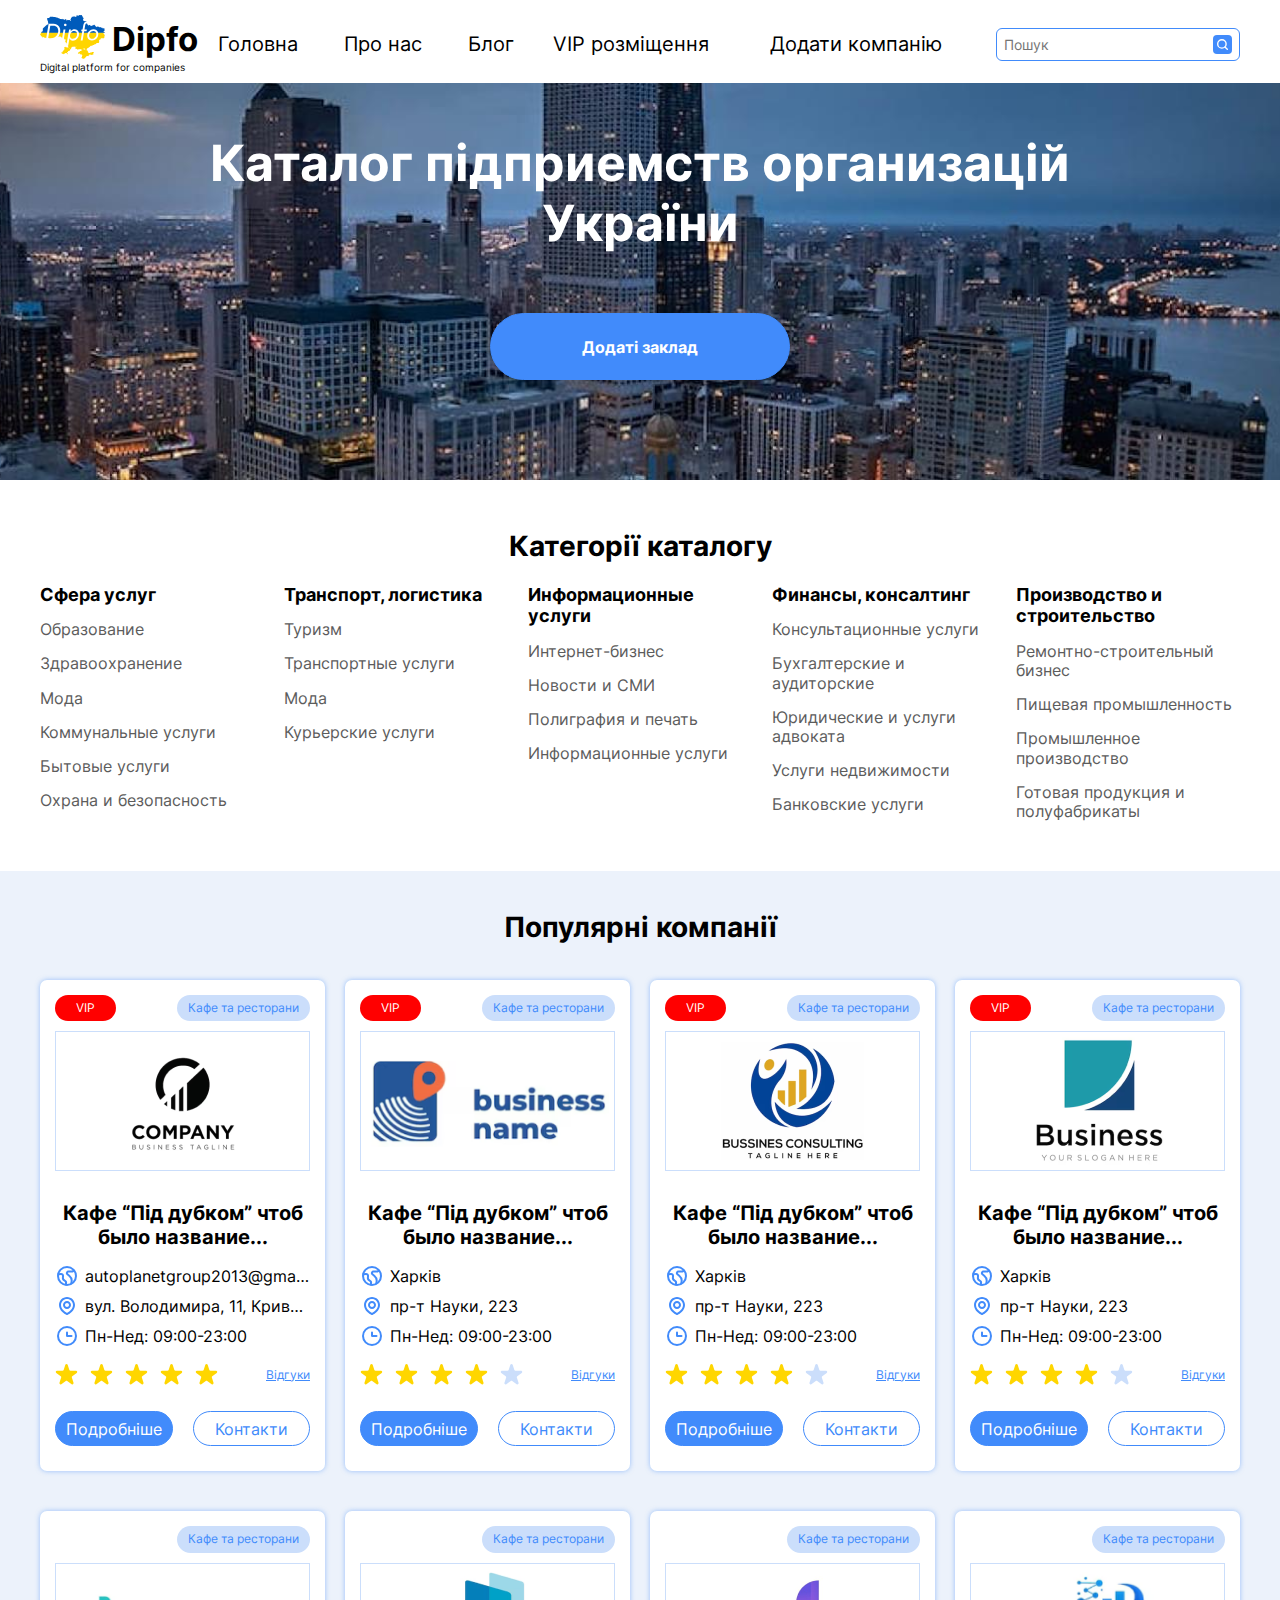
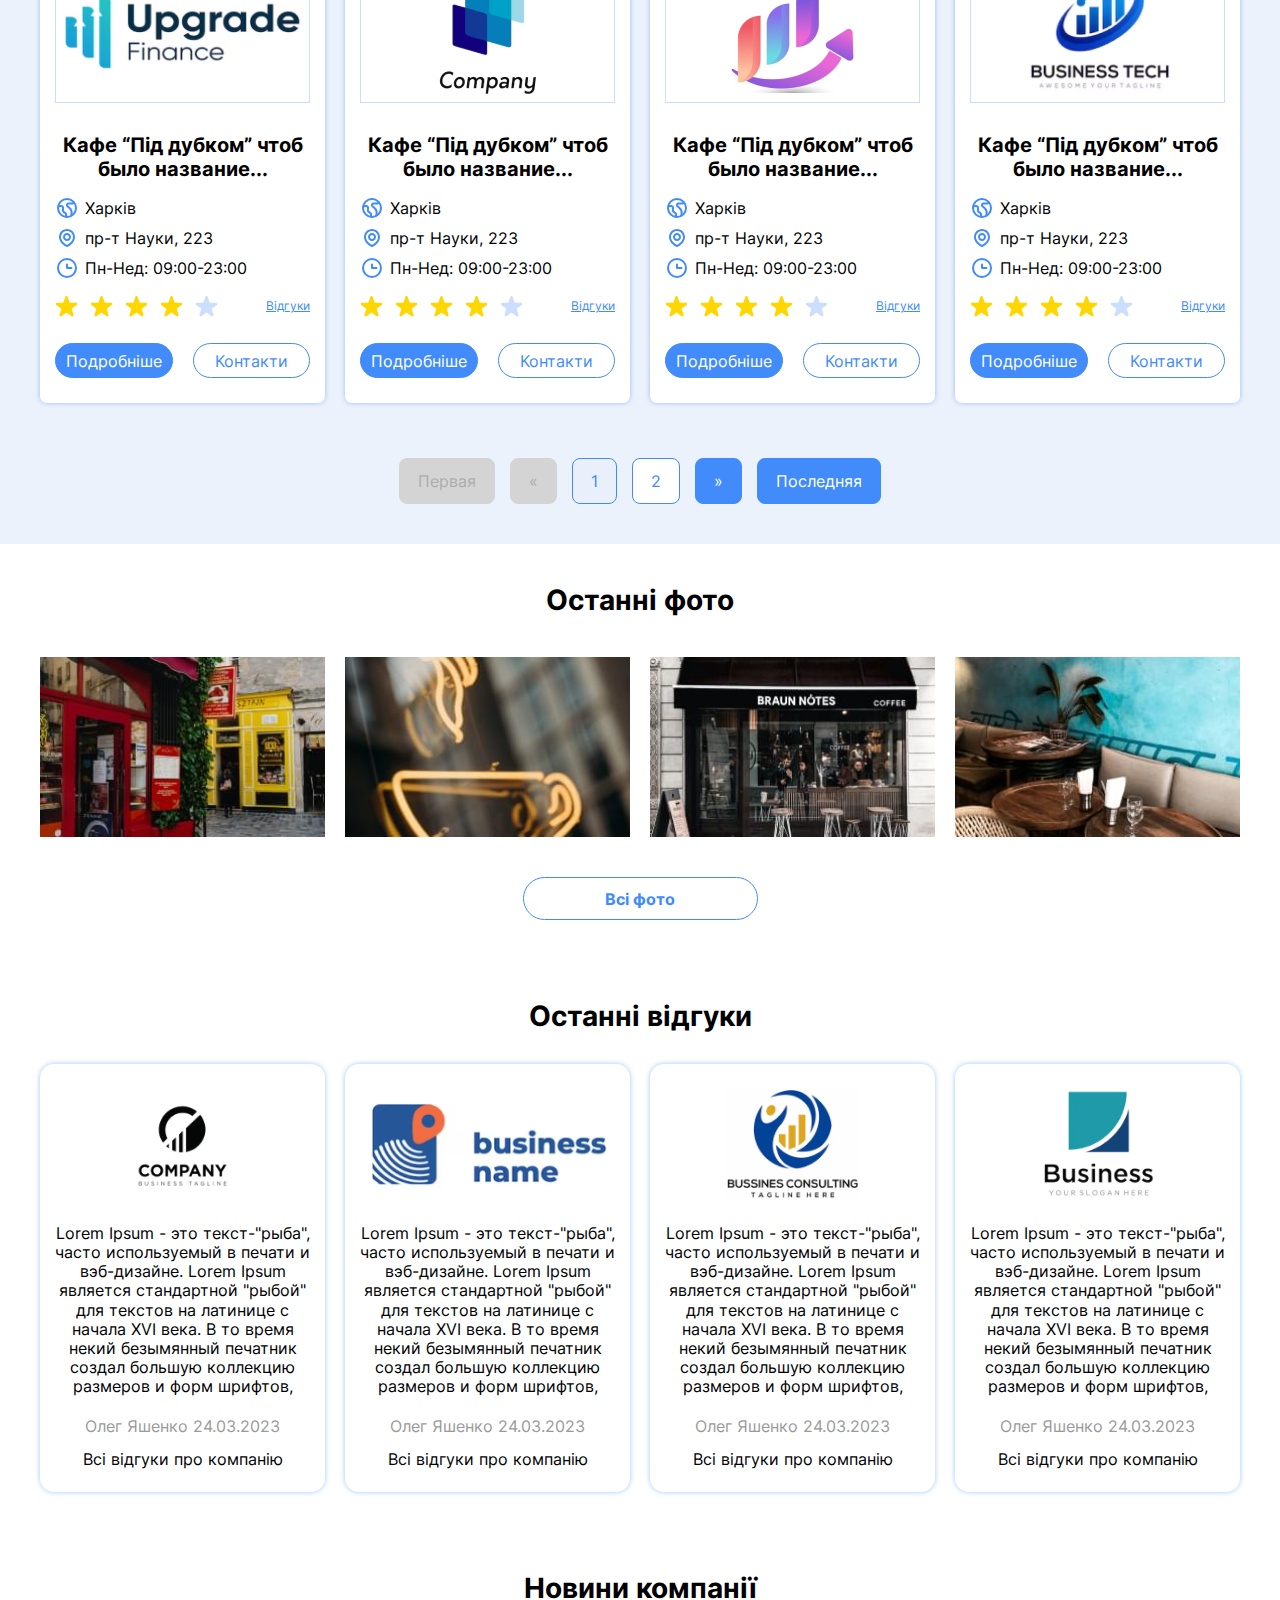
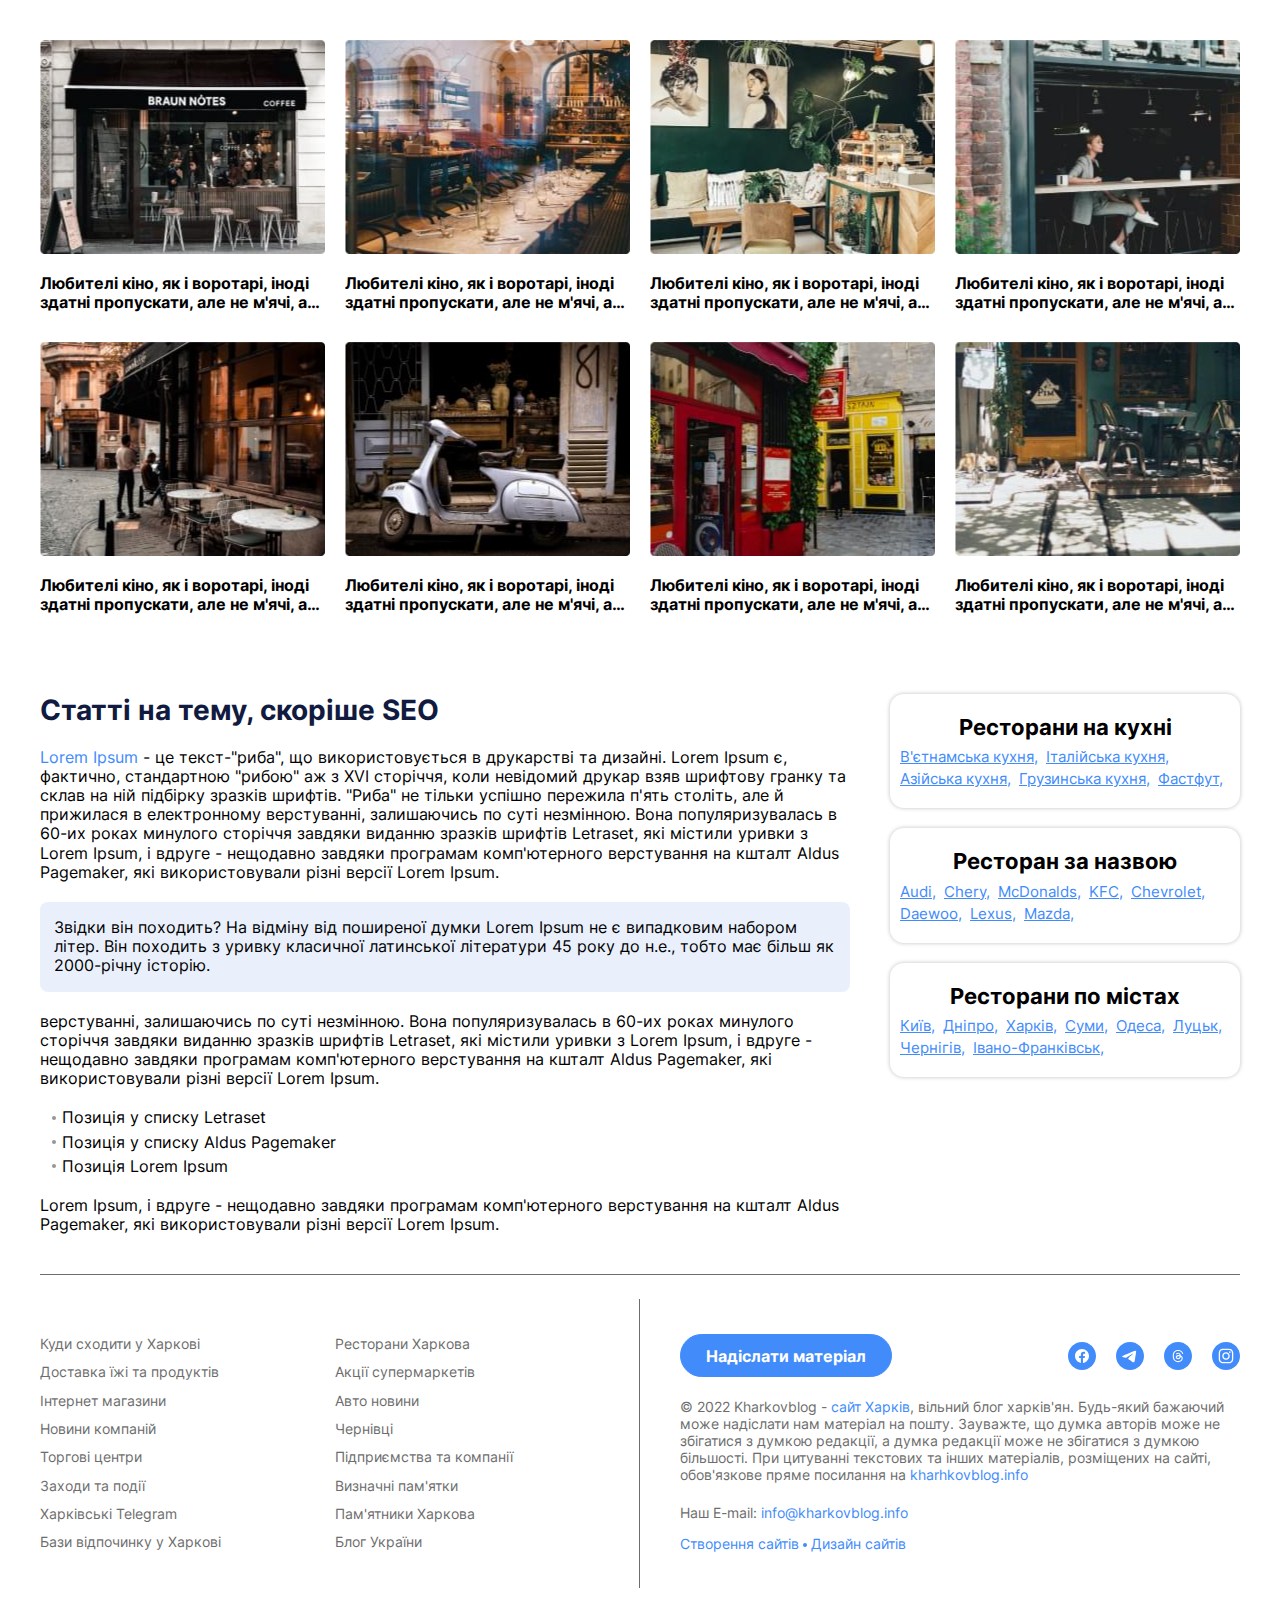
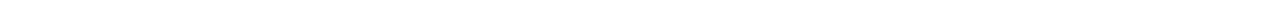
<file: index.html>
<!DOCTYPE html>
<html lang="en">

<head>
	<title>Dipfo</title>
	<meta charset="UTF-8">
	<meta name="format-detection" content="telephone=no">
	<!-- <style>body{opacity: 0;}</style> -->
	<link rel="stylesheet" href="css/style.min.css?_v=20240203013232">
	<link rel="shortcut icon" href="favicon.ico">
	<!-- <meta name="robots" content="noindex, nofollow"> -->
	<meta name="viewport" content="width=device-width, initial-scale=1.0, maximum-scale=1.0, user-scalable=0">
</head>

<body>
	<div class="wrapper">
		<header class="header">
			<div class="_container">
				<div class="icon-menu">
					<span></span>
				</div>

				<a href="index.html" class="header__logo">
					<span class="header__logo-row">
						<img src="img/logo.svg" alt="Fansipan"> Dipfo
					</span>
					<span class="header__logo-text">Digital platform for companies</span>
				</a>

				<ul class="header__menu">
					<li class="header__menu-item">
						<a href="catalog.html" class="header__menu-link">Головна</a>
					</li>
					<li class="header__menu-item">
						<a href="news.html" class="header__menu-link">Про нас</a>
					</li>
					<li class="header__menu-item">
						<a href="post-article.html" class="header__menu-link">Блог</a>
					</li>
					<li class="header__menu-item">
						<a href="#" class="header__menu-link">VIP розміщення</a>
					</li>
					<li class="header__menu-item">
						<a href="#" class="header__menu-link">Додати компанію</a>
					</li>
				</ul>

				<div class="header__search">
					<input type="text" placeholder="Пошук" name="search" autocomplete="off" class="header__search-input">
					<div class="header__search-icon-desc">
						<img src="img/icon/search-button.svg" alt="">
					</div>
				</div>

				<div class="header__search-icon">
					<img src="img/icon/search-button.svg" alt="">
				</div>

				<div class="header__search-mobile">
					<img class="header__search-mobile-icon" src="img/icon/search-icon.svg" alt="">
					<div class="header__search-mobile-input">
						<input type="text" placeholder="Пошук" name="search" autocomplete="off">
					</div>
					<img src="img/icon/close-icon.svg" class="header__search-hide" alt="">
				</div>
			</div>
		</header>

		<div class="menu">
			<div class="menu__content">
				<nav class="menu__body">
					<a href="catalog.html" class="menu__link">Головна</a>
					<a href="news.html" class="menu__link">Про нас</a>
					<a href="post-article.html" class="menu__link">Блог</a>
					<a href="#" class="menu__link">VIP розміщення</a>
					<a href="#" class="menu__link">Додати компанію</a>
				</nav>

				<div class="menu__socials">
					<a href="#" class="menu__social">
						<img src="img/icon/main-facebook.svg" alt="">
					</a>
					<a href="#" class="menu__social">
						<img src="img/icon/main-telegram.svg" alt="">
					</a>
					<a href="#" class="menu__social">
						<img src="img/icon/main-twitter.svg" alt="">
					</a>
					<a href="#" class="menu__social">
						<img src="img/icon/main-instagram.svg" alt="">
					</a>
				</div>

				<div class="menu__footer">
					Наш E-mail:
					<a href="#">info@kharkovblog.info</a>
				</div>
			</div>
		</div>
		<main class="page">
			<div class="main">
				<div class="_container">
					<div class="main__title">Каталог підприемств организацій України</div>

					<button class="main__button button dark">Додаті заклад</button>
				</div>
			</div>

			<div class="category-catalog">
				<div class="_container">
					<div class="category-catalog__title section-title">Категорії каталогу</div>

					<div class="category-catalog__body">
						<div class="category-catalog__item">
							<div class="category-catalog__item-title">Сфера услуг</div>

							<ul class="category-catalog__list">
								<li class="category-catalog__list-item">Образование</li>
								<li class="category-catalog__list-item">Здравоохранение</li>
								<li class="category-catalog__list-item">Мода</li>
								<li class="category-catalog__list-item">Коммунальные услуги</li>
								<li class="category-catalog__list-item">Бытовые услуги</li>
								<li class="category-catalog__list-item">Охрана и безопасность</li>
							</ul>
						</div>

						<div class="category-catalog__item">
							<div class="category-catalog__item-title">Транспорт, логистика</div>

							<ul class="category-catalog__list">
								<li class="category-catalog__list-item">Туризм</li>
								<li class="category-catalog__list-item">Транспортные услуги</li>
								<li class="category-catalog__list-item">Мода</li>
								<li class="category-catalog__list-item">Курьерские услуги</li>
							</ul>
						</div>

						<div class="category-catalog__item">
							<div class="category-catalog__item-title">Информационные услуги</div>

							<ul class="category-catalog__list">
								<li class="category-catalog__list-item">Интернет-бизнес</li>
								<li class="category-catalog__list-item">Новости и СМИ</li>
								<li class="category-catalog__list-item">Полиграфия и печать</li>
								<li class="category-catalog__list-item">Информационные услуги</li>
							</ul>
						</div>

						<div class="category-catalog__item">
							<div class="category-catalog__item-title">Финансы, консалтинг</div>

							<ul class="category-catalog__list">
								<li class="category-catalog__list-item">Консультационные услуги</li>
								<li class="category-catalog__list-item">Бухгалтерские и аудиторские</li>
								<li class="category-catalog__list-item">Юридические и услуги адвоката</li>
								<li class="category-catalog__list-item">Услуги недвижимости</li>
								<li class="category-catalog__list-item">Банковские услуги</li>
							</ul>
						</div>

						<div class="category-catalog__item">
							<div class="category-catalog__item-title">Производство и строительство</div>

							<ul class="category-catalog__list">
								<li class="category-catalog__list-item">Ремонтно-строительный бизнес</li>
								<li class="category-catalog__list-item">Пищевая промышленность</li>
								<li class="category-catalog__list-item">Промышленное производство</li>
								<li class="category-catalog__list-item">Готовая продукция и полуфабрикаты</li>
							</ul>
						</div>
					</div>
				</div>
			</div>

			<div class="catalog main-page">
				<div class="_container">
					<div class="catalog__title section-title">Популярні компанії</div>

					<div class="catalog__body">
						<div class="catalog__item item-catalog">
							<div class="item-catalog__wrapper">
								<div class="item-catalog__header">
									<div class="item-catalog__vip">vip</div>
									<div class="item-catalog__category">Кафе та ресторани</div>
								</div>

								<a href="product.html" class="item-catalog__image">
									<img src="img/brand/brand01.png" alt="">
								</a>

								<a href="product.html" class="item-catalog__title">Кафе “Під дубком” чтоб было название...</a>

								<ul class="item-catalog__list">
									<li class="item-catalog__item">
										<img src="img/icon/world.svg" alt="" class="item-catalog__item-icon">
										<span class="item-catalog__item-context">autoplanetgroup2013@gmail.com</span>
									</li>

									<li class="item-catalog__item">
										<img src="img/icon/marker.svg" alt="" class="item-catalog__item-icon">
										<span class="item-catalog__item-context">вул. Володимира, 11, Кривий Ріг, Дніпровська обл.</span>
									</li>

									<li class="item-catalog__item">
										<img src="img/icon/time.svg" alt="" class="item-catalog__item-icon">
										<span class="item-catalog__item-context">Пн-Нед: 09:00-23:00</span>
									</li>

									<li class="item-catalog__item item-info">
										<img src="img/icon/phone.svg" alt="" class="item-catalog__item-icon">
										<a href="#" class="item-catalog__item-context link">Телефон</a>
									</li>
									<li class="item-catalog__item item-info">
										<img src="img/icon/telegram.svg" alt="" class="item-catalog__item-icon">
										<a href="#" class="item-catalog__item-context link">Телеграм</a>
									</li>
									<li class="item-catalog__item item-info">
										<img src="img/icon/instagram.svg" alt="" class="item-catalog__item-icon">
										<a href="#" class="item-catalog__item-context link">Інстаграм</a>
									</li>
									<li class="item-catalog__item item-info">
										<img src="img/icon/facebook.svg" alt="" class="item-catalog__item-icon">
										<a href="#" class="item-catalog__item-context link">Фейсбук</a>
									</li>
									<li class="item-catalog__item item-info">
										<img src="img/icon/viber.svg" alt="" class="item-catalog__item-icon">
										<a href="#" class="item-catalog__item-context link">Вайбер</a>
									</li>
									<li class="item-catalog__item item-info">
										<img src="img/icon/website.svg" alt="" class="item-catalog__item-icon">
										<a href="#" class="item-catalog__item-context link">Prokopenko.Ivan2000@gmail.com</a>
									</li>
								</ul>

								<div class="item-catalog__feedback">
									<div class="item-catalog__rate rate5">
										<svg width="19" height="18" viewBox="0 0 19 18" fill="none" xmlns="http://www.w3.org/2000/svg">
											<path d="M8.54894 0.927051C8.8483 0.00574017 10.1517 0.00573993 10.4511 0.927051L11.8574 5.25532C11.9913 5.66734 12.3752 5.9463 12.8085 5.9463H17.3595C18.3282 5.9463 18.731 7.18592 17.9473 7.75532L14.2654 10.4303C13.9149 10.685 13.7683 11.1364 13.9021 11.5484L15.3085 15.8766C15.6078 16.798 14.5533 17.5641 13.7696 16.9947L10.0878 14.3197C9.7373 14.065 9.2627 14.065 8.91221 14.3197L5.23037 16.9947C4.44665 17.5641 3.39217 16.798 3.69153 15.8766L5.09787 11.5484C5.23174 11.1364 5.08508 10.685 4.7346 10.4303L1.05275 7.75532C0.269035 7.18592 0.67181 5.9463 1.64053 5.9463H6.19155C6.62477 5.9463 7.00873 5.66734 7.1426 5.25532L8.54894 0.927051Z" />
										</svg>
										<svg width="19" height="18" viewBox="0 0 19 18" fill="none" xmlns="http://www.w3.org/2000/svg">
											<path d="M8.54894 0.927051C8.8483 0.00574017 10.1517 0.00573993 10.4511 0.927051L11.8574 5.25532C11.9913 5.66734 12.3752 5.9463 12.8085 5.9463H17.3595C18.3282 5.9463 18.731 7.18592 17.9473 7.75532L14.2654 10.4303C13.9149 10.685 13.7683 11.1364 13.9021 11.5484L15.3085 15.8766C15.6078 16.798 14.5533 17.5641 13.7696 16.9947L10.0878 14.3197C9.7373 14.065 9.2627 14.065 8.91221 14.3197L5.23037 16.9947C4.44665 17.5641 3.39217 16.798 3.69153 15.8766L5.09787 11.5484C5.23174 11.1364 5.08508 10.685 4.7346 10.4303L1.05275 7.75532C0.269035 7.18592 0.67181 5.9463 1.64053 5.9463H6.19155C6.62477 5.9463 7.00873 5.66734 7.1426 5.25532L8.54894 0.927051Z" />
										</svg>
										<svg width="19" height="18" viewBox="0 0 19 18" fill="none" xmlns="http://www.w3.org/2000/svg">
											<path d="M8.54894 0.927051C8.8483 0.00574017 10.1517 0.00573993 10.4511 0.927051L11.8574 5.25532C11.9913 5.66734 12.3752 5.9463 12.8085 5.9463H17.3595C18.3282 5.9463 18.731 7.18592 17.9473 7.75532L14.2654 10.4303C13.9149 10.685 13.7683 11.1364 13.9021 11.5484L15.3085 15.8766C15.6078 16.798 14.5533 17.5641 13.7696 16.9947L10.0878 14.3197C9.7373 14.065 9.2627 14.065 8.91221 14.3197L5.23037 16.9947C4.44665 17.5641 3.39217 16.798 3.69153 15.8766L5.09787 11.5484C5.23174 11.1364 5.08508 10.685 4.7346 10.4303L1.05275 7.75532C0.269035 7.18592 0.67181 5.9463 1.64053 5.9463H6.19155C6.62477 5.9463 7.00873 5.66734 7.1426 5.25532L8.54894 0.927051Z" />
										</svg>
										<svg width="19" height="18" viewBox="0 0 19 18" fill="none" xmlns="http://www.w3.org/2000/svg">
											<path d="M8.54894 0.927051C8.8483 0.00574017 10.1517 0.00573993 10.4511 0.927051L11.8574 5.25532C11.9913 5.66734 12.3752 5.9463 12.8085 5.9463H17.3595C18.3282 5.9463 18.731 7.18592 17.9473 7.75532L14.2654 10.4303C13.9149 10.685 13.7683 11.1364 13.9021 11.5484L15.3085 15.8766C15.6078 16.798 14.5533 17.5641 13.7696 16.9947L10.0878 14.3197C9.7373 14.065 9.2627 14.065 8.91221 14.3197L5.23037 16.9947C4.44665 17.5641 3.39217 16.798 3.69153 15.8766L5.09787 11.5484C5.23174 11.1364 5.08508 10.685 4.7346 10.4303L1.05275 7.75532C0.269035 7.18592 0.67181 5.9463 1.64053 5.9463H6.19155C6.62477 5.9463 7.00873 5.66734 7.1426 5.25532L8.54894 0.927051Z" />
										</svg>
										<svg width="19" height="18" viewBox="0 0 19 18" fill="none" xmlns="http://www.w3.org/2000/svg">
											<path d="M8.54894 0.927051C8.8483 0.00574017 10.1517 0.00573993 10.4511 0.927051L11.8574 5.25532C11.9913 5.66734 12.3752 5.9463 12.8085 5.9463H17.3595C18.3282 5.9463 18.731 7.18592 17.9473 7.75532L14.2654 10.4303C13.9149 10.685 13.7683 11.1364 13.9021 11.5484L15.3085 15.8766C15.6078 16.798 14.5533 17.5641 13.7696 16.9947L10.0878 14.3197C9.7373 14.065 9.2627 14.065 8.91221 14.3197L5.23037 16.9947C4.44665 17.5641 3.39217 16.798 3.69153 15.8766L5.09787 11.5484C5.23174 11.1364 5.08508 10.685 4.7346 10.4303L1.05275 7.75532C0.269035 7.18592 0.67181 5.9463 1.64053 5.9463H6.19155C6.62477 5.9463 7.00873 5.66734 7.1426 5.25532L8.54894 0.927051Z" />
										</svg>
									</div>

									<a href="#" class="item-catalog__feedback-link">Відгуки</a>
								</div>

								<div class="item-catalog__footer">
									<a href="product.html" class="item-catalog__button button dark">Подробніше</a>

									<button class="item-catalog__button item-catalog__button-contact button">Контакти</button>
								</div>
							</div>
						</div>

						<div class="catalog__item item-catalog">
							<div class="item-catalog__wrapper">
								<div class="item-catalog__header">
									<div class="item-catalog__vip">vip</div>
									<div class="item-catalog__category">Кафе та ресторани</div>
								</div>

								<a href="#" class="item-catalog__image">
									<img src="img/brand/brand02.png" alt="">
								</a>

								<a href="#" class="item-catalog__title">Кафе “Під дубком” чтоб было название...</a>

								<ul class="item-catalog__list">
									<li class="item-catalog__item">
										<img src="img/icon/world.svg" alt="">
										<span>Харків</span>
									</li>

									<li class="item-catalog__item">
										<img src="img/icon/marker.svg" alt="">
										<span>пр-т Науки, 223</span>
									</li>

									<li class="item-catalog__item">
										<img src="img/icon/time.svg" alt="">
										<span>Пн-Нед: 09:00-23:00</span>
									</li>

									<li class="item-catalog__item item-info">
										<img src="img/icon/phone.svg" alt="" class="item-catalog__item-icon">
										<a href="#" class="item-catalog__item-context link">Телефон</a>
									</li>
									<li class="item-catalog__item item-info">
										<img src="img/icon/telegram.svg" alt="" class="item-catalog__item-icon">
										<a href="#" class="item-catalog__item-context link">Телеграм</a>
									</li>
									<li class="item-catalog__item item-info">
										<img src="img/icon/instagram.svg" alt="" class="item-catalog__item-icon">
										<a href="#" class="item-catalog__item-context link">Інстаграм</a>
									</li>
									<li class="item-catalog__item item-info">
										<img src="img/icon/facebook.svg" alt="" class="item-catalog__item-icon">
										<a href="#" class="item-catalog__item-context link">Фейсбук</a>
									</li>
									<li class="item-catalog__item item-info">
										<img src="img/icon/viber.svg" alt="" class="item-catalog__item-icon">
										<a href="#" class="item-catalog__item-context link">Вайбер</a>
									</li>
									<li class="item-catalog__item item-info">
										<img src="img/icon/website.svg" alt="" class="item-catalog__item-icon">
										<a href="#" class="item-catalog__item-context link">Сайт</a>
									</li>
								</ul>

								<div class="item-catalog__feedback">
									<div class="item-catalog__rate rate4">
										<svg width="19" height="18" viewBox="0 0 19 18" fill="none" xmlns="http://www.w3.org/2000/svg">
											<path d="M8.54894 0.927051C8.8483 0.00574017 10.1517 0.00573993 10.4511 0.927051L11.8574 5.25532C11.9913 5.66734 12.3752 5.9463 12.8085 5.9463H17.3595C18.3282 5.9463 18.731 7.18592 17.9473 7.75532L14.2654 10.4303C13.9149 10.685 13.7683 11.1364 13.9021 11.5484L15.3085 15.8766C15.6078 16.798 14.5533 17.5641 13.7696 16.9947L10.0878 14.3197C9.7373 14.065 9.2627 14.065 8.91221 14.3197L5.23037 16.9947C4.44665 17.5641 3.39217 16.798 3.69153 15.8766L5.09787 11.5484C5.23174 11.1364 5.08508 10.685 4.7346 10.4303L1.05275 7.75532C0.269035 7.18592 0.67181 5.9463 1.64053 5.9463H6.19155C6.62477 5.9463 7.00873 5.66734 7.1426 5.25532L8.54894 0.927051Z" />
										</svg>
										<svg width="19" height="18" viewBox="0 0 19 18" fill="none" xmlns="http://www.w3.org/2000/svg">
											<path d="M8.54894 0.927051C8.8483 0.00574017 10.1517 0.00573993 10.4511 0.927051L11.8574 5.25532C11.9913 5.66734 12.3752 5.9463 12.8085 5.9463H17.3595C18.3282 5.9463 18.731 7.18592 17.9473 7.75532L14.2654 10.4303C13.9149 10.685 13.7683 11.1364 13.9021 11.5484L15.3085 15.8766C15.6078 16.798 14.5533 17.5641 13.7696 16.9947L10.0878 14.3197C9.7373 14.065 9.2627 14.065 8.91221 14.3197L5.23037 16.9947C4.44665 17.5641 3.39217 16.798 3.69153 15.8766L5.09787 11.5484C5.23174 11.1364 5.08508 10.685 4.7346 10.4303L1.05275 7.75532C0.269035 7.18592 0.67181 5.9463 1.64053 5.9463H6.19155C6.62477 5.9463 7.00873 5.66734 7.1426 5.25532L8.54894 0.927051Z" />
										</svg>
										<svg width="19" height="18" viewBox="0 0 19 18" fill="none" xmlns="http://www.w3.org/2000/svg">
											<path d="M8.54894 0.927051C8.8483 0.00574017 10.1517 0.00573993 10.4511 0.927051L11.8574 5.25532C11.9913 5.66734 12.3752 5.9463 12.8085 5.9463H17.3595C18.3282 5.9463 18.731 7.18592 17.9473 7.75532L14.2654 10.4303C13.9149 10.685 13.7683 11.1364 13.9021 11.5484L15.3085 15.8766C15.6078 16.798 14.5533 17.5641 13.7696 16.9947L10.0878 14.3197C9.7373 14.065 9.2627 14.065 8.91221 14.3197L5.23037 16.9947C4.44665 17.5641 3.39217 16.798 3.69153 15.8766L5.09787 11.5484C5.23174 11.1364 5.08508 10.685 4.7346 10.4303L1.05275 7.75532C0.269035 7.18592 0.67181 5.9463 1.64053 5.9463H6.19155C6.62477 5.9463 7.00873 5.66734 7.1426 5.25532L8.54894 0.927051Z" />
										</svg>
										<svg width="19" height="18" viewBox="0 0 19 18" fill="none" xmlns="http://www.w3.org/2000/svg">
											<path d="M8.54894 0.927051C8.8483 0.00574017 10.1517 0.00573993 10.4511 0.927051L11.8574 5.25532C11.9913 5.66734 12.3752 5.9463 12.8085 5.9463H17.3595C18.3282 5.9463 18.731 7.18592 17.9473 7.75532L14.2654 10.4303C13.9149 10.685 13.7683 11.1364 13.9021 11.5484L15.3085 15.8766C15.6078 16.798 14.5533 17.5641 13.7696 16.9947L10.0878 14.3197C9.7373 14.065 9.2627 14.065 8.91221 14.3197L5.23037 16.9947C4.44665 17.5641 3.39217 16.798 3.69153 15.8766L5.09787 11.5484C5.23174 11.1364 5.08508 10.685 4.7346 10.4303L1.05275 7.75532C0.269035 7.18592 0.67181 5.9463 1.64053 5.9463H6.19155C6.62477 5.9463 7.00873 5.66734 7.1426 5.25532L8.54894 0.927051Z" />
										</svg>
										<svg width="19" height="18" viewBox="0 0 19 18" fill="none" xmlns="http://www.w3.org/2000/svg">
											<path d="M8.54894 0.927051C8.8483 0.00574017 10.1517 0.00573993 10.4511 0.927051L11.8574 5.25532C11.9913 5.66734 12.3752 5.9463 12.8085 5.9463H17.3595C18.3282 5.9463 18.731 7.18592 17.9473 7.75532L14.2654 10.4303C13.9149 10.685 13.7683 11.1364 13.9021 11.5484L15.3085 15.8766C15.6078 16.798 14.5533 17.5641 13.7696 16.9947L10.0878 14.3197C9.7373 14.065 9.2627 14.065 8.91221 14.3197L5.23037 16.9947C4.44665 17.5641 3.39217 16.798 3.69153 15.8766L5.09787 11.5484C5.23174 11.1364 5.08508 10.685 4.7346 10.4303L1.05275 7.75532C0.269035 7.18592 0.67181 5.9463 1.64053 5.9463H6.19155C6.62477 5.9463 7.00873 5.66734 7.1426 5.25532L8.54894 0.927051Z" />
										</svg>
									</div>

									<a href="#" class="item-catalog__feedback-link">Відгуки</a>
								</div>

								<div class="item-catalog__footer">
									<a href="product.html" class="item-catalog__button button dark">Подробніше</a>

									<button class="item-catalog__button item-catalog__button-contact button">Контакти</button>
								</div>
							</div>
						</div>

						<div class="catalog__item item-catalog">
							<div class="item-catalog__wrapper">
								<div class="item-catalog__header">
									<div class="item-catalog__vip">vip</div>
									<div class="item-catalog__category">Кафе та ресторани</div>
								</div>

								<a href="#" class="item-catalog__image">
									<img src="img/brand/brand03.png" alt="">
								</a>

								<a href="#" class="item-catalog__title">Кафе “Під дубком” чтоб было название...</a>

								<ul class="item-catalog__list">
									<li class="item-catalog__item">
										<img src="img/icon/world.svg" alt="">
										<span>Харків</span>
									</li>

									<li class="item-catalog__item">
										<img src="img/icon/marker.svg" alt="">
										<span>пр-т Науки, 223</span>
									</li>

									<li class="item-catalog__item">
										<img src="img/icon/time.svg" alt="">
										<span>Пн-Нед: 09:00-23:00</span>
									</li>

									<li class="item-catalog__item item-info">
										<img src="img/icon/phone.svg" alt="" class="item-catalog__item-icon">
										<a href="#" class="item-catalog__item-context link">Телефон</a>
									</li>
									<li class="item-catalog__item item-info">
										<img src="img/icon/telegram.svg" alt="" class="item-catalog__item-icon">
										<a href="#" class="item-catalog__item-context link">Телеграм</a>
									</li>
									<li class="item-catalog__item item-info">
										<img src="img/icon/instagram.svg" alt="" class="item-catalog__item-icon">
										<a href="#" class="item-catalog__item-context link">Інстаграм</a>
									</li>
									<li class="item-catalog__item item-info">
										<img src="img/icon/facebook.svg" alt="" class="item-catalog__item-icon">
										<a href="#" class="item-catalog__item-context link">Фейсбук</a>
									</li>
									<li class="item-catalog__item item-info">
										<img src="img/icon/viber.svg" alt="" class="item-catalog__item-icon">
										<a href="#" class="item-catalog__item-context link">Вайбер</a>
									</li>
									<li class="item-catalog__item item-info">
										<img src="img/icon/website.svg" alt="" class="item-catalog__item-icon">
										<a href="#" class="item-catalog__item-context link">Сайт</a>
									</li>
								</ul>

								<div class="item-catalog__feedback">
									<div class="item-catalog__rate rate4">
										<svg width="19" height="18" viewBox="0 0 19 18" fill="none" xmlns="http://www.w3.org/2000/svg">
											<path d="M8.54894 0.927051C8.8483 0.00574017 10.1517 0.00573993 10.4511 0.927051L11.8574 5.25532C11.9913 5.66734 12.3752 5.9463 12.8085 5.9463H17.3595C18.3282 5.9463 18.731 7.18592 17.9473 7.75532L14.2654 10.4303C13.9149 10.685 13.7683 11.1364 13.9021 11.5484L15.3085 15.8766C15.6078 16.798 14.5533 17.5641 13.7696 16.9947L10.0878 14.3197C9.7373 14.065 9.2627 14.065 8.91221 14.3197L5.23037 16.9947C4.44665 17.5641 3.39217 16.798 3.69153 15.8766L5.09787 11.5484C5.23174 11.1364 5.08508 10.685 4.7346 10.4303L1.05275 7.75532C0.269035 7.18592 0.67181 5.9463 1.64053 5.9463H6.19155C6.62477 5.9463 7.00873 5.66734 7.1426 5.25532L8.54894 0.927051Z" />
										</svg>
										<svg width="19" height="18" viewBox="0 0 19 18" fill="none" xmlns="http://www.w3.org/2000/svg">
											<path d="M8.54894 0.927051C8.8483 0.00574017 10.1517 0.00573993 10.4511 0.927051L11.8574 5.25532C11.9913 5.66734 12.3752 5.9463 12.8085 5.9463H17.3595C18.3282 5.9463 18.731 7.18592 17.9473 7.75532L14.2654 10.4303C13.9149 10.685 13.7683 11.1364 13.9021 11.5484L15.3085 15.8766C15.6078 16.798 14.5533 17.5641 13.7696 16.9947L10.0878 14.3197C9.7373 14.065 9.2627 14.065 8.91221 14.3197L5.23037 16.9947C4.44665 17.5641 3.39217 16.798 3.69153 15.8766L5.09787 11.5484C5.23174 11.1364 5.08508 10.685 4.7346 10.4303L1.05275 7.75532C0.269035 7.18592 0.67181 5.9463 1.64053 5.9463H6.19155C6.62477 5.9463 7.00873 5.66734 7.1426 5.25532L8.54894 0.927051Z" />
										</svg>
										<svg width="19" height="18" viewBox="0 0 19 18" fill="none" xmlns="http://www.w3.org/2000/svg">
											<path d="M8.54894 0.927051C8.8483 0.00574017 10.1517 0.00573993 10.4511 0.927051L11.8574 5.25532C11.9913 5.66734 12.3752 5.9463 12.8085 5.9463H17.3595C18.3282 5.9463 18.731 7.18592 17.9473 7.75532L14.2654 10.4303C13.9149 10.685 13.7683 11.1364 13.9021 11.5484L15.3085 15.8766C15.6078 16.798 14.5533 17.5641 13.7696 16.9947L10.0878 14.3197C9.7373 14.065 9.2627 14.065 8.91221 14.3197L5.23037 16.9947C4.44665 17.5641 3.39217 16.798 3.69153 15.8766L5.09787 11.5484C5.23174 11.1364 5.08508 10.685 4.7346 10.4303L1.05275 7.75532C0.269035 7.18592 0.67181 5.9463 1.64053 5.9463H6.19155C6.62477 5.9463 7.00873 5.66734 7.1426 5.25532L8.54894 0.927051Z" />
										</svg>
										<svg width="19" height="18" viewBox="0 0 19 18" fill="none" xmlns="http://www.w3.org/2000/svg">
											<path d="M8.54894 0.927051C8.8483 0.00574017 10.1517 0.00573993 10.4511 0.927051L11.8574 5.25532C11.9913 5.66734 12.3752 5.9463 12.8085 5.9463H17.3595C18.3282 5.9463 18.731 7.18592 17.9473 7.75532L14.2654 10.4303C13.9149 10.685 13.7683 11.1364 13.9021 11.5484L15.3085 15.8766C15.6078 16.798 14.5533 17.5641 13.7696 16.9947L10.0878 14.3197C9.7373 14.065 9.2627 14.065 8.91221 14.3197L5.23037 16.9947C4.44665 17.5641 3.39217 16.798 3.69153 15.8766L5.09787 11.5484C5.23174 11.1364 5.08508 10.685 4.7346 10.4303L1.05275 7.75532C0.269035 7.18592 0.67181 5.9463 1.64053 5.9463H6.19155C6.62477 5.9463 7.00873 5.66734 7.1426 5.25532L8.54894 0.927051Z" />
										</svg>
										<svg width="19" height="18" viewBox="0 0 19 18" fill="none" xmlns="http://www.w3.org/2000/svg">
											<path d="M8.54894 0.927051C8.8483 0.00574017 10.1517 0.00573993 10.4511 0.927051L11.8574 5.25532C11.9913 5.66734 12.3752 5.9463 12.8085 5.9463H17.3595C18.3282 5.9463 18.731 7.18592 17.9473 7.75532L14.2654 10.4303C13.9149 10.685 13.7683 11.1364 13.9021 11.5484L15.3085 15.8766C15.6078 16.798 14.5533 17.5641 13.7696 16.9947L10.0878 14.3197C9.7373 14.065 9.2627 14.065 8.91221 14.3197L5.23037 16.9947C4.44665 17.5641 3.39217 16.798 3.69153 15.8766L5.09787 11.5484C5.23174 11.1364 5.08508 10.685 4.7346 10.4303L1.05275 7.75532C0.269035 7.18592 0.67181 5.9463 1.64053 5.9463H6.19155C6.62477 5.9463 7.00873 5.66734 7.1426 5.25532L8.54894 0.927051Z" />
										</svg>
									</div>

									<a href="#" class="item-catalog__feedback-link">Відгуки</a>
								</div>

								<div class="item-catalog__footer">
									<a href="product.html" class="item-catalog__button button dark">Подробніше</a>

									<button class="item-catalog__button item-catalog__button-contact button">Контакти</button>
								</div>
							</div>
						</div>

						<div class="catalog__item item-catalog">
							<div class="item-catalog__wrapper">
								<div class="item-catalog__header">
									<div class="item-catalog__vip">vip</div>
									<div class="item-catalog__category">Кафе та ресторани</div>
								</div>

								<a href="#" class="item-catalog__image">
									<img src="img/brand/brand04.png" alt="">
								</a>

								<a href="#" class="item-catalog__title">Кафе “Під дубком” чтоб было название...</a>

								<ul class="item-catalog__list">
									<li class="item-catalog__item">
										<img src="img/icon/world.svg" alt="">
										<span>Харків</span>
									</li>

									<li class="item-catalog__item">
										<img src="img/icon/marker.svg" alt="">
										<span>пр-т Науки, 223</span>
									</li>

									<li class="item-catalog__item">
										<img src="img/icon/time.svg" alt="">
										<span>Пн-Нед: 09:00-23:00</span>
									</li>

									<li class="item-catalog__item item-info">
										<img src="img/icon/phone.svg" alt="" class="item-catalog__item-icon">
										<a href="#" class="item-catalog__item-context link">Телефон</a>
									</li>
									<li class="item-catalog__item item-info">
										<img src="img/icon/telegram.svg" alt="" class="item-catalog__item-icon">
										<a href="#" class="item-catalog__item-context link">Телеграм</a>
									</li>
									<li class="item-catalog__item item-info">
										<img src="img/icon/instagram.svg" alt="" class="item-catalog__item-icon">
										<a href="#" class="item-catalog__item-context link">Інстаграм</a>
									</li>
									<li class="item-catalog__item item-info">
										<img src="img/icon/facebook.svg" alt="" class="item-catalog__item-icon">
										<a href="#" class="item-catalog__item-context link">Фейсбук</a>
									</li>
									<li class="item-catalog__item item-info">
										<img src="img/icon/viber.svg" alt="" class="item-catalog__item-icon">
										<a href="#" class="item-catalog__item-context link">Вайбер</a>
									</li>
									<li class="item-catalog__item item-info">
										<img src="img/icon/website.svg" alt="" class="item-catalog__item-icon">
										<a href="#" class="item-catalog__item-context link">Сайт</a>
									</li>
								</ul>

								<div class="item-catalog__feedback">
									<div class="item-catalog__rate rate4">
										<svg width="19" height="18" viewBox="0 0 19 18" fill="none" xmlns="http://www.w3.org/2000/svg">
											<path d="M8.54894 0.927051C8.8483 0.00574017 10.1517 0.00573993 10.4511 0.927051L11.8574 5.25532C11.9913 5.66734 12.3752 5.9463 12.8085 5.9463H17.3595C18.3282 5.9463 18.731 7.18592 17.9473 7.75532L14.2654 10.4303C13.9149 10.685 13.7683 11.1364 13.9021 11.5484L15.3085 15.8766C15.6078 16.798 14.5533 17.5641 13.7696 16.9947L10.0878 14.3197C9.7373 14.065 9.2627 14.065 8.91221 14.3197L5.23037 16.9947C4.44665 17.5641 3.39217 16.798 3.69153 15.8766L5.09787 11.5484C5.23174 11.1364 5.08508 10.685 4.7346 10.4303L1.05275 7.75532C0.269035 7.18592 0.67181 5.9463 1.64053 5.9463H6.19155C6.62477 5.9463 7.00873 5.66734 7.1426 5.25532L8.54894 0.927051Z" />
										</svg>
										<svg width="19" height="18" viewBox="0 0 19 18" fill="none" xmlns="http://www.w3.org/2000/svg">
											<path d="M8.54894 0.927051C8.8483 0.00574017 10.1517 0.00573993 10.4511 0.927051L11.8574 5.25532C11.9913 5.66734 12.3752 5.9463 12.8085 5.9463H17.3595C18.3282 5.9463 18.731 7.18592 17.9473 7.75532L14.2654 10.4303C13.9149 10.685 13.7683 11.1364 13.9021 11.5484L15.3085 15.8766C15.6078 16.798 14.5533 17.5641 13.7696 16.9947L10.0878 14.3197C9.7373 14.065 9.2627 14.065 8.91221 14.3197L5.23037 16.9947C4.44665 17.5641 3.39217 16.798 3.69153 15.8766L5.09787 11.5484C5.23174 11.1364 5.08508 10.685 4.7346 10.4303L1.05275 7.75532C0.269035 7.18592 0.67181 5.9463 1.64053 5.9463H6.19155C6.62477 5.9463 7.00873 5.66734 7.1426 5.25532L8.54894 0.927051Z" />
										</svg>
										<svg width="19" height="18" viewBox="0 0 19 18" fill="none" xmlns="http://www.w3.org/2000/svg">
											<path d="M8.54894 0.927051C8.8483 0.00574017 10.1517 0.00573993 10.4511 0.927051L11.8574 5.25532C11.9913 5.66734 12.3752 5.9463 12.8085 5.9463H17.3595C18.3282 5.9463 18.731 7.18592 17.9473 7.75532L14.2654 10.4303C13.9149 10.685 13.7683 11.1364 13.9021 11.5484L15.3085 15.8766C15.6078 16.798 14.5533 17.5641 13.7696 16.9947L10.0878 14.3197C9.7373 14.065 9.2627 14.065 8.91221 14.3197L5.23037 16.9947C4.44665 17.5641 3.39217 16.798 3.69153 15.8766L5.09787 11.5484C5.23174 11.1364 5.08508 10.685 4.7346 10.4303L1.05275 7.75532C0.269035 7.18592 0.67181 5.9463 1.64053 5.9463H6.19155C6.62477 5.9463 7.00873 5.66734 7.1426 5.25532L8.54894 0.927051Z" />
										</svg>
										<svg width="19" height="18" viewBox="0 0 19 18" fill="none" xmlns="http://www.w3.org/2000/svg">
											<path d="M8.54894 0.927051C8.8483 0.00574017 10.1517 0.00573993 10.4511 0.927051L11.8574 5.25532C11.9913 5.66734 12.3752 5.9463 12.8085 5.9463H17.3595C18.3282 5.9463 18.731 7.18592 17.9473 7.75532L14.2654 10.4303C13.9149 10.685 13.7683 11.1364 13.9021 11.5484L15.3085 15.8766C15.6078 16.798 14.5533 17.5641 13.7696 16.9947L10.0878 14.3197C9.7373 14.065 9.2627 14.065 8.91221 14.3197L5.23037 16.9947C4.44665 17.5641 3.39217 16.798 3.69153 15.8766L5.09787 11.5484C5.23174 11.1364 5.08508 10.685 4.7346 10.4303L1.05275 7.75532C0.269035 7.18592 0.67181 5.9463 1.64053 5.9463H6.19155C6.62477 5.9463 7.00873 5.66734 7.1426 5.25532L8.54894 0.927051Z" />
										</svg>
										<svg width="19" height="18" viewBox="0 0 19 18" fill="none" xmlns="http://www.w3.org/2000/svg">
											<path d="M8.54894 0.927051C8.8483 0.00574017 10.1517 0.00573993 10.4511 0.927051L11.8574 5.25532C11.9913 5.66734 12.3752 5.9463 12.8085 5.9463H17.3595C18.3282 5.9463 18.731 7.18592 17.9473 7.75532L14.2654 10.4303C13.9149 10.685 13.7683 11.1364 13.9021 11.5484L15.3085 15.8766C15.6078 16.798 14.5533 17.5641 13.7696 16.9947L10.0878 14.3197C9.7373 14.065 9.2627 14.065 8.91221 14.3197L5.23037 16.9947C4.44665 17.5641 3.39217 16.798 3.69153 15.8766L5.09787 11.5484C5.23174 11.1364 5.08508 10.685 4.7346 10.4303L1.05275 7.75532C0.269035 7.18592 0.67181 5.9463 1.64053 5.9463H6.19155C6.62477 5.9463 7.00873 5.66734 7.1426 5.25532L8.54894 0.927051Z" />
										</svg>
									</div>

									<a href="#" class="item-catalog__feedback-link">Відгуки</a>
								</div>

								<div class="item-catalog__footer">
									<a href="product.html" class="item-catalog__button button dark">Подробніше</a>

									<button class="item-catalog__button item-catalog__button-contact button">Контакти</button>
								</div>
							</div>
						</div>

						<div class="catalog__item item-catalog no-vip">
							<div class="item-catalog__wrapper">
								<div class="item-catalog__header">
									<div class="item-catalog__vip">vip</div>
									<div class="item-catalog__category">Кафе та ресторани</div>
								</div>

								<a href="#" class="item-catalog__image">
									<img src="img/brand/brand05.png" alt="">
								</a>

								<a href="#" class="item-catalog__title">Кафе “Під дубком” чтоб было название...</a>

								<ul class="item-catalog__list">
									<li class="item-catalog__item">
										<img src="img/icon/world.svg" alt="">
										<span>Харків</span>
									</li>

									<li class="item-catalog__item">
										<img src="img/icon/marker.svg" alt="">
										<span>пр-т Науки, 223</span>
									</li>

									<li class="item-catalog__item">
										<img src="img/icon/time.svg" alt="">
										<span>Пн-Нед: 09:00-23:00</span>
									</li>

									<li class="item-catalog__item item-info">
										<img src="img/icon/phone.svg" alt="" class="item-catalog__item-icon">
										<a href="#" class="item-catalog__item-context link">Телефон</a>
									</li>
									<li class="item-catalog__item item-info">
										<img src="img/icon/telegram.svg" alt="" class="item-catalog__item-icon">
										<a href="#" class="item-catalog__item-context link">Телеграм</a>
									</li>
									<li class="item-catalog__item item-info">
										<img src="img/icon/instagram.svg" alt="" class="item-catalog__item-icon">
										<a href="#" class="item-catalog__item-context link">Інстаграм</a>
									</li>
									<li class="item-catalog__item item-info">
										<img src="img/icon/facebook.svg" alt="" class="item-catalog__item-icon">
										<a href="#" class="item-catalog__item-context link">Фейсбук</a>
									</li>
									<li class="item-catalog__item item-info">
										<img src="img/icon/viber.svg" alt="" class="item-catalog__item-icon">
										<a href="#" class="item-catalog__item-context link">Вайбер</a>
									</li>
									<li class="item-catalog__item item-info">
										<img src="img/icon/website.svg" alt="" class="item-catalog__item-icon">
										<a href="#" class="item-catalog__item-context link">Сайт</a>
									</li>
								</ul>

								<div class="item-catalog__feedback">
									<div class="item-catalog__rate rate4">
										<svg width="19" height="18" viewBox="0 0 19 18" fill="none" xmlns="http://www.w3.org/2000/svg">
											<path d="M8.54894 0.927051C8.8483 0.00574017 10.1517 0.00573993 10.4511 0.927051L11.8574 5.25532C11.9913 5.66734 12.3752 5.9463 12.8085 5.9463H17.3595C18.3282 5.9463 18.731 7.18592 17.9473 7.75532L14.2654 10.4303C13.9149 10.685 13.7683 11.1364 13.9021 11.5484L15.3085 15.8766C15.6078 16.798 14.5533 17.5641 13.7696 16.9947L10.0878 14.3197C9.7373 14.065 9.2627 14.065 8.91221 14.3197L5.23037 16.9947C4.44665 17.5641 3.39217 16.798 3.69153 15.8766L5.09787 11.5484C5.23174 11.1364 5.08508 10.685 4.7346 10.4303L1.05275 7.75532C0.269035 7.18592 0.67181 5.9463 1.64053 5.9463H6.19155C6.62477 5.9463 7.00873 5.66734 7.1426 5.25532L8.54894 0.927051Z" />
										</svg>
										<svg width="19" height="18" viewBox="0 0 19 18" fill="none" xmlns="http://www.w3.org/2000/svg">
											<path d="M8.54894 0.927051C8.8483 0.00574017 10.1517 0.00573993 10.4511 0.927051L11.8574 5.25532C11.9913 5.66734 12.3752 5.9463 12.8085 5.9463H17.3595C18.3282 5.9463 18.731 7.18592 17.9473 7.75532L14.2654 10.4303C13.9149 10.685 13.7683 11.1364 13.9021 11.5484L15.3085 15.8766C15.6078 16.798 14.5533 17.5641 13.7696 16.9947L10.0878 14.3197C9.7373 14.065 9.2627 14.065 8.91221 14.3197L5.23037 16.9947C4.44665 17.5641 3.39217 16.798 3.69153 15.8766L5.09787 11.5484C5.23174 11.1364 5.08508 10.685 4.7346 10.4303L1.05275 7.75532C0.269035 7.18592 0.67181 5.9463 1.64053 5.9463H6.19155C6.62477 5.9463 7.00873 5.66734 7.1426 5.25532L8.54894 0.927051Z" />
										</svg>
										<svg width="19" height="18" viewBox="0 0 19 18" fill="none" xmlns="http://www.w3.org/2000/svg">
											<path d="M8.54894 0.927051C8.8483 0.00574017 10.1517 0.00573993 10.4511 0.927051L11.8574 5.25532C11.9913 5.66734 12.3752 5.9463 12.8085 5.9463H17.3595C18.3282 5.9463 18.731 7.18592 17.9473 7.75532L14.2654 10.4303C13.9149 10.685 13.7683 11.1364 13.9021 11.5484L15.3085 15.8766C15.6078 16.798 14.5533 17.5641 13.7696 16.9947L10.0878 14.3197C9.7373 14.065 9.2627 14.065 8.91221 14.3197L5.23037 16.9947C4.44665 17.5641 3.39217 16.798 3.69153 15.8766L5.09787 11.5484C5.23174 11.1364 5.08508 10.685 4.7346 10.4303L1.05275 7.75532C0.269035 7.18592 0.67181 5.9463 1.64053 5.9463H6.19155C6.62477 5.9463 7.00873 5.66734 7.1426 5.25532L8.54894 0.927051Z" />
										</svg>
										<svg width="19" height="18" viewBox="0 0 19 18" fill="none" xmlns="http://www.w3.org/2000/svg">
											<path d="M8.54894 0.927051C8.8483 0.00574017 10.1517 0.00573993 10.4511 0.927051L11.8574 5.25532C11.9913 5.66734 12.3752 5.9463 12.8085 5.9463H17.3595C18.3282 5.9463 18.731 7.18592 17.9473 7.75532L14.2654 10.4303C13.9149 10.685 13.7683 11.1364 13.9021 11.5484L15.3085 15.8766C15.6078 16.798 14.5533 17.5641 13.7696 16.9947L10.0878 14.3197C9.7373 14.065 9.2627 14.065 8.91221 14.3197L5.23037 16.9947C4.44665 17.5641 3.39217 16.798 3.69153 15.8766L5.09787 11.5484C5.23174 11.1364 5.08508 10.685 4.7346 10.4303L1.05275 7.75532C0.269035 7.18592 0.67181 5.9463 1.64053 5.9463H6.19155C6.62477 5.9463 7.00873 5.66734 7.1426 5.25532L8.54894 0.927051Z" />
										</svg>
										<svg width="19" height="18" viewBox="0 0 19 18" fill="none" xmlns="http://www.w3.org/2000/svg">
											<path d="M8.54894 0.927051C8.8483 0.00574017 10.1517 0.00573993 10.4511 0.927051L11.8574 5.25532C11.9913 5.66734 12.3752 5.9463 12.8085 5.9463H17.3595C18.3282 5.9463 18.731 7.18592 17.9473 7.75532L14.2654 10.4303C13.9149 10.685 13.7683 11.1364 13.9021 11.5484L15.3085 15.8766C15.6078 16.798 14.5533 17.5641 13.7696 16.9947L10.0878 14.3197C9.7373 14.065 9.2627 14.065 8.91221 14.3197L5.23037 16.9947C4.44665 17.5641 3.39217 16.798 3.69153 15.8766L5.09787 11.5484C5.23174 11.1364 5.08508 10.685 4.7346 10.4303L1.05275 7.75532C0.269035 7.18592 0.67181 5.9463 1.64053 5.9463H6.19155C6.62477 5.9463 7.00873 5.66734 7.1426 5.25532L8.54894 0.927051Z" />
										</svg>
									</div>

									<a href="#" class="item-catalog__feedback-link">Відгуки</a>
								</div>

								<div class="item-catalog__footer">
									<a href="product.html" class="item-catalog__button button dark">Подробніше</a>

									<button class="item-catalog__button item-catalog__button-contact button">Контакти</button>
								</div>
							</div>
						</div>

						<div class="catalog__item item-catalog no-vip">
							<div class="item-catalog__wrapper">
								<div class="item-catalog__header">
									<div class="item-catalog__vip">vip</div>
									<div class="item-catalog__category">Кафе та ресторани</div>
								</div>

								<a href="#" class="item-catalog__image">
									<img src="img/brand/brand06.png" alt="">
								</a>

								<a href="#" class="item-catalog__title">Кафе “Під дубком” чтоб было название...</a>

								<ul class="item-catalog__list">
									<li class="item-catalog__item">
										<img src="img/icon/world.svg" alt="">
										<span>Харків</span>
									</li>

									<li class="item-catalog__item">
										<img src="img/icon/marker.svg" alt="">
										<span>пр-т Науки, 223</span>
									</li>

									<li class="item-catalog__item">
										<img src="img/icon/time.svg" alt="">
										<span>Пн-Нед: 09:00-23:00</span>
									</li>

									<li class="item-catalog__item item-info">
										<img src="img/icon/phone.svg" alt="" class="item-catalog__item-icon">
										<a href="#" class="item-catalog__item-context link">Телефон</a>
									</li>
									<li class="item-catalog__item item-info">
										<img src="img/icon/telegram.svg" alt="" class="item-catalog__item-icon">
										<a href="#" class="item-catalog__item-context link">Телеграм</a>
									</li>
									<li class="item-catalog__item item-info">
										<img src="img/icon/instagram.svg" alt="" class="item-catalog__item-icon">
										<a href="#" class="item-catalog__item-context link">Інстаграм</a>
									</li>
									<li class="item-catalog__item item-info">
										<img src="img/icon/facebook.svg" alt="" class="item-catalog__item-icon">
										<a href="#" class="item-catalog__item-context link">Фейсбук</a>
									</li>
									<li class="item-catalog__item item-info">
										<img src="img/icon/viber.svg" alt="" class="item-catalog__item-icon">
										<a href="#" class="item-catalog__item-context link">Вайбер</a>
									</li>
									<li class="item-catalog__item item-info">
										<img src="img/icon/website.svg" alt="" class="item-catalog__item-icon">
										<a href="#" class="item-catalog__item-context link">Сайт</a>
									</li>
								</ul>

								<div class="item-catalog__feedback">
									<div class="item-catalog__rate rate4">
										<svg width="19" height="18" viewBox="0 0 19 18" fill="none" xmlns="http://www.w3.org/2000/svg">
											<path d="M8.54894 0.927051C8.8483 0.00574017 10.1517 0.00573993 10.4511 0.927051L11.8574 5.25532C11.9913 5.66734 12.3752 5.9463 12.8085 5.9463H17.3595C18.3282 5.9463 18.731 7.18592 17.9473 7.75532L14.2654 10.4303C13.9149 10.685 13.7683 11.1364 13.9021 11.5484L15.3085 15.8766C15.6078 16.798 14.5533 17.5641 13.7696 16.9947L10.0878 14.3197C9.7373 14.065 9.2627 14.065 8.91221 14.3197L5.23037 16.9947C4.44665 17.5641 3.39217 16.798 3.69153 15.8766L5.09787 11.5484C5.23174 11.1364 5.08508 10.685 4.7346 10.4303L1.05275 7.75532C0.269035 7.18592 0.67181 5.9463 1.64053 5.9463H6.19155C6.62477 5.9463 7.00873 5.66734 7.1426 5.25532L8.54894 0.927051Z" />
										</svg>
										<svg width="19" height="18" viewBox="0 0 19 18" fill="none" xmlns="http://www.w3.org/2000/svg">
											<path d="M8.54894 0.927051C8.8483 0.00574017 10.1517 0.00573993 10.4511 0.927051L11.8574 5.25532C11.9913 5.66734 12.3752 5.9463 12.8085 5.9463H17.3595C18.3282 5.9463 18.731 7.18592 17.9473 7.75532L14.2654 10.4303C13.9149 10.685 13.7683 11.1364 13.9021 11.5484L15.3085 15.8766C15.6078 16.798 14.5533 17.5641 13.7696 16.9947L10.0878 14.3197C9.7373 14.065 9.2627 14.065 8.91221 14.3197L5.23037 16.9947C4.44665 17.5641 3.39217 16.798 3.69153 15.8766L5.09787 11.5484C5.23174 11.1364 5.08508 10.685 4.7346 10.4303L1.05275 7.75532C0.269035 7.18592 0.67181 5.9463 1.64053 5.9463H6.19155C6.62477 5.9463 7.00873 5.66734 7.1426 5.25532L8.54894 0.927051Z" />
										</svg>
										<svg width="19" height="18" viewBox="0 0 19 18" fill="none" xmlns="http://www.w3.org/2000/svg">
											<path d="M8.54894 0.927051C8.8483 0.00574017 10.1517 0.00573993 10.4511 0.927051L11.8574 5.25532C11.9913 5.66734 12.3752 5.9463 12.8085 5.9463H17.3595C18.3282 5.9463 18.731 7.18592 17.9473 7.75532L14.2654 10.4303C13.9149 10.685 13.7683 11.1364 13.9021 11.5484L15.3085 15.8766C15.6078 16.798 14.5533 17.5641 13.7696 16.9947L10.0878 14.3197C9.7373 14.065 9.2627 14.065 8.91221 14.3197L5.23037 16.9947C4.44665 17.5641 3.39217 16.798 3.69153 15.8766L5.09787 11.5484C5.23174 11.1364 5.08508 10.685 4.7346 10.4303L1.05275 7.75532C0.269035 7.18592 0.67181 5.9463 1.64053 5.9463H6.19155C6.62477 5.9463 7.00873 5.66734 7.1426 5.25532L8.54894 0.927051Z" />
										</svg>
										<svg width="19" height="18" viewBox="0 0 19 18" fill="none" xmlns="http://www.w3.org/2000/svg">
											<path d="M8.54894 0.927051C8.8483 0.00574017 10.1517 0.00573993 10.4511 0.927051L11.8574 5.25532C11.9913 5.66734 12.3752 5.9463 12.8085 5.9463H17.3595C18.3282 5.9463 18.731 7.18592 17.9473 7.75532L14.2654 10.4303C13.9149 10.685 13.7683 11.1364 13.9021 11.5484L15.3085 15.8766C15.6078 16.798 14.5533 17.5641 13.7696 16.9947L10.0878 14.3197C9.7373 14.065 9.2627 14.065 8.91221 14.3197L5.23037 16.9947C4.44665 17.5641 3.39217 16.798 3.69153 15.8766L5.09787 11.5484C5.23174 11.1364 5.08508 10.685 4.7346 10.4303L1.05275 7.75532C0.269035 7.18592 0.67181 5.9463 1.64053 5.9463H6.19155C6.62477 5.9463 7.00873 5.66734 7.1426 5.25532L8.54894 0.927051Z" />
										</svg>
										<svg width="19" height="18" viewBox="0 0 19 18" fill="none" xmlns="http://www.w3.org/2000/svg">
											<path d="M8.54894 0.927051C8.8483 0.00574017 10.1517 0.00573993 10.4511 0.927051L11.8574 5.25532C11.9913 5.66734 12.3752 5.9463 12.8085 5.9463H17.3595C18.3282 5.9463 18.731 7.18592 17.9473 7.75532L14.2654 10.4303C13.9149 10.685 13.7683 11.1364 13.9021 11.5484L15.3085 15.8766C15.6078 16.798 14.5533 17.5641 13.7696 16.9947L10.0878 14.3197C9.7373 14.065 9.2627 14.065 8.91221 14.3197L5.23037 16.9947C4.44665 17.5641 3.39217 16.798 3.69153 15.8766L5.09787 11.5484C5.23174 11.1364 5.08508 10.685 4.7346 10.4303L1.05275 7.75532C0.269035 7.18592 0.67181 5.9463 1.64053 5.9463H6.19155C6.62477 5.9463 7.00873 5.66734 7.1426 5.25532L8.54894 0.927051Z" />
										</svg>
									</div>

									<a href="#" class="item-catalog__feedback-link">Відгуки</a>
								</div>

								<div class="item-catalog__footer">
									<a href="product.html" class="item-catalog__button button dark">Подробніше</a>

									<button class="item-catalog__button item-catalog__button-contact button">Контакти</button>
								</div>
							</div>
						</div>

						<div class="catalog__item item-catalog no-vip">
							<div class="item-catalog__wrapper">
								<div class="item-catalog__header">
									<div class="item-catalog__vip">vip</div>
									<div class="item-catalog__category">Кафе та ресторани</div>
								</div>

								<a href="#" class="item-catalog__image">
									<img src="img/brand/brand07.png" alt="">
								</a>

								<a href="#" class="item-catalog__title">Кафе “Під дубком” чтоб было название...</a>

								<ul class="item-catalog__list">
									<li class="item-catalog__item">
										<img src="img/icon/world.svg" alt="">
										<span>Харків</span>
									</li>

									<li class="item-catalog__item">
										<img src="img/icon/marker.svg" alt="">
										<span>пр-т Науки, 223</span>
									</li>

									<li class="item-catalog__item">
										<img src="img/icon/time.svg" alt="">
										<span>Пн-Нед: 09:00-23:00</span>
									</li>

									<li class="item-catalog__item item-info">
										<img src="img/icon/phone.svg" alt="" class="item-catalog__item-icon">
										<a href="#" class="item-catalog__item-context link">Телефон</a>
									</li>
									<li class="item-catalog__item item-info">
										<img src="img/icon/telegram.svg" alt="" class="item-catalog__item-icon">
										<a href="#" class="item-catalog__item-context link">Телеграм</a>
									</li>
									<li class="item-catalog__item item-info">
										<img src="img/icon/instagram.svg" alt="" class="item-catalog__item-icon">
										<a href="#" class="item-catalog__item-context link">Інстаграм</a>
									</li>
									<li class="item-catalog__item item-info">
										<img src="img/icon/facebook.svg" alt="" class="item-catalog__item-icon">
										<a href="#" class="item-catalog__item-context link">Фейсбук</a>
									</li>
									<li class="item-catalog__item item-info">
										<img src="img/icon/viber.svg" alt="" class="item-catalog__item-icon">
										<a href="#" class="item-catalog__item-context link">Вайбер</a>
									</li>
									<li class="item-catalog__item item-info">
										<img src="img/icon/website.svg" alt="" class="item-catalog__item-icon">
										<a href="#" class="item-catalog__item-context link">Сайт</a>
									</li>
								</ul>

								<div class="item-catalog__feedback">
									<div class="item-catalog__rate rate4">
										<svg width="19" height="18" viewBox="0 0 19 18" fill="none" xmlns="http://www.w3.org/2000/svg">
											<path d="M8.54894 0.927051C8.8483 0.00574017 10.1517 0.00573993 10.4511 0.927051L11.8574 5.25532C11.9913 5.66734 12.3752 5.9463 12.8085 5.9463H17.3595C18.3282 5.9463 18.731 7.18592 17.9473 7.75532L14.2654 10.4303C13.9149 10.685 13.7683 11.1364 13.9021 11.5484L15.3085 15.8766C15.6078 16.798 14.5533 17.5641 13.7696 16.9947L10.0878 14.3197C9.7373 14.065 9.2627 14.065 8.91221 14.3197L5.23037 16.9947C4.44665 17.5641 3.39217 16.798 3.69153 15.8766L5.09787 11.5484C5.23174 11.1364 5.08508 10.685 4.7346 10.4303L1.05275 7.75532C0.269035 7.18592 0.67181 5.9463 1.64053 5.9463H6.19155C6.62477 5.9463 7.00873 5.66734 7.1426 5.25532L8.54894 0.927051Z" />
										</svg>
										<svg width="19" height="18" viewBox="0 0 19 18" fill="none" xmlns="http://www.w3.org/2000/svg">
											<path d="M8.54894 0.927051C8.8483 0.00574017 10.1517 0.00573993 10.4511 0.927051L11.8574 5.25532C11.9913 5.66734 12.3752 5.9463 12.8085 5.9463H17.3595C18.3282 5.9463 18.731 7.18592 17.9473 7.75532L14.2654 10.4303C13.9149 10.685 13.7683 11.1364 13.9021 11.5484L15.3085 15.8766C15.6078 16.798 14.5533 17.5641 13.7696 16.9947L10.0878 14.3197C9.7373 14.065 9.2627 14.065 8.91221 14.3197L5.23037 16.9947C4.44665 17.5641 3.39217 16.798 3.69153 15.8766L5.09787 11.5484C5.23174 11.1364 5.08508 10.685 4.7346 10.4303L1.05275 7.75532C0.269035 7.18592 0.67181 5.9463 1.64053 5.9463H6.19155C6.62477 5.9463 7.00873 5.66734 7.1426 5.25532L8.54894 0.927051Z" />
										</svg>
										<svg width="19" height="18" viewBox="0 0 19 18" fill="none" xmlns="http://www.w3.org/2000/svg">
											<path d="M8.54894 0.927051C8.8483 0.00574017 10.1517 0.00573993 10.4511 0.927051L11.8574 5.25532C11.9913 5.66734 12.3752 5.9463 12.8085 5.9463H17.3595C18.3282 5.9463 18.731 7.18592 17.9473 7.75532L14.2654 10.4303C13.9149 10.685 13.7683 11.1364 13.9021 11.5484L15.3085 15.8766C15.6078 16.798 14.5533 17.5641 13.7696 16.9947L10.0878 14.3197C9.7373 14.065 9.2627 14.065 8.91221 14.3197L5.23037 16.9947C4.44665 17.5641 3.39217 16.798 3.69153 15.8766L5.09787 11.5484C5.23174 11.1364 5.08508 10.685 4.7346 10.4303L1.05275 7.75532C0.269035 7.18592 0.67181 5.9463 1.64053 5.9463H6.19155C6.62477 5.9463 7.00873 5.66734 7.1426 5.25532L8.54894 0.927051Z" />
										</svg>
										<svg width="19" height="18" viewBox="0 0 19 18" fill="none" xmlns="http://www.w3.org/2000/svg">
											<path d="M8.54894 0.927051C8.8483 0.00574017 10.1517 0.00573993 10.4511 0.927051L11.8574 5.25532C11.9913 5.66734 12.3752 5.9463 12.8085 5.9463H17.3595C18.3282 5.9463 18.731 7.18592 17.9473 7.75532L14.2654 10.4303C13.9149 10.685 13.7683 11.1364 13.9021 11.5484L15.3085 15.8766C15.6078 16.798 14.5533 17.5641 13.7696 16.9947L10.0878 14.3197C9.7373 14.065 9.2627 14.065 8.91221 14.3197L5.23037 16.9947C4.44665 17.5641 3.39217 16.798 3.69153 15.8766L5.09787 11.5484C5.23174 11.1364 5.08508 10.685 4.7346 10.4303L1.05275 7.75532C0.269035 7.18592 0.67181 5.9463 1.64053 5.9463H6.19155C6.62477 5.9463 7.00873 5.66734 7.1426 5.25532L8.54894 0.927051Z" />
										</svg>
										<svg width="19" height="18" viewBox="0 0 19 18" fill="none" xmlns="http://www.w3.org/2000/svg">
											<path d="M8.54894 0.927051C8.8483 0.00574017 10.1517 0.00573993 10.4511 0.927051L11.8574 5.25532C11.9913 5.66734 12.3752 5.9463 12.8085 5.9463H17.3595C18.3282 5.9463 18.731 7.18592 17.9473 7.75532L14.2654 10.4303C13.9149 10.685 13.7683 11.1364 13.9021 11.5484L15.3085 15.8766C15.6078 16.798 14.5533 17.5641 13.7696 16.9947L10.0878 14.3197C9.7373 14.065 9.2627 14.065 8.91221 14.3197L5.23037 16.9947C4.44665 17.5641 3.39217 16.798 3.69153 15.8766L5.09787 11.5484C5.23174 11.1364 5.08508 10.685 4.7346 10.4303L1.05275 7.75532C0.269035 7.18592 0.67181 5.9463 1.64053 5.9463H6.19155C6.62477 5.9463 7.00873 5.66734 7.1426 5.25532L8.54894 0.927051Z" />
										</svg>
									</div>

									<a href="#" class="item-catalog__feedback-link">Відгуки</a>
								</div>

								<div class="item-catalog__footer">
									<a href="product.html" class="item-catalog__button button dark">Подробніше</a>

									<button class="item-catalog__button item-catalog__button-contact button">Контакти</button>
								</div>
							</div>
						</div>

						<div class="catalog__item item-catalog no-vip">
							<div class="item-catalog__wrapper">
								<div class="item-catalog__header">
									<div class="item-catalog__vip">vip</div>
									<div class="item-catalog__category">Кафе та ресторани</div>
								</div>

								<a href="#" class="item-catalog__image">
									<img src="img/brand/brand08.png" alt="">
								</a>

								<a href="#" class="item-catalog__title">Кафе “Під дубком” чтоб было название...</a>

								<ul class="item-catalog__list">
									<li class="item-catalog__item">
										<img src="img/icon/world.svg" alt="">
										<span>Харків</span>
									</li>

									<li class="item-catalog__item">
										<img src="img/icon/marker.svg" alt="">
										<span>пр-т Науки, 223</span>
									</li>

									<li class="item-catalog__item">
										<img src="img/icon/time.svg" alt="">
										<span>Пн-Нед: 09:00-23:00</span>
									</li>

									<li class="item-catalog__item item-info">
										<img src="img/icon/phone.svg" alt="" class="item-catalog__item-icon">
										<a href="#" class="item-catalog__item-context link">Телефон</a>
									</li>
									<li class="item-catalog__item item-info">
										<img src="img/icon/telegram.svg" alt="" class="item-catalog__item-icon">
										<a href="#" class="item-catalog__item-context link">Телеграм</a>
									</li>
									<li class="item-catalog__item item-info">
										<img src="img/icon/instagram.svg" alt="" class="item-catalog__item-icon">
										<a href="#" class="item-catalog__item-context link">Інстаграм</a>
									</li>
									<li class="item-catalog__item item-info">
										<img src="img/icon/facebook.svg" alt="" class="item-catalog__item-icon">
										<a href="#" class="item-catalog__item-context link">Фейсбук</a>
									</li>
									<li class="item-catalog__item item-info">
										<img src="img/icon/viber.svg" alt="" class="item-catalog__item-icon">
										<a href="#" class="item-catalog__item-context link">Вайбер</a>
									</li>
									<li class="item-catalog__item item-info">
										<img src="img/icon/website.svg" alt="" class="item-catalog__item-icon">
										<a href="#" class="item-catalog__item-context link">Сайт</a>
									</li>
								</ul>

								<div class="item-catalog__feedback">
									<div class="item-catalog__rate rate4">
										<svg width="19" height="18" viewBox="0 0 19 18" fill="none" xmlns="http://www.w3.org/2000/svg">
											<path d="M8.54894 0.927051C8.8483 0.00574017 10.1517 0.00573993 10.4511 0.927051L11.8574 5.25532C11.9913 5.66734 12.3752 5.9463 12.8085 5.9463H17.3595C18.3282 5.9463 18.731 7.18592 17.9473 7.75532L14.2654 10.4303C13.9149 10.685 13.7683 11.1364 13.9021 11.5484L15.3085 15.8766C15.6078 16.798 14.5533 17.5641 13.7696 16.9947L10.0878 14.3197C9.7373 14.065 9.2627 14.065 8.91221 14.3197L5.23037 16.9947C4.44665 17.5641 3.39217 16.798 3.69153 15.8766L5.09787 11.5484C5.23174 11.1364 5.08508 10.685 4.7346 10.4303L1.05275 7.75532C0.269035 7.18592 0.67181 5.9463 1.64053 5.9463H6.19155C6.62477 5.9463 7.00873 5.66734 7.1426 5.25532L8.54894 0.927051Z" />
										</svg>
										<svg width="19" height="18" viewBox="0 0 19 18" fill="none" xmlns="http://www.w3.org/2000/svg">
											<path d="M8.54894 0.927051C8.8483 0.00574017 10.1517 0.00573993 10.4511 0.927051L11.8574 5.25532C11.9913 5.66734 12.3752 5.9463 12.8085 5.9463H17.3595C18.3282 5.9463 18.731 7.18592 17.9473 7.75532L14.2654 10.4303C13.9149 10.685 13.7683 11.1364 13.9021 11.5484L15.3085 15.8766C15.6078 16.798 14.5533 17.5641 13.7696 16.9947L10.0878 14.3197C9.7373 14.065 9.2627 14.065 8.91221 14.3197L5.23037 16.9947C4.44665 17.5641 3.39217 16.798 3.69153 15.8766L5.09787 11.5484C5.23174 11.1364 5.08508 10.685 4.7346 10.4303L1.05275 7.75532C0.269035 7.18592 0.67181 5.9463 1.64053 5.9463H6.19155C6.62477 5.9463 7.00873 5.66734 7.1426 5.25532L8.54894 0.927051Z" />
										</svg>
										<svg width="19" height="18" viewBox="0 0 19 18" fill="none" xmlns="http://www.w3.org/2000/svg">
											<path d="M8.54894 0.927051C8.8483 0.00574017 10.1517 0.00573993 10.4511 0.927051L11.8574 5.25532C11.9913 5.66734 12.3752 5.9463 12.8085 5.9463H17.3595C18.3282 5.9463 18.731 7.18592 17.9473 7.75532L14.2654 10.4303C13.9149 10.685 13.7683 11.1364 13.9021 11.5484L15.3085 15.8766C15.6078 16.798 14.5533 17.5641 13.7696 16.9947L10.0878 14.3197C9.7373 14.065 9.2627 14.065 8.91221 14.3197L5.23037 16.9947C4.44665 17.5641 3.39217 16.798 3.69153 15.8766L5.09787 11.5484C5.23174 11.1364 5.08508 10.685 4.7346 10.4303L1.05275 7.75532C0.269035 7.18592 0.67181 5.9463 1.64053 5.9463H6.19155C6.62477 5.9463 7.00873 5.66734 7.1426 5.25532L8.54894 0.927051Z" />
										</svg>
										<svg width="19" height="18" viewBox="0 0 19 18" fill="none" xmlns="http://www.w3.org/2000/svg">
											<path d="M8.54894 0.927051C8.8483 0.00574017 10.1517 0.00573993 10.4511 0.927051L11.8574 5.25532C11.9913 5.66734 12.3752 5.9463 12.8085 5.9463H17.3595C18.3282 5.9463 18.731 7.18592 17.9473 7.75532L14.2654 10.4303C13.9149 10.685 13.7683 11.1364 13.9021 11.5484L15.3085 15.8766C15.6078 16.798 14.5533 17.5641 13.7696 16.9947L10.0878 14.3197C9.7373 14.065 9.2627 14.065 8.91221 14.3197L5.23037 16.9947C4.44665 17.5641 3.39217 16.798 3.69153 15.8766L5.09787 11.5484C5.23174 11.1364 5.08508 10.685 4.7346 10.4303L1.05275 7.75532C0.269035 7.18592 0.67181 5.9463 1.64053 5.9463H6.19155C6.62477 5.9463 7.00873 5.66734 7.1426 5.25532L8.54894 0.927051Z" />
										</svg>
										<svg width="19" height="18" viewBox="0 0 19 18" fill="none" xmlns="http://www.w3.org/2000/svg">
											<path d="M8.54894 0.927051C8.8483 0.00574017 10.1517 0.00573993 10.4511 0.927051L11.8574 5.25532C11.9913 5.66734 12.3752 5.9463 12.8085 5.9463H17.3595C18.3282 5.9463 18.731 7.18592 17.9473 7.75532L14.2654 10.4303C13.9149 10.685 13.7683 11.1364 13.9021 11.5484L15.3085 15.8766C15.6078 16.798 14.5533 17.5641 13.7696 16.9947L10.0878 14.3197C9.7373 14.065 9.2627 14.065 8.91221 14.3197L5.23037 16.9947C4.44665 17.5641 3.39217 16.798 3.69153 15.8766L5.09787 11.5484C5.23174 11.1364 5.08508 10.685 4.7346 10.4303L1.05275 7.75532C0.269035 7.18592 0.67181 5.9463 1.64053 5.9463H6.19155C6.62477 5.9463 7.00873 5.66734 7.1426 5.25532L8.54894 0.927051Z" />
										</svg>
									</div>

									<a href="#" class="item-catalog__feedback-link">Відгуки</a>
								</div>

								<div class="item-catalog__footer">
									<a href="product.html" class="item-catalog__button button dark">Подробніше</a>

									<button class="item-catalog__button item-catalog__button-contact button">Контакти</button>
								</div>
							</div>
						</div>
					</div>

					<ul class="pagination">
						<li class="page-item action desc disabled"><span class="page-link">Первая</span></li>
						<li class="page-item action disabled"><span class="page-link">«</span></li>
						<li class="page-item step active"><a class="page-link" href="#">1</a></li>
						<li class="page-item step"><a class="page-link" href="#">2</a></li>
						<li class="page-item action"><a class="page-link" href="#">»</a></li>
						<li class="page-item action desc"><a class="page-link" href="#">Последняя</a></li>
					</ul>
				</div>
			</div>

			<div class="photos">
				<div class="_container">
					<div class="photos__title section-title">Останні фото</div>

					<div class="photos__body swiper">
						<div data-gallery class="swiper-wrapper">
							<a href="img/photos/image01.jpg" class="photos__item swiper-slide">
								<img src="img/photos/image01.jpg" alt="">
							</a>
							<a href="img/photos/image02.jpg" class="photos__item swiper-slide">
								<img src="img/photos/image02.jpg" alt="">
							</a>
							<a href="img/photos/image03.jpg" class="photos__item swiper-slide">
								<img src="img/photos/image03.jpg" alt="">
							</a>
							<a href="img/photos/image04.jpg" class="photos__item swiper-slide">
								<img src="img/photos/image04.jpg" alt="">
							</a>
							<a href="img/photos/image06.jpg" class="photos__item swiper-slide">
								<img src="img/photos/image06.jpg" alt="">
							</a>
						</div>
					</div>

					<button class="photos__button button">Всі фото</button>
				</div>
			</div>

			<div class="feedback">
				<div class="_container">
					<div class="feedback__title section-title">Останні відгуки</div>

					<div class="feedback__body">
						<div class="feedback__item">
							<div class="feedback__item-image">
								<img src="img/brand/brand01.png" alt="">
							</div>

							<div class="feedback__item-text">Lorem Ipsum - это текст-"рыба", часто используемый в печати и вэб-дизайне. Lorem Ipsum является стандартной "рыбой" для текстов на латинице с начала XVI века. В то время некий безымянный печатник создал большую коллекцию размеров и форм шрифтов,</div>

							<div class="feedback__item-info">Олег Яшенко 24.03.2023</div>

							<a href="#" class="feedback__item-link">Всі відгуки про компанію</a>
						</div>

						<div class="feedback__item">
							<div class="feedback__item-image">
								<img src="img/brand/brand02.png" alt="">
							</div>

							<div class="feedback__item-text">Lorem Ipsum - это текст-"рыба", часто используемый в печати и вэб-дизайне. Lorem Ipsum является стандартной "рыбой" для текстов на латинице с начала XVI века. В то время некий безымянный печатник создал большую коллекцию размеров и форм шрифтов,</div>

							<div class="feedback__item-info">Олег Яшенко 24.03.2023</div>

							<a href="#" class="feedback__item-link">Всі відгуки про компанію</a>
						</div>

						<div class="feedback__item">
							<div class="feedback__item-image">
								<img src="img/brand/brand03.png" alt="">
							</div>

							<div class="feedback__item-text">Lorem Ipsum - это текст-"рыба", часто используемый в печати и вэб-дизайне. Lorem Ipsum является стандартной "рыбой" для текстов на латинице с начала XVI века. В то время некий безымянный печатник создал большую коллекцию размеров и форм шрифтов,</div>

							<div class="feedback__item-info">Олег Яшенко 24.03.2023</div>

							<a href="#" class="feedback__item-link">Всі відгуки про компанію</a>
						</div>

						<div class="feedback__item">
							<div class="feedback__item-image">
								<img src="img/brand/brand04.png" alt="">
							</div>

							<div class="feedback__item-text">Lorem Ipsum - это текст-"рыба", часто используемый в печати и вэб-дизайне. Lorem Ipsum является стандартной "рыбой" для текстов на латинице с начала XVI века. В то время некий безымянный печатник создал большую коллекцию размеров и форм шрифтов,</div>

							<div class="feedback__item-info">Олег Яшенко 24.03.2023</div>

							<a href="#" class="feedback__item-link">Всі відгуки про компанію</a>
						</div>
					</div>
				</div>
			</div>

			<div class="news">
				<div class="_container">
					<div class="news__title section-title">Новини компанії</div>

					<div class="news__body">
						<div class="news__item">
							<a href="article.html" class="news__item-image">
								<img src="img/photos/image05.jpg" alt="">
							</a>

							<a href="#" class="news__item-title">Любителі кіно, як і воротарі, іноді здатні пропускати, але не м'ячі, а хороше кіно.</a>
						</div>

						<div class="news__item">
							<a href="article.html" class="news__item-image">
								<img src="img/photos/image06.jpg" alt="">
							</a>

							<a href="#" class="news__item-title">Любителі кіно, як і воротарі, іноді здатні пропускати, але не м'ячі, а хороше кіно.</a>
						</div>

						<div class="news__item">
							<a href="article.html" class="news__item-image">
								<img src="img/photos/image07.jpg" alt="">
							</a>

							<a href="#" class="news__item-title">Любителі кіно, як і воротарі, іноді здатні пропускати, але не м'ячі, а хороше кіно.</a>
						</div>

						<div class="news__item">
							<a href="article.html" class="news__item-image">
								<img src="img/photos/image08.jpg" alt="">
							</a>

							<a href="#" class="news__item-title">Любителі кіно, як і воротарі, іноді здатні пропускати, але не м'ячі, а хороше кіно.</a>
						</div>

						<div class="news__item">
							<a href="article.html" class="news__item-image">
								<img src="img/photos/image09.jpg" alt="">
							</a>

							<a href="#" class="news__item-title">Любителі кіно, як і воротарі, іноді здатні пропускати, але не м'ячі, а хороше кіно.</a>
						</div>

						<div class="news__item">
							<a href="article.html" class="news__item-image">
								<img src="img/photos/image10.jpg" alt="">
							</a>

							<a href="#" class="news__item-title">Любителі кіно, як і воротарі, іноді здатні пропускати, але не м'ячі, а хороше кіно.</a>
						</div>

						<div class="news__item">
							<a href="article.html" class="news__item-image">
								<img src="img/photos/image11.jpg" alt="">
							</a>

							<a href="#" class="news__item-title">Любителі кіно, як і воротарі, іноді здатні пропускати, але не м'ячі, а хороше кіно.</a>
						</div>

						<div class="news__item">
							<a href="article.html" class="news__item-image">
								<img src="img/photos/image12.jpg" alt="">
							</a>

							<a href="#" class="news__item-title">Любителі кіно, як і воротарі, іноді здатні пропускати, але не м'ячі, а хороше кіно.</a>
						</div>
					</div>
				</div>
			</div>

			<div class="section">
				<div class="_container">
					<div class="info">
						<h1>Cтатті на тему, скоріше SEO</h1>
						<p><a href="#">Lorem Ipsum</a> - це текст-"риба", що використовується в друкарстві та дизайні. Lorem Ipsum є, фактично, стандартною "рибою" аж з XVI сторіччя, коли невідомий друкар взяв шрифтову гранку та склав на ній підбірку зразків шрифтів. "Риба" не тільки успішно пережила п'ять століть, але й прижилася в електронному верстуванні, залишаючись по суті незмінною. Вона популяризувалась в 60-их роках минулого сторіччя завдяки виданню зразків шрифтів Letraset, які містили уривки з Lorem Ipsum, і вдруге - нещодавно завдяки програмам комп'ютерного верстування на кшталт Aldus Pagemaker, які використовували різні версії Lorem Ipsum.</p>
						<blockquote>Звідки він походить? На відміну від поширеної думки Lorem Ipsum не є випадковим набором літер. Він походить з уривку класичної латинської літератури 45 року до н.е., тобто має більш як 2000-річну історію.</blockquote>
						<p>верстуванні, залишаючись по суті незмінною. Вона популяризувалась в 60-их роках минулого сторіччя завдяки виданню зразків шрифтів Letraset, які містили уривки з Lorem Ipsum, і вдруге - нещодавно завдяки програмам комп'ютерного верстування на кшталт Aldus Pagemaker, які використовували різні версії Lorem Ipsum.</p>
						<ul>
							<li>Позиція у списку Letraset</li>
							<li>Позиція у списку Aldus Pagemaker</li>
							<li>Позиція Lorem Ipsum</li>
						</ul>
						<p>Lorem Ipsum, і вдруге - нещодавно завдяки програмам комп'ютерного верстування на кшталт Aldus Pagemaker, які використовували різні версії Lorem Ipsum.</p>
					</div>

					<div class="categories">
						<div class="categories__item">
							<div class="categories__item-title">Ресторани на кухні</div>
							<div class="categories__item-body">
								<a href="#" class="categories__item-link">В'єтнамська кухня,</a>
								<a href="#" class="categories__item-link">Італійська кухня,</a>
								<a href="#" class="categories__item-link">Азійська кухня,</a>
								<a href="#" class="categories__item-link">Грузинська кухня,</a>
								<a href="#" class="categories__item-link">Фастфут,</a>
							</div>
						</div>

						<div class="categories__item">
							<div class="categories__item-title">Ресторан за назвою</div>
							<div class="categories__item-body">
								<a href="#" class="categories__item-link">Audi,</a>
								<a href="#" class="categories__item-link">Chery,</a>
								<a href="#" class="categories__item-link">McDonalds,</a>
								<a href="#" class="categories__item-link">KFC,</a>
								<a href="#" class="categories__item-link">Chevrolet,</a>
								<a href="#" class="categories__item-link">Daewoo,</a>
								<a href="#" class="categories__item-link">Lexus,</a>
								<a href="#" class="categories__item-link">Mazda,</a>
							</div>
						</div>

						<div class="categories__item">
							<div class="categories__item-title">Ресторани по містах</div>
							<div class="categories__item-body">
								<a href="#" class="categories__item-link">Київ,</a>
								<a href="#" class="categories__item-link">Дніпро,</a>
								<a href="#" class="categories__item-link">Харків,</a>
								<a href="#" class="categories__item-link">Суми,</a>
								<a href="#" class="categories__item-link">Одеса,</a>
								<a href="#" class="categories__item-link">Луцьк,</a>
								<a href="#" class="categories__item-link">Чернігів,</a>
								<a href="#" class="categories__item-link">Івано-Франківськ,</a>
							</div>
						</div>
					</div>
				</div>
			</div>
		</main>
		<footer class="footer">
			<div class="_container">
				<div class="footer__body">
					<div class="footer__column left">
						<a href="#" class="footer__link">Куди сходити у Харкові</a>
						<a href="#" class="footer__link">Ресторани Харкова</a>
						<a href="#" class="footer__link">Доставка їжі та продуктів</a>
						<a href="#" class="footer__link">Акції супермаркетів</a>
						<a href="#" class="footer__link">Інтернет магазини</a>
						<a href="#" class="footer__link">Авто новини</a>
						<a href="#" class="footer__link">Новини компаній</a>
						<a href="#" class="footer__link">Чернівці</a>
						<a href="#" class="footer__link">Торгові центри</a>
						<a href="#" class="footer__link">Підприємства та компанії</a>
						<a href="#" class="footer__link">Заходи та події</a>
						<a href="#" class="footer__link">Визначні пам'ятки</a>
						<a href="#" class="footer__link">Харківські Telegram</a>
						<a href="#" class="footer__link">Пам'ятники Харкова</a>
						<a href="#" class="footer__link">Бази відпочинку у Харкові</a>
						<a href="#" class="footer__link">Блог України</a>
					</div>

					<div class="footer__column right">
						<div class="footer__control">
							<button class="footer__button button dark">Надіслати матеріал</button>

							<div class="footer__socials">
								<a href="#" class="footer__social">
									<svg width="28" height="28" viewBox="0 0 28 28" fill="none" xmlns="http://www.w3.org/2000/svg">
										<path fill-rule="evenodd" clip-rule="evenodd" d="M0 14C0 6.26801 6.26801 0 14 0C21.732 0 28 6.26801 28 14C28 21.732 21.732 28 14 28C6.26801 28 0 21.732 0 14ZM14 7C17.85 7 21 10.15 21 14C21 17.5 18.4625 20.475 14.9625 21V16.0125H16.625L16.975 14H15.05V12.6875C15.05 12.1625 15.3125 11.6375 16.1875 11.6375H17.0625V9.8875C17.0625 9.8875 16.275 9.7125 15.4875 9.7125C13.9125 9.7125 12.8625 10.675 12.8625 12.425V14H11.1125V16.0125H12.8625V20.9125C9.5375 20.3875 7 17.5 7 14C7 10.15 10.15 7 14 7Z" />
									</svg>
								</a>
								<a href="#" class="footer__social">
									<svg width="28" height="28" viewBox="0 0 28 28" fill="none" xmlns="http://www.w3.org/2000/svg">
										<path fill-rule="evenodd" clip-rule="evenodd" d="M14 28C6.26801 28 0 21.732 0 14C0 6.26801 6.26801 0 14 0C21.732 0 28 6.26801 28 14C28 21.732 21.732 28 14 28ZM14.6054 10.5065C13.3515 11.028 10.8455 12.1074 7.08743 13.7448C6.47717 13.9874 6.15749 14.2248 6.12839 14.457C6.07921 14.8493 6.5705 15.0038 7.23952 15.2142C7.33052 15.2428 7.42482 15.2724 7.52148 15.3038C8.17969 15.5178 9.0651 15.7681 9.52539 15.7781C9.94291 15.7871 10.4089 15.6149 10.9234 15.2617C14.4347 12.8914 16.2472 11.6934 16.361 11.6676C16.4413 11.6494 16.5526 11.6264 16.628 11.6934C16.7033 11.7604 16.6959 11.8873 16.6879 11.9214C16.6393 12.1288 14.7108 13.9218 13.7128 14.8496C13.4016 15.1389 13.1809 15.344 13.1358 15.3909C13.0348 15.4959 12.9318 15.5952 12.8328 15.6906C12.2213 16.2801 11.7627 16.7221 12.8581 17.444C13.3846 17.7909 13.8058 18.0778 14.2261 18.364C14.685 18.6765 15.1428 18.9883 15.7351 19.3765C15.886 19.4754 16.0301 19.5782 16.1704 19.6782C16.7046 20.059 17.1844 20.4011 17.7772 20.3465C18.1217 20.3148 18.4775 19.9909 18.6582 19.0249C19.0853 16.7418 19.9248 11.7951 20.1188 9.75666C20.1358 9.57806 20.1144 9.3495 20.0972 9.24917C20.08 9.14883 20.0442 9.00588 19.9137 8.90005C19.7593 8.77472 19.5208 8.74829 19.4142 8.75008C18.9293 8.75871 18.1854 9.01738 14.6054 10.5065Z" />
									</svg>
								</a>
								<a href="#" class="footer__social">
									<svg width="28" height="28" viewBox="0 0 28 28" fill="none" xmlns="http://www.w3.org/2000/svg">
										<path fill-rule="evenodd" clip-rule="evenodd" d="M14 0C6.26801 0 0 6.26801 0 14C0 21.732 6.26801 28 14 28C21.732 28 28 21.732 28 14C28 6.26801 21.732 0 14 0ZM16.7605 13.4797C16.8146 13.503 16.8679 13.5273 16.9205 13.5526C17.6636 13.9104 18.207 14.4522 18.492 15.1192C18.8893 16.0493 18.9256 17.5644 17.7202 18.7731C16.7989 19.697 15.6805 20.114 14.0939 20.125H14.0868C12.3021 20.1126 10.9298 19.5098 10.0079 18.3335C9.18745 17.2867 8.76426 15.8301 8.75004 14.0043L8.75 14L8.75004 13.9957C8.76426 12.1699 9.18745 10.7133 10.0079 9.66652C10.9298 8.49017 12.3021 7.88741 14.0868 7.875H14.0939C15.8822 7.88745 17.2701 8.48793 18.219 9.6598C18.6873 10.238 19.0313 10.9351 19.25 11.7441L18.2236 12.019C18.0432 11.3617 17.7696 10.798 17.4066 10.3498C16.6664 9.43569 15.5507 8.96674 14.0903 8.95584C12.6405 8.96665 11.5439 9.43336 10.831 10.343C10.1634 11.1949 9.81839 12.4252 9.80552 14C9.81839 15.5748 10.1634 16.8051 10.831 17.6569C11.5439 18.5666 12.6405 19.0333 14.0904 19.0441C15.3974 19.0345 16.2623 18.7224 16.9818 18.0009C17.803 17.1773 17.7877 16.1672 17.525 15.5524C17.3706 15.1908 17.0909 14.89 16.7135 14.6614C16.6216 15.349 16.4134 15.8947 16.0842 16.3158C15.6509 16.8703 15.0296 17.1735 14.2378 17.2171C13.6381 17.25 13.0612 17.1048 12.6132 16.808C12.0834 16.4569 11.7733 15.9194 11.7401 15.2947C11.6747 14.063 12.6481 13.1767 14.1623 13.0891C14.6998 13.0582 15.2026 13.0826 15.6675 13.1619C15.6058 12.783 15.4811 12.4827 15.2948 12.2655C15.0387 11.967 14.643 11.814 14.1186 11.8107L14.104 11.8106C13.683 11.8106 13.1113 11.9289 12.7471 12.4836L11.8712 11.8805C12.3588 11.1379 13.151 10.7298 14.1036 10.7298L14.1252 10.7298C15.7178 10.74 16.6663 11.7375 16.7605 13.4797ZM12.794 15.236C12.828 15.8764 13.5174 16.1753 14.1811 16.1378C14.8308 16.102 15.5683 15.8461 15.694 14.2701C15.3569 14.1961 14.9862 14.1575 14.5898 14.1575C14.4694 14.1575 14.3467 14.161 14.2218 14.1682C13.1307 14.2313 12.7688 14.7612 12.794 15.236Z" />
									</svg>
								</a>
								<a href="#" class="footer__social">
									<svg width="28" height="28" viewBox="0 0 28 28" fill="none" xmlns="http://www.w3.org/2000/svg">
										<path d="M14 16.45C12.6875 16.45 11.55 15.4 11.55 14C11.55 12.6875 12.6 11.55 14 11.55C15.3125 11.55 16.45 12.6 16.45 14C16.45 15.3125 15.3125 16.45 14 16.45Z" />
										<path fill-rule="evenodd" clip-rule="evenodd" d="M16.975 8.05H11.025C10.325 8.1375 9.975 8.225 9.7125 8.3125C9.3625 8.4 9.1 8.575 8.8375 8.8375C8.62979 9.04521 8.53165 9.25292 8.41303 9.50399C8.38176 9.57016 8.34899 9.63952 8.3125 9.7125C8.29896 9.75311 8.28333 9.79581 8.26658 9.84158C8.17504 10.0917 8.05 10.4333 8.05 11.025V16.975C8.1375 17.675 8.225 18.025 8.3125 18.2875C8.4 18.6375 8.575 18.9 8.8375 19.1625C9.04521 19.3702 9.25293 19.4684 9.50399 19.587C9.57022 19.6183 9.63945 19.651 9.7125 19.6875C9.75311 19.701 9.79581 19.7167 9.84158 19.7334C10.0917 19.825 10.4333 19.95 11.025 19.95H16.975C17.675 19.8625 18.025 19.775 18.2875 19.6875C18.6375 19.6 18.9 19.425 19.1625 19.1625C19.3702 18.9548 19.4684 18.7471 19.587 18.496C19.6183 18.4298 19.651 18.3605 19.6875 18.2875C19.701 18.2469 19.7167 18.2042 19.7334 18.1584C19.825 17.9083 19.95 17.5667 19.95 16.975V11.025C19.8625 10.325 19.775 9.975 19.6875 9.7125C19.6 9.3625 19.425 9.1 19.1625 8.8375C18.9548 8.62978 18.7471 8.53164 18.496 8.41302C18.4299 8.38178 18.3604 8.34896 18.2875 8.3125C18.2469 8.29896 18.2042 8.28333 18.1584 8.26658C17.9083 8.17504 17.5667 8.05 16.975 8.05ZM14 10.2375C11.9 10.2375 10.2375 11.9 10.2375 14C10.2375 16.1 11.9 17.7625 14 17.7625C16.1 17.7625 17.7625 16.1 17.7625 14C17.7625 11.9 16.1 10.2375 14 10.2375ZM18.725 10.15C18.725 10.6332 18.3332 11.025 17.85 11.025C17.3668 11.025 16.975 10.6332 16.975 10.15C16.975 9.66675 17.3668 9.275 17.85 9.275C18.3332 9.275 18.725 9.66675 18.725 10.15Z" />
										<path fill-rule="evenodd" clip-rule="evenodd" d="M0 14C0 6.26801 6.26801 0 14 0C21.732 0 28 6.26801 28 14C28 21.732 21.732 28 14 28C6.26801 28 0 21.732 0 14ZM11.025 6.7375H16.975C17.7625 6.825 18.2875 6.9125 18.725 7.0875C19.25 7.35 19.6 7.525 20.0375 7.9625C20.475 8.4 20.7375 8.8375 20.9125 9.275C21.0875 9.7125 21.2625 10.2375 21.2625 11.025V16.975C21.175 17.7625 21.0875 18.2875 20.9125 18.725C20.65 19.25 20.475 19.6 20.0375 20.0375C19.6 20.475 19.1625 20.7375 18.725 20.9125C18.2875 21.0875 17.7625 21.2625 16.975 21.2625H11.025C10.2375 21.175 9.7125 21.0875 9.275 20.9125C8.75 20.65 8.4 20.475 7.9625 20.0375C7.525 19.6 7.2625 19.1625 7.0875 18.725C6.9125 18.2875 6.7375 17.7625 6.7375 16.975V11.025C6.825 10.2375 6.9125 9.7125 7.0875 9.275C7.35 8.75 7.525 8.4 7.9625 7.9625C8.4 7.525 8.8375 7.2625 9.275 7.0875C9.7125 6.9125 10.2375 6.7375 11.025 6.7375Z" />
									</svg>
								</a>
							</div>
						</div>

						<div class="footer__info">© 2022 Kharkovblog - <a href="#">сайт Харків</a>, вільний блог харків'ян. Будь-який бажаючий може надіслати нам матеріал на пошту. Зауважте, що думка авторів може не збігатися з думкою редакції, а думка редакції може не збігатися з думкою більшості. При цитуванні текстових та інших матеріалів, розміщених на сайті, обов'язкове пряме посилання на <a href="#">kharhkovblog.info</a></div>

						<div class="footer__email">Наш E-mail: <a href="mailto:info@kharkovblog.info">info@kharkovblog.info</a></div>

						<div class="footer__author">
							<a href="#">Створення сайтів</a>
							<a href="#">Дизайн сайтів</a>
						</div>
					</div>
				</div>
			</div>
		</footer>
	</div>
	<script src="js/app.min.js?_v=20240203013232"></script>
</body>

</html>
</file>
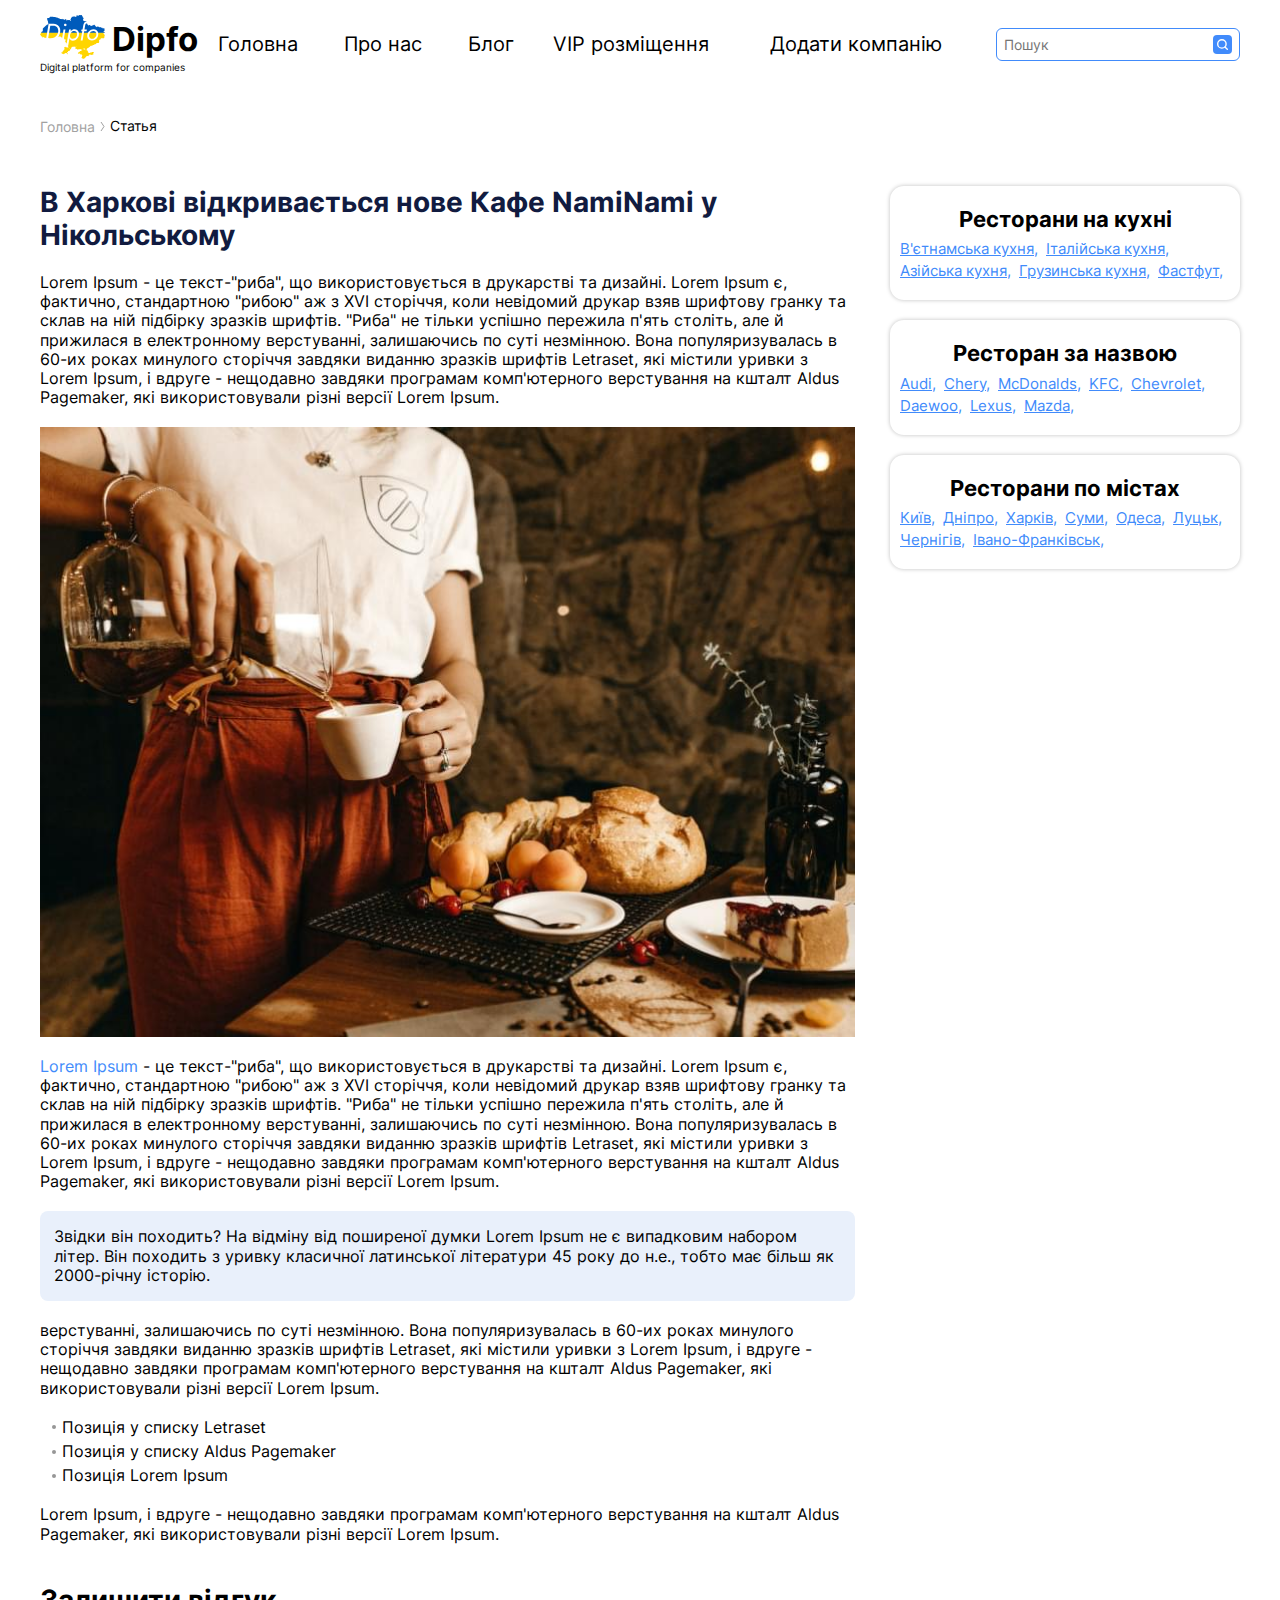
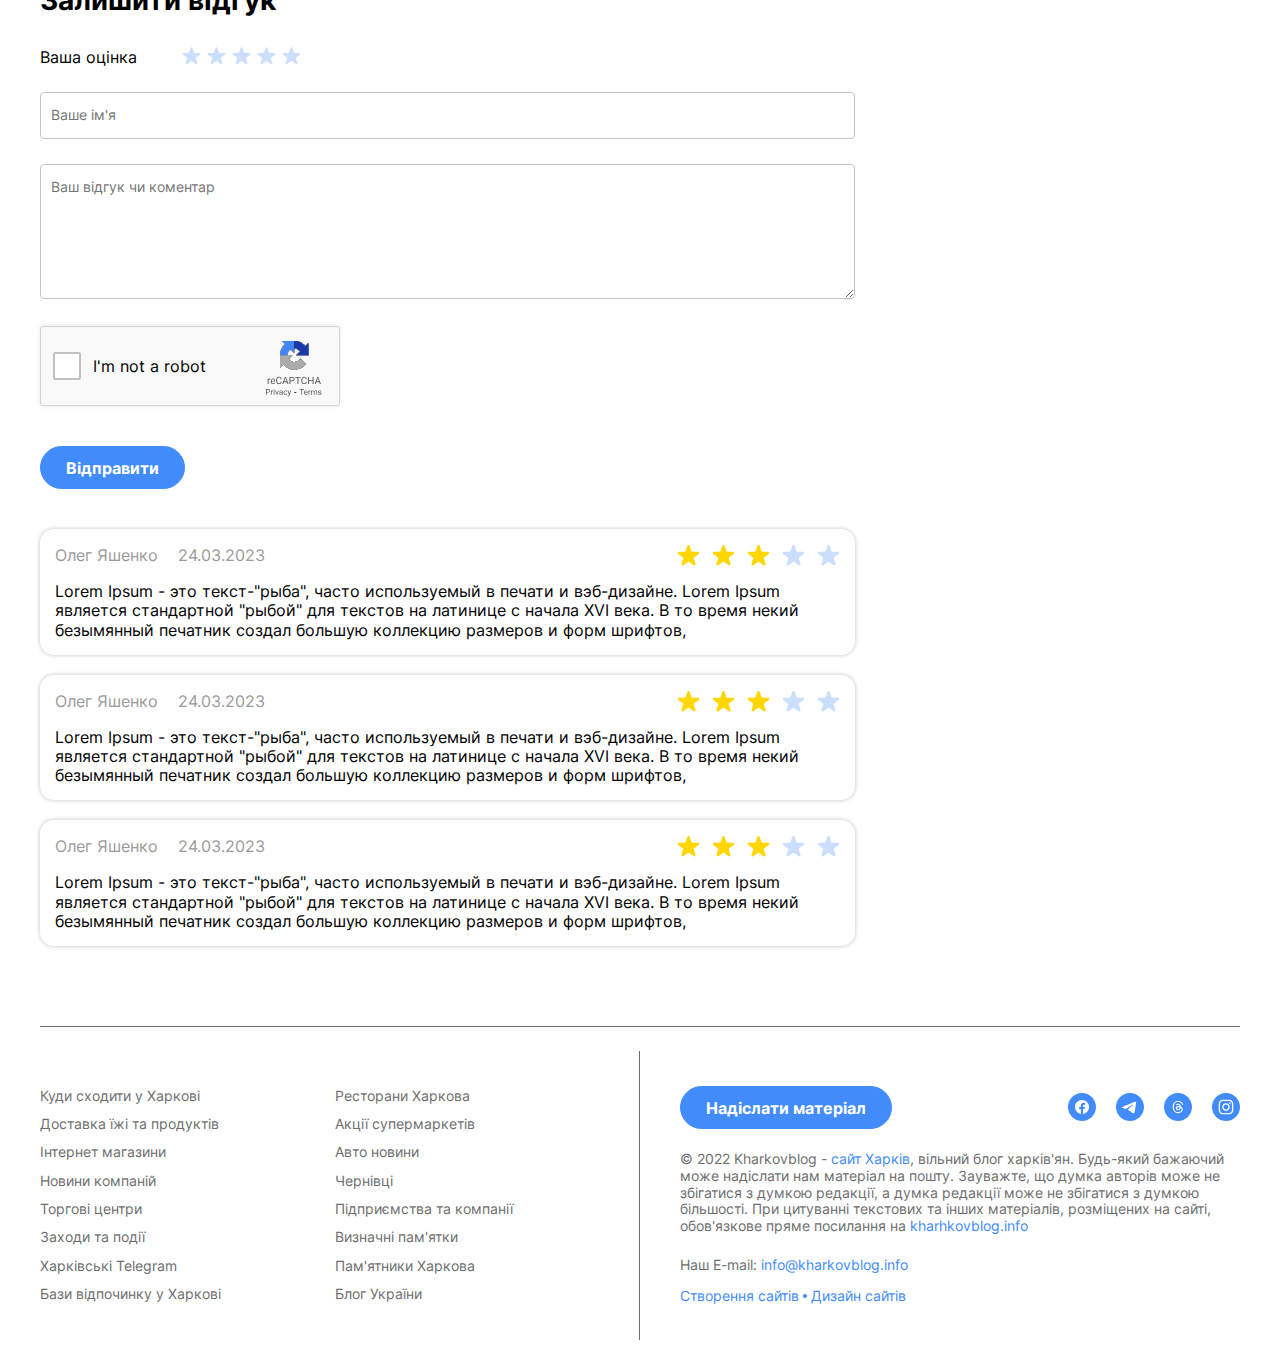
<file: article.html>
<!DOCTYPE html>
<html lang="en">

<head>
	<title>Статья</title>
	<meta charset="UTF-8">
	<meta name="format-detection" content="telephone=no">
	<!-- <style>body{opacity: 0;}</style> -->
	<link rel="stylesheet" href="css/style.min.css?_v=20240203013232">
	<link rel="shortcut icon" href="favicon.ico">
	<!-- <meta name="robots" content="noindex, nofollow"> -->
	<meta name="viewport" content="width=device-width, initial-scale=1.0, maximum-scale=1.0, user-scalable=0">
</head>

<body>
	<div class="wrapper">
		<header class="header">
			<div class="_container">
				<div class="icon-menu">
					<span></span>
				</div>

				<a href="index.html" class="header__logo">
					<span class="header__logo-row">
						<img src="img/logo.svg" alt="Fansipan"> Dipfo
					</span>
					<span class="header__logo-text">Digital platform for companies</span>
				</a>

				<ul class="header__menu">
					<li class="header__menu-item">
						<a href="catalog.html" class="header__menu-link">Головна</a>
					</li>
					<li class="header__menu-item">
						<a href="news.html" class="header__menu-link">Про нас</a>
					</li>
					<li class="header__menu-item">
						<a href="post-article.html" class="header__menu-link">Блог</a>
					</li>
					<li class="header__menu-item">
						<a href="#" class="header__menu-link">VIP розміщення</a>
					</li>
					<li class="header__menu-item">
						<a href="#" class="header__menu-link">Додати компанію</a>
					</li>
				</ul>

				<div class="header__search">
					<input type="text" placeholder="Пошук" name="search" autocomplete="off" class="header__search-input">
					<div class="header__search-icon-desc">
						<img src="img/icon/search-button.svg" alt="">
					</div>
				</div>

				<div class="header__search-icon">
					<img src="img/icon/search-button.svg" alt="">
				</div>

				<div class="header__search-mobile">
					<img class="header__search-mobile-icon" src="img/icon/search-icon.svg" alt="">
					<div class="header__search-mobile-input">
						<input type="text" placeholder="Пошук" name="search" autocomplete="off">
					</div>
					<img src="img/icon/close-icon.svg" class="header__search-hide" alt="">
				</div>
			</div>
		</header>

		<div class="menu">
			<div class="menu__content">
				<nav class="menu__body">
					<a href="catalog.html" class="menu__link">Головна</a>
					<a href="news.html" class="menu__link">Про нас</a>
					<a href="post-article.html" class="menu__link">Блог</a>
					<a href="#" class="menu__link">VIP розміщення</a>
					<a href="#" class="menu__link">Додати компанію</a>
				</nav>

				<div class="menu__socials">
					<a href="#" class="menu__social">
						<img src="img/icon/main-facebook.svg" alt="">
					</a>
					<a href="#" class="menu__social">
						<img src="img/icon/main-telegram.svg" alt="">
					</a>
					<a href="#" class="menu__social">
						<img src="img/icon/main-twitter.svg" alt="">
					</a>
					<a href="#" class="menu__social">
						<img src="img/icon/main-instagram.svg" alt="">
					</a>
				</div>

				<div class="menu__footer">
					Наш E-mail:
					<a href="#">info@kharkovblog.info</a>
				</div>
			</div>
		</div>
		<main class="page">
			<div class="breadcrumbs">
				<div class="_container">
					<ul class="breadcrumbs__list">
						<li><a href="index.html" class="breadcrumbs__item link">Головна</a></li>
						<li class="breadcrumbs__item">Статья</li>
					</ul>
				</div>
			</div>

			<div class="article">
				<div class="_container">
					<div class="article__main">
						<div class="info">
							<h1>В Харкові відкривається нове Кафе NamiNami у Нікольському</h1>
							<p>Lorem Ipsum - це текст-"риба", що використовується в друкарстві та дизайні. Lorem Ipsum є, фактично, стандартною "рибою" аж з XVI сторіччя, коли невідомий друкар взяв шрифтову гранку та склав на ній підбірку зразків шрифтів. "Риба" не тільки успішно пережила п'ять століть, але й прижилася в електронному верстуванні, залишаючись по суті незмінною. Вона популяризувалась в 60-их роках минулого сторіччя завдяки виданню зразків шрифтів Letraset, які містили уривки з Lorem Ipsum, і вдруге - нещодавно завдяки програмам комп'ютерного верстування на кшталт Aldus Pagemaker, які використовували різні версії Lorem Ipsum.</p>
							<img src="img/photos/image13.jpg" alt="">
							<p><a href="#">Lorem Ipsum</a> - це текст-"риба", що використовується в друкарстві та дизайні. Lorem Ipsum є, фактично, стандартною "рибою" аж з XVI сторіччя, коли невідомий друкар взяв шрифтову гранку та склав на ній підбірку зразків шрифтів. "Риба" не тільки успішно пережила п'ять століть, але й прижилася в електронному верстуванні, залишаючись по суті незмінною. Вона популяризувалась в 60-их роках минулого сторіччя завдяки виданню зразків шрифтів Letraset, які містили уривки з Lorem Ipsum, і вдруге - нещодавно завдяки програмам комп'ютерного верстування на кшталт Aldus Pagemaker, які використовували різні версії Lorem Ipsum.</p>
							<blockquote>Звідки він походить? На відміну від поширеної думки Lorem Ipsum не є випадковим набором літер. Він походить з уривку класичної латинської літератури 45 року до н.е., тобто має більш як 2000-річну історію.</blockquote>
							<p>верстуванні, залишаючись по суті незмінною. Вона популяризувалась в 60-их роках минулого сторіччя завдяки виданню зразків шрифтів Letraset, які містили уривки з Lorem Ipsum, і вдруге - нещодавно завдяки програмам комп'ютерного верстування на кшталт Aldus Pagemaker, які використовували різні версії Lorem Ipsum.</p>
							<ul>
								<li>Позиція у списку Letraset</li>
								<li>Позиція у списку Aldus Pagemaker</li>
								<li>Позиція Lorem Ipsum</li>
							</ul>
							<p>Lorem Ipsum, і вдруге - нещодавно завдяки програмам комп'ютерного верстування на кшталт Aldus Pagemaker, які використовували різні версії Lorem Ipsum.</p>
						</div>

						<div class="form-feedback">
							<div class="form-feedback__title section-title">Залишити відгук</div>

							<div class="form-feedback__rate">
								<div class="form-feedback__rate-text">Ваша оцінка</div>
								<div class="form-feedback__rate-stars">
									<span class="form-feedback__rate-star">
										<svg width="19" height="18" viewBox="0 0 19 18" fill="none" xmlns="http://www.w3.org/2000/svg">
											<path d="M8.54894 0.927051C8.8483 0.00574017 10.1517 0.00573993 10.4511 0.927051L11.8574 5.25532C11.9913 5.66734 12.3752 5.9463 12.8085 5.9463H17.3595C18.3282 5.9463 18.731 7.18592 17.9473 7.75532L14.2654 10.4303C13.9149 10.685 13.7683 11.1364 13.9021 11.5484L15.3085 15.8766C15.6078 16.798 14.5533 17.5641 13.7696 16.9947L10.0878 14.3197C9.7373 14.065 9.2627 14.065 8.91221 14.3197L5.23037 16.9947C4.44665 17.5641 3.39217 16.798 3.69153 15.8766L5.09787 11.5484C5.23174 11.1364 5.08508 10.685 4.7346 10.4303L1.05275 7.75532C0.269035 7.18592 0.67181 5.9463 1.64053 5.9463H6.19155C6.62477 5.9463 7.00873 5.66734 7.1426 5.25532L8.54894 0.927051Z" />
										</svg>
									</span>
									<span class="form-feedback__rate-star">
										<svg width="19" height="18" viewBox="0 0 19 18" fill="none" xmlns="http://www.w3.org/2000/svg">
											<path d="M8.54894 0.927051C8.8483 0.00574017 10.1517 0.00573993 10.4511 0.927051L11.8574 5.25532C11.9913 5.66734 12.3752 5.9463 12.8085 5.9463H17.3595C18.3282 5.9463 18.731 7.18592 17.9473 7.75532L14.2654 10.4303C13.9149 10.685 13.7683 11.1364 13.9021 11.5484L15.3085 15.8766C15.6078 16.798 14.5533 17.5641 13.7696 16.9947L10.0878 14.3197C9.7373 14.065 9.2627 14.065 8.91221 14.3197L5.23037 16.9947C4.44665 17.5641 3.39217 16.798 3.69153 15.8766L5.09787 11.5484C5.23174 11.1364 5.08508 10.685 4.7346 10.4303L1.05275 7.75532C0.269035 7.18592 0.67181 5.9463 1.64053 5.9463H6.19155C6.62477 5.9463 7.00873 5.66734 7.1426 5.25532L8.54894 0.927051Z" />
										</svg>
									</span>
									<span class="form-feedback__rate-star">
										<svg width="19" height="18" viewBox="0 0 19 18" fill="none" xmlns="http://www.w3.org/2000/svg">
											<path d="M8.54894 0.927051C8.8483 0.00574017 10.1517 0.00573993 10.4511 0.927051L11.8574 5.25532C11.9913 5.66734 12.3752 5.9463 12.8085 5.9463H17.3595C18.3282 5.9463 18.731 7.18592 17.9473 7.75532L14.2654 10.4303C13.9149 10.685 13.7683 11.1364 13.9021 11.5484L15.3085 15.8766C15.6078 16.798 14.5533 17.5641 13.7696 16.9947L10.0878 14.3197C9.7373 14.065 9.2627 14.065 8.91221 14.3197L5.23037 16.9947C4.44665 17.5641 3.39217 16.798 3.69153 15.8766L5.09787 11.5484C5.23174 11.1364 5.08508 10.685 4.7346 10.4303L1.05275 7.75532C0.269035 7.18592 0.67181 5.9463 1.64053 5.9463H6.19155C6.62477 5.9463 7.00873 5.66734 7.1426 5.25532L8.54894 0.927051Z" />
										</svg>
									</span>
									<span class="form-feedback__rate-star">
										<svg width="19" height="18" viewBox="0 0 19 18" fill="none" xmlns="http://www.w3.org/2000/svg">
											<path d="M8.54894 0.927051C8.8483 0.00574017 10.1517 0.00573993 10.4511 0.927051L11.8574 5.25532C11.9913 5.66734 12.3752 5.9463 12.8085 5.9463H17.3595C18.3282 5.9463 18.731 7.18592 17.9473 7.75532L14.2654 10.4303C13.9149 10.685 13.7683 11.1364 13.9021 11.5484L15.3085 15.8766C15.6078 16.798 14.5533 17.5641 13.7696 16.9947L10.0878 14.3197C9.7373 14.065 9.2627 14.065 8.91221 14.3197L5.23037 16.9947C4.44665 17.5641 3.39217 16.798 3.69153 15.8766L5.09787 11.5484C5.23174 11.1364 5.08508 10.685 4.7346 10.4303L1.05275 7.75532C0.269035 7.18592 0.67181 5.9463 1.64053 5.9463H6.19155C6.62477 5.9463 7.00873 5.66734 7.1426 5.25532L8.54894 0.927051Z" />
										</svg>
									</span>
									<span class="form-feedback__rate-star">
										<svg width="19" height="18" viewBox="0 0 19 18" fill="none" xmlns="http://www.w3.org/2000/svg">
											<path d="M8.54894 0.927051C8.8483 0.00574017 10.1517 0.00573993 10.4511 0.927051L11.8574 5.25532C11.9913 5.66734 12.3752 5.9463 12.8085 5.9463H17.3595C18.3282 5.9463 18.731 7.18592 17.9473 7.75532L14.2654 10.4303C13.9149 10.685 13.7683 11.1364 13.9021 11.5484L15.3085 15.8766C15.6078 16.798 14.5533 17.5641 13.7696 16.9947L10.0878 14.3197C9.7373 14.065 9.2627 14.065 8.91221 14.3197L5.23037 16.9947C4.44665 17.5641 3.39217 16.798 3.69153 15.8766L5.09787 11.5484C5.23174 11.1364 5.08508 10.685 4.7346 10.4303L1.05275 7.75532C0.269035 7.18592 0.67181 5.9463 1.64053 5.9463H6.19155C6.62477 5.9463 7.00873 5.66734 7.1426 5.25532L8.54894 0.927051Z" />
										</svg>
									</span>
								</div>
							</div>

							<input type="text" name="name" placeholder="Ваше ім'я" class="form-feedback__input input">
							<textarea name="feedback" placeholder="Ваш відгук чи коментар" class="form-feedback__input input"></textarea>

							<div class="form-feedback__captcha">
								<label class="form-feedback__captcha-check">
									<input type="checkbox">
									<span class="checkmark"></span> I'm not a robot
								</label>
								<img src="img/recaptcha.svg" alt="" class="form-feedback__captcha-image">
							</div>

							<button class="form-feedback__button button dark">Відправити</button>
						</div>

						<div class="feedbacks">
							<div class="feedbacks__item">
								<div class="feedbacks__item-top">
									<div class="feedbacks__item-author">
										<div class="feedbacks__item-name">Олег Яшенко</div>
										<div class="feedbacks__item-date">24.03.2023</div>
									</div>

									<div class="feedbacks__item-rate rate3">
										<svg width="19" height="18" viewBox="0 0 19 18" fill="none" xmlns="http://www.w3.org/2000/svg">
											<path d="M8.54894 0.927051C8.8483 0.00574017 10.1517 0.00573993 10.4511 0.927051L11.8574 5.25532C11.9913 5.66734 12.3752 5.9463 12.8085 5.9463H17.3595C18.3282 5.9463 18.731 7.18592 17.9473 7.75532L14.2654 10.4303C13.9149 10.685 13.7683 11.1364 13.9021 11.5484L15.3085 15.8766C15.6078 16.798 14.5533 17.5641 13.7696 16.9947L10.0878 14.3197C9.7373 14.065 9.2627 14.065 8.91221 14.3197L5.23037 16.9947C4.44665 17.5641 3.39217 16.798 3.69153 15.8766L5.09787 11.5484C5.23174 11.1364 5.08508 10.685 4.7346 10.4303L1.05275 7.75532C0.269035 7.18592 0.67181 5.9463 1.64053 5.9463H6.19155C6.62477 5.9463 7.00873 5.66734 7.1426 5.25532L8.54894 0.927051Z" />
										</svg>
										<svg width="19" height="18" viewBox="0 0 19 18" fill="none" xmlns="http://www.w3.org/2000/svg">
											<path d="M8.54894 0.927051C8.8483 0.00574017 10.1517 0.00573993 10.4511 0.927051L11.8574 5.25532C11.9913 5.66734 12.3752 5.9463 12.8085 5.9463H17.3595C18.3282 5.9463 18.731 7.18592 17.9473 7.75532L14.2654 10.4303C13.9149 10.685 13.7683 11.1364 13.9021 11.5484L15.3085 15.8766C15.6078 16.798 14.5533 17.5641 13.7696 16.9947L10.0878 14.3197C9.7373 14.065 9.2627 14.065 8.91221 14.3197L5.23037 16.9947C4.44665 17.5641 3.39217 16.798 3.69153 15.8766L5.09787 11.5484C5.23174 11.1364 5.08508 10.685 4.7346 10.4303L1.05275 7.75532C0.269035 7.18592 0.67181 5.9463 1.64053 5.9463H6.19155C6.62477 5.9463 7.00873 5.66734 7.1426 5.25532L8.54894 0.927051Z" />
										</svg>
										<svg width="19" height="18" viewBox="0 0 19 18" fill="none" xmlns="http://www.w3.org/2000/svg">
											<path d="M8.54894 0.927051C8.8483 0.00574017 10.1517 0.00573993 10.4511 0.927051L11.8574 5.25532C11.9913 5.66734 12.3752 5.9463 12.8085 5.9463H17.3595C18.3282 5.9463 18.731 7.18592 17.9473 7.75532L14.2654 10.4303C13.9149 10.685 13.7683 11.1364 13.9021 11.5484L15.3085 15.8766C15.6078 16.798 14.5533 17.5641 13.7696 16.9947L10.0878 14.3197C9.7373 14.065 9.2627 14.065 8.91221 14.3197L5.23037 16.9947C4.44665 17.5641 3.39217 16.798 3.69153 15.8766L5.09787 11.5484C5.23174 11.1364 5.08508 10.685 4.7346 10.4303L1.05275 7.75532C0.269035 7.18592 0.67181 5.9463 1.64053 5.9463H6.19155C6.62477 5.9463 7.00873 5.66734 7.1426 5.25532L8.54894 0.927051Z" />
										</svg>
										<svg width="19" height="18" viewBox="0 0 19 18" fill="none" xmlns="http://www.w3.org/2000/svg">
											<path d="M8.54894 0.927051C8.8483 0.00574017 10.1517 0.00573993 10.4511 0.927051L11.8574 5.25532C11.9913 5.66734 12.3752 5.9463 12.8085 5.9463H17.3595C18.3282 5.9463 18.731 7.18592 17.9473 7.75532L14.2654 10.4303C13.9149 10.685 13.7683 11.1364 13.9021 11.5484L15.3085 15.8766C15.6078 16.798 14.5533 17.5641 13.7696 16.9947L10.0878 14.3197C9.7373 14.065 9.2627 14.065 8.91221 14.3197L5.23037 16.9947C4.44665 17.5641 3.39217 16.798 3.69153 15.8766L5.09787 11.5484C5.23174 11.1364 5.08508 10.685 4.7346 10.4303L1.05275 7.75532C0.269035 7.18592 0.67181 5.9463 1.64053 5.9463H6.19155C6.62477 5.9463 7.00873 5.66734 7.1426 5.25532L8.54894 0.927051Z" />
										</svg>
										<svg width="19" height="18" viewBox="0 0 19 18" fill="none" xmlns="http://www.w3.org/2000/svg">
											<path d="M8.54894 0.927051C8.8483 0.00574017 10.1517 0.00573993 10.4511 0.927051L11.8574 5.25532C11.9913 5.66734 12.3752 5.9463 12.8085 5.9463H17.3595C18.3282 5.9463 18.731 7.18592 17.9473 7.75532L14.2654 10.4303C13.9149 10.685 13.7683 11.1364 13.9021 11.5484L15.3085 15.8766C15.6078 16.798 14.5533 17.5641 13.7696 16.9947L10.0878 14.3197C9.7373 14.065 9.2627 14.065 8.91221 14.3197L5.23037 16.9947C4.44665 17.5641 3.39217 16.798 3.69153 15.8766L5.09787 11.5484C5.23174 11.1364 5.08508 10.685 4.7346 10.4303L1.05275 7.75532C0.269035 7.18592 0.67181 5.9463 1.64053 5.9463H6.19155C6.62477 5.9463 7.00873 5.66734 7.1426 5.25532L8.54894 0.927051Z" />
										</svg>
									</div>
								</div>

								<div class="feedbacks__item-text">Lorem Ipsum - это текст-"рыба", часто используемый в печати и вэб-дизайне. Lorem Ipsum является стандартной "рыбой" для текстов на латинице с начала XVI века. В то время некий безымянный печатник создал большую коллекцию размеров и форм шрифтов, </div>
							</div>

							<div class="feedbacks__item">
								<div class="feedbacks__item-top">
									<div class="feedbacks__item-author">
										<div class="feedbacks__item-name">Олег Яшенко</div>
										<div class="feedbacks__item-date">24.03.2023</div>
									</div>

									<div class="feedbacks__item-rate rate3">
										<svg width="19" height="18" viewBox="0 0 19 18" fill="none" xmlns="http://www.w3.org/2000/svg">
											<path d="M8.54894 0.927051C8.8483 0.00574017 10.1517 0.00573993 10.4511 0.927051L11.8574 5.25532C11.9913 5.66734 12.3752 5.9463 12.8085 5.9463H17.3595C18.3282 5.9463 18.731 7.18592 17.9473 7.75532L14.2654 10.4303C13.9149 10.685 13.7683 11.1364 13.9021 11.5484L15.3085 15.8766C15.6078 16.798 14.5533 17.5641 13.7696 16.9947L10.0878 14.3197C9.7373 14.065 9.2627 14.065 8.91221 14.3197L5.23037 16.9947C4.44665 17.5641 3.39217 16.798 3.69153 15.8766L5.09787 11.5484C5.23174 11.1364 5.08508 10.685 4.7346 10.4303L1.05275 7.75532C0.269035 7.18592 0.67181 5.9463 1.64053 5.9463H6.19155C6.62477 5.9463 7.00873 5.66734 7.1426 5.25532L8.54894 0.927051Z" />
										</svg>
										<svg width="19" height="18" viewBox="0 0 19 18" fill="none" xmlns="http://www.w3.org/2000/svg">
											<path d="M8.54894 0.927051C8.8483 0.00574017 10.1517 0.00573993 10.4511 0.927051L11.8574 5.25532C11.9913 5.66734 12.3752 5.9463 12.8085 5.9463H17.3595C18.3282 5.9463 18.731 7.18592 17.9473 7.75532L14.2654 10.4303C13.9149 10.685 13.7683 11.1364 13.9021 11.5484L15.3085 15.8766C15.6078 16.798 14.5533 17.5641 13.7696 16.9947L10.0878 14.3197C9.7373 14.065 9.2627 14.065 8.91221 14.3197L5.23037 16.9947C4.44665 17.5641 3.39217 16.798 3.69153 15.8766L5.09787 11.5484C5.23174 11.1364 5.08508 10.685 4.7346 10.4303L1.05275 7.75532C0.269035 7.18592 0.67181 5.9463 1.64053 5.9463H6.19155C6.62477 5.9463 7.00873 5.66734 7.1426 5.25532L8.54894 0.927051Z" />
										</svg>
										<svg width="19" height="18" viewBox="0 0 19 18" fill="none" xmlns="http://www.w3.org/2000/svg">
											<path d="M8.54894 0.927051C8.8483 0.00574017 10.1517 0.00573993 10.4511 0.927051L11.8574 5.25532C11.9913 5.66734 12.3752 5.9463 12.8085 5.9463H17.3595C18.3282 5.9463 18.731 7.18592 17.9473 7.75532L14.2654 10.4303C13.9149 10.685 13.7683 11.1364 13.9021 11.5484L15.3085 15.8766C15.6078 16.798 14.5533 17.5641 13.7696 16.9947L10.0878 14.3197C9.7373 14.065 9.2627 14.065 8.91221 14.3197L5.23037 16.9947C4.44665 17.5641 3.39217 16.798 3.69153 15.8766L5.09787 11.5484C5.23174 11.1364 5.08508 10.685 4.7346 10.4303L1.05275 7.75532C0.269035 7.18592 0.67181 5.9463 1.64053 5.9463H6.19155C6.62477 5.9463 7.00873 5.66734 7.1426 5.25532L8.54894 0.927051Z" />
										</svg>
										<svg width="19" height="18" viewBox="0 0 19 18" fill="none" xmlns="http://www.w3.org/2000/svg">
											<path d="M8.54894 0.927051C8.8483 0.00574017 10.1517 0.00573993 10.4511 0.927051L11.8574 5.25532C11.9913 5.66734 12.3752 5.9463 12.8085 5.9463H17.3595C18.3282 5.9463 18.731 7.18592 17.9473 7.75532L14.2654 10.4303C13.9149 10.685 13.7683 11.1364 13.9021 11.5484L15.3085 15.8766C15.6078 16.798 14.5533 17.5641 13.7696 16.9947L10.0878 14.3197C9.7373 14.065 9.2627 14.065 8.91221 14.3197L5.23037 16.9947C4.44665 17.5641 3.39217 16.798 3.69153 15.8766L5.09787 11.5484C5.23174 11.1364 5.08508 10.685 4.7346 10.4303L1.05275 7.75532C0.269035 7.18592 0.67181 5.9463 1.64053 5.9463H6.19155C6.62477 5.9463 7.00873 5.66734 7.1426 5.25532L8.54894 0.927051Z" />
										</svg>
										<svg width="19" height="18" viewBox="0 0 19 18" fill="none" xmlns="http://www.w3.org/2000/svg">
											<path d="M8.54894 0.927051C8.8483 0.00574017 10.1517 0.00573993 10.4511 0.927051L11.8574 5.25532C11.9913 5.66734 12.3752 5.9463 12.8085 5.9463H17.3595C18.3282 5.9463 18.731 7.18592 17.9473 7.75532L14.2654 10.4303C13.9149 10.685 13.7683 11.1364 13.9021 11.5484L15.3085 15.8766C15.6078 16.798 14.5533 17.5641 13.7696 16.9947L10.0878 14.3197C9.7373 14.065 9.2627 14.065 8.91221 14.3197L5.23037 16.9947C4.44665 17.5641 3.39217 16.798 3.69153 15.8766L5.09787 11.5484C5.23174 11.1364 5.08508 10.685 4.7346 10.4303L1.05275 7.75532C0.269035 7.18592 0.67181 5.9463 1.64053 5.9463H6.19155C6.62477 5.9463 7.00873 5.66734 7.1426 5.25532L8.54894 0.927051Z" />
										</svg>
									</div>
								</div>

								<div class="feedbacks__item-text">Lorem Ipsum - это текст-"рыба", часто используемый в печати и вэб-дизайне. Lorem Ipsum является стандартной "рыбой" для текстов на латинице с начала XVI века. В то время некий безымянный печатник создал большую коллекцию размеров и форм шрифтов, </div>
							</div>

							<div class="feedbacks__item">
								<div class="feedbacks__item-top">
									<div class="feedbacks__item-author">
										<div class="feedbacks__item-name">Олег Яшенко</div>
										<div class="feedbacks__item-date">24.03.2023</div>
									</div>

									<div class="feedbacks__item-rate rate3">
										<svg width="19" height="18" viewBox="0 0 19 18" fill="none" xmlns="http://www.w3.org/2000/svg">
											<path d="M8.54894 0.927051C8.8483 0.00574017 10.1517 0.00573993 10.4511 0.927051L11.8574 5.25532C11.9913 5.66734 12.3752 5.9463 12.8085 5.9463H17.3595C18.3282 5.9463 18.731 7.18592 17.9473 7.75532L14.2654 10.4303C13.9149 10.685 13.7683 11.1364 13.9021 11.5484L15.3085 15.8766C15.6078 16.798 14.5533 17.5641 13.7696 16.9947L10.0878 14.3197C9.7373 14.065 9.2627 14.065 8.91221 14.3197L5.23037 16.9947C4.44665 17.5641 3.39217 16.798 3.69153 15.8766L5.09787 11.5484C5.23174 11.1364 5.08508 10.685 4.7346 10.4303L1.05275 7.75532C0.269035 7.18592 0.67181 5.9463 1.64053 5.9463H6.19155C6.62477 5.9463 7.00873 5.66734 7.1426 5.25532L8.54894 0.927051Z" />
										</svg>
										<svg width="19" height="18" viewBox="0 0 19 18" fill="none" xmlns="http://www.w3.org/2000/svg">
											<path d="M8.54894 0.927051C8.8483 0.00574017 10.1517 0.00573993 10.4511 0.927051L11.8574 5.25532C11.9913 5.66734 12.3752 5.9463 12.8085 5.9463H17.3595C18.3282 5.9463 18.731 7.18592 17.9473 7.75532L14.2654 10.4303C13.9149 10.685 13.7683 11.1364 13.9021 11.5484L15.3085 15.8766C15.6078 16.798 14.5533 17.5641 13.7696 16.9947L10.0878 14.3197C9.7373 14.065 9.2627 14.065 8.91221 14.3197L5.23037 16.9947C4.44665 17.5641 3.39217 16.798 3.69153 15.8766L5.09787 11.5484C5.23174 11.1364 5.08508 10.685 4.7346 10.4303L1.05275 7.75532C0.269035 7.18592 0.67181 5.9463 1.64053 5.9463H6.19155C6.62477 5.9463 7.00873 5.66734 7.1426 5.25532L8.54894 0.927051Z" />
										</svg>
										<svg width="19" height="18" viewBox="0 0 19 18" fill="none" xmlns="http://www.w3.org/2000/svg">
											<path d="M8.54894 0.927051C8.8483 0.00574017 10.1517 0.00573993 10.4511 0.927051L11.8574 5.25532C11.9913 5.66734 12.3752 5.9463 12.8085 5.9463H17.3595C18.3282 5.9463 18.731 7.18592 17.9473 7.75532L14.2654 10.4303C13.9149 10.685 13.7683 11.1364 13.9021 11.5484L15.3085 15.8766C15.6078 16.798 14.5533 17.5641 13.7696 16.9947L10.0878 14.3197C9.7373 14.065 9.2627 14.065 8.91221 14.3197L5.23037 16.9947C4.44665 17.5641 3.39217 16.798 3.69153 15.8766L5.09787 11.5484C5.23174 11.1364 5.08508 10.685 4.7346 10.4303L1.05275 7.75532C0.269035 7.18592 0.67181 5.9463 1.64053 5.9463H6.19155C6.62477 5.9463 7.00873 5.66734 7.1426 5.25532L8.54894 0.927051Z" />
										</svg>
										<svg width="19" height="18" viewBox="0 0 19 18" fill="none" xmlns="http://www.w3.org/2000/svg">
											<path d="M8.54894 0.927051C8.8483 0.00574017 10.1517 0.00573993 10.4511 0.927051L11.8574 5.25532C11.9913 5.66734 12.3752 5.9463 12.8085 5.9463H17.3595C18.3282 5.9463 18.731 7.18592 17.9473 7.75532L14.2654 10.4303C13.9149 10.685 13.7683 11.1364 13.9021 11.5484L15.3085 15.8766C15.6078 16.798 14.5533 17.5641 13.7696 16.9947L10.0878 14.3197C9.7373 14.065 9.2627 14.065 8.91221 14.3197L5.23037 16.9947C4.44665 17.5641 3.39217 16.798 3.69153 15.8766L5.09787 11.5484C5.23174 11.1364 5.08508 10.685 4.7346 10.4303L1.05275 7.75532C0.269035 7.18592 0.67181 5.9463 1.64053 5.9463H6.19155C6.62477 5.9463 7.00873 5.66734 7.1426 5.25532L8.54894 0.927051Z" />
										</svg>
										<svg width="19" height="18" viewBox="0 0 19 18" fill="none" xmlns="http://www.w3.org/2000/svg">
											<path d="M8.54894 0.927051C8.8483 0.00574017 10.1517 0.00573993 10.4511 0.927051L11.8574 5.25532C11.9913 5.66734 12.3752 5.9463 12.8085 5.9463H17.3595C18.3282 5.9463 18.731 7.18592 17.9473 7.75532L14.2654 10.4303C13.9149 10.685 13.7683 11.1364 13.9021 11.5484L15.3085 15.8766C15.6078 16.798 14.5533 17.5641 13.7696 16.9947L10.0878 14.3197C9.7373 14.065 9.2627 14.065 8.91221 14.3197L5.23037 16.9947C4.44665 17.5641 3.39217 16.798 3.69153 15.8766L5.09787 11.5484C5.23174 11.1364 5.08508 10.685 4.7346 10.4303L1.05275 7.75532C0.269035 7.18592 0.67181 5.9463 1.64053 5.9463H6.19155C6.62477 5.9463 7.00873 5.66734 7.1426 5.25532L8.54894 0.927051Z" />
										</svg>
									</div>
								</div>

								<div class="feedbacks__item-text">Lorem Ipsum - это текст-"рыба", часто используемый в печати и вэб-дизайне. Lorem Ipsum является стандартной "рыбой" для текстов на латинице с начала XVI века. В то время некий безымянный печатник создал большую коллекцию размеров и форм шрифтов, </div>
							</div>
						</div>
					</div>

					<div class="categories">
						<div class="categories__item">
							<div class="categories__item-title">Ресторани на кухні</div>
							<div class="categories__item-body">
								<a href="#" class="categories__item-link">В'єтнамська кухня,</a>
								<a href="#" class="categories__item-link">Італійська кухня,</a>
								<a href="#" class="categories__item-link">Азійська кухня,</a>
								<a href="#" class="categories__item-link">Грузинська кухня,</a>
								<a href="#" class="categories__item-link">Фастфут,</a>
							</div>
						</div>

						<div class="categories__item">
							<div class="categories__item-title">Ресторан за назвою</div>
							<div class="categories__item-body">
								<a href="#" class="categories__item-link">Audi,</a>
								<a href="#" class="categories__item-link">Chery,</a>
								<a href="#" class="categories__item-link">McDonalds,</a>
								<a href="#" class="categories__item-link">KFC,</a>
								<a href="#" class="categories__item-link">Chevrolet,</a>
								<a href="#" class="categories__item-link">Daewoo,</a>
								<a href="#" class="categories__item-link">Lexus,</a>
								<a href="#" class="categories__item-link">Mazda,</a>
							</div>
						</div>

						<div class="categories__item">
							<div class="categories__item-title">Ресторани по містах</div>
							<div class="categories__item-body">
								<a href="#" class="categories__item-link">Київ,</a>
								<a href="#" class="categories__item-link">Дніпро,</a>
								<a href="#" class="categories__item-link">Харків,</a>
								<a href="#" class="categories__item-link">Суми,</a>
								<a href="#" class="categories__item-link">Одеса,</a>
								<a href="#" class="categories__item-link">Луцьк,</a>
								<a href="#" class="categories__item-link">Чернігів,</a>
								<a href="#" class="categories__item-link">Івано-Франківськ,</a>
							</div>
						</div>
					</div>
				</div>
			</div>
		</main>
		<footer class="footer">
			<div class="_container">
				<div class="footer__body">
					<div class="footer__column left">
						<a href="#" class="footer__link">Куди сходити у Харкові</a>
						<a href="#" class="footer__link">Ресторани Харкова</a>
						<a href="#" class="footer__link">Доставка їжі та продуктів</a>
						<a href="#" class="footer__link">Акції супермаркетів</a>
						<a href="#" class="footer__link">Інтернет магазини</a>
						<a href="#" class="footer__link">Авто новини</a>
						<a href="#" class="footer__link">Новини компаній</a>
						<a href="#" class="footer__link">Чернівці</a>
						<a href="#" class="footer__link">Торгові центри</a>
						<a href="#" class="footer__link">Підприємства та компанії</a>
						<a href="#" class="footer__link">Заходи та події</a>
						<a href="#" class="footer__link">Визначні пам'ятки</a>
						<a href="#" class="footer__link">Харківські Telegram</a>
						<a href="#" class="footer__link">Пам'ятники Харкова</a>
						<a href="#" class="footer__link">Бази відпочинку у Харкові</a>
						<a href="#" class="footer__link">Блог України</a>
					</div>

					<div class="footer__column right">
						<div class="footer__control">
							<button class="footer__button button dark">Надіслати матеріал</button>

							<div class="footer__socials">
								<a href="#" class="footer__social">
									<svg width="28" height="28" viewBox="0 0 28 28" fill="none" xmlns="http://www.w3.org/2000/svg">
										<path fill-rule="evenodd" clip-rule="evenodd" d="M0 14C0 6.26801 6.26801 0 14 0C21.732 0 28 6.26801 28 14C28 21.732 21.732 28 14 28C6.26801 28 0 21.732 0 14ZM14 7C17.85 7 21 10.15 21 14C21 17.5 18.4625 20.475 14.9625 21V16.0125H16.625L16.975 14H15.05V12.6875C15.05 12.1625 15.3125 11.6375 16.1875 11.6375H17.0625V9.8875C17.0625 9.8875 16.275 9.7125 15.4875 9.7125C13.9125 9.7125 12.8625 10.675 12.8625 12.425V14H11.1125V16.0125H12.8625V20.9125C9.5375 20.3875 7 17.5 7 14C7 10.15 10.15 7 14 7Z" />
									</svg>
								</a>
								<a href="#" class="footer__social">
									<svg width="28" height="28" viewBox="0 0 28 28" fill="none" xmlns="http://www.w3.org/2000/svg">
										<path fill-rule="evenodd" clip-rule="evenodd" d="M14 28C6.26801 28 0 21.732 0 14C0 6.26801 6.26801 0 14 0C21.732 0 28 6.26801 28 14C28 21.732 21.732 28 14 28ZM14.6054 10.5065C13.3515 11.028 10.8455 12.1074 7.08743 13.7448C6.47717 13.9874 6.15749 14.2248 6.12839 14.457C6.07921 14.8493 6.5705 15.0038 7.23952 15.2142C7.33052 15.2428 7.42482 15.2724 7.52148 15.3038C8.17969 15.5178 9.0651 15.7681 9.52539 15.7781C9.94291 15.7871 10.4089 15.6149 10.9234 15.2617C14.4347 12.8914 16.2472 11.6934 16.361 11.6676C16.4413 11.6494 16.5526 11.6264 16.628 11.6934C16.7033 11.7604 16.6959 11.8873 16.6879 11.9214C16.6393 12.1288 14.7108 13.9218 13.7128 14.8496C13.4016 15.1389 13.1809 15.344 13.1358 15.3909C13.0348 15.4959 12.9318 15.5952 12.8328 15.6906C12.2213 16.2801 11.7627 16.7221 12.8581 17.444C13.3846 17.7909 13.8058 18.0778 14.2261 18.364C14.685 18.6765 15.1428 18.9883 15.7351 19.3765C15.886 19.4754 16.0301 19.5782 16.1704 19.6782C16.7046 20.059 17.1844 20.4011 17.7772 20.3465C18.1217 20.3148 18.4775 19.9909 18.6582 19.0249C19.0853 16.7418 19.9248 11.7951 20.1188 9.75666C20.1358 9.57806 20.1144 9.3495 20.0972 9.24917C20.08 9.14883 20.0442 9.00588 19.9137 8.90005C19.7593 8.77472 19.5208 8.74829 19.4142 8.75008C18.9293 8.75871 18.1854 9.01738 14.6054 10.5065Z" />
									</svg>
								</a>
								<a href="#" class="footer__social">
									<svg width="28" height="28" viewBox="0 0 28 28" fill="none" xmlns="http://www.w3.org/2000/svg">
										<path fill-rule="evenodd" clip-rule="evenodd" d="M14 0C6.26801 0 0 6.26801 0 14C0 21.732 6.26801 28 14 28C21.732 28 28 21.732 28 14C28 6.26801 21.732 0 14 0ZM16.7605 13.4797C16.8146 13.503 16.8679 13.5273 16.9205 13.5526C17.6636 13.9104 18.207 14.4522 18.492 15.1192C18.8893 16.0493 18.9256 17.5644 17.7202 18.7731C16.7989 19.697 15.6805 20.114 14.0939 20.125H14.0868C12.3021 20.1126 10.9298 19.5098 10.0079 18.3335C9.18745 17.2867 8.76426 15.8301 8.75004 14.0043L8.75 14L8.75004 13.9957C8.76426 12.1699 9.18745 10.7133 10.0079 9.66652C10.9298 8.49017 12.3021 7.88741 14.0868 7.875H14.0939C15.8822 7.88745 17.2701 8.48793 18.219 9.6598C18.6873 10.238 19.0313 10.9351 19.25 11.7441L18.2236 12.019C18.0432 11.3617 17.7696 10.798 17.4066 10.3498C16.6664 9.43569 15.5507 8.96674 14.0903 8.95584C12.6405 8.96665 11.5439 9.43336 10.831 10.343C10.1634 11.1949 9.81839 12.4252 9.80552 14C9.81839 15.5748 10.1634 16.8051 10.831 17.6569C11.5439 18.5666 12.6405 19.0333 14.0904 19.0441C15.3974 19.0345 16.2623 18.7224 16.9818 18.0009C17.803 17.1773 17.7877 16.1672 17.525 15.5524C17.3706 15.1908 17.0909 14.89 16.7135 14.6614C16.6216 15.349 16.4134 15.8947 16.0842 16.3158C15.6509 16.8703 15.0296 17.1735 14.2378 17.2171C13.6381 17.25 13.0612 17.1048 12.6132 16.808C12.0834 16.4569 11.7733 15.9194 11.7401 15.2947C11.6747 14.063 12.6481 13.1767 14.1623 13.0891C14.6998 13.0582 15.2026 13.0826 15.6675 13.1619C15.6058 12.783 15.4811 12.4827 15.2948 12.2655C15.0387 11.967 14.643 11.814 14.1186 11.8107L14.104 11.8106C13.683 11.8106 13.1113 11.9289 12.7471 12.4836L11.8712 11.8805C12.3588 11.1379 13.151 10.7298 14.1036 10.7298L14.1252 10.7298C15.7178 10.74 16.6663 11.7375 16.7605 13.4797ZM12.794 15.236C12.828 15.8764 13.5174 16.1753 14.1811 16.1378C14.8308 16.102 15.5683 15.8461 15.694 14.2701C15.3569 14.1961 14.9862 14.1575 14.5898 14.1575C14.4694 14.1575 14.3467 14.161 14.2218 14.1682C13.1307 14.2313 12.7688 14.7612 12.794 15.236Z" />
									</svg>
								</a>
								<a href="#" class="footer__social">
									<svg width="28" height="28" viewBox="0 0 28 28" fill="none" xmlns="http://www.w3.org/2000/svg">
										<path d="M14 16.45C12.6875 16.45 11.55 15.4 11.55 14C11.55 12.6875 12.6 11.55 14 11.55C15.3125 11.55 16.45 12.6 16.45 14C16.45 15.3125 15.3125 16.45 14 16.45Z" />
										<path fill-rule="evenodd" clip-rule="evenodd" d="M16.975 8.05H11.025C10.325 8.1375 9.975 8.225 9.7125 8.3125C9.3625 8.4 9.1 8.575 8.8375 8.8375C8.62979 9.04521 8.53165 9.25292 8.41303 9.50399C8.38176 9.57016 8.34899 9.63952 8.3125 9.7125C8.29896 9.75311 8.28333 9.79581 8.26658 9.84158C8.17504 10.0917 8.05 10.4333 8.05 11.025V16.975C8.1375 17.675 8.225 18.025 8.3125 18.2875C8.4 18.6375 8.575 18.9 8.8375 19.1625C9.04521 19.3702 9.25293 19.4684 9.50399 19.587C9.57022 19.6183 9.63945 19.651 9.7125 19.6875C9.75311 19.701 9.79581 19.7167 9.84158 19.7334C10.0917 19.825 10.4333 19.95 11.025 19.95H16.975C17.675 19.8625 18.025 19.775 18.2875 19.6875C18.6375 19.6 18.9 19.425 19.1625 19.1625C19.3702 18.9548 19.4684 18.7471 19.587 18.496C19.6183 18.4298 19.651 18.3605 19.6875 18.2875C19.701 18.2469 19.7167 18.2042 19.7334 18.1584C19.825 17.9083 19.95 17.5667 19.95 16.975V11.025C19.8625 10.325 19.775 9.975 19.6875 9.7125C19.6 9.3625 19.425 9.1 19.1625 8.8375C18.9548 8.62978 18.7471 8.53164 18.496 8.41302C18.4299 8.38178 18.3604 8.34896 18.2875 8.3125C18.2469 8.29896 18.2042 8.28333 18.1584 8.26658C17.9083 8.17504 17.5667 8.05 16.975 8.05ZM14 10.2375C11.9 10.2375 10.2375 11.9 10.2375 14C10.2375 16.1 11.9 17.7625 14 17.7625C16.1 17.7625 17.7625 16.1 17.7625 14C17.7625 11.9 16.1 10.2375 14 10.2375ZM18.725 10.15C18.725 10.6332 18.3332 11.025 17.85 11.025C17.3668 11.025 16.975 10.6332 16.975 10.15C16.975 9.66675 17.3668 9.275 17.85 9.275C18.3332 9.275 18.725 9.66675 18.725 10.15Z" />
										<path fill-rule="evenodd" clip-rule="evenodd" d="M0 14C0 6.26801 6.26801 0 14 0C21.732 0 28 6.26801 28 14C28 21.732 21.732 28 14 28C6.26801 28 0 21.732 0 14ZM11.025 6.7375H16.975C17.7625 6.825 18.2875 6.9125 18.725 7.0875C19.25 7.35 19.6 7.525 20.0375 7.9625C20.475 8.4 20.7375 8.8375 20.9125 9.275C21.0875 9.7125 21.2625 10.2375 21.2625 11.025V16.975C21.175 17.7625 21.0875 18.2875 20.9125 18.725C20.65 19.25 20.475 19.6 20.0375 20.0375C19.6 20.475 19.1625 20.7375 18.725 20.9125C18.2875 21.0875 17.7625 21.2625 16.975 21.2625H11.025C10.2375 21.175 9.7125 21.0875 9.275 20.9125C8.75 20.65 8.4 20.475 7.9625 20.0375C7.525 19.6 7.2625 19.1625 7.0875 18.725C6.9125 18.2875 6.7375 17.7625 6.7375 16.975V11.025C6.825 10.2375 6.9125 9.7125 7.0875 9.275C7.35 8.75 7.525 8.4 7.9625 7.9625C8.4 7.525 8.8375 7.2625 9.275 7.0875C9.7125 6.9125 10.2375 6.7375 11.025 6.7375Z" />
									</svg>
								</a>
							</div>
						</div>

						<div class="footer__info">© 2022 Kharkovblog - <a href="#">сайт Харків</a>, вільний блог харків'ян. Будь-який бажаючий може надіслати нам матеріал на пошту. Зауважте, що думка авторів може не збігатися з думкою редакції, а думка редакції може не збігатися з думкою більшості. При цитуванні текстових та інших матеріалів, розміщених на сайті, обов'язкове пряме посилання на <a href="#">kharhkovblog.info</a></div>

						<div class="footer__email">Наш E-mail: <a href="mailto:info@kharkovblog.info">info@kharkovblog.info</a></div>

						<div class="footer__author">
							<a href="#">Створення сайтів</a>
							<a href="#">Дизайн сайтів</a>
						</div>
					</div>
				</div>
			</div>
		</footer>
	</div>
	<script src="js/app.min.js?_v=20240203013232"></script>
</body>

</html>
</file>
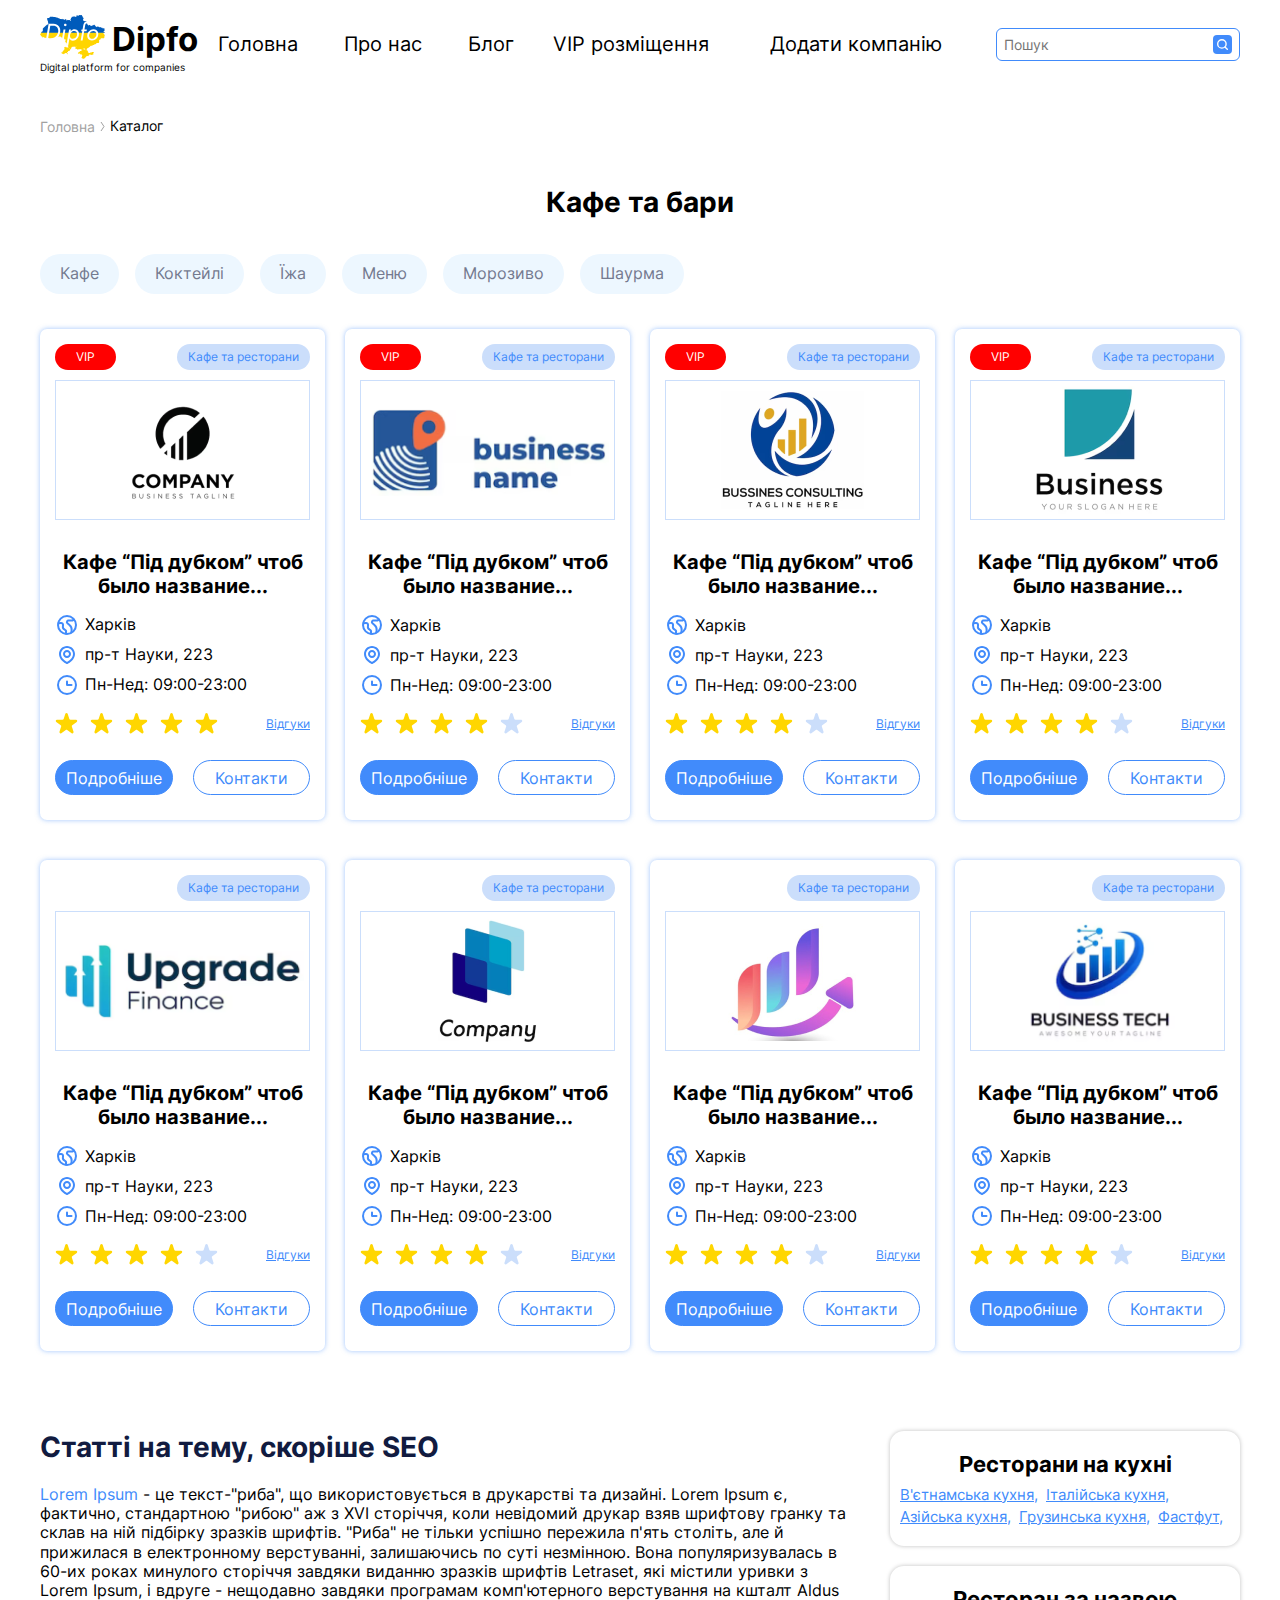
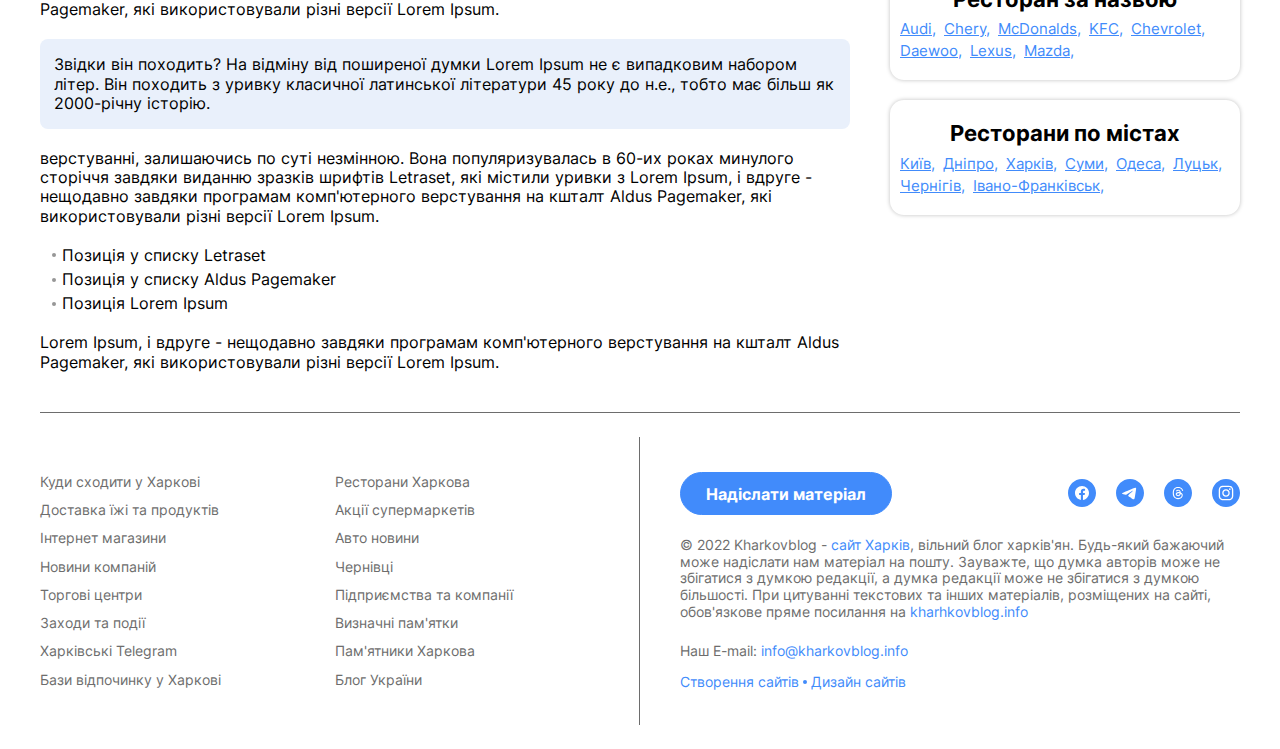
<file: catalog.html>
<!DOCTYPE html>
<html lang="en">

<head>
	<title>Каталог</title>
	<meta charset="UTF-8">
	<meta name="format-detection" content="telephone=no">
	<!-- <style>body{opacity: 0;}</style> -->
	<link rel="stylesheet" href="css/style.min.css?_v=20240203013232">
	<link rel="shortcut icon" href="favicon.ico">
	<!-- <meta name="robots" content="noindex, nofollow"> -->
	<meta name="viewport" content="width=device-width, initial-scale=1.0, maximum-scale=1.0, user-scalable=0">
</head>

<body>
	<div class="wrapper">
		<header class="header">
			<div class="_container">
				<div class="icon-menu">
					<span></span>
				</div>

				<a href="index.html" class="header__logo">
					<span class="header__logo-row">
						<img src="img/logo.svg" alt="Fansipan"> Dipfo
					</span>
					<span class="header__logo-text">Digital platform for companies</span>
				</a>

				<ul class="header__menu">
					<li class="header__menu-item">
						<a href="catalog.html" class="header__menu-link">Головна</a>
					</li>
					<li class="header__menu-item">
						<a href="news.html" class="header__menu-link">Про нас</a>
					</li>
					<li class="header__menu-item">
						<a href="post-article.html" class="header__menu-link">Блог</a>
					</li>
					<li class="header__menu-item">
						<a href="#" class="header__menu-link">VIP розміщення</a>
					</li>
					<li class="header__menu-item">
						<a href="#" class="header__menu-link">Додати компанію</a>
					</li>
				</ul>

				<div class="header__search">
					<input type="text" placeholder="Пошук" name="search" autocomplete="off" class="header__search-input">
					<div class="header__search-icon-desc">
						<img src="img/icon/search-button.svg" alt="">
					</div>
				</div>

				<div class="header__search-icon">
					<img src="img/icon/search-button.svg" alt="">
				</div>

				<div class="header__search-mobile">
					<img class="header__search-mobile-icon" src="img/icon/search-icon.svg" alt="">
					<div class="header__search-mobile-input">
						<input type="text" placeholder="Пошук" name="search" autocomplete="off">
					</div>
					<img src="img/icon/close-icon.svg" class="header__search-hide" alt="">
				</div>
			</div>
		</header>

		<div class="menu">
			<div class="menu__content">
				<nav class="menu__body">
					<a href="catalog.html" class="menu__link">Головна</a>
					<a href="news.html" class="menu__link">Про нас</a>
					<a href="post-article.html" class="menu__link">Блог</a>
					<a href="#" class="menu__link">VIP розміщення</a>
					<a href="#" class="menu__link">Додати компанію</a>
				</nav>

				<div class="menu__socials">
					<a href="#" class="menu__social">
						<img src="img/icon/main-facebook.svg" alt="">
					</a>
					<a href="#" class="menu__social">
						<img src="img/icon/main-telegram.svg" alt="">
					</a>
					<a href="#" class="menu__social">
						<img src="img/icon/main-twitter.svg" alt="">
					</a>
					<a href="#" class="menu__social">
						<img src="img/icon/main-instagram.svg" alt="">
					</a>
				</div>

				<div class="menu__footer">
					Наш E-mail:
					<a href="#">info@kharkovblog.info</a>
				</div>
			</div>
		</div>
		<main class="page">
			<div class="breadcrumbs">
				<div class="_container">
					<ul class="breadcrumbs__list">
						<li><a href="index.html" class="breadcrumbs__item link">Головна</a></li>
						<li class="breadcrumbs__item">Каталог</li>
					</ul>
				</div>
			</div>

			<div class="catalog">
				<div class="_container">
					<div class="catalog__title section-title">Кафе та бари</div>

					<div class="tags">
						<a href="#" class="tags__item">Кафе</a>
						<a href="#" class="tags__item">Коктейлі</a>
						<a href="#" class="tags__item">Їжа</a>
						<a href="#" class="tags__item">Меню</a>
						<a href="#" class="tags__item">Морозиво</a>
						<a href="#" class="tags__item">Шаурма</a>
					</div>

					<div class="catalog__body">
						<div class="catalog__item item-catalog">
							<div class="item-catalog__wrapper">
								<div class="item-catalog__header">
									<div class="item-catalog__vip">vip</div>
									<div class="item-catalog__category">Кафе та ресторани</div>
								</div>

								<a href="#" class="item-catalog__image">
									<img src="img/brand/brand01.png" alt="">
								</a>

								<a href="#" class="item-catalog__title">Кафе “Під дубком” чтоб было название...</a>

								<ul class="item-catalog__list">
									<li class="item-catalog__item">
										<img src="img/icon/world.svg" alt="" class="item-catalog__item-icon">
										<span class="item-catalog__item-context">Харків</span>
									</li>

									<li class="item-catalog__item">
										<img src="img/icon/marker.svg" alt="" class="item-catalog__item-icon">
										<span class="item-catalog__item-context">пр-т Науки, 223</span>
									</li>

									<li class="item-catalog__item">
										<img src="img/icon/time.svg" alt="" class="item-catalog__item-icon">
										<span class="item-catalog__item-context">Пн-Нед: 09:00-23:00</span>
									</li>

									<li class="item-catalog__item item-info">
										<img src="img/icon/phone.svg" alt="" class="item-catalog__item-icon">
										<a href="#" class="item-catalog__item-context link">Телефон</a>
									</li>
									<li class="item-catalog__item item-info">
										<img src="img/icon/telegram.svg" alt="" class="item-catalog__item-icon">
										<a href="#" class="item-catalog__item-context link">Телеграм</a>
									</li>
									<li class="item-catalog__item item-info">
										<img src="img/icon/instagram.svg" alt="" class="item-catalog__item-icon">
										<a href="#" class="item-catalog__item-context link">Інстаграм</a>
									</li>
									<li class="item-catalog__item item-info">
										<img src="img/icon/facebook.svg" alt="" class="item-catalog__item-icon">
										<a href="#" class="item-catalog__item-context link">Фейсбук</a>
									</li>
									<li class="item-catalog__item item-info">
										<img src="img/icon/viber.svg" alt="" class="item-catalog__item-icon">
										<a href="#" class="item-catalog__item-context link">Вайбер</a>
									</li>
									<li class="item-catalog__item item-info">
										<img src="img/icon/website.svg" alt="" class="item-catalog__item-icon">
										<a href="#" class="item-catalog__item-context link">Сайт</a>
									</li>
								</ul>

								<div class="item-catalog__feedback">
									<div class="item-catalog__rate rate5">
										<svg width="19" height="18" viewBox="0 0 19 18" fill="none" xmlns="http://www.w3.org/2000/svg">
											<path d="M8.54894 0.927051C8.8483 0.00574017 10.1517 0.00573993 10.4511 0.927051L11.8574 5.25532C11.9913 5.66734 12.3752 5.9463 12.8085 5.9463H17.3595C18.3282 5.9463 18.731 7.18592 17.9473 7.75532L14.2654 10.4303C13.9149 10.685 13.7683 11.1364 13.9021 11.5484L15.3085 15.8766C15.6078 16.798 14.5533 17.5641 13.7696 16.9947L10.0878 14.3197C9.7373 14.065 9.2627 14.065 8.91221 14.3197L5.23037 16.9947C4.44665 17.5641 3.39217 16.798 3.69153 15.8766L5.09787 11.5484C5.23174 11.1364 5.08508 10.685 4.7346 10.4303L1.05275 7.75532C0.269035 7.18592 0.67181 5.9463 1.64053 5.9463H6.19155C6.62477 5.9463 7.00873 5.66734 7.1426 5.25532L8.54894 0.927051Z" />
										</svg>
										<svg width="19" height="18" viewBox="0 0 19 18" fill="none" xmlns="http://www.w3.org/2000/svg">
											<path d="M8.54894 0.927051C8.8483 0.00574017 10.1517 0.00573993 10.4511 0.927051L11.8574 5.25532C11.9913 5.66734 12.3752 5.9463 12.8085 5.9463H17.3595C18.3282 5.9463 18.731 7.18592 17.9473 7.75532L14.2654 10.4303C13.9149 10.685 13.7683 11.1364 13.9021 11.5484L15.3085 15.8766C15.6078 16.798 14.5533 17.5641 13.7696 16.9947L10.0878 14.3197C9.7373 14.065 9.2627 14.065 8.91221 14.3197L5.23037 16.9947C4.44665 17.5641 3.39217 16.798 3.69153 15.8766L5.09787 11.5484C5.23174 11.1364 5.08508 10.685 4.7346 10.4303L1.05275 7.75532C0.269035 7.18592 0.67181 5.9463 1.64053 5.9463H6.19155C6.62477 5.9463 7.00873 5.66734 7.1426 5.25532L8.54894 0.927051Z" />
										</svg>
										<svg width="19" height="18" viewBox="0 0 19 18" fill="none" xmlns="http://www.w3.org/2000/svg">
											<path d="M8.54894 0.927051C8.8483 0.00574017 10.1517 0.00573993 10.4511 0.927051L11.8574 5.25532C11.9913 5.66734 12.3752 5.9463 12.8085 5.9463H17.3595C18.3282 5.9463 18.731 7.18592 17.9473 7.75532L14.2654 10.4303C13.9149 10.685 13.7683 11.1364 13.9021 11.5484L15.3085 15.8766C15.6078 16.798 14.5533 17.5641 13.7696 16.9947L10.0878 14.3197C9.7373 14.065 9.2627 14.065 8.91221 14.3197L5.23037 16.9947C4.44665 17.5641 3.39217 16.798 3.69153 15.8766L5.09787 11.5484C5.23174 11.1364 5.08508 10.685 4.7346 10.4303L1.05275 7.75532C0.269035 7.18592 0.67181 5.9463 1.64053 5.9463H6.19155C6.62477 5.9463 7.00873 5.66734 7.1426 5.25532L8.54894 0.927051Z" />
										</svg>
										<svg width="19" height="18" viewBox="0 0 19 18" fill="none" xmlns="http://www.w3.org/2000/svg">
											<path d="M8.54894 0.927051C8.8483 0.00574017 10.1517 0.00573993 10.4511 0.927051L11.8574 5.25532C11.9913 5.66734 12.3752 5.9463 12.8085 5.9463H17.3595C18.3282 5.9463 18.731 7.18592 17.9473 7.75532L14.2654 10.4303C13.9149 10.685 13.7683 11.1364 13.9021 11.5484L15.3085 15.8766C15.6078 16.798 14.5533 17.5641 13.7696 16.9947L10.0878 14.3197C9.7373 14.065 9.2627 14.065 8.91221 14.3197L5.23037 16.9947C4.44665 17.5641 3.39217 16.798 3.69153 15.8766L5.09787 11.5484C5.23174 11.1364 5.08508 10.685 4.7346 10.4303L1.05275 7.75532C0.269035 7.18592 0.67181 5.9463 1.64053 5.9463H6.19155C6.62477 5.9463 7.00873 5.66734 7.1426 5.25532L8.54894 0.927051Z" />
										</svg>
										<svg width="19" height="18" viewBox="0 0 19 18" fill="none" xmlns="http://www.w3.org/2000/svg">
											<path d="M8.54894 0.927051C8.8483 0.00574017 10.1517 0.00573993 10.4511 0.927051L11.8574 5.25532C11.9913 5.66734 12.3752 5.9463 12.8085 5.9463H17.3595C18.3282 5.9463 18.731 7.18592 17.9473 7.75532L14.2654 10.4303C13.9149 10.685 13.7683 11.1364 13.9021 11.5484L15.3085 15.8766C15.6078 16.798 14.5533 17.5641 13.7696 16.9947L10.0878 14.3197C9.7373 14.065 9.2627 14.065 8.91221 14.3197L5.23037 16.9947C4.44665 17.5641 3.39217 16.798 3.69153 15.8766L5.09787 11.5484C5.23174 11.1364 5.08508 10.685 4.7346 10.4303L1.05275 7.75532C0.269035 7.18592 0.67181 5.9463 1.64053 5.9463H6.19155C6.62477 5.9463 7.00873 5.66734 7.1426 5.25532L8.54894 0.927051Z" />
										</svg>
									</div>

									<a href="#" class="item-catalog__feedback-link">Відгуки</a>
								</div>

								<div class="item-catalog__footer">
									<a href="product.html" class="item-catalog__button button dark">Подробніше</a>

									<button class="item-catalog__button item-catalog__button-contact button">Контакти</button>
								</div>
							</div>
						</div>

						<div class="catalog__item item-catalog">
							<div class="item-catalog__wrapper">
								<div class="item-catalog__header">
									<div class="item-catalog__vip">vip</div>
									<div class="item-catalog__category">Кафе та ресторани</div>
								</div>

								<a href="#" class="item-catalog__image">
									<img src="img/brand/brand02.png" alt="">
								</a>

								<a href="#" class="item-catalog__title">Кафе “Під дубком” чтоб было название...</a>

								<ul class="item-catalog__list">
									<li class="item-catalog__item">
										<img src="img/icon/world.svg" alt="">
										<span>Харків</span>
									</li>

									<li class="item-catalog__item">
										<img src="img/icon/marker.svg" alt="">
										<span>пр-т Науки, 223</span>
									</li>

									<li class="item-catalog__item">
										<img src="img/icon/time.svg" alt="">
										<span>Пн-Нед: 09:00-23:00</span>
									</li>

									<li class="item-catalog__item item-info">
										<img src="img/icon/phone.svg" alt="" class="item-catalog__item-icon">
										<a href="#" class="item-catalog__item-context link">Телефон</a>
									</li>
									<li class="item-catalog__item item-info">
										<img src="img/icon/telegram.svg" alt="" class="item-catalog__item-icon">
										<a href="#" class="item-catalog__item-context link">Телеграм</a>
									</li>
									<li class="item-catalog__item item-info">
										<img src="img/icon/instagram.svg" alt="" class="item-catalog__item-icon">
										<a href="#" class="item-catalog__item-context link">Інстаграм</a>
									</li>
									<li class="item-catalog__item item-info">
										<img src="img/icon/facebook.svg" alt="" class="item-catalog__item-icon">
										<a href="#" class="item-catalog__item-context link">Фейсбук</a>
									</li>
									<li class="item-catalog__item item-info">
										<img src="img/icon/viber.svg" alt="" class="item-catalog__item-icon">
										<a href="#" class="item-catalog__item-context link">Вайбер</a>
									</li>
									<li class="item-catalog__item item-info">
										<img src="img/icon/website.svg" alt="" class="item-catalog__item-icon">
										<a href="#" class="item-catalog__item-context link">Сайт</a>
									</li>
								</ul>

								<div class="item-catalog__feedback">
									<div class="item-catalog__rate rate4">
										<svg width="19" height="18" viewBox="0 0 19 18" fill="none" xmlns="http://www.w3.org/2000/svg">
											<path d="M8.54894 0.927051C8.8483 0.00574017 10.1517 0.00573993 10.4511 0.927051L11.8574 5.25532C11.9913 5.66734 12.3752 5.9463 12.8085 5.9463H17.3595C18.3282 5.9463 18.731 7.18592 17.9473 7.75532L14.2654 10.4303C13.9149 10.685 13.7683 11.1364 13.9021 11.5484L15.3085 15.8766C15.6078 16.798 14.5533 17.5641 13.7696 16.9947L10.0878 14.3197C9.7373 14.065 9.2627 14.065 8.91221 14.3197L5.23037 16.9947C4.44665 17.5641 3.39217 16.798 3.69153 15.8766L5.09787 11.5484C5.23174 11.1364 5.08508 10.685 4.7346 10.4303L1.05275 7.75532C0.269035 7.18592 0.67181 5.9463 1.64053 5.9463H6.19155C6.62477 5.9463 7.00873 5.66734 7.1426 5.25532L8.54894 0.927051Z" />
										</svg>
										<svg width="19" height="18" viewBox="0 0 19 18" fill="none" xmlns="http://www.w3.org/2000/svg">
											<path d="M8.54894 0.927051C8.8483 0.00574017 10.1517 0.00573993 10.4511 0.927051L11.8574 5.25532C11.9913 5.66734 12.3752 5.9463 12.8085 5.9463H17.3595C18.3282 5.9463 18.731 7.18592 17.9473 7.75532L14.2654 10.4303C13.9149 10.685 13.7683 11.1364 13.9021 11.5484L15.3085 15.8766C15.6078 16.798 14.5533 17.5641 13.7696 16.9947L10.0878 14.3197C9.7373 14.065 9.2627 14.065 8.91221 14.3197L5.23037 16.9947C4.44665 17.5641 3.39217 16.798 3.69153 15.8766L5.09787 11.5484C5.23174 11.1364 5.08508 10.685 4.7346 10.4303L1.05275 7.75532C0.269035 7.18592 0.67181 5.9463 1.64053 5.9463H6.19155C6.62477 5.9463 7.00873 5.66734 7.1426 5.25532L8.54894 0.927051Z" />
										</svg>
										<svg width="19" height="18" viewBox="0 0 19 18" fill="none" xmlns="http://www.w3.org/2000/svg">
											<path d="M8.54894 0.927051C8.8483 0.00574017 10.1517 0.00573993 10.4511 0.927051L11.8574 5.25532C11.9913 5.66734 12.3752 5.9463 12.8085 5.9463H17.3595C18.3282 5.9463 18.731 7.18592 17.9473 7.75532L14.2654 10.4303C13.9149 10.685 13.7683 11.1364 13.9021 11.5484L15.3085 15.8766C15.6078 16.798 14.5533 17.5641 13.7696 16.9947L10.0878 14.3197C9.7373 14.065 9.2627 14.065 8.91221 14.3197L5.23037 16.9947C4.44665 17.5641 3.39217 16.798 3.69153 15.8766L5.09787 11.5484C5.23174 11.1364 5.08508 10.685 4.7346 10.4303L1.05275 7.75532C0.269035 7.18592 0.67181 5.9463 1.64053 5.9463H6.19155C6.62477 5.9463 7.00873 5.66734 7.1426 5.25532L8.54894 0.927051Z" />
										</svg>
										<svg width="19" height="18" viewBox="0 0 19 18" fill="none" xmlns="http://www.w3.org/2000/svg">
											<path d="M8.54894 0.927051C8.8483 0.00574017 10.1517 0.00573993 10.4511 0.927051L11.8574 5.25532C11.9913 5.66734 12.3752 5.9463 12.8085 5.9463H17.3595C18.3282 5.9463 18.731 7.18592 17.9473 7.75532L14.2654 10.4303C13.9149 10.685 13.7683 11.1364 13.9021 11.5484L15.3085 15.8766C15.6078 16.798 14.5533 17.5641 13.7696 16.9947L10.0878 14.3197C9.7373 14.065 9.2627 14.065 8.91221 14.3197L5.23037 16.9947C4.44665 17.5641 3.39217 16.798 3.69153 15.8766L5.09787 11.5484C5.23174 11.1364 5.08508 10.685 4.7346 10.4303L1.05275 7.75532C0.269035 7.18592 0.67181 5.9463 1.64053 5.9463H6.19155C6.62477 5.9463 7.00873 5.66734 7.1426 5.25532L8.54894 0.927051Z" />
										</svg>
										<svg width="19" height="18" viewBox="0 0 19 18" fill="none" xmlns="http://www.w3.org/2000/svg">
											<path d="M8.54894 0.927051C8.8483 0.00574017 10.1517 0.00573993 10.4511 0.927051L11.8574 5.25532C11.9913 5.66734 12.3752 5.9463 12.8085 5.9463H17.3595C18.3282 5.9463 18.731 7.18592 17.9473 7.75532L14.2654 10.4303C13.9149 10.685 13.7683 11.1364 13.9021 11.5484L15.3085 15.8766C15.6078 16.798 14.5533 17.5641 13.7696 16.9947L10.0878 14.3197C9.7373 14.065 9.2627 14.065 8.91221 14.3197L5.23037 16.9947C4.44665 17.5641 3.39217 16.798 3.69153 15.8766L5.09787 11.5484C5.23174 11.1364 5.08508 10.685 4.7346 10.4303L1.05275 7.75532C0.269035 7.18592 0.67181 5.9463 1.64053 5.9463H6.19155C6.62477 5.9463 7.00873 5.66734 7.1426 5.25532L8.54894 0.927051Z" />
										</svg>
									</div>

									<a href="#" class="item-catalog__feedback-link">Відгуки</a>
								</div>

								<div class="item-catalog__footer">
									<a href="product.html" class="item-catalog__button button dark">Подробніше</a>

									<button class="item-catalog__button item-catalog__button-contact button">Контакти</button>
								</div>
							</div>
						</div>

						<div class="catalog__item item-catalog">
							<div class="item-catalog__wrapper">
								<div class="item-catalog__header">
									<div class="item-catalog__vip">vip</div>
									<div class="item-catalog__category">Кафе та ресторани</div>
								</div>

								<a href="#" class="item-catalog__image">
									<img src="img/brand/brand03.png" alt="">
								</a>

								<a href="#" class="item-catalog__title">Кафе “Під дубком” чтоб было название...</a>

								<ul class="item-catalog__list">
									<li class="item-catalog__item">
										<img src="img/icon/world.svg" alt="">
										<span>Харків</span>
									</li>

									<li class="item-catalog__item">
										<img src="img/icon/marker.svg" alt="">
										<span>пр-т Науки, 223</span>
									</li>

									<li class="item-catalog__item">
										<img src="img/icon/time.svg" alt="">
										<span>Пн-Нед: 09:00-23:00</span>
									</li>

									<li class="item-catalog__item item-info">
										<img src="img/icon/phone.svg" alt="" class="item-catalog__item-icon">
										<a href="#" class="item-catalog__item-context link">Телефон</a>
									</li>
									<li class="item-catalog__item item-info">
										<img src="img/icon/telegram.svg" alt="" class="item-catalog__item-icon">
										<a href="#" class="item-catalog__item-context link">Телеграм</a>
									</li>
									<li class="item-catalog__item item-info">
										<img src="img/icon/instagram.svg" alt="" class="item-catalog__item-icon">
										<a href="#" class="item-catalog__item-context link">Інстаграм</a>
									</li>
									<li class="item-catalog__item item-info">
										<img src="img/icon/facebook.svg" alt="" class="item-catalog__item-icon">
										<a href="#" class="item-catalog__item-context link">Фейсбук</a>
									</li>
									<li class="item-catalog__item item-info">
										<img src="img/icon/viber.svg" alt="" class="item-catalog__item-icon">
										<a href="#" class="item-catalog__item-context link">Вайбер</a>
									</li>
									<li class="item-catalog__item item-info">
										<img src="img/icon/website.svg" alt="" class="item-catalog__item-icon">
										<a href="#" class="item-catalog__item-context link">Сайт</a>
									</li>
								</ul>

								<div class="item-catalog__feedback">
									<div class="item-catalog__rate rate4">
										<svg width="19" height="18" viewBox="0 0 19 18" fill="none" xmlns="http://www.w3.org/2000/svg">
											<path d="M8.54894 0.927051C8.8483 0.00574017 10.1517 0.00573993 10.4511 0.927051L11.8574 5.25532C11.9913 5.66734 12.3752 5.9463 12.8085 5.9463H17.3595C18.3282 5.9463 18.731 7.18592 17.9473 7.75532L14.2654 10.4303C13.9149 10.685 13.7683 11.1364 13.9021 11.5484L15.3085 15.8766C15.6078 16.798 14.5533 17.5641 13.7696 16.9947L10.0878 14.3197C9.7373 14.065 9.2627 14.065 8.91221 14.3197L5.23037 16.9947C4.44665 17.5641 3.39217 16.798 3.69153 15.8766L5.09787 11.5484C5.23174 11.1364 5.08508 10.685 4.7346 10.4303L1.05275 7.75532C0.269035 7.18592 0.67181 5.9463 1.64053 5.9463H6.19155C6.62477 5.9463 7.00873 5.66734 7.1426 5.25532L8.54894 0.927051Z" />
										</svg>
										<svg width="19" height="18" viewBox="0 0 19 18" fill="none" xmlns="http://www.w3.org/2000/svg">
											<path d="M8.54894 0.927051C8.8483 0.00574017 10.1517 0.00573993 10.4511 0.927051L11.8574 5.25532C11.9913 5.66734 12.3752 5.9463 12.8085 5.9463H17.3595C18.3282 5.9463 18.731 7.18592 17.9473 7.75532L14.2654 10.4303C13.9149 10.685 13.7683 11.1364 13.9021 11.5484L15.3085 15.8766C15.6078 16.798 14.5533 17.5641 13.7696 16.9947L10.0878 14.3197C9.7373 14.065 9.2627 14.065 8.91221 14.3197L5.23037 16.9947C4.44665 17.5641 3.39217 16.798 3.69153 15.8766L5.09787 11.5484C5.23174 11.1364 5.08508 10.685 4.7346 10.4303L1.05275 7.75532C0.269035 7.18592 0.67181 5.9463 1.64053 5.9463H6.19155C6.62477 5.9463 7.00873 5.66734 7.1426 5.25532L8.54894 0.927051Z" />
										</svg>
										<svg width="19" height="18" viewBox="0 0 19 18" fill="none" xmlns="http://www.w3.org/2000/svg">
											<path d="M8.54894 0.927051C8.8483 0.00574017 10.1517 0.00573993 10.4511 0.927051L11.8574 5.25532C11.9913 5.66734 12.3752 5.9463 12.8085 5.9463H17.3595C18.3282 5.9463 18.731 7.18592 17.9473 7.75532L14.2654 10.4303C13.9149 10.685 13.7683 11.1364 13.9021 11.5484L15.3085 15.8766C15.6078 16.798 14.5533 17.5641 13.7696 16.9947L10.0878 14.3197C9.7373 14.065 9.2627 14.065 8.91221 14.3197L5.23037 16.9947C4.44665 17.5641 3.39217 16.798 3.69153 15.8766L5.09787 11.5484C5.23174 11.1364 5.08508 10.685 4.7346 10.4303L1.05275 7.75532C0.269035 7.18592 0.67181 5.9463 1.64053 5.9463H6.19155C6.62477 5.9463 7.00873 5.66734 7.1426 5.25532L8.54894 0.927051Z" />
										</svg>
										<svg width="19" height="18" viewBox="0 0 19 18" fill="none" xmlns="http://www.w3.org/2000/svg">
											<path d="M8.54894 0.927051C8.8483 0.00574017 10.1517 0.00573993 10.4511 0.927051L11.8574 5.25532C11.9913 5.66734 12.3752 5.9463 12.8085 5.9463H17.3595C18.3282 5.9463 18.731 7.18592 17.9473 7.75532L14.2654 10.4303C13.9149 10.685 13.7683 11.1364 13.9021 11.5484L15.3085 15.8766C15.6078 16.798 14.5533 17.5641 13.7696 16.9947L10.0878 14.3197C9.7373 14.065 9.2627 14.065 8.91221 14.3197L5.23037 16.9947C4.44665 17.5641 3.39217 16.798 3.69153 15.8766L5.09787 11.5484C5.23174 11.1364 5.08508 10.685 4.7346 10.4303L1.05275 7.75532C0.269035 7.18592 0.67181 5.9463 1.64053 5.9463H6.19155C6.62477 5.9463 7.00873 5.66734 7.1426 5.25532L8.54894 0.927051Z" />
										</svg>
										<svg width="19" height="18" viewBox="0 0 19 18" fill="none" xmlns="http://www.w3.org/2000/svg">
											<path d="M8.54894 0.927051C8.8483 0.00574017 10.1517 0.00573993 10.4511 0.927051L11.8574 5.25532C11.9913 5.66734 12.3752 5.9463 12.8085 5.9463H17.3595C18.3282 5.9463 18.731 7.18592 17.9473 7.75532L14.2654 10.4303C13.9149 10.685 13.7683 11.1364 13.9021 11.5484L15.3085 15.8766C15.6078 16.798 14.5533 17.5641 13.7696 16.9947L10.0878 14.3197C9.7373 14.065 9.2627 14.065 8.91221 14.3197L5.23037 16.9947C4.44665 17.5641 3.39217 16.798 3.69153 15.8766L5.09787 11.5484C5.23174 11.1364 5.08508 10.685 4.7346 10.4303L1.05275 7.75532C0.269035 7.18592 0.67181 5.9463 1.64053 5.9463H6.19155C6.62477 5.9463 7.00873 5.66734 7.1426 5.25532L8.54894 0.927051Z" />
										</svg>
									</div>

									<a href="#" class="item-catalog__feedback-link">Відгуки</a>
								</div>

								<div class="item-catalog__footer">
									<a href="product.html" class="item-catalog__button button dark">Подробніше</a>

									<button class="item-catalog__button item-catalog__button-contact button">Контакти</button>
								</div>
							</div>
						</div>

						<div class="catalog__item item-catalog">
							<div class="item-catalog__wrapper">
								<div class="item-catalog__header">
									<div class="item-catalog__vip">vip</div>
									<div class="item-catalog__category">Кафе та ресторани</div>
								</div>

								<a href="#" class="item-catalog__image">
									<img src="img/brand/brand04.png" alt="">
								</a>

								<a href="#" class="item-catalog__title">Кафе “Під дубком” чтоб было название...</a>

								<ul class="item-catalog__list">
									<li class="item-catalog__item">
										<img src="img/icon/world.svg" alt="">
										<span>Харків</span>
									</li>

									<li class="item-catalog__item">
										<img src="img/icon/marker.svg" alt="">
										<span>пр-т Науки, 223</span>
									</li>

									<li class="item-catalog__item">
										<img src="img/icon/time.svg" alt="">
										<span>Пн-Нед: 09:00-23:00</span>
									</li>

									<li class="item-catalog__item item-info">
										<img src="img/icon/phone.svg" alt="" class="item-catalog__item-icon">
										<a href="#" class="item-catalog__item-context link">Телефон</a>
									</li>
									<li class="item-catalog__item item-info">
										<img src="img/icon/telegram.svg" alt="" class="item-catalog__item-icon">
										<a href="#" class="item-catalog__item-context link">Телеграм</a>
									</li>
									<li class="item-catalog__item item-info">
										<img src="img/icon/instagram.svg" alt="" class="item-catalog__item-icon">
										<a href="#" class="item-catalog__item-context link">Інстаграм</a>
									</li>
									<li class="item-catalog__item item-info">
										<img src="img/icon/facebook.svg" alt="" class="item-catalog__item-icon">
										<a href="#" class="item-catalog__item-context link">Фейсбук</a>
									</li>
									<li class="item-catalog__item item-info">
										<img src="img/icon/viber.svg" alt="" class="item-catalog__item-icon">
										<a href="#" class="item-catalog__item-context link">Вайбер</a>
									</li>
									<li class="item-catalog__item item-info">
										<img src="img/icon/website.svg" alt="" class="item-catalog__item-icon">
										<a href="#" class="item-catalog__item-context link">Сайт</a>
									</li>
								</ul>

								<div class="item-catalog__feedback">
									<div class="item-catalog__rate rate4">
										<svg width="19" height="18" viewBox="0 0 19 18" fill="none" xmlns="http://www.w3.org/2000/svg">
											<path d="M8.54894 0.927051C8.8483 0.00574017 10.1517 0.00573993 10.4511 0.927051L11.8574 5.25532C11.9913 5.66734 12.3752 5.9463 12.8085 5.9463H17.3595C18.3282 5.9463 18.731 7.18592 17.9473 7.75532L14.2654 10.4303C13.9149 10.685 13.7683 11.1364 13.9021 11.5484L15.3085 15.8766C15.6078 16.798 14.5533 17.5641 13.7696 16.9947L10.0878 14.3197C9.7373 14.065 9.2627 14.065 8.91221 14.3197L5.23037 16.9947C4.44665 17.5641 3.39217 16.798 3.69153 15.8766L5.09787 11.5484C5.23174 11.1364 5.08508 10.685 4.7346 10.4303L1.05275 7.75532C0.269035 7.18592 0.67181 5.9463 1.64053 5.9463H6.19155C6.62477 5.9463 7.00873 5.66734 7.1426 5.25532L8.54894 0.927051Z" />
										</svg>
										<svg width="19" height="18" viewBox="0 0 19 18" fill="none" xmlns="http://www.w3.org/2000/svg">
											<path d="M8.54894 0.927051C8.8483 0.00574017 10.1517 0.00573993 10.4511 0.927051L11.8574 5.25532C11.9913 5.66734 12.3752 5.9463 12.8085 5.9463H17.3595C18.3282 5.9463 18.731 7.18592 17.9473 7.75532L14.2654 10.4303C13.9149 10.685 13.7683 11.1364 13.9021 11.5484L15.3085 15.8766C15.6078 16.798 14.5533 17.5641 13.7696 16.9947L10.0878 14.3197C9.7373 14.065 9.2627 14.065 8.91221 14.3197L5.23037 16.9947C4.44665 17.5641 3.39217 16.798 3.69153 15.8766L5.09787 11.5484C5.23174 11.1364 5.08508 10.685 4.7346 10.4303L1.05275 7.75532C0.269035 7.18592 0.67181 5.9463 1.64053 5.9463H6.19155C6.62477 5.9463 7.00873 5.66734 7.1426 5.25532L8.54894 0.927051Z" />
										</svg>
										<svg width="19" height="18" viewBox="0 0 19 18" fill="none" xmlns="http://www.w3.org/2000/svg">
											<path d="M8.54894 0.927051C8.8483 0.00574017 10.1517 0.00573993 10.4511 0.927051L11.8574 5.25532C11.9913 5.66734 12.3752 5.9463 12.8085 5.9463H17.3595C18.3282 5.9463 18.731 7.18592 17.9473 7.75532L14.2654 10.4303C13.9149 10.685 13.7683 11.1364 13.9021 11.5484L15.3085 15.8766C15.6078 16.798 14.5533 17.5641 13.7696 16.9947L10.0878 14.3197C9.7373 14.065 9.2627 14.065 8.91221 14.3197L5.23037 16.9947C4.44665 17.5641 3.39217 16.798 3.69153 15.8766L5.09787 11.5484C5.23174 11.1364 5.08508 10.685 4.7346 10.4303L1.05275 7.75532C0.269035 7.18592 0.67181 5.9463 1.64053 5.9463H6.19155C6.62477 5.9463 7.00873 5.66734 7.1426 5.25532L8.54894 0.927051Z" />
										</svg>
										<svg width="19" height="18" viewBox="0 0 19 18" fill="none" xmlns="http://www.w3.org/2000/svg">
											<path d="M8.54894 0.927051C8.8483 0.00574017 10.1517 0.00573993 10.4511 0.927051L11.8574 5.25532C11.9913 5.66734 12.3752 5.9463 12.8085 5.9463H17.3595C18.3282 5.9463 18.731 7.18592 17.9473 7.75532L14.2654 10.4303C13.9149 10.685 13.7683 11.1364 13.9021 11.5484L15.3085 15.8766C15.6078 16.798 14.5533 17.5641 13.7696 16.9947L10.0878 14.3197C9.7373 14.065 9.2627 14.065 8.91221 14.3197L5.23037 16.9947C4.44665 17.5641 3.39217 16.798 3.69153 15.8766L5.09787 11.5484C5.23174 11.1364 5.08508 10.685 4.7346 10.4303L1.05275 7.75532C0.269035 7.18592 0.67181 5.9463 1.64053 5.9463H6.19155C6.62477 5.9463 7.00873 5.66734 7.1426 5.25532L8.54894 0.927051Z" />
										</svg>
										<svg width="19" height="18" viewBox="0 0 19 18" fill="none" xmlns="http://www.w3.org/2000/svg">
											<path d="M8.54894 0.927051C8.8483 0.00574017 10.1517 0.00573993 10.4511 0.927051L11.8574 5.25532C11.9913 5.66734 12.3752 5.9463 12.8085 5.9463H17.3595C18.3282 5.9463 18.731 7.18592 17.9473 7.75532L14.2654 10.4303C13.9149 10.685 13.7683 11.1364 13.9021 11.5484L15.3085 15.8766C15.6078 16.798 14.5533 17.5641 13.7696 16.9947L10.0878 14.3197C9.7373 14.065 9.2627 14.065 8.91221 14.3197L5.23037 16.9947C4.44665 17.5641 3.39217 16.798 3.69153 15.8766L5.09787 11.5484C5.23174 11.1364 5.08508 10.685 4.7346 10.4303L1.05275 7.75532C0.269035 7.18592 0.67181 5.9463 1.64053 5.9463H6.19155C6.62477 5.9463 7.00873 5.66734 7.1426 5.25532L8.54894 0.927051Z" />
										</svg>
									</div>

									<a href="#" class="item-catalog__feedback-link">Відгуки</a>
								</div>

								<div class="item-catalog__footer">
									<a href="product.html" class="item-catalog__button button dark">Подробніше</a>

									<button class="item-catalog__button item-catalog__button-contact button">Контакти</button>
								</div>
							</div>
						</div>

						<div class="catalog__item item-catalog no-vip">
							<div class="item-catalog__wrapper">
								<div class="item-catalog__header">
									<div class="item-catalog__vip">vip</div>
									<div class="item-catalog__category">Кафе та ресторани</div>
								</div>

								<a href="#" class="item-catalog__image">
									<img src="img/brand/brand05.png" alt="">
								</a>

								<a href="#" class="item-catalog__title">Кафе “Під дубком” чтоб было название...</a>

								<ul class="item-catalog__list">
									<li class="item-catalog__item">
										<img src="img/icon/world.svg" alt="">
										<span>Харків</span>
									</li>

									<li class="item-catalog__item">
										<img src="img/icon/marker.svg" alt="">
										<span>пр-т Науки, 223</span>
									</li>

									<li class="item-catalog__item">
										<img src="img/icon/time.svg" alt="">
										<span>Пн-Нед: 09:00-23:00</span>
									</li>

									<li class="item-catalog__item item-info">
										<img src="img/icon/phone.svg" alt="" class="item-catalog__item-icon">
										<a href="#" class="item-catalog__item-context link">Телефон</a>
									</li>
									<li class="item-catalog__item item-info">
										<img src="img/icon/telegram.svg" alt="" class="item-catalog__item-icon">
										<a href="#" class="item-catalog__item-context link">Телеграм</a>
									</li>
									<li class="item-catalog__item item-info">
										<img src="img/icon/instagram.svg" alt="" class="item-catalog__item-icon">
										<a href="#" class="item-catalog__item-context link">Інстаграм</a>
									</li>
									<li class="item-catalog__item item-info">
										<img src="img/icon/facebook.svg" alt="" class="item-catalog__item-icon">
										<a href="#" class="item-catalog__item-context link">Фейсбук</a>
									</li>
									<li class="item-catalog__item item-info">
										<img src="img/icon/viber.svg" alt="" class="item-catalog__item-icon">
										<a href="#" class="item-catalog__item-context link">Вайбер</a>
									</li>
									<li class="item-catalog__item item-info">
										<img src="img/icon/website.svg" alt="" class="item-catalog__item-icon">
										<a href="#" class="item-catalog__item-context link">Сайт</a>
									</li>
								</ul>

								<div class="item-catalog__feedback">
									<div class="item-catalog__rate rate4">
										<svg width="19" height="18" viewBox="0 0 19 18" fill="none" xmlns="http://www.w3.org/2000/svg">
											<path d="M8.54894 0.927051C8.8483 0.00574017 10.1517 0.00573993 10.4511 0.927051L11.8574 5.25532C11.9913 5.66734 12.3752 5.9463 12.8085 5.9463H17.3595C18.3282 5.9463 18.731 7.18592 17.9473 7.75532L14.2654 10.4303C13.9149 10.685 13.7683 11.1364 13.9021 11.5484L15.3085 15.8766C15.6078 16.798 14.5533 17.5641 13.7696 16.9947L10.0878 14.3197C9.7373 14.065 9.2627 14.065 8.91221 14.3197L5.23037 16.9947C4.44665 17.5641 3.39217 16.798 3.69153 15.8766L5.09787 11.5484C5.23174 11.1364 5.08508 10.685 4.7346 10.4303L1.05275 7.75532C0.269035 7.18592 0.67181 5.9463 1.64053 5.9463H6.19155C6.62477 5.9463 7.00873 5.66734 7.1426 5.25532L8.54894 0.927051Z" />
										</svg>
										<svg width="19" height="18" viewBox="0 0 19 18" fill="none" xmlns="http://www.w3.org/2000/svg">
											<path d="M8.54894 0.927051C8.8483 0.00574017 10.1517 0.00573993 10.4511 0.927051L11.8574 5.25532C11.9913 5.66734 12.3752 5.9463 12.8085 5.9463H17.3595C18.3282 5.9463 18.731 7.18592 17.9473 7.75532L14.2654 10.4303C13.9149 10.685 13.7683 11.1364 13.9021 11.5484L15.3085 15.8766C15.6078 16.798 14.5533 17.5641 13.7696 16.9947L10.0878 14.3197C9.7373 14.065 9.2627 14.065 8.91221 14.3197L5.23037 16.9947C4.44665 17.5641 3.39217 16.798 3.69153 15.8766L5.09787 11.5484C5.23174 11.1364 5.08508 10.685 4.7346 10.4303L1.05275 7.75532C0.269035 7.18592 0.67181 5.9463 1.64053 5.9463H6.19155C6.62477 5.9463 7.00873 5.66734 7.1426 5.25532L8.54894 0.927051Z" />
										</svg>
										<svg width="19" height="18" viewBox="0 0 19 18" fill="none" xmlns="http://www.w3.org/2000/svg">
											<path d="M8.54894 0.927051C8.8483 0.00574017 10.1517 0.00573993 10.4511 0.927051L11.8574 5.25532C11.9913 5.66734 12.3752 5.9463 12.8085 5.9463H17.3595C18.3282 5.9463 18.731 7.18592 17.9473 7.75532L14.2654 10.4303C13.9149 10.685 13.7683 11.1364 13.9021 11.5484L15.3085 15.8766C15.6078 16.798 14.5533 17.5641 13.7696 16.9947L10.0878 14.3197C9.7373 14.065 9.2627 14.065 8.91221 14.3197L5.23037 16.9947C4.44665 17.5641 3.39217 16.798 3.69153 15.8766L5.09787 11.5484C5.23174 11.1364 5.08508 10.685 4.7346 10.4303L1.05275 7.75532C0.269035 7.18592 0.67181 5.9463 1.64053 5.9463H6.19155C6.62477 5.9463 7.00873 5.66734 7.1426 5.25532L8.54894 0.927051Z" />
										</svg>
										<svg width="19" height="18" viewBox="0 0 19 18" fill="none" xmlns="http://www.w3.org/2000/svg">
											<path d="M8.54894 0.927051C8.8483 0.00574017 10.1517 0.00573993 10.4511 0.927051L11.8574 5.25532C11.9913 5.66734 12.3752 5.9463 12.8085 5.9463H17.3595C18.3282 5.9463 18.731 7.18592 17.9473 7.75532L14.2654 10.4303C13.9149 10.685 13.7683 11.1364 13.9021 11.5484L15.3085 15.8766C15.6078 16.798 14.5533 17.5641 13.7696 16.9947L10.0878 14.3197C9.7373 14.065 9.2627 14.065 8.91221 14.3197L5.23037 16.9947C4.44665 17.5641 3.39217 16.798 3.69153 15.8766L5.09787 11.5484C5.23174 11.1364 5.08508 10.685 4.7346 10.4303L1.05275 7.75532C0.269035 7.18592 0.67181 5.9463 1.64053 5.9463H6.19155C6.62477 5.9463 7.00873 5.66734 7.1426 5.25532L8.54894 0.927051Z" />
										</svg>
										<svg width="19" height="18" viewBox="0 0 19 18" fill="none" xmlns="http://www.w3.org/2000/svg">
											<path d="M8.54894 0.927051C8.8483 0.00574017 10.1517 0.00573993 10.4511 0.927051L11.8574 5.25532C11.9913 5.66734 12.3752 5.9463 12.8085 5.9463H17.3595C18.3282 5.9463 18.731 7.18592 17.9473 7.75532L14.2654 10.4303C13.9149 10.685 13.7683 11.1364 13.9021 11.5484L15.3085 15.8766C15.6078 16.798 14.5533 17.5641 13.7696 16.9947L10.0878 14.3197C9.7373 14.065 9.2627 14.065 8.91221 14.3197L5.23037 16.9947C4.44665 17.5641 3.39217 16.798 3.69153 15.8766L5.09787 11.5484C5.23174 11.1364 5.08508 10.685 4.7346 10.4303L1.05275 7.75532C0.269035 7.18592 0.67181 5.9463 1.64053 5.9463H6.19155C6.62477 5.9463 7.00873 5.66734 7.1426 5.25532L8.54894 0.927051Z" />
										</svg>
									</div>

									<a href="#" class="item-catalog__feedback-link">Відгуки</a>
								</div>

								<div class="item-catalog__footer">
									<a href="product.html" class="item-catalog__button button dark">Подробніше</a>

									<button class="item-catalog__button item-catalog__button-contact button">Контакти</button>
								</div>
							</div>
						</div>

						<div class="catalog__item item-catalog no-vip">
							<div class="item-catalog__wrapper">
								<div class="item-catalog__header">
									<div class="item-catalog__vip">vip</div>
									<div class="item-catalog__category">Кафе та ресторани</div>
								</div>

								<a href="#" class="item-catalog__image">
									<img src="img/brand/brand06.png" alt="">
								</a>

								<a href="#" class="item-catalog__title">Кафе “Під дубком” чтоб было название...</a>

								<ul class="item-catalog__list">
									<li class="item-catalog__item">
										<img src="img/icon/world.svg" alt="">
										<span>Харків</span>
									</li>

									<li class="item-catalog__item">
										<img src="img/icon/marker.svg" alt="">
										<span>пр-т Науки, 223</span>
									</li>

									<li class="item-catalog__item">
										<img src="img/icon/time.svg" alt="">
										<span>Пн-Нед: 09:00-23:00</span>
									</li>

									<li class="item-catalog__item item-info">
										<img src="img/icon/phone.svg" alt="" class="item-catalog__item-icon">
										<a href="#" class="item-catalog__item-context link">Телефон</a>
									</li>
									<li class="item-catalog__item item-info">
										<img src="img/icon/telegram.svg" alt="" class="item-catalog__item-icon">
										<a href="#" class="item-catalog__item-context link">Телеграм</a>
									</li>
									<li class="item-catalog__item item-info">
										<img src="img/icon/instagram.svg" alt="" class="item-catalog__item-icon">
										<a href="#" class="item-catalog__item-context link">Інстаграм</a>
									</li>
									<li class="item-catalog__item item-info">
										<img src="img/icon/facebook.svg" alt="" class="item-catalog__item-icon">
										<a href="#" class="item-catalog__item-context link">Фейсбук</a>
									</li>
									<li class="item-catalog__item item-info">
										<img src="img/icon/viber.svg" alt="" class="item-catalog__item-icon">
										<a href="#" class="item-catalog__item-context link">Вайбер</a>
									</li>
									<li class="item-catalog__item item-info">
										<img src="img/icon/website.svg" alt="" class="item-catalog__item-icon">
										<a href="#" class="item-catalog__item-context link">Сайт</a>
									</li>
								</ul>

								<div class="item-catalog__feedback">
									<div class="item-catalog__rate rate4">
										<svg width="19" height="18" viewBox="0 0 19 18" fill="none" xmlns="http://www.w3.org/2000/svg">
											<path d="M8.54894 0.927051C8.8483 0.00574017 10.1517 0.00573993 10.4511 0.927051L11.8574 5.25532C11.9913 5.66734 12.3752 5.9463 12.8085 5.9463H17.3595C18.3282 5.9463 18.731 7.18592 17.9473 7.75532L14.2654 10.4303C13.9149 10.685 13.7683 11.1364 13.9021 11.5484L15.3085 15.8766C15.6078 16.798 14.5533 17.5641 13.7696 16.9947L10.0878 14.3197C9.7373 14.065 9.2627 14.065 8.91221 14.3197L5.23037 16.9947C4.44665 17.5641 3.39217 16.798 3.69153 15.8766L5.09787 11.5484C5.23174 11.1364 5.08508 10.685 4.7346 10.4303L1.05275 7.75532C0.269035 7.18592 0.67181 5.9463 1.64053 5.9463H6.19155C6.62477 5.9463 7.00873 5.66734 7.1426 5.25532L8.54894 0.927051Z" />
										</svg>
										<svg width="19" height="18" viewBox="0 0 19 18" fill="none" xmlns="http://www.w3.org/2000/svg">
											<path d="M8.54894 0.927051C8.8483 0.00574017 10.1517 0.00573993 10.4511 0.927051L11.8574 5.25532C11.9913 5.66734 12.3752 5.9463 12.8085 5.9463H17.3595C18.3282 5.9463 18.731 7.18592 17.9473 7.75532L14.2654 10.4303C13.9149 10.685 13.7683 11.1364 13.9021 11.5484L15.3085 15.8766C15.6078 16.798 14.5533 17.5641 13.7696 16.9947L10.0878 14.3197C9.7373 14.065 9.2627 14.065 8.91221 14.3197L5.23037 16.9947C4.44665 17.5641 3.39217 16.798 3.69153 15.8766L5.09787 11.5484C5.23174 11.1364 5.08508 10.685 4.7346 10.4303L1.05275 7.75532C0.269035 7.18592 0.67181 5.9463 1.64053 5.9463H6.19155C6.62477 5.9463 7.00873 5.66734 7.1426 5.25532L8.54894 0.927051Z" />
										</svg>
										<svg width="19" height="18" viewBox="0 0 19 18" fill="none" xmlns="http://www.w3.org/2000/svg">
											<path d="M8.54894 0.927051C8.8483 0.00574017 10.1517 0.00573993 10.4511 0.927051L11.8574 5.25532C11.9913 5.66734 12.3752 5.9463 12.8085 5.9463H17.3595C18.3282 5.9463 18.731 7.18592 17.9473 7.75532L14.2654 10.4303C13.9149 10.685 13.7683 11.1364 13.9021 11.5484L15.3085 15.8766C15.6078 16.798 14.5533 17.5641 13.7696 16.9947L10.0878 14.3197C9.7373 14.065 9.2627 14.065 8.91221 14.3197L5.23037 16.9947C4.44665 17.5641 3.39217 16.798 3.69153 15.8766L5.09787 11.5484C5.23174 11.1364 5.08508 10.685 4.7346 10.4303L1.05275 7.75532C0.269035 7.18592 0.67181 5.9463 1.64053 5.9463H6.19155C6.62477 5.9463 7.00873 5.66734 7.1426 5.25532L8.54894 0.927051Z" />
										</svg>
										<svg width="19" height="18" viewBox="0 0 19 18" fill="none" xmlns="http://www.w3.org/2000/svg">
											<path d="M8.54894 0.927051C8.8483 0.00574017 10.1517 0.00573993 10.4511 0.927051L11.8574 5.25532C11.9913 5.66734 12.3752 5.9463 12.8085 5.9463H17.3595C18.3282 5.9463 18.731 7.18592 17.9473 7.75532L14.2654 10.4303C13.9149 10.685 13.7683 11.1364 13.9021 11.5484L15.3085 15.8766C15.6078 16.798 14.5533 17.5641 13.7696 16.9947L10.0878 14.3197C9.7373 14.065 9.2627 14.065 8.91221 14.3197L5.23037 16.9947C4.44665 17.5641 3.39217 16.798 3.69153 15.8766L5.09787 11.5484C5.23174 11.1364 5.08508 10.685 4.7346 10.4303L1.05275 7.75532C0.269035 7.18592 0.67181 5.9463 1.64053 5.9463H6.19155C6.62477 5.9463 7.00873 5.66734 7.1426 5.25532L8.54894 0.927051Z" />
										</svg>
										<svg width="19" height="18" viewBox="0 0 19 18" fill="none" xmlns="http://www.w3.org/2000/svg">
											<path d="M8.54894 0.927051C8.8483 0.00574017 10.1517 0.00573993 10.4511 0.927051L11.8574 5.25532C11.9913 5.66734 12.3752 5.9463 12.8085 5.9463H17.3595C18.3282 5.9463 18.731 7.18592 17.9473 7.75532L14.2654 10.4303C13.9149 10.685 13.7683 11.1364 13.9021 11.5484L15.3085 15.8766C15.6078 16.798 14.5533 17.5641 13.7696 16.9947L10.0878 14.3197C9.7373 14.065 9.2627 14.065 8.91221 14.3197L5.23037 16.9947C4.44665 17.5641 3.39217 16.798 3.69153 15.8766L5.09787 11.5484C5.23174 11.1364 5.08508 10.685 4.7346 10.4303L1.05275 7.75532C0.269035 7.18592 0.67181 5.9463 1.64053 5.9463H6.19155C6.62477 5.9463 7.00873 5.66734 7.1426 5.25532L8.54894 0.927051Z" />
										</svg>
									</div>

									<a href="#" class="item-catalog__feedback-link">Відгуки</a>
								</div>

								<div class="item-catalog__footer">
									<a href="product.html" class="item-catalog__button button dark">Подробніше</a>

									<button class="item-catalog__button item-catalog__button-contact button">Контакти</button>
								</div>
							</div>
						</div>

						<div class="catalog__item item-catalog no-vip">
							<div class="item-catalog__wrapper">
								<div class="item-catalog__header">
									<div class="item-catalog__vip">vip</div>
									<div class="item-catalog__category">Кафе та ресторани</div>
								</div>

								<a href="#" class="item-catalog__image">
									<img src="img/brand/brand07.png" alt="">
								</a>

								<a href="#" class="item-catalog__title">Кафе “Під дубком” чтоб было название...</a>

								<ul class="item-catalog__list">
									<li class="item-catalog__item">
										<img src="img/icon/world.svg" alt="">
										<span>Харків</span>
									</li>

									<li class="item-catalog__item">
										<img src="img/icon/marker.svg" alt="">
										<span>пр-т Науки, 223</span>
									</li>

									<li class="item-catalog__item">
										<img src="img/icon/time.svg" alt="">
										<span>Пн-Нед: 09:00-23:00</span>
									</li>

									<li class="item-catalog__item item-info">
										<img src="img/icon/phone.svg" alt="" class="item-catalog__item-icon">
										<a href="#" class="item-catalog__item-context link">Телефон</a>
									</li>
									<li class="item-catalog__item item-info">
										<img src="img/icon/telegram.svg" alt="" class="item-catalog__item-icon">
										<a href="#" class="item-catalog__item-context link">Телеграм</a>
									</li>
									<li class="item-catalog__item item-info">
										<img src="img/icon/instagram.svg" alt="" class="item-catalog__item-icon">
										<a href="#" class="item-catalog__item-context link">Інстаграм</a>
									</li>
									<li class="item-catalog__item item-info">
										<img src="img/icon/facebook.svg" alt="" class="item-catalog__item-icon">
										<a href="#" class="item-catalog__item-context link">Фейсбук</a>
									</li>
									<li class="item-catalog__item item-info">
										<img src="img/icon/viber.svg" alt="" class="item-catalog__item-icon">
										<a href="#" class="item-catalog__item-context link">Вайбер</a>
									</li>
									<li class="item-catalog__item item-info">
										<img src="img/icon/website.svg" alt="" class="item-catalog__item-icon">
										<a href="#" class="item-catalog__item-context link">Сайт</a>
									</li>
								</ul>

								<div class="item-catalog__feedback">
									<div class="item-catalog__rate rate4">
										<svg width="19" height="18" viewBox="0 0 19 18" fill="none" xmlns="http://www.w3.org/2000/svg">
											<path d="M8.54894 0.927051C8.8483 0.00574017 10.1517 0.00573993 10.4511 0.927051L11.8574 5.25532C11.9913 5.66734 12.3752 5.9463 12.8085 5.9463H17.3595C18.3282 5.9463 18.731 7.18592 17.9473 7.75532L14.2654 10.4303C13.9149 10.685 13.7683 11.1364 13.9021 11.5484L15.3085 15.8766C15.6078 16.798 14.5533 17.5641 13.7696 16.9947L10.0878 14.3197C9.7373 14.065 9.2627 14.065 8.91221 14.3197L5.23037 16.9947C4.44665 17.5641 3.39217 16.798 3.69153 15.8766L5.09787 11.5484C5.23174 11.1364 5.08508 10.685 4.7346 10.4303L1.05275 7.75532C0.269035 7.18592 0.67181 5.9463 1.64053 5.9463H6.19155C6.62477 5.9463 7.00873 5.66734 7.1426 5.25532L8.54894 0.927051Z" />
										</svg>
										<svg width="19" height="18" viewBox="0 0 19 18" fill="none" xmlns="http://www.w3.org/2000/svg">
											<path d="M8.54894 0.927051C8.8483 0.00574017 10.1517 0.00573993 10.4511 0.927051L11.8574 5.25532C11.9913 5.66734 12.3752 5.9463 12.8085 5.9463H17.3595C18.3282 5.9463 18.731 7.18592 17.9473 7.75532L14.2654 10.4303C13.9149 10.685 13.7683 11.1364 13.9021 11.5484L15.3085 15.8766C15.6078 16.798 14.5533 17.5641 13.7696 16.9947L10.0878 14.3197C9.7373 14.065 9.2627 14.065 8.91221 14.3197L5.23037 16.9947C4.44665 17.5641 3.39217 16.798 3.69153 15.8766L5.09787 11.5484C5.23174 11.1364 5.08508 10.685 4.7346 10.4303L1.05275 7.75532C0.269035 7.18592 0.67181 5.9463 1.64053 5.9463H6.19155C6.62477 5.9463 7.00873 5.66734 7.1426 5.25532L8.54894 0.927051Z" />
										</svg>
										<svg width="19" height="18" viewBox="0 0 19 18" fill="none" xmlns="http://www.w3.org/2000/svg">
											<path d="M8.54894 0.927051C8.8483 0.00574017 10.1517 0.00573993 10.4511 0.927051L11.8574 5.25532C11.9913 5.66734 12.3752 5.9463 12.8085 5.9463H17.3595C18.3282 5.9463 18.731 7.18592 17.9473 7.75532L14.2654 10.4303C13.9149 10.685 13.7683 11.1364 13.9021 11.5484L15.3085 15.8766C15.6078 16.798 14.5533 17.5641 13.7696 16.9947L10.0878 14.3197C9.7373 14.065 9.2627 14.065 8.91221 14.3197L5.23037 16.9947C4.44665 17.5641 3.39217 16.798 3.69153 15.8766L5.09787 11.5484C5.23174 11.1364 5.08508 10.685 4.7346 10.4303L1.05275 7.75532C0.269035 7.18592 0.67181 5.9463 1.64053 5.9463H6.19155C6.62477 5.9463 7.00873 5.66734 7.1426 5.25532L8.54894 0.927051Z" />
										</svg>
										<svg width="19" height="18" viewBox="0 0 19 18" fill="none" xmlns="http://www.w3.org/2000/svg">
											<path d="M8.54894 0.927051C8.8483 0.00574017 10.1517 0.00573993 10.4511 0.927051L11.8574 5.25532C11.9913 5.66734 12.3752 5.9463 12.8085 5.9463H17.3595C18.3282 5.9463 18.731 7.18592 17.9473 7.75532L14.2654 10.4303C13.9149 10.685 13.7683 11.1364 13.9021 11.5484L15.3085 15.8766C15.6078 16.798 14.5533 17.5641 13.7696 16.9947L10.0878 14.3197C9.7373 14.065 9.2627 14.065 8.91221 14.3197L5.23037 16.9947C4.44665 17.5641 3.39217 16.798 3.69153 15.8766L5.09787 11.5484C5.23174 11.1364 5.08508 10.685 4.7346 10.4303L1.05275 7.75532C0.269035 7.18592 0.67181 5.9463 1.64053 5.9463H6.19155C6.62477 5.9463 7.00873 5.66734 7.1426 5.25532L8.54894 0.927051Z" />
										</svg>
										<svg width="19" height="18" viewBox="0 0 19 18" fill="none" xmlns="http://www.w3.org/2000/svg">
											<path d="M8.54894 0.927051C8.8483 0.00574017 10.1517 0.00573993 10.4511 0.927051L11.8574 5.25532C11.9913 5.66734 12.3752 5.9463 12.8085 5.9463H17.3595C18.3282 5.9463 18.731 7.18592 17.9473 7.75532L14.2654 10.4303C13.9149 10.685 13.7683 11.1364 13.9021 11.5484L15.3085 15.8766C15.6078 16.798 14.5533 17.5641 13.7696 16.9947L10.0878 14.3197C9.7373 14.065 9.2627 14.065 8.91221 14.3197L5.23037 16.9947C4.44665 17.5641 3.39217 16.798 3.69153 15.8766L5.09787 11.5484C5.23174 11.1364 5.08508 10.685 4.7346 10.4303L1.05275 7.75532C0.269035 7.18592 0.67181 5.9463 1.64053 5.9463H6.19155C6.62477 5.9463 7.00873 5.66734 7.1426 5.25532L8.54894 0.927051Z" />
										</svg>
									</div>

									<a href="#" class="item-catalog__feedback-link">Відгуки</a>
								</div>

								<div class="item-catalog__footer">
									<a href="product.html" class="item-catalog__button button dark">Подробніше</a>

									<button class="item-catalog__button item-catalog__button-contact button">Контакти</button>
								</div>
							</div>
						</div>

						<div class="catalog__item item-catalog no-vip">
							<div class="item-catalog__wrapper">
								<div class="item-catalog__header">
									<div class="item-catalog__vip">vip</div>
									<div class="item-catalog__category">Кафе та ресторани</div>
								</div>

								<a href="#" class="item-catalog__image">
									<img src="img/brand/brand08.png" alt="">
								</a>

								<a href="#" class="item-catalog__title">Кафе “Під дубком” чтоб было название...</a>

								<ul class="item-catalog__list">
									<li class="item-catalog__item">
										<img src="img/icon/world.svg" alt="">
										<span>Харків</span>
									</li>

									<li class="item-catalog__item">
										<img src="img/icon/marker.svg" alt="">
										<span>пр-т Науки, 223</span>
									</li>

									<li class="item-catalog__item">
										<img src="img/icon/time.svg" alt="">
										<span>Пн-Нед: 09:00-23:00</span>
									</li>

									<li class="item-catalog__item item-info">
										<img src="img/icon/phone.svg" alt="" class="item-catalog__item-icon">
										<a href="#" class="item-catalog__item-context link">Телефон</a>
									</li>
									<li class="item-catalog__item item-info">
										<img src="img/icon/telegram.svg" alt="" class="item-catalog__item-icon">
										<a href="#" class="item-catalog__item-context link">Телеграм</a>
									</li>
									<li class="item-catalog__item item-info">
										<img src="img/icon/instagram.svg" alt="" class="item-catalog__item-icon">
										<a href="#" class="item-catalog__item-context link">Інстаграм</a>
									</li>
									<li class="item-catalog__item item-info">
										<img src="img/icon/facebook.svg" alt="" class="item-catalog__item-icon">
										<a href="#" class="item-catalog__item-context link">Фейсбук</a>
									</li>
									<li class="item-catalog__item item-info">
										<img src="img/icon/viber.svg" alt="" class="item-catalog__item-icon">
										<a href="#" class="item-catalog__item-context link">Вайбер</a>
									</li>
									<li class="item-catalog__item item-info">
										<img src="img/icon/website.svg" alt="" class="item-catalog__item-icon">
										<a href="#" class="item-catalog__item-context link">Сайт</a>
									</li>
								</ul>

								<div class="item-catalog__feedback">
									<div class="item-catalog__rate rate4">
										<svg width="19" height="18" viewBox="0 0 19 18" fill="none" xmlns="http://www.w3.org/2000/svg">
											<path d="M8.54894 0.927051C8.8483 0.00574017 10.1517 0.00573993 10.4511 0.927051L11.8574 5.25532C11.9913 5.66734 12.3752 5.9463 12.8085 5.9463H17.3595C18.3282 5.9463 18.731 7.18592 17.9473 7.75532L14.2654 10.4303C13.9149 10.685 13.7683 11.1364 13.9021 11.5484L15.3085 15.8766C15.6078 16.798 14.5533 17.5641 13.7696 16.9947L10.0878 14.3197C9.7373 14.065 9.2627 14.065 8.91221 14.3197L5.23037 16.9947C4.44665 17.5641 3.39217 16.798 3.69153 15.8766L5.09787 11.5484C5.23174 11.1364 5.08508 10.685 4.7346 10.4303L1.05275 7.75532C0.269035 7.18592 0.67181 5.9463 1.64053 5.9463H6.19155C6.62477 5.9463 7.00873 5.66734 7.1426 5.25532L8.54894 0.927051Z" />
										</svg>
										<svg width="19" height="18" viewBox="0 0 19 18" fill="none" xmlns="http://www.w3.org/2000/svg">
											<path d="M8.54894 0.927051C8.8483 0.00574017 10.1517 0.00573993 10.4511 0.927051L11.8574 5.25532C11.9913 5.66734 12.3752 5.9463 12.8085 5.9463H17.3595C18.3282 5.9463 18.731 7.18592 17.9473 7.75532L14.2654 10.4303C13.9149 10.685 13.7683 11.1364 13.9021 11.5484L15.3085 15.8766C15.6078 16.798 14.5533 17.5641 13.7696 16.9947L10.0878 14.3197C9.7373 14.065 9.2627 14.065 8.91221 14.3197L5.23037 16.9947C4.44665 17.5641 3.39217 16.798 3.69153 15.8766L5.09787 11.5484C5.23174 11.1364 5.08508 10.685 4.7346 10.4303L1.05275 7.75532C0.269035 7.18592 0.67181 5.9463 1.64053 5.9463H6.19155C6.62477 5.9463 7.00873 5.66734 7.1426 5.25532L8.54894 0.927051Z" />
										</svg>
										<svg width="19" height="18" viewBox="0 0 19 18" fill="none" xmlns="http://www.w3.org/2000/svg">
											<path d="M8.54894 0.927051C8.8483 0.00574017 10.1517 0.00573993 10.4511 0.927051L11.8574 5.25532C11.9913 5.66734 12.3752 5.9463 12.8085 5.9463H17.3595C18.3282 5.9463 18.731 7.18592 17.9473 7.75532L14.2654 10.4303C13.9149 10.685 13.7683 11.1364 13.9021 11.5484L15.3085 15.8766C15.6078 16.798 14.5533 17.5641 13.7696 16.9947L10.0878 14.3197C9.7373 14.065 9.2627 14.065 8.91221 14.3197L5.23037 16.9947C4.44665 17.5641 3.39217 16.798 3.69153 15.8766L5.09787 11.5484C5.23174 11.1364 5.08508 10.685 4.7346 10.4303L1.05275 7.75532C0.269035 7.18592 0.67181 5.9463 1.64053 5.9463H6.19155C6.62477 5.9463 7.00873 5.66734 7.1426 5.25532L8.54894 0.927051Z" />
										</svg>
										<svg width="19" height="18" viewBox="0 0 19 18" fill="none" xmlns="http://www.w3.org/2000/svg">
											<path d="M8.54894 0.927051C8.8483 0.00574017 10.1517 0.00573993 10.4511 0.927051L11.8574 5.25532C11.9913 5.66734 12.3752 5.9463 12.8085 5.9463H17.3595C18.3282 5.9463 18.731 7.18592 17.9473 7.75532L14.2654 10.4303C13.9149 10.685 13.7683 11.1364 13.9021 11.5484L15.3085 15.8766C15.6078 16.798 14.5533 17.5641 13.7696 16.9947L10.0878 14.3197C9.7373 14.065 9.2627 14.065 8.91221 14.3197L5.23037 16.9947C4.44665 17.5641 3.39217 16.798 3.69153 15.8766L5.09787 11.5484C5.23174 11.1364 5.08508 10.685 4.7346 10.4303L1.05275 7.75532C0.269035 7.18592 0.67181 5.9463 1.64053 5.9463H6.19155C6.62477 5.9463 7.00873 5.66734 7.1426 5.25532L8.54894 0.927051Z" />
										</svg>
										<svg width="19" height="18" viewBox="0 0 19 18" fill="none" xmlns="http://www.w3.org/2000/svg">
											<path d="M8.54894 0.927051C8.8483 0.00574017 10.1517 0.00573993 10.4511 0.927051L11.8574 5.25532C11.9913 5.66734 12.3752 5.9463 12.8085 5.9463H17.3595C18.3282 5.9463 18.731 7.18592 17.9473 7.75532L14.2654 10.4303C13.9149 10.685 13.7683 11.1364 13.9021 11.5484L15.3085 15.8766C15.6078 16.798 14.5533 17.5641 13.7696 16.9947L10.0878 14.3197C9.7373 14.065 9.2627 14.065 8.91221 14.3197L5.23037 16.9947C4.44665 17.5641 3.39217 16.798 3.69153 15.8766L5.09787 11.5484C5.23174 11.1364 5.08508 10.685 4.7346 10.4303L1.05275 7.75532C0.269035 7.18592 0.67181 5.9463 1.64053 5.9463H6.19155C6.62477 5.9463 7.00873 5.66734 7.1426 5.25532L8.54894 0.927051Z" />
										</svg>
									</div>

									<a href="#" class="item-catalog__feedback-link">Відгуки</a>
								</div>

								<div class="item-catalog__footer">
									<a href="product.html" class="item-catalog__button button dark">Подробніше</a>

									<button class="item-catalog__button item-catalog__button-contact button">Контакти</button>
								</div>
							</div>
						</div>
					</div>
				</div>
			</div>

			<div class="section">
				<div class="_container">
					<div class="info">
						<h1>Cтатті на тему, скоріше SEO</h1>
						<p><a href="#">Lorem Ipsum</a> - це текст-"риба", що використовується в друкарстві та дизайні. Lorem Ipsum є, фактично, стандартною "рибою" аж з XVI сторіччя, коли невідомий друкар взяв шрифтову гранку та склав на ній підбірку зразків шрифтів. "Риба" не тільки успішно пережила п'ять століть, але й прижилася в електронному верстуванні, залишаючись по суті незмінною. Вона популяризувалась в 60-их роках минулого сторіччя завдяки виданню зразків шрифтів Letraset, які містили уривки з Lorem Ipsum, і вдруге - нещодавно завдяки програмам комп'ютерного верстування на кшталт Aldus Pagemaker, які використовували різні версії Lorem Ipsum.</p>
						<blockquote>Звідки він походить? На відміну від поширеної думки Lorem Ipsum не є випадковим набором літер. Він походить з уривку класичної латинської літератури 45 року до н.е., тобто має більш як 2000-річну історію.</blockquote>
						<p>верстуванні, залишаючись по суті незмінною. Вона популяризувалась в 60-их роках минулого сторіччя завдяки виданню зразків шрифтів Letraset, які містили уривки з Lorem Ipsum, і вдруге - нещодавно завдяки програмам комп'ютерного верстування на кшталт Aldus Pagemaker, які використовували різні версії Lorem Ipsum.</p>
						<ul>
							<li>Позиція у списку Letraset</li>
							<li>Позиція у списку Aldus Pagemaker</li>
							<li>Позиція Lorem Ipsum</li>
						</ul>
						<p>Lorem Ipsum, і вдруге - нещодавно завдяки програмам комп'ютерного верстування на кшталт Aldus Pagemaker, які використовували різні версії Lorem Ipsum.</p>
					</div>

					<div class="categories">
						<div class="categories__item">
							<div class="categories__item-title">Ресторани на кухні</div>
							<div class="categories__item-body">
								<a href="#" class="categories__item-link">В'єтнамська кухня,</a>
								<a href="#" class="categories__item-link">Італійська кухня,</a>
								<a href="#" class="categories__item-link">Азійська кухня,</a>
								<a href="#" class="categories__item-link">Грузинська кухня,</a>
								<a href="#" class="categories__item-link">Фастфут,</a>
							</div>
						</div>

						<div class="categories__item">
							<div class="categories__item-title">Ресторан за назвою</div>
							<div class="categories__item-body">
								<a href="#" class="categories__item-link">Audi,</a>
								<a href="#" class="categories__item-link">Chery,</a>
								<a href="#" class="categories__item-link">McDonalds,</a>
								<a href="#" class="categories__item-link">KFC,</a>
								<a href="#" class="categories__item-link">Chevrolet,</a>
								<a href="#" class="categories__item-link">Daewoo,</a>
								<a href="#" class="categories__item-link">Lexus,</a>
								<a href="#" class="categories__item-link">Mazda,</a>
							</div>
						</div>

						<div class="categories__item">
							<div class="categories__item-title">Ресторани по містах</div>
							<div class="categories__item-body">
								<a href="#" class="categories__item-link">Київ,</a>
								<a href="#" class="categories__item-link">Дніпро,</a>
								<a href="#" class="categories__item-link">Харків,</a>
								<a href="#" class="categories__item-link">Суми,</a>
								<a href="#" class="categories__item-link">Одеса,</a>
								<a href="#" class="categories__item-link">Луцьк,</a>
								<a href="#" class="categories__item-link">Чернігів,</a>
								<a href="#" class="categories__item-link">Івано-Франківськ,</a>
							</div>
						</div>
					</div>
				</div>
			</div>
		</main>
		<footer class="footer">
			<div class="_container">
				<div class="footer__body">
					<div class="footer__column left">
						<a href="#" class="footer__link">Куди сходити у Харкові</a>
						<a href="#" class="footer__link">Ресторани Харкова</a>
						<a href="#" class="footer__link">Доставка їжі та продуктів</a>
						<a href="#" class="footer__link">Акції супермаркетів</a>
						<a href="#" class="footer__link">Інтернет магазини</a>
						<a href="#" class="footer__link">Авто новини</a>
						<a href="#" class="footer__link">Новини компаній</a>
						<a href="#" class="footer__link">Чернівці</a>
						<a href="#" class="footer__link">Торгові центри</a>
						<a href="#" class="footer__link">Підприємства та компанії</a>
						<a href="#" class="footer__link">Заходи та події</a>
						<a href="#" class="footer__link">Визначні пам'ятки</a>
						<a href="#" class="footer__link">Харківські Telegram</a>
						<a href="#" class="footer__link">Пам'ятники Харкова</a>
						<a href="#" class="footer__link">Бази відпочинку у Харкові</a>
						<a href="#" class="footer__link">Блог України</a>
					</div>

					<div class="footer__column right">
						<div class="footer__control">
							<button class="footer__button button dark">Надіслати матеріал</button>

							<div class="footer__socials">
								<a href="#" class="footer__social">
									<svg width="28" height="28" viewBox="0 0 28 28" fill="none" xmlns="http://www.w3.org/2000/svg">
										<path fill-rule="evenodd" clip-rule="evenodd" d="M0 14C0 6.26801 6.26801 0 14 0C21.732 0 28 6.26801 28 14C28 21.732 21.732 28 14 28C6.26801 28 0 21.732 0 14ZM14 7C17.85 7 21 10.15 21 14C21 17.5 18.4625 20.475 14.9625 21V16.0125H16.625L16.975 14H15.05V12.6875C15.05 12.1625 15.3125 11.6375 16.1875 11.6375H17.0625V9.8875C17.0625 9.8875 16.275 9.7125 15.4875 9.7125C13.9125 9.7125 12.8625 10.675 12.8625 12.425V14H11.1125V16.0125H12.8625V20.9125C9.5375 20.3875 7 17.5 7 14C7 10.15 10.15 7 14 7Z" />
									</svg>
								</a>
								<a href="#" class="footer__social">
									<svg width="28" height="28" viewBox="0 0 28 28" fill="none" xmlns="http://www.w3.org/2000/svg">
										<path fill-rule="evenodd" clip-rule="evenodd" d="M14 28C6.26801 28 0 21.732 0 14C0 6.26801 6.26801 0 14 0C21.732 0 28 6.26801 28 14C28 21.732 21.732 28 14 28ZM14.6054 10.5065C13.3515 11.028 10.8455 12.1074 7.08743 13.7448C6.47717 13.9874 6.15749 14.2248 6.12839 14.457C6.07921 14.8493 6.5705 15.0038 7.23952 15.2142C7.33052 15.2428 7.42482 15.2724 7.52148 15.3038C8.17969 15.5178 9.0651 15.7681 9.52539 15.7781C9.94291 15.7871 10.4089 15.6149 10.9234 15.2617C14.4347 12.8914 16.2472 11.6934 16.361 11.6676C16.4413 11.6494 16.5526 11.6264 16.628 11.6934C16.7033 11.7604 16.6959 11.8873 16.6879 11.9214C16.6393 12.1288 14.7108 13.9218 13.7128 14.8496C13.4016 15.1389 13.1809 15.344 13.1358 15.3909C13.0348 15.4959 12.9318 15.5952 12.8328 15.6906C12.2213 16.2801 11.7627 16.7221 12.8581 17.444C13.3846 17.7909 13.8058 18.0778 14.2261 18.364C14.685 18.6765 15.1428 18.9883 15.7351 19.3765C15.886 19.4754 16.0301 19.5782 16.1704 19.6782C16.7046 20.059 17.1844 20.4011 17.7772 20.3465C18.1217 20.3148 18.4775 19.9909 18.6582 19.0249C19.0853 16.7418 19.9248 11.7951 20.1188 9.75666C20.1358 9.57806 20.1144 9.3495 20.0972 9.24917C20.08 9.14883 20.0442 9.00588 19.9137 8.90005C19.7593 8.77472 19.5208 8.74829 19.4142 8.75008C18.9293 8.75871 18.1854 9.01738 14.6054 10.5065Z" />
									</svg>
								</a>
								<a href="#" class="footer__social">
									<svg width="28" height="28" viewBox="0 0 28 28" fill="none" xmlns="http://www.w3.org/2000/svg">
										<path fill-rule="evenodd" clip-rule="evenodd" d="M14 0C6.26801 0 0 6.26801 0 14C0 21.732 6.26801 28 14 28C21.732 28 28 21.732 28 14C28 6.26801 21.732 0 14 0ZM16.7605 13.4797C16.8146 13.503 16.8679 13.5273 16.9205 13.5526C17.6636 13.9104 18.207 14.4522 18.492 15.1192C18.8893 16.0493 18.9256 17.5644 17.7202 18.7731C16.7989 19.697 15.6805 20.114 14.0939 20.125H14.0868C12.3021 20.1126 10.9298 19.5098 10.0079 18.3335C9.18745 17.2867 8.76426 15.8301 8.75004 14.0043L8.75 14L8.75004 13.9957C8.76426 12.1699 9.18745 10.7133 10.0079 9.66652C10.9298 8.49017 12.3021 7.88741 14.0868 7.875H14.0939C15.8822 7.88745 17.2701 8.48793 18.219 9.6598C18.6873 10.238 19.0313 10.9351 19.25 11.7441L18.2236 12.019C18.0432 11.3617 17.7696 10.798 17.4066 10.3498C16.6664 9.43569 15.5507 8.96674 14.0903 8.95584C12.6405 8.96665 11.5439 9.43336 10.831 10.343C10.1634 11.1949 9.81839 12.4252 9.80552 14C9.81839 15.5748 10.1634 16.8051 10.831 17.6569C11.5439 18.5666 12.6405 19.0333 14.0904 19.0441C15.3974 19.0345 16.2623 18.7224 16.9818 18.0009C17.803 17.1773 17.7877 16.1672 17.525 15.5524C17.3706 15.1908 17.0909 14.89 16.7135 14.6614C16.6216 15.349 16.4134 15.8947 16.0842 16.3158C15.6509 16.8703 15.0296 17.1735 14.2378 17.2171C13.6381 17.25 13.0612 17.1048 12.6132 16.808C12.0834 16.4569 11.7733 15.9194 11.7401 15.2947C11.6747 14.063 12.6481 13.1767 14.1623 13.0891C14.6998 13.0582 15.2026 13.0826 15.6675 13.1619C15.6058 12.783 15.4811 12.4827 15.2948 12.2655C15.0387 11.967 14.643 11.814 14.1186 11.8107L14.104 11.8106C13.683 11.8106 13.1113 11.9289 12.7471 12.4836L11.8712 11.8805C12.3588 11.1379 13.151 10.7298 14.1036 10.7298L14.1252 10.7298C15.7178 10.74 16.6663 11.7375 16.7605 13.4797ZM12.794 15.236C12.828 15.8764 13.5174 16.1753 14.1811 16.1378C14.8308 16.102 15.5683 15.8461 15.694 14.2701C15.3569 14.1961 14.9862 14.1575 14.5898 14.1575C14.4694 14.1575 14.3467 14.161 14.2218 14.1682C13.1307 14.2313 12.7688 14.7612 12.794 15.236Z" />
									</svg>
								</a>
								<a href="#" class="footer__social">
									<svg width="28" height="28" viewBox="0 0 28 28" fill="none" xmlns="http://www.w3.org/2000/svg">
										<path d="M14 16.45C12.6875 16.45 11.55 15.4 11.55 14C11.55 12.6875 12.6 11.55 14 11.55C15.3125 11.55 16.45 12.6 16.45 14C16.45 15.3125 15.3125 16.45 14 16.45Z" />
										<path fill-rule="evenodd" clip-rule="evenodd" d="M16.975 8.05H11.025C10.325 8.1375 9.975 8.225 9.7125 8.3125C9.3625 8.4 9.1 8.575 8.8375 8.8375C8.62979 9.04521 8.53165 9.25292 8.41303 9.50399C8.38176 9.57016 8.34899 9.63952 8.3125 9.7125C8.29896 9.75311 8.28333 9.79581 8.26658 9.84158C8.17504 10.0917 8.05 10.4333 8.05 11.025V16.975C8.1375 17.675 8.225 18.025 8.3125 18.2875C8.4 18.6375 8.575 18.9 8.8375 19.1625C9.04521 19.3702 9.25293 19.4684 9.50399 19.587C9.57022 19.6183 9.63945 19.651 9.7125 19.6875C9.75311 19.701 9.79581 19.7167 9.84158 19.7334C10.0917 19.825 10.4333 19.95 11.025 19.95H16.975C17.675 19.8625 18.025 19.775 18.2875 19.6875C18.6375 19.6 18.9 19.425 19.1625 19.1625C19.3702 18.9548 19.4684 18.7471 19.587 18.496C19.6183 18.4298 19.651 18.3605 19.6875 18.2875C19.701 18.2469 19.7167 18.2042 19.7334 18.1584C19.825 17.9083 19.95 17.5667 19.95 16.975V11.025C19.8625 10.325 19.775 9.975 19.6875 9.7125C19.6 9.3625 19.425 9.1 19.1625 8.8375C18.9548 8.62978 18.7471 8.53164 18.496 8.41302C18.4299 8.38178 18.3604 8.34896 18.2875 8.3125C18.2469 8.29896 18.2042 8.28333 18.1584 8.26658C17.9083 8.17504 17.5667 8.05 16.975 8.05ZM14 10.2375C11.9 10.2375 10.2375 11.9 10.2375 14C10.2375 16.1 11.9 17.7625 14 17.7625C16.1 17.7625 17.7625 16.1 17.7625 14C17.7625 11.9 16.1 10.2375 14 10.2375ZM18.725 10.15C18.725 10.6332 18.3332 11.025 17.85 11.025C17.3668 11.025 16.975 10.6332 16.975 10.15C16.975 9.66675 17.3668 9.275 17.85 9.275C18.3332 9.275 18.725 9.66675 18.725 10.15Z" />
										<path fill-rule="evenodd" clip-rule="evenodd" d="M0 14C0 6.26801 6.26801 0 14 0C21.732 0 28 6.26801 28 14C28 21.732 21.732 28 14 28C6.26801 28 0 21.732 0 14ZM11.025 6.7375H16.975C17.7625 6.825 18.2875 6.9125 18.725 7.0875C19.25 7.35 19.6 7.525 20.0375 7.9625C20.475 8.4 20.7375 8.8375 20.9125 9.275C21.0875 9.7125 21.2625 10.2375 21.2625 11.025V16.975C21.175 17.7625 21.0875 18.2875 20.9125 18.725C20.65 19.25 20.475 19.6 20.0375 20.0375C19.6 20.475 19.1625 20.7375 18.725 20.9125C18.2875 21.0875 17.7625 21.2625 16.975 21.2625H11.025C10.2375 21.175 9.7125 21.0875 9.275 20.9125C8.75 20.65 8.4 20.475 7.9625 20.0375C7.525 19.6 7.2625 19.1625 7.0875 18.725C6.9125 18.2875 6.7375 17.7625 6.7375 16.975V11.025C6.825 10.2375 6.9125 9.7125 7.0875 9.275C7.35 8.75 7.525 8.4 7.9625 7.9625C8.4 7.525 8.8375 7.2625 9.275 7.0875C9.7125 6.9125 10.2375 6.7375 11.025 6.7375Z" />
									</svg>
								</a>
							</div>
						</div>

						<div class="footer__info">© 2022 Kharkovblog - <a href="#">сайт Харків</a>, вільний блог харків'ян. Будь-який бажаючий може надіслати нам матеріал на пошту. Зауважте, що думка авторів може не збігатися з думкою редакції, а думка редакції може не збігатися з думкою більшості. При цитуванні текстових та інших матеріалів, розміщених на сайті, обов'язкове пряме посилання на <a href="#">kharhkovblog.info</a></div>

						<div class="footer__email">Наш E-mail: <a href="mailto:info@kharkovblog.info">info@kharkovblog.info</a></div>

						<div class="footer__author">
							<a href="#">Створення сайтів</a>
							<a href="#">Дизайн сайтів</a>
						</div>
					</div>
				</div>
			</div>
		</footer>
	</div>
	<script src="js/app.min.js?_v=20240203013232"></script>
</body>

</html>
</file>
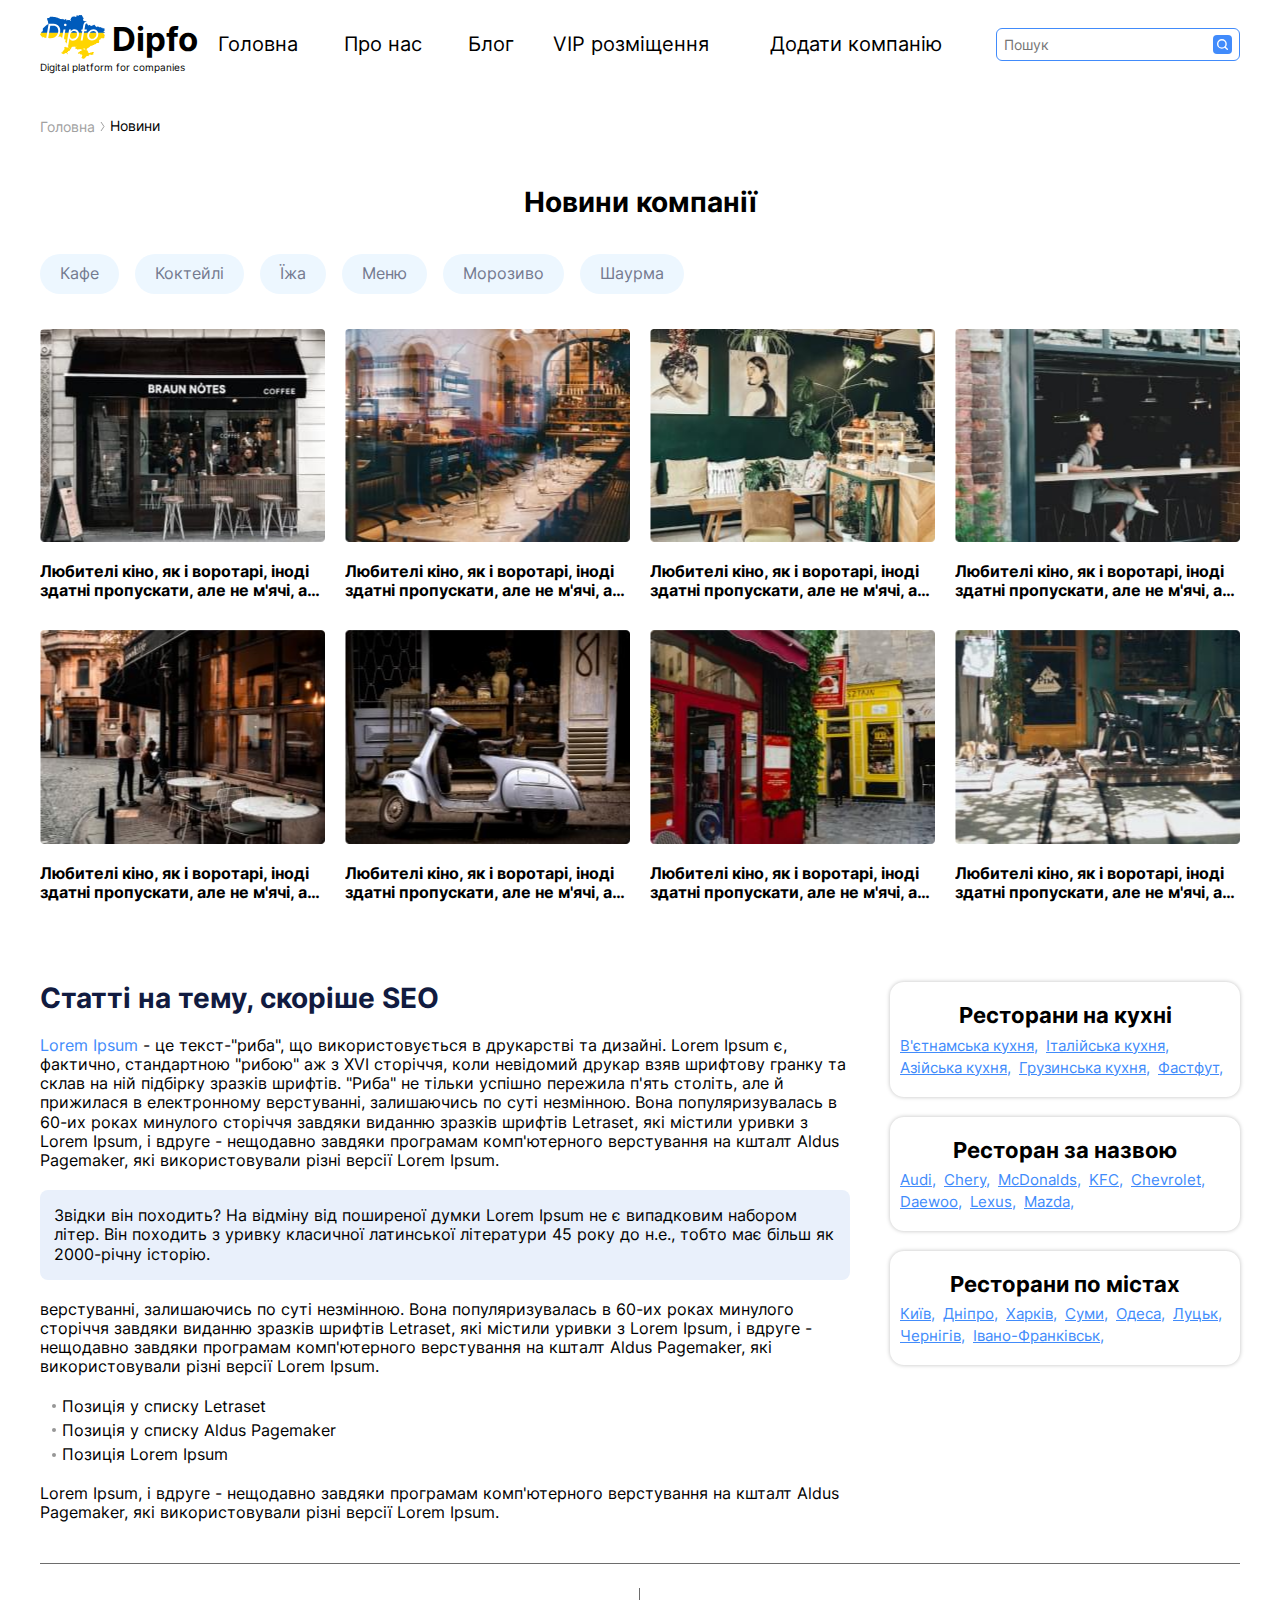
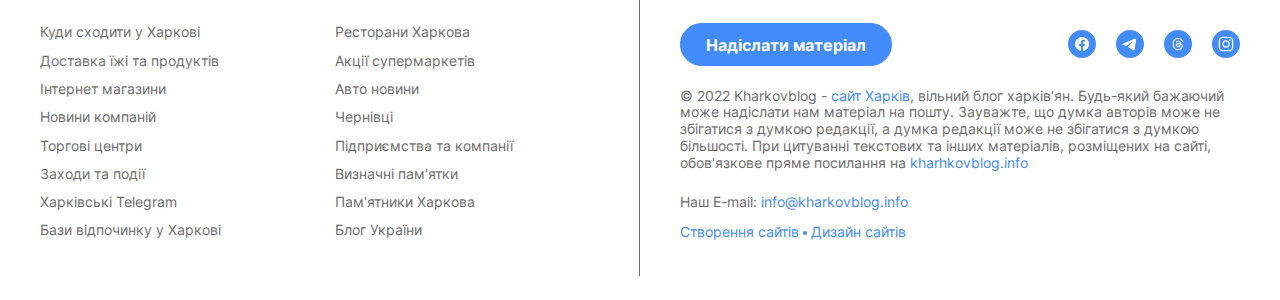
<file: news.html>
<!DOCTYPE html>
<html lang="en">

<head>
	<title>Новини</title>
	<meta charset="UTF-8">
	<meta name="format-detection" content="telephone=no">
	<!-- <style>body{opacity: 0;}</style> -->
	<link rel="stylesheet" href="css/style.min.css?_v=20240203013232">
	<link rel="shortcut icon" href="favicon.ico">
	<!-- <meta name="robots" content="noindex, nofollow"> -->
	<meta name="viewport" content="width=device-width, initial-scale=1.0, maximum-scale=1.0, user-scalable=0">
</head>

<body>
	<div class="wrapper">
		<header class="header">
			<div class="_container">
				<div class="icon-menu">
					<span></span>
				</div>

				<a href="index.html" class="header__logo">
					<span class="header__logo-row">
						<img src="img/logo.svg" alt="Fansipan"> Dipfo
					</span>
					<span class="header__logo-text">Digital platform for companies</span>
				</a>

				<ul class="header__menu">
					<li class="header__menu-item">
						<a href="catalog.html" class="header__menu-link">Головна</a>
					</li>
					<li class="header__menu-item">
						<a href="news.html" class="header__menu-link">Про нас</a>
					</li>
					<li class="header__menu-item">
						<a href="post-article.html" class="header__menu-link">Блог</a>
					</li>
					<li class="header__menu-item">
						<a href="#" class="header__menu-link">VIP розміщення</a>
					</li>
					<li class="header__menu-item">
						<a href="#" class="header__menu-link">Додати компанію</a>
					</li>
				</ul>

				<div class="header__search">
					<input type="text" placeholder="Пошук" name="search" autocomplete="off" class="header__search-input">
					<div class="header__search-icon-desc">
						<img src="img/icon/search-button.svg" alt="">
					</div>
				</div>

				<div class="header__search-icon">
					<img src="img/icon/search-button.svg" alt="">
				</div>

				<div class="header__search-mobile">
					<img class="header__search-mobile-icon" src="img/icon/search-icon.svg" alt="">
					<div class="header__search-mobile-input">
						<input type="text" placeholder="Пошук" name="search" autocomplete="off">
					</div>
					<img src="img/icon/close-icon.svg" class="header__search-hide" alt="">
				</div>
			</div>
		</header>

		<div class="menu">
			<div class="menu__content">
				<nav class="menu__body">
					<a href="catalog.html" class="menu__link">Головна</a>
					<a href="news.html" class="menu__link">Про нас</a>
					<a href="post-article.html" class="menu__link">Блог</a>
					<a href="#" class="menu__link">VIP розміщення</a>
					<a href="#" class="menu__link">Додати компанію</a>
				</nav>

				<div class="menu__socials">
					<a href="#" class="menu__social">
						<img src="img/icon/main-facebook.svg" alt="">
					</a>
					<a href="#" class="menu__social">
						<img src="img/icon/main-telegram.svg" alt="">
					</a>
					<a href="#" class="menu__social">
						<img src="img/icon/main-twitter.svg" alt="">
					</a>
					<a href="#" class="menu__social">
						<img src="img/icon/main-instagram.svg" alt="">
					</a>
				</div>

				<div class="menu__footer">
					Наш E-mail:
					<a href="#">info@kharkovblog.info</a>
				</div>
			</div>
		</div>
		<main class="page">
			<div class="breadcrumbs">
				<div class="_container">
					<ul class="breadcrumbs__list">
						<li><a href="index.html" class="breadcrumbs__item link">Головна</a></li>
						<li class="breadcrumbs__item">Новини</li>
					</ul>
				</div>
			</div>

			<div class="news">
				<div class="_container">
					<div class="news__title section-title">Новини компанії</div>

					<div class="tags">
						<a href="#" class="tags__item">Кафе</a>
						<a href="#" class="tags__item">Коктейлі</a>
						<a href="#" class="tags__item">Їжа</a>
						<a href="#" class="tags__item">Меню</a>
						<a href="#" class="tags__item">Морозиво</a>
						<a href="#" class="tags__item">Шаурма</a>
					</div>

					<div class="news__body">
						<div class="news__item">
							<a href="article.html" class="news__item-image">
								<img src="img/photos/image05.jpg" alt="">
							</a>

							<a href="#" class="news__item-title">Любителі кіно, як і воротарі, іноді здатні пропускати, але не м'ячі, а хороше кіно.</a>
						</div>

						<div class="news__item">
							<a href="article.html" class="news__item-image">
								<img src="img/photos/image06.jpg" alt="">
							</a>

							<a href="#" class="news__item-title">Любителі кіно, як і воротарі, іноді здатні пропускати, але не м'ячі, а хороше кіно.</a>
						</div>

						<div class="news__item">
							<a href="article.html" class="news__item-image">
								<img src="img/photos/image07.jpg" alt="">
							</a>

							<a href="#" class="news__item-title">Любителі кіно, як і воротарі, іноді здатні пропускати, але не м'ячі, а хороше кіно.</a>
						</div>

						<div class="news__item">
							<a href="article.html" class="news__item-image">
								<img src="img/photos/image08.jpg" alt="">
							</a>

							<a href="#" class="news__item-title">Любителі кіно, як і воротарі, іноді здатні пропускати, але не м'ячі, а хороше кіно.</a>
						</div>

						<div class="news__item">
							<a href="article.html" class="news__item-image">
								<img src="img/photos/image09.jpg" alt="">
							</a>

							<a href="#" class="news__item-title">Любителі кіно, як і воротарі, іноді здатні пропускати, але не м'ячі, а хороше кіно.</a>
						</div>

						<div class="news__item">
							<a href="article.html" class="news__item-image">
								<img src="img/photos/image10.jpg" alt="">
							</a>

							<a href="#" class="news__item-title">Любителі кіно, як і воротарі, іноді здатні пропускати, але не м'ячі, а хороше кіно.</a>
						</div>

						<div class="news__item">
							<a href="article.html" class="news__item-image">
								<img src="img/photos/image11.jpg" alt="">
							</a>

							<a href="#" class="news__item-title">Любителі кіно, як і воротарі, іноді здатні пропускати, але не м'ячі, а хороше кіно.</a>
						</div>

						<div class="news__item">
							<a href="article.html" class="news__item-image">
								<img src="img/photos/image12.jpg" alt="">
							</a>

							<a href="#" class="news__item-title">Любителі кіно, як і воротарі, іноді здатні пропускати, але не м'ячі, а хороше кіно.</a>
						</div>
					</div>
				</div>
			</div>

			<div class="section">
				<div class="_container">
					<div class="info">
						<h1>Cтатті на тему, скоріше SEO</h1>
						<p><a href="#">Lorem Ipsum</a> - це текст-"риба", що використовується в друкарстві та дизайні. Lorem Ipsum є, фактично, стандартною "рибою" аж з XVI сторіччя, коли невідомий друкар взяв шрифтову гранку та склав на ній підбірку зразків шрифтів. "Риба" не тільки успішно пережила п'ять століть, але й прижилася в електронному верстуванні, залишаючись по суті незмінною. Вона популяризувалась в 60-их роках минулого сторіччя завдяки виданню зразків шрифтів Letraset, які містили уривки з Lorem Ipsum, і вдруге - нещодавно завдяки програмам комп'ютерного верстування на кшталт Aldus Pagemaker, які використовували різні версії Lorem Ipsum.</p>
						<blockquote>Звідки він походить? На відміну від поширеної думки Lorem Ipsum не є випадковим набором літер. Він походить з уривку класичної латинської літератури 45 року до н.е., тобто має більш як 2000-річну історію.</blockquote>
						<p>верстуванні, залишаючись по суті незмінною. Вона популяризувалась в 60-их роках минулого сторіччя завдяки виданню зразків шрифтів Letraset, які містили уривки з Lorem Ipsum, і вдруге - нещодавно завдяки програмам комп'ютерного верстування на кшталт Aldus Pagemaker, які використовували різні версії Lorem Ipsum.</p>
						<ul>
							<li>Позиція у списку Letraset</li>
							<li>Позиція у списку Aldus Pagemaker</li>
							<li>Позиція Lorem Ipsum</li>
						</ul>
						<p>Lorem Ipsum, і вдруге - нещодавно завдяки програмам комп'ютерного верстування на кшталт Aldus Pagemaker, які використовували різні версії Lorem Ipsum.</p>
					</div>

					<div class="categories">
						<div class="categories__item">
							<div class="categories__item-title">Ресторани на кухні</div>
							<div class="categories__item-body">
								<a href="#" class="categories__item-link">В'єтнамська кухня,</a>
								<a href="#" class="categories__item-link">Італійська кухня,</a>
								<a href="#" class="categories__item-link">Азійська кухня,</a>
								<a href="#" class="categories__item-link">Грузинська кухня,</a>
								<a href="#" class="categories__item-link">Фастфут,</a>
							</div>
						</div>

						<div class="categories__item">
							<div class="categories__item-title">Ресторан за назвою</div>
							<div class="categories__item-body">
								<a href="#" class="categories__item-link">Audi,</a>
								<a href="#" class="categories__item-link">Chery,</a>
								<a href="#" class="categories__item-link">McDonalds,</a>
								<a href="#" class="categories__item-link">KFC,</a>
								<a href="#" class="categories__item-link">Chevrolet,</a>
								<a href="#" class="categories__item-link">Daewoo,</a>
								<a href="#" class="categories__item-link">Lexus,</a>
								<a href="#" class="categories__item-link">Mazda,</a>
							</div>
						</div>

						<div class="categories__item">
							<div class="categories__item-title">Ресторани по містах</div>
							<div class="categories__item-body">
								<a href="#" class="categories__item-link">Київ,</a>
								<a href="#" class="categories__item-link">Дніпро,</a>
								<a href="#" class="categories__item-link">Харків,</a>
								<a href="#" class="categories__item-link">Суми,</a>
								<a href="#" class="categories__item-link">Одеса,</a>
								<a href="#" class="categories__item-link">Луцьк,</a>
								<a href="#" class="categories__item-link">Чернігів,</a>
								<a href="#" class="categories__item-link">Івано-Франківськ,</a>
							</div>
						</div>
					</div>
				</div>
			</div>
		</main>
		<footer class="footer">
			<div class="_container">
				<div class="footer__body">
					<div class="footer__column left">
						<a href="#" class="footer__link">Куди сходити у Харкові</a>
						<a href="#" class="footer__link">Ресторани Харкова</a>
						<a href="#" class="footer__link">Доставка їжі та продуктів</a>
						<a href="#" class="footer__link">Акції супермаркетів</a>
						<a href="#" class="footer__link">Інтернет магазини</a>
						<a href="#" class="footer__link">Авто новини</a>
						<a href="#" class="footer__link">Новини компаній</a>
						<a href="#" class="footer__link">Чернівці</a>
						<a href="#" class="footer__link">Торгові центри</a>
						<a href="#" class="footer__link">Підприємства та компанії</a>
						<a href="#" class="footer__link">Заходи та події</a>
						<a href="#" class="footer__link">Визначні пам'ятки</a>
						<a href="#" class="footer__link">Харківські Telegram</a>
						<a href="#" class="footer__link">Пам'ятники Харкова</a>
						<a href="#" class="footer__link">Бази відпочинку у Харкові</a>
						<a href="#" class="footer__link">Блог України</a>
					</div>

					<div class="footer__column right">
						<div class="footer__control">
							<button class="footer__button button dark">Надіслати матеріал</button>

							<div class="footer__socials">
								<a href="#" class="footer__social">
									<svg width="28" height="28" viewBox="0 0 28 28" fill="none" xmlns="http://www.w3.org/2000/svg">
										<path fill-rule="evenodd" clip-rule="evenodd" d="M0 14C0 6.26801 6.26801 0 14 0C21.732 0 28 6.26801 28 14C28 21.732 21.732 28 14 28C6.26801 28 0 21.732 0 14ZM14 7C17.85 7 21 10.15 21 14C21 17.5 18.4625 20.475 14.9625 21V16.0125H16.625L16.975 14H15.05V12.6875C15.05 12.1625 15.3125 11.6375 16.1875 11.6375H17.0625V9.8875C17.0625 9.8875 16.275 9.7125 15.4875 9.7125C13.9125 9.7125 12.8625 10.675 12.8625 12.425V14H11.1125V16.0125H12.8625V20.9125C9.5375 20.3875 7 17.5 7 14C7 10.15 10.15 7 14 7Z" />
									</svg>
								</a>
								<a href="#" class="footer__social">
									<svg width="28" height="28" viewBox="0 0 28 28" fill="none" xmlns="http://www.w3.org/2000/svg">
										<path fill-rule="evenodd" clip-rule="evenodd" d="M14 28C6.26801 28 0 21.732 0 14C0 6.26801 6.26801 0 14 0C21.732 0 28 6.26801 28 14C28 21.732 21.732 28 14 28ZM14.6054 10.5065C13.3515 11.028 10.8455 12.1074 7.08743 13.7448C6.47717 13.9874 6.15749 14.2248 6.12839 14.457C6.07921 14.8493 6.5705 15.0038 7.23952 15.2142C7.33052 15.2428 7.42482 15.2724 7.52148 15.3038C8.17969 15.5178 9.0651 15.7681 9.52539 15.7781C9.94291 15.7871 10.4089 15.6149 10.9234 15.2617C14.4347 12.8914 16.2472 11.6934 16.361 11.6676C16.4413 11.6494 16.5526 11.6264 16.628 11.6934C16.7033 11.7604 16.6959 11.8873 16.6879 11.9214C16.6393 12.1288 14.7108 13.9218 13.7128 14.8496C13.4016 15.1389 13.1809 15.344 13.1358 15.3909C13.0348 15.4959 12.9318 15.5952 12.8328 15.6906C12.2213 16.2801 11.7627 16.7221 12.8581 17.444C13.3846 17.7909 13.8058 18.0778 14.2261 18.364C14.685 18.6765 15.1428 18.9883 15.7351 19.3765C15.886 19.4754 16.0301 19.5782 16.1704 19.6782C16.7046 20.059 17.1844 20.4011 17.7772 20.3465C18.1217 20.3148 18.4775 19.9909 18.6582 19.0249C19.0853 16.7418 19.9248 11.7951 20.1188 9.75666C20.1358 9.57806 20.1144 9.3495 20.0972 9.24917C20.08 9.14883 20.0442 9.00588 19.9137 8.90005C19.7593 8.77472 19.5208 8.74829 19.4142 8.75008C18.9293 8.75871 18.1854 9.01738 14.6054 10.5065Z" />
									</svg>
								</a>
								<a href="#" class="footer__social">
									<svg width="28" height="28" viewBox="0 0 28 28" fill="none" xmlns="http://www.w3.org/2000/svg">
										<path fill-rule="evenodd" clip-rule="evenodd" d="M14 0C6.26801 0 0 6.26801 0 14C0 21.732 6.26801 28 14 28C21.732 28 28 21.732 28 14C28 6.26801 21.732 0 14 0ZM16.7605 13.4797C16.8146 13.503 16.8679 13.5273 16.9205 13.5526C17.6636 13.9104 18.207 14.4522 18.492 15.1192C18.8893 16.0493 18.9256 17.5644 17.7202 18.7731C16.7989 19.697 15.6805 20.114 14.0939 20.125H14.0868C12.3021 20.1126 10.9298 19.5098 10.0079 18.3335C9.18745 17.2867 8.76426 15.8301 8.75004 14.0043L8.75 14L8.75004 13.9957C8.76426 12.1699 9.18745 10.7133 10.0079 9.66652C10.9298 8.49017 12.3021 7.88741 14.0868 7.875H14.0939C15.8822 7.88745 17.2701 8.48793 18.219 9.6598C18.6873 10.238 19.0313 10.9351 19.25 11.7441L18.2236 12.019C18.0432 11.3617 17.7696 10.798 17.4066 10.3498C16.6664 9.43569 15.5507 8.96674 14.0903 8.95584C12.6405 8.96665 11.5439 9.43336 10.831 10.343C10.1634 11.1949 9.81839 12.4252 9.80552 14C9.81839 15.5748 10.1634 16.8051 10.831 17.6569C11.5439 18.5666 12.6405 19.0333 14.0904 19.0441C15.3974 19.0345 16.2623 18.7224 16.9818 18.0009C17.803 17.1773 17.7877 16.1672 17.525 15.5524C17.3706 15.1908 17.0909 14.89 16.7135 14.6614C16.6216 15.349 16.4134 15.8947 16.0842 16.3158C15.6509 16.8703 15.0296 17.1735 14.2378 17.2171C13.6381 17.25 13.0612 17.1048 12.6132 16.808C12.0834 16.4569 11.7733 15.9194 11.7401 15.2947C11.6747 14.063 12.6481 13.1767 14.1623 13.0891C14.6998 13.0582 15.2026 13.0826 15.6675 13.1619C15.6058 12.783 15.4811 12.4827 15.2948 12.2655C15.0387 11.967 14.643 11.814 14.1186 11.8107L14.104 11.8106C13.683 11.8106 13.1113 11.9289 12.7471 12.4836L11.8712 11.8805C12.3588 11.1379 13.151 10.7298 14.1036 10.7298L14.1252 10.7298C15.7178 10.74 16.6663 11.7375 16.7605 13.4797ZM12.794 15.236C12.828 15.8764 13.5174 16.1753 14.1811 16.1378C14.8308 16.102 15.5683 15.8461 15.694 14.2701C15.3569 14.1961 14.9862 14.1575 14.5898 14.1575C14.4694 14.1575 14.3467 14.161 14.2218 14.1682C13.1307 14.2313 12.7688 14.7612 12.794 15.236Z" />
									</svg>
								</a>
								<a href="#" class="footer__social">
									<svg width="28" height="28" viewBox="0 0 28 28" fill="none" xmlns="http://www.w3.org/2000/svg">
										<path d="M14 16.45C12.6875 16.45 11.55 15.4 11.55 14C11.55 12.6875 12.6 11.55 14 11.55C15.3125 11.55 16.45 12.6 16.45 14C16.45 15.3125 15.3125 16.45 14 16.45Z" />
										<path fill-rule="evenodd" clip-rule="evenodd" d="M16.975 8.05H11.025C10.325 8.1375 9.975 8.225 9.7125 8.3125C9.3625 8.4 9.1 8.575 8.8375 8.8375C8.62979 9.04521 8.53165 9.25292 8.41303 9.50399C8.38176 9.57016 8.34899 9.63952 8.3125 9.7125C8.29896 9.75311 8.28333 9.79581 8.26658 9.84158C8.17504 10.0917 8.05 10.4333 8.05 11.025V16.975C8.1375 17.675 8.225 18.025 8.3125 18.2875C8.4 18.6375 8.575 18.9 8.8375 19.1625C9.04521 19.3702 9.25293 19.4684 9.50399 19.587C9.57022 19.6183 9.63945 19.651 9.7125 19.6875C9.75311 19.701 9.79581 19.7167 9.84158 19.7334C10.0917 19.825 10.4333 19.95 11.025 19.95H16.975C17.675 19.8625 18.025 19.775 18.2875 19.6875C18.6375 19.6 18.9 19.425 19.1625 19.1625C19.3702 18.9548 19.4684 18.7471 19.587 18.496C19.6183 18.4298 19.651 18.3605 19.6875 18.2875C19.701 18.2469 19.7167 18.2042 19.7334 18.1584C19.825 17.9083 19.95 17.5667 19.95 16.975V11.025C19.8625 10.325 19.775 9.975 19.6875 9.7125C19.6 9.3625 19.425 9.1 19.1625 8.8375C18.9548 8.62978 18.7471 8.53164 18.496 8.41302C18.4299 8.38178 18.3604 8.34896 18.2875 8.3125C18.2469 8.29896 18.2042 8.28333 18.1584 8.26658C17.9083 8.17504 17.5667 8.05 16.975 8.05ZM14 10.2375C11.9 10.2375 10.2375 11.9 10.2375 14C10.2375 16.1 11.9 17.7625 14 17.7625C16.1 17.7625 17.7625 16.1 17.7625 14C17.7625 11.9 16.1 10.2375 14 10.2375ZM18.725 10.15C18.725 10.6332 18.3332 11.025 17.85 11.025C17.3668 11.025 16.975 10.6332 16.975 10.15C16.975 9.66675 17.3668 9.275 17.85 9.275C18.3332 9.275 18.725 9.66675 18.725 10.15Z" />
										<path fill-rule="evenodd" clip-rule="evenodd" d="M0 14C0 6.26801 6.26801 0 14 0C21.732 0 28 6.26801 28 14C28 21.732 21.732 28 14 28C6.26801 28 0 21.732 0 14ZM11.025 6.7375H16.975C17.7625 6.825 18.2875 6.9125 18.725 7.0875C19.25 7.35 19.6 7.525 20.0375 7.9625C20.475 8.4 20.7375 8.8375 20.9125 9.275C21.0875 9.7125 21.2625 10.2375 21.2625 11.025V16.975C21.175 17.7625 21.0875 18.2875 20.9125 18.725C20.65 19.25 20.475 19.6 20.0375 20.0375C19.6 20.475 19.1625 20.7375 18.725 20.9125C18.2875 21.0875 17.7625 21.2625 16.975 21.2625H11.025C10.2375 21.175 9.7125 21.0875 9.275 20.9125C8.75 20.65 8.4 20.475 7.9625 20.0375C7.525 19.6 7.2625 19.1625 7.0875 18.725C6.9125 18.2875 6.7375 17.7625 6.7375 16.975V11.025C6.825 10.2375 6.9125 9.7125 7.0875 9.275C7.35 8.75 7.525 8.4 7.9625 7.9625C8.4 7.525 8.8375 7.2625 9.275 7.0875C9.7125 6.9125 10.2375 6.7375 11.025 6.7375Z" />
									</svg>
								</a>
							</div>
						</div>

						<div class="footer__info">© 2022 Kharkovblog - <a href="#">сайт Харків</a>, вільний блог харків'ян. Будь-який бажаючий може надіслати нам матеріал на пошту. Зауважте, що думка авторів може не збігатися з думкою редакції, а думка редакції може не збігатися з думкою більшості. При цитуванні текстових та інших матеріалів, розміщених на сайті, обов'язкове пряме посилання на <a href="#">kharhkovblog.info</a></div>

						<div class="footer__email">Наш E-mail: <a href="mailto:info@kharkovblog.info">info@kharkovblog.info</a></div>

						<div class="footer__author">
							<a href="#">Створення сайтів</a>
							<a href="#">Дизайн сайтів</a>
						</div>
					</div>
				</div>
			</div>
		</footer>
	</div>
	<script src="js/app.min.js?_v=20240203013232"></script>
</body>

</html>
</file>
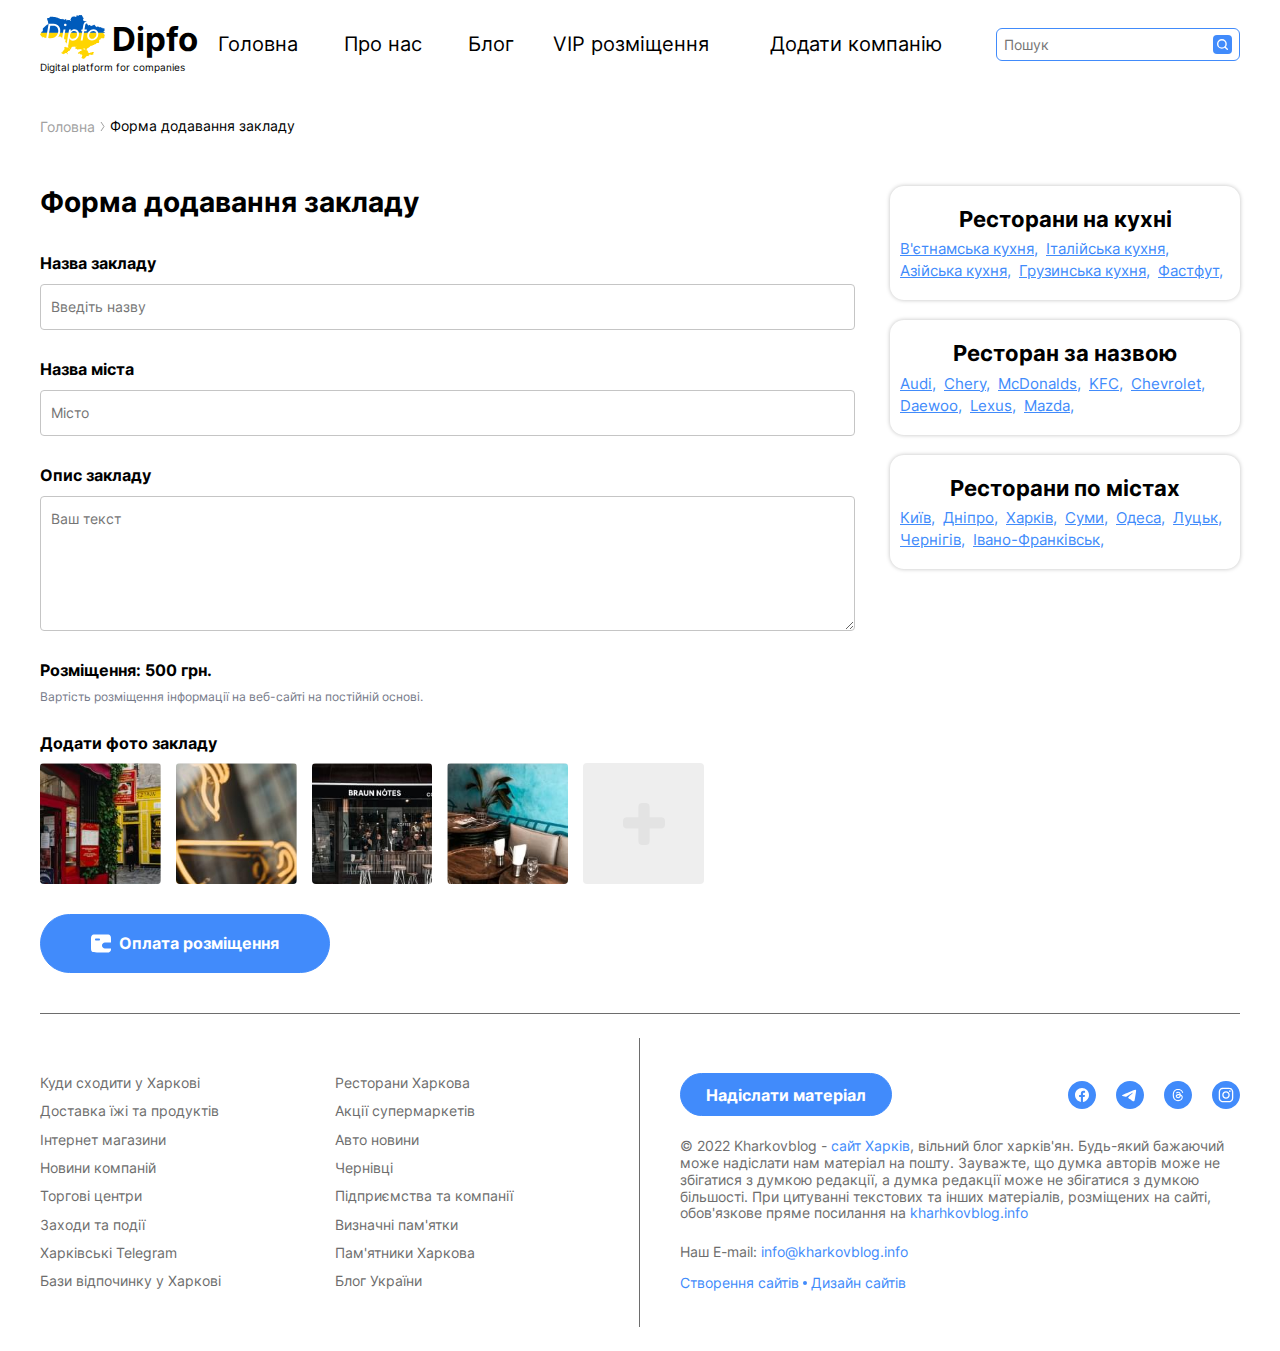
<file: post-article.html>
<!DOCTYPE html>
<html lang="en">

<head>
	<title>Форма</title>
	<meta charset="UTF-8">
	<meta name="format-detection" content="telephone=no">
	<!-- <style>body{opacity: 0;}</style> -->
	<link rel="stylesheet" href="css/style.min.css?_v=20240203013232">
	<link rel="shortcut icon" href="favicon.ico">
	<!-- <meta name="robots" content="noindex, nofollow"> -->
	<meta name="viewport" content="width=device-width, initial-scale=1.0, maximum-scale=1.0, user-scalable=0">
</head>

<body>
	<div class="wrapper">
		<header class="header">
			<div class="_container">
				<div class="icon-menu">
					<span></span>
				</div>

				<a href="index.html" class="header__logo">
					<span class="header__logo-row">
						<img src="img/logo.svg" alt="Fansipan"> Dipfo
					</span>
					<span class="header__logo-text">Digital platform for companies</span>
				</a>

				<ul class="header__menu">
					<li class="header__menu-item">
						<a href="catalog.html" class="header__menu-link">Головна</a>
					</li>
					<li class="header__menu-item">
						<a href="news.html" class="header__menu-link">Про нас</a>
					</li>
					<li class="header__menu-item">
						<a href="post-article.html" class="header__menu-link">Блог</a>
					</li>
					<li class="header__menu-item">
						<a href="#" class="header__menu-link">VIP розміщення</a>
					</li>
					<li class="header__menu-item">
						<a href="#" class="header__menu-link">Додати компанію</a>
					</li>
				</ul>

				<div class="header__search">
					<input type="text" placeholder="Пошук" name="search" autocomplete="off" class="header__search-input">
					<div class="header__search-icon-desc">
						<img src="img/icon/search-button.svg" alt="">
					</div>
				</div>

				<div class="header__search-icon">
					<img src="img/icon/search-button.svg" alt="">
				</div>

				<div class="header__search-mobile">
					<img class="header__search-mobile-icon" src="img/icon/search-icon.svg" alt="">
					<div class="header__search-mobile-input">
						<input type="text" placeholder="Пошук" name="search" autocomplete="off">
					</div>
					<img src="img/icon/close-icon.svg" class="header__search-hide" alt="">
				</div>
			</div>
		</header>

		<div class="menu">
			<div class="menu__content">
				<nav class="menu__body">
					<a href="catalog.html" class="menu__link">Головна</a>
					<a href="news.html" class="menu__link">Про нас</a>
					<a href="post-article.html" class="menu__link">Блог</a>
					<a href="#" class="menu__link">VIP розміщення</a>
					<a href="#" class="menu__link">Додати компанію</a>
				</nav>

				<div class="menu__socials">
					<a href="#" class="menu__social">
						<img src="img/icon/main-facebook.svg" alt="">
					</a>
					<a href="#" class="menu__social">
						<img src="img/icon/main-telegram.svg" alt="">
					</a>
					<a href="#" class="menu__social">
						<img src="img/icon/main-twitter.svg" alt="">
					</a>
					<a href="#" class="menu__social">
						<img src="img/icon/main-instagram.svg" alt="">
					</a>
				</div>

				<div class="menu__footer">
					Наш E-mail:
					<a href="#">info@kharkovblog.info</a>
				</div>
			</div>
		</div>
		<main class="page">
			<div class="breadcrumbs">
				<div class="_container">
					<ul class="breadcrumbs__list">
						<li><a href="index.html" class="breadcrumbs__item link">Головна</a></li>
						<li class="breadcrumbs__item">Форма додавання закладу</li>
					</ul>
				</div>
			</div>

			<div class="post">
				<div class="_container">
					<div class="post__main">
						<div class="post__title section-title">Форма додавання закладу</div>

						<form class="post__form">
							<div class="post__line">
								<label class="post__label">Назва закладу</label>
								<input type="text" name="name" placeholder="Введіть назву" class="post__input input">
							</div>

							<div class="post__line">
								<label class="post__label">Назва міста</label>
								<input type="text" name="city" placeholder="Місто" class="post__input input">
							</div>

							<div class="post__line">
								<label class="post__label">Опис закладу</label>
								<textarea name="description" placeholder="Ваш текст" class="post__input input"></textarea>
							</div>

							<div class="post__line">
								<div class="post__label">Розміщення: 500 грн.</div>
								<div class="post__info">Вартість розміщення інформації на веб-сайті на постійній основі.</div>
							</div>

							<div class="post__line">
								<div class="post__label">Додати фото закладу</div>
								<div class="post__images">
									<div class="post__image">
										<img src="img/photos/image01.jpg" alt="">
									</div>
									<div class="post__image">
										<img src="img/photos/image02.jpg" alt="">
									</div>
									<div class="post__image">
										<img src="img/photos/image03.jpg" alt="">
									</div>
									<div class="post__image">
										<img src="img/photos/image04.jpg" alt="">
									</div>
									<div class="post__image plus">
										<img src="img/icon/plus.svg" alt="">
									</div>
								</div>
							</div>

							<button class="post__button button dark">
								<svg width="20" height="19" viewBox="0 0 20 19" fill="none" xmlns="http://www.w3.org/2000/svg">
									<path fill-rule="evenodd" clip-rule="evenodd" d="M0.87868 1.37868C0 2.25736 0 3.67157 0 6.5V12.5C0 15.3284 0 16.7426 0.87868 17.6213C1.75736 18.5 3.17157 18.5 6 18.5H16C16.93 18.5 17.395 18.5 17.7765 18.3978C18.8117 18.1204 19.6204 17.3117 19.8978 16.2765C20 15.895 20 15.43 20 14.5H14C12.3431 14.5 11 13.1569 11 11.5C11 9.84315 12.3431 8.5 14 8.5H20V6.5C20 3.67157 20 2.25736 19.1213 1.37868C18.2426 0.5 16.8284 0.5 14 0.5H6C3.17157 0.5 1.75736 0.5 0.87868 1.37868ZM5 4.5C4.44772 4.5 4 4.94772 4 5.5C4 6.05228 4.44772 6.5 5 6.5H8C8.55228 6.5 9 6.05228 9 5.5C9 4.94772 8.55228 4.5 8 4.5H5Z" />
								</svg>
								Оплата розміщення
							</button>
						</form>
					</div>

					<div class="categories">
						<div class="categories__item">
							<div class="categories__item-title">Ресторани на кухні</div>
							<div class="categories__item-body">
								<a href="#" class="categories__item-link">В'єтнамська кухня,</a>
								<a href="#" class="categories__item-link">Італійська кухня,</a>
								<a href="#" class="categories__item-link">Азійська кухня,</a>
								<a href="#" class="categories__item-link">Грузинська кухня,</a>
								<a href="#" class="categories__item-link">Фастфут,</a>
							</div>
						</div>

						<div class="categories__item">
							<div class="categories__item-title">Ресторан за назвою</div>
							<div class="categories__item-body">
								<a href="#" class="categories__item-link">Audi,</a>
								<a href="#" class="categories__item-link">Chery,</a>
								<a href="#" class="categories__item-link">McDonalds,</a>
								<a href="#" class="categories__item-link">KFC,</a>
								<a href="#" class="categories__item-link">Chevrolet,</a>
								<a href="#" class="categories__item-link">Daewoo,</a>
								<a href="#" class="categories__item-link">Lexus,</a>
								<a href="#" class="categories__item-link">Mazda,</a>
							</div>
						</div>

						<div class="categories__item">
							<div class="categories__item-title">Ресторани по містах</div>
							<div class="categories__item-body">
								<a href="#" class="categories__item-link">Київ,</a>
								<a href="#" class="categories__item-link">Дніпро,</a>
								<a href="#" class="categories__item-link">Харків,</a>
								<a href="#" class="categories__item-link">Суми,</a>
								<a href="#" class="categories__item-link">Одеса,</a>
								<a href="#" class="categories__item-link">Луцьк,</a>
								<a href="#" class="categories__item-link">Чернігів,</a>
								<a href="#" class="categories__item-link">Івано-Франківськ,</a>
							</div>
						</div>
					</div>
				</div>
			</div>
		</main>
		<footer class="footer">
			<div class="_container">
				<div class="footer__body">
					<div class="footer__column left">
						<a href="#" class="footer__link">Куди сходити у Харкові</a>
						<a href="#" class="footer__link">Ресторани Харкова</a>
						<a href="#" class="footer__link">Доставка їжі та продуктів</a>
						<a href="#" class="footer__link">Акції супермаркетів</a>
						<a href="#" class="footer__link">Інтернет магазини</a>
						<a href="#" class="footer__link">Авто новини</a>
						<a href="#" class="footer__link">Новини компаній</a>
						<a href="#" class="footer__link">Чернівці</a>
						<a href="#" class="footer__link">Торгові центри</a>
						<a href="#" class="footer__link">Підприємства та компанії</a>
						<a href="#" class="footer__link">Заходи та події</a>
						<a href="#" class="footer__link">Визначні пам'ятки</a>
						<a href="#" class="footer__link">Харківські Telegram</a>
						<a href="#" class="footer__link">Пам'ятники Харкова</a>
						<a href="#" class="footer__link">Бази відпочинку у Харкові</a>
						<a href="#" class="footer__link">Блог України</a>
					</div>

					<div class="footer__column right">
						<div class="footer__control">
							<button class="footer__button button dark">Надіслати матеріал</button>

							<div class="footer__socials">
								<a href="#" class="footer__social">
									<svg width="28" height="28" viewBox="0 0 28 28" fill="none" xmlns="http://www.w3.org/2000/svg">
										<path fill-rule="evenodd" clip-rule="evenodd" d="M0 14C0 6.26801 6.26801 0 14 0C21.732 0 28 6.26801 28 14C28 21.732 21.732 28 14 28C6.26801 28 0 21.732 0 14ZM14 7C17.85 7 21 10.15 21 14C21 17.5 18.4625 20.475 14.9625 21V16.0125H16.625L16.975 14H15.05V12.6875C15.05 12.1625 15.3125 11.6375 16.1875 11.6375H17.0625V9.8875C17.0625 9.8875 16.275 9.7125 15.4875 9.7125C13.9125 9.7125 12.8625 10.675 12.8625 12.425V14H11.1125V16.0125H12.8625V20.9125C9.5375 20.3875 7 17.5 7 14C7 10.15 10.15 7 14 7Z" />
									</svg>
								</a>
								<a href="#" class="footer__social">
									<svg width="28" height="28" viewBox="0 0 28 28" fill="none" xmlns="http://www.w3.org/2000/svg">
										<path fill-rule="evenodd" clip-rule="evenodd" d="M14 28C6.26801 28 0 21.732 0 14C0 6.26801 6.26801 0 14 0C21.732 0 28 6.26801 28 14C28 21.732 21.732 28 14 28ZM14.6054 10.5065C13.3515 11.028 10.8455 12.1074 7.08743 13.7448C6.47717 13.9874 6.15749 14.2248 6.12839 14.457C6.07921 14.8493 6.5705 15.0038 7.23952 15.2142C7.33052 15.2428 7.42482 15.2724 7.52148 15.3038C8.17969 15.5178 9.0651 15.7681 9.52539 15.7781C9.94291 15.7871 10.4089 15.6149 10.9234 15.2617C14.4347 12.8914 16.2472 11.6934 16.361 11.6676C16.4413 11.6494 16.5526 11.6264 16.628 11.6934C16.7033 11.7604 16.6959 11.8873 16.6879 11.9214C16.6393 12.1288 14.7108 13.9218 13.7128 14.8496C13.4016 15.1389 13.1809 15.344 13.1358 15.3909C13.0348 15.4959 12.9318 15.5952 12.8328 15.6906C12.2213 16.2801 11.7627 16.7221 12.8581 17.444C13.3846 17.7909 13.8058 18.0778 14.2261 18.364C14.685 18.6765 15.1428 18.9883 15.7351 19.3765C15.886 19.4754 16.0301 19.5782 16.1704 19.6782C16.7046 20.059 17.1844 20.4011 17.7772 20.3465C18.1217 20.3148 18.4775 19.9909 18.6582 19.0249C19.0853 16.7418 19.9248 11.7951 20.1188 9.75666C20.1358 9.57806 20.1144 9.3495 20.0972 9.24917C20.08 9.14883 20.0442 9.00588 19.9137 8.90005C19.7593 8.77472 19.5208 8.74829 19.4142 8.75008C18.9293 8.75871 18.1854 9.01738 14.6054 10.5065Z" />
									</svg>
								</a>
								<a href="#" class="footer__social">
									<svg width="28" height="28" viewBox="0 0 28 28" fill="none" xmlns="http://www.w3.org/2000/svg">
										<path fill-rule="evenodd" clip-rule="evenodd" d="M14 0C6.26801 0 0 6.26801 0 14C0 21.732 6.26801 28 14 28C21.732 28 28 21.732 28 14C28 6.26801 21.732 0 14 0ZM16.7605 13.4797C16.8146 13.503 16.8679 13.5273 16.9205 13.5526C17.6636 13.9104 18.207 14.4522 18.492 15.1192C18.8893 16.0493 18.9256 17.5644 17.7202 18.7731C16.7989 19.697 15.6805 20.114 14.0939 20.125H14.0868C12.3021 20.1126 10.9298 19.5098 10.0079 18.3335C9.18745 17.2867 8.76426 15.8301 8.75004 14.0043L8.75 14L8.75004 13.9957C8.76426 12.1699 9.18745 10.7133 10.0079 9.66652C10.9298 8.49017 12.3021 7.88741 14.0868 7.875H14.0939C15.8822 7.88745 17.2701 8.48793 18.219 9.6598C18.6873 10.238 19.0313 10.9351 19.25 11.7441L18.2236 12.019C18.0432 11.3617 17.7696 10.798 17.4066 10.3498C16.6664 9.43569 15.5507 8.96674 14.0903 8.95584C12.6405 8.96665 11.5439 9.43336 10.831 10.343C10.1634 11.1949 9.81839 12.4252 9.80552 14C9.81839 15.5748 10.1634 16.8051 10.831 17.6569C11.5439 18.5666 12.6405 19.0333 14.0904 19.0441C15.3974 19.0345 16.2623 18.7224 16.9818 18.0009C17.803 17.1773 17.7877 16.1672 17.525 15.5524C17.3706 15.1908 17.0909 14.89 16.7135 14.6614C16.6216 15.349 16.4134 15.8947 16.0842 16.3158C15.6509 16.8703 15.0296 17.1735 14.2378 17.2171C13.6381 17.25 13.0612 17.1048 12.6132 16.808C12.0834 16.4569 11.7733 15.9194 11.7401 15.2947C11.6747 14.063 12.6481 13.1767 14.1623 13.0891C14.6998 13.0582 15.2026 13.0826 15.6675 13.1619C15.6058 12.783 15.4811 12.4827 15.2948 12.2655C15.0387 11.967 14.643 11.814 14.1186 11.8107L14.104 11.8106C13.683 11.8106 13.1113 11.9289 12.7471 12.4836L11.8712 11.8805C12.3588 11.1379 13.151 10.7298 14.1036 10.7298L14.1252 10.7298C15.7178 10.74 16.6663 11.7375 16.7605 13.4797ZM12.794 15.236C12.828 15.8764 13.5174 16.1753 14.1811 16.1378C14.8308 16.102 15.5683 15.8461 15.694 14.2701C15.3569 14.1961 14.9862 14.1575 14.5898 14.1575C14.4694 14.1575 14.3467 14.161 14.2218 14.1682C13.1307 14.2313 12.7688 14.7612 12.794 15.236Z" />
									</svg>
								</a>
								<a href="#" class="footer__social">
									<svg width="28" height="28" viewBox="0 0 28 28" fill="none" xmlns="http://www.w3.org/2000/svg">
										<path d="M14 16.45C12.6875 16.45 11.55 15.4 11.55 14C11.55 12.6875 12.6 11.55 14 11.55C15.3125 11.55 16.45 12.6 16.45 14C16.45 15.3125 15.3125 16.45 14 16.45Z" />
										<path fill-rule="evenodd" clip-rule="evenodd" d="M16.975 8.05H11.025C10.325 8.1375 9.975 8.225 9.7125 8.3125C9.3625 8.4 9.1 8.575 8.8375 8.8375C8.62979 9.04521 8.53165 9.25292 8.41303 9.50399C8.38176 9.57016 8.34899 9.63952 8.3125 9.7125C8.29896 9.75311 8.28333 9.79581 8.26658 9.84158C8.17504 10.0917 8.05 10.4333 8.05 11.025V16.975C8.1375 17.675 8.225 18.025 8.3125 18.2875C8.4 18.6375 8.575 18.9 8.8375 19.1625C9.04521 19.3702 9.25293 19.4684 9.50399 19.587C9.57022 19.6183 9.63945 19.651 9.7125 19.6875C9.75311 19.701 9.79581 19.7167 9.84158 19.7334C10.0917 19.825 10.4333 19.95 11.025 19.95H16.975C17.675 19.8625 18.025 19.775 18.2875 19.6875C18.6375 19.6 18.9 19.425 19.1625 19.1625C19.3702 18.9548 19.4684 18.7471 19.587 18.496C19.6183 18.4298 19.651 18.3605 19.6875 18.2875C19.701 18.2469 19.7167 18.2042 19.7334 18.1584C19.825 17.9083 19.95 17.5667 19.95 16.975V11.025C19.8625 10.325 19.775 9.975 19.6875 9.7125C19.6 9.3625 19.425 9.1 19.1625 8.8375C18.9548 8.62978 18.7471 8.53164 18.496 8.41302C18.4299 8.38178 18.3604 8.34896 18.2875 8.3125C18.2469 8.29896 18.2042 8.28333 18.1584 8.26658C17.9083 8.17504 17.5667 8.05 16.975 8.05ZM14 10.2375C11.9 10.2375 10.2375 11.9 10.2375 14C10.2375 16.1 11.9 17.7625 14 17.7625C16.1 17.7625 17.7625 16.1 17.7625 14C17.7625 11.9 16.1 10.2375 14 10.2375ZM18.725 10.15C18.725 10.6332 18.3332 11.025 17.85 11.025C17.3668 11.025 16.975 10.6332 16.975 10.15C16.975 9.66675 17.3668 9.275 17.85 9.275C18.3332 9.275 18.725 9.66675 18.725 10.15Z" />
										<path fill-rule="evenodd" clip-rule="evenodd" d="M0 14C0 6.26801 6.26801 0 14 0C21.732 0 28 6.26801 28 14C28 21.732 21.732 28 14 28C6.26801 28 0 21.732 0 14ZM11.025 6.7375H16.975C17.7625 6.825 18.2875 6.9125 18.725 7.0875C19.25 7.35 19.6 7.525 20.0375 7.9625C20.475 8.4 20.7375 8.8375 20.9125 9.275C21.0875 9.7125 21.2625 10.2375 21.2625 11.025V16.975C21.175 17.7625 21.0875 18.2875 20.9125 18.725C20.65 19.25 20.475 19.6 20.0375 20.0375C19.6 20.475 19.1625 20.7375 18.725 20.9125C18.2875 21.0875 17.7625 21.2625 16.975 21.2625H11.025C10.2375 21.175 9.7125 21.0875 9.275 20.9125C8.75 20.65 8.4 20.475 7.9625 20.0375C7.525 19.6 7.2625 19.1625 7.0875 18.725C6.9125 18.2875 6.7375 17.7625 6.7375 16.975V11.025C6.825 10.2375 6.9125 9.7125 7.0875 9.275C7.35 8.75 7.525 8.4 7.9625 7.9625C8.4 7.525 8.8375 7.2625 9.275 7.0875C9.7125 6.9125 10.2375 6.7375 11.025 6.7375Z" />
									</svg>
								</a>
							</div>
						</div>

						<div class="footer__info">© 2022 Kharkovblog - <a href="#">сайт Харків</a>, вільний блог харків'ян. Будь-який бажаючий може надіслати нам матеріал на пошту. Зауважте, що думка авторів може не збігатися з думкою редакції, а думка редакції може не збігатися з думкою більшості. При цитуванні текстових та інших матеріалів, розміщених на сайті, обов'язкове пряме посилання на <a href="#">kharhkovblog.info</a></div>

						<div class="footer__email">Наш E-mail: <a href="mailto:info@kharkovblog.info">info@kharkovblog.info</a></div>

						<div class="footer__author">
							<a href="#">Створення сайтів</a>
							<a href="#">Дизайн сайтів</a>
						</div>
					</div>
				</div>
			</div>
		</footer>
	</div>
	<script src="js/app.min.js?_v=20240203013232"></script>
</body>

</html>
</file>
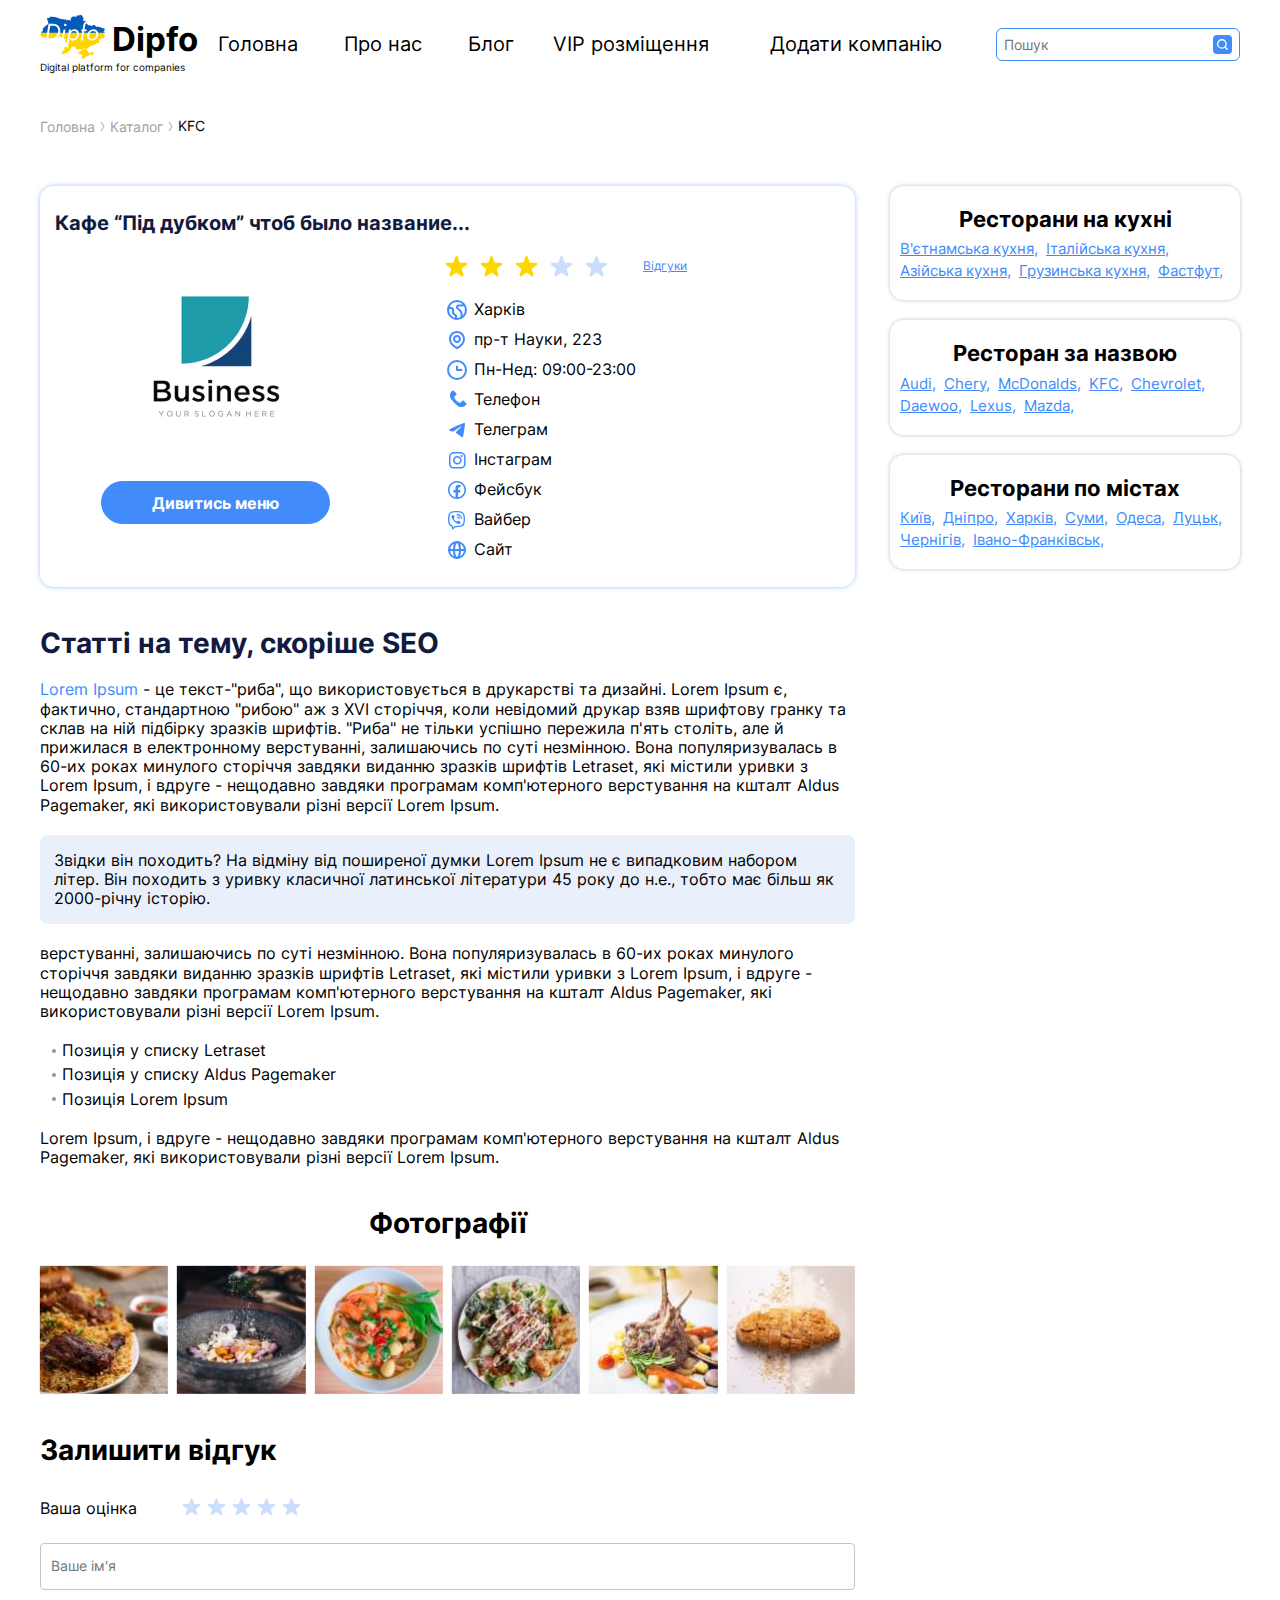
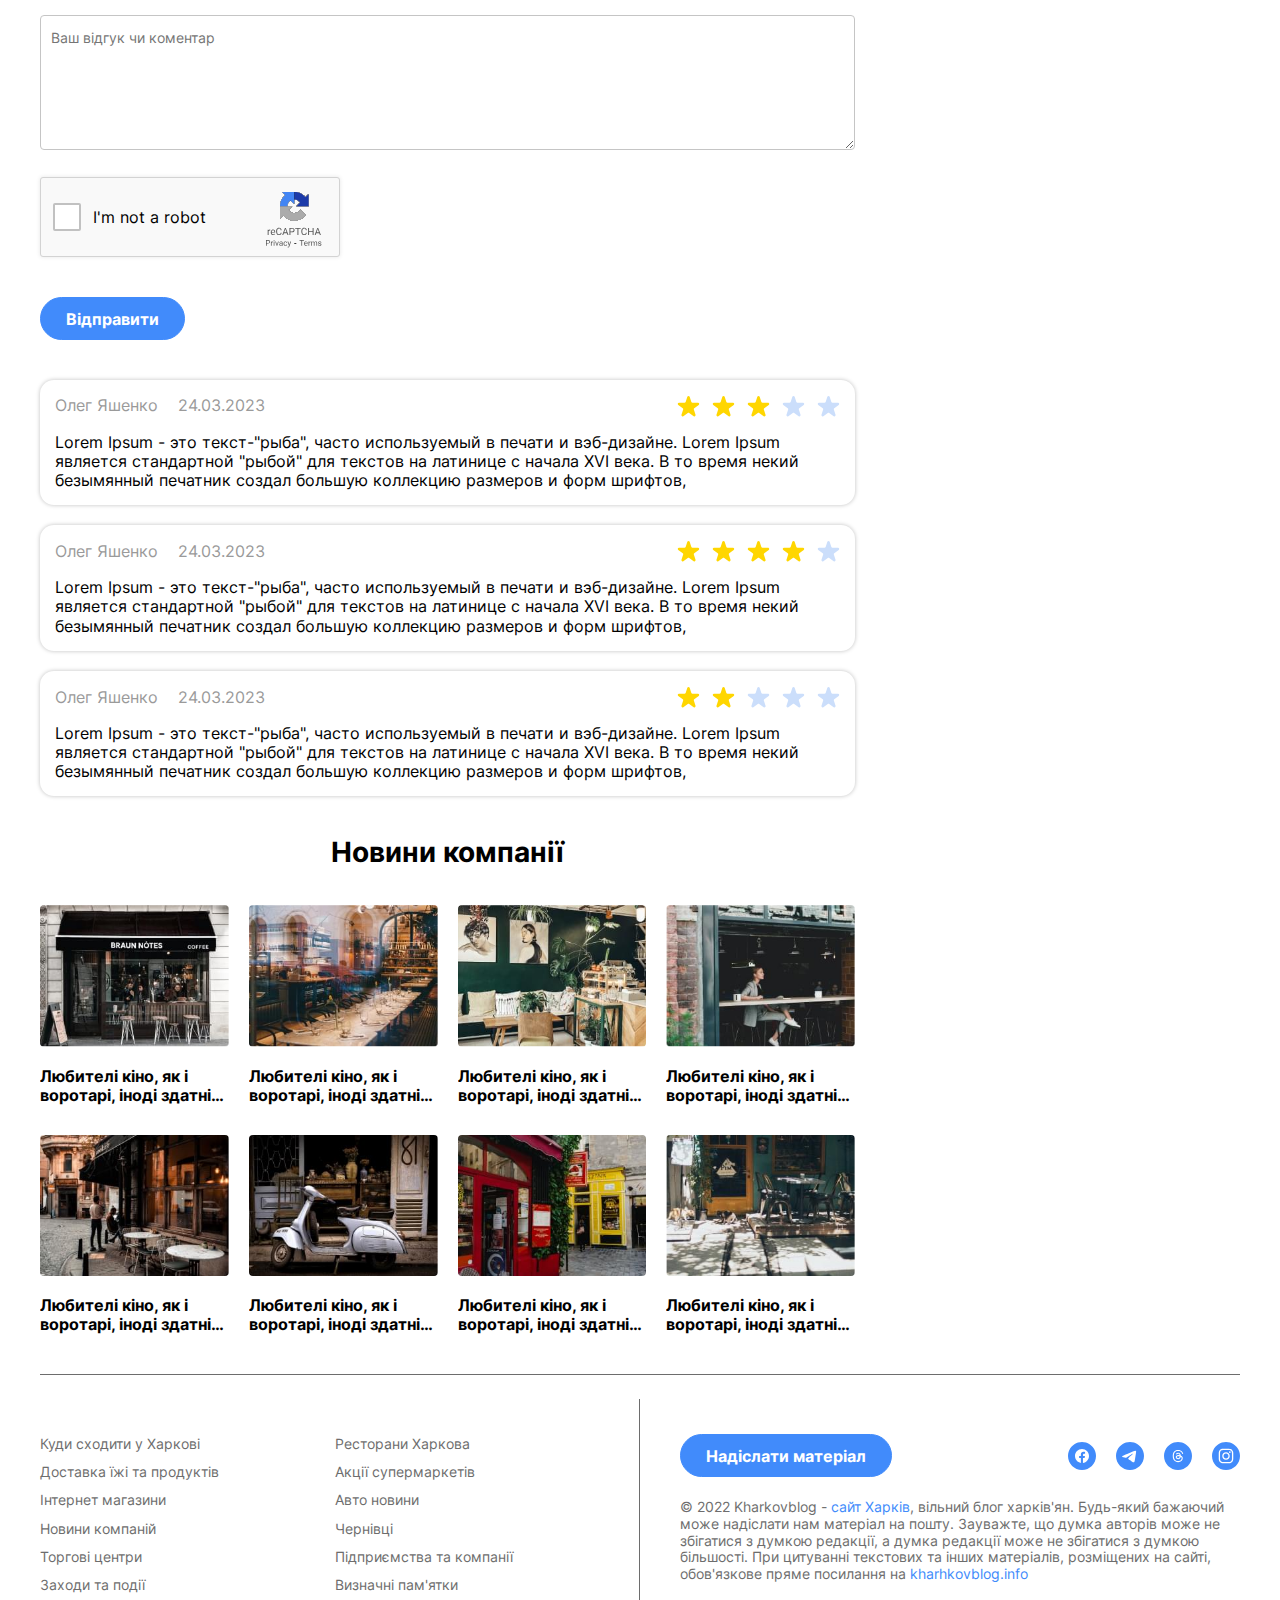
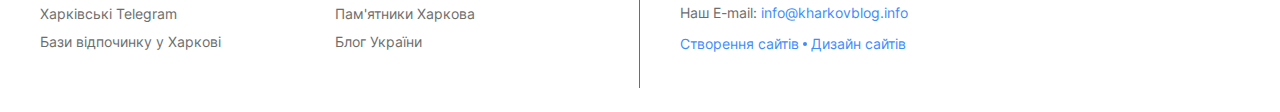
<file: product.html>
<!DOCTYPE html>
<html lang="en">

<head>
	<title>KFC</title>
	<meta charset="UTF-8">
	<meta name="format-detection" content="telephone=no">
	<!-- <style>body{opacity: 0;}</style> -->
	<link rel="stylesheet" href="css/style.min.css?_v=20240203013232">
	<link rel="shortcut icon" href="favicon.ico">
	<!-- <meta name="robots" content="noindex, nofollow"> -->
	<meta name="viewport" content="width=device-width, initial-scale=1.0, maximum-scale=1.0, user-scalable=0">
</head>

<body>
	<div class="wrapper">
		<header class="header">
			<div class="_container">
				<div class="icon-menu">
					<span></span>
				</div>

				<a href="index.html" class="header__logo">
					<span class="header__logo-row">
						<img src="img/logo.svg" alt="Fansipan"> Dipfo
					</span>
					<span class="header__logo-text">Digital platform for companies</span>
				</a>

				<ul class="header__menu">
					<li class="header__menu-item">
						<a href="catalog.html" class="header__menu-link">Головна</a>
					</li>
					<li class="header__menu-item">
						<a href="news.html" class="header__menu-link">Про нас</a>
					</li>
					<li class="header__menu-item">
						<a href="post-article.html" class="header__menu-link">Блог</a>
					</li>
					<li class="header__menu-item">
						<a href="#" class="header__menu-link">VIP розміщення</a>
					</li>
					<li class="header__menu-item">
						<a href="#" class="header__menu-link">Додати компанію</a>
					</li>
				</ul>

				<div class="header__search">
					<input type="text" placeholder="Пошук" name="search" autocomplete="off" class="header__search-input">
					<div class="header__search-icon-desc">
						<img src="img/icon/search-button.svg" alt="">
					</div>
				</div>

				<div class="header__search-icon">
					<img src="img/icon/search-button.svg" alt="">
				</div>

				<div class="header__search-mobile">
					<img class="header__search-mobile-icon" src="img/icon/search-icon.svg" alt="">
					<div class="header__search-mobile-input">
						<input type="text" placeholder="Пошук" name="search" autocomplete="off">
					</div>
					<img src="img/icon/close-icon.svg" class="header__search-hide" alt="">
				</div>
			</div>
		</header>

		<div class="menu">
			<div class="menu__content">
				<nav class="menu__body">
					<a href="catalog.html" class="menu__link">Головна</a>
					<a href="news.html" class="menu__link">Про нас</a>
					<a href="post-article.html" class="menu__link">Блог</a>
					<a href="#" class="menu__link">VIP розміщення</a>
					<a href="#" class="menu__link">Додати компанію</a>
				</nav>

				<div class="menu__socials">
					<a href="#" class="menu__social">
						<img src="img/icon/main-facebook.svg" alt="">
					</a>
					<a href="#" class="menu__social">
						<img src="img/icon/main-telegram.svg" alt="">
					</a>
					<a href="#" class="menu__social">
						<img src="img/icon/main-twitter.svg" alt="">
					</a>
					<a href="#" class="menu__social">
						<img src="img/icon/main-instagram.svg" alt="">
					</a>
				</div>

				<div class="menu__footer">
					Наш E-mail:
					<a href="#">info@kharkovblog.info</a>
				</div>
			</div>
		</div>
		<main class="page">
			<div class="breadcrumbs">
				<div class="_container">
					<ul class="breadcrumbs__list">
						<li><a href="index.html" class="breadcrumbs__item link">Головна</a></li>
						<li><a href="catalog.html" class="breadcrumbs__item link">Каталог</a></li>
						<li class="breadcrumbs__item">KFC</li>
					</ul>
				</div>
			</div>

			<div class="product">
				<div class="_container">
					<div class="product__main">
						<div class="product__info">
							<div class="product__info-title">Кафе “Під дубком” чтоб было название...</div>

							<div class="product__info-body">
								<div class="product__info-column">
									<div class="product__info-image">
										<img src="img/brand/brand04.png" alt="">
									</div>
									<a href="#" class="product__info-button button dark">Дивитись меню</a>
								</div>

								<div class="product__info-content">
									<div class="product__info-content-top">
										<div class="product__info-rate rate3">
											<svg width="19" height="18" viewBox="0 0 19 18" fill="none" xmlns="http://www.w3.org/2000/svg">
												<path d="M8.54894 0.927051C8.8483 0.00574017 10.1517 0.00573993 10.4511 0.927051L11.8574 5.25532C11.9913 5.66734 12.3752 5.9463 12.8085 5.9463H17.3595C18.3282 5.9463 18.731 7.18592 17.9473 7.75532L14.2654 10.4303C13.9149 10.685 13.7683 11.1364 13.9021 11.5484L15.3085 15.8766C15.6078 16.798 14.5533 17.5641 13.7696 16.9947L10.0878 14.3197C9.7373 14.065 9.2627 14.065 8.91221 14.3197L5.23037 16.9947C4.44665 17.5641 3.39217 16.798 3.69153 15.8766L5.09787 11.5484C5.23174 11.1364 5.08508 10.685 4.7346 10.4303L1.05275 7.75532C0.269035 7.18592 0.67181 5.9463 1.64053 5.9463H6.19155C6.62477 5.9463 7.00873 5.66734 7.1426 5.25532L8.54894 0.927051Z" />
											</svg>
											<svg width="19" height="18" viewBox="0 0 19 18" fill="none" xmlns="http://www.w3.org/2000/svg">
												<path d="M8.54894 0.927051C8.8483 0.00574017 10.1517 0.00573993 10.4511 0.927051L11.8574 5.25532C11.9913 5.66734 12.3752 5.9463 12.8085 5.9463H17.3595C18.3282 5.9463 18.731 7.18592 17.9473 7.75532L14.2654 10.4303C13.9149 10.685 13.7683 11.1364 13.9021 11.5484L15.3085 15.8766C15.6078 16.798 14.5533 17.5641 13.7696 16.9947L10.0878 14.3197C9.7373 14.065 9.2627 14.065 8.91221 14.3197L5.23037 16.9947C4.44665 17.5641 3.39217 16.798 3.69153 15.8766L5.09787 11.5484C5.23174 11.1364 5.08508 10.685 4.7346 10.4303L1.05275 7.75532C0.269035 7.18592 0.67181 5.9463 1.64053 5.9463H6.19155C6.62477 5.9463 7.00873 5.66734 7.1426 5.25532L8.54894 0.927051Z" />
											</svg>
											<svg width="19" height="18" viewBox="0 0 19 18" fill="none" xmlns="http://www.w3.org/2000/svg">
												<path d="M8.54894 0.927051C8.8483 0.00574017 10.1517 0.00573993 10.4511 0.927051L11.8574 5.25532C11.9913 5.66734 12.3752 5.9463 12.8085 5.9463H17.3595C18.3282 5.9463 18.731 7.18592 17.9473 7.75532L14.2654 10.4303C13.9149 10.685 13.7683 11.1364 13.9021 11.5484L15.3085 15.8766C15.6078 16.798 14.5533 17.5641 13.7696 16.9947L10.0878 14.3197C9.7373 14.065 9.2627 14.065 8.91221 14.3197L5.23037 16.9947C4.44665 17.5641 3.39217 16.798 3.69153 15.8766L5.09787 11.5484C5.23174 11.1364 5.08508 10.685 4.7346 10.4303L1.05275 7.75532C0.269035 7.18592 0.67181 5.9463 1.64053 5.9463H6.19155C6.62477 5.9463 7.00873 5.66734 7.1426 5.25532L8.54894 0.927051Z" />
											</svg>
											<svg width="19" height="18" viewBox="0 0 19 18" fill="none" xmlns="http://www.w3.org/2000/svg">
												<path d="M8.54894 0.927051C8.8483 0.00574017 10.1517 0.00573993 10.4511 0.927051L11.8574 5.25532C11.9913 5.66734 12.3752 5.9463 12.8085 5.9463H17.3595C18.3282 5.9463 18.731 7.18592 17.9473 7.75532L14.2654 10.4303C13.9149 10.685 13.7683 11.1364 13.9021 11.5484L15.3085 15.8766C15.6078 16.798 14.5533 17.5641 13.7696 16.9947L10.0878 14.3197C9.7373 14.065 9.2627 14.065 8.91221 14.3197L5.23037 16.9947C4.44665 17.5641 3.39217 16.798 3.69153 15.8766L5.09787 11.5484C5.23174 11.1364 5.08508 10.685 4.7346 10.4303L1.05275 7.75532C0.269035 7.18592 0.67181 5.9463 1.64053 5.9463H6.19155C6.62477 5.9463 7.00873 5.66734 7.1426 5.25532L8.54894 0.927051Z" />
											</svg>
											<svg width="19" height="18" viewBox="0 0 19 18" fill="none" xmlns="http://www.w3.org/2000/svg">
												<path d="M8.54894 0.927051C8.8483 0.00574017 10.1517 0.00573993 10.4511 0.927051L11.8574 5.25532C11.9913 5.66734 12.3752 5.9463 12.8085 5.9463H17.3595C18.3282 5.9463 18.731 7.18592 17.9473 7.75532L14.2654 10.4303C13.9149 10.685 13.7683 11.1364 13.9021 11.5484L15.3085 15.8766C15.6078 16.798 14.5533 17.5641 13.7696 16.9947L10.0878 14.3197C9.7373 14.065 9.2627 14.065 8.91221 14.3197L5.23037 16.9947C4.44665 17.5641 3.39217 16.798 3.69153 15.8766L5.09787 11.5484C5.23174 11.1364 5.08508 10.685 4.7346 10.4303L1.05275 7.75532C0.269035 7.18592 0.67181 5.9463 1.64053 5.9463H6.19155C6.62477 5.9463 7.00873 5.66734 7.1426 5.25532L8.54894 0.927051Z" />
											</svg>
										</div>
										<a href="#" class="product__info-feedback">Відгуки</a>
									</div>

									<ul class="product__info-list">
										<li class="product__info-item">
											<img src="img/icon/world.svg" alt="" class="product__info-icon">
											<span class="product__info-context">Харків</span>
										</li>
										<li class="product__info-item">
											<img src="img/icon/marker.svg" alt="" class="product__info-icon">
											<span class="product__info-context">пр-т Науки, 223</span>
										</li>
										<li class="product__info-item">
											<img src="img/icon/time.svg" alt="" class="product__info-icon">
											<span class="product__info-context">Пн-Нед: 09:00-23:00</span>
										</li>
										<li class="product__info-item">
											<img src="img/icon/phone.svg" alt="" class="product__info-icon">
											<a href="#" class="product__info-context link">Телефон</a>
										</li>
										<li class="product__info-item">
											<img src="img/icon/telegram.svg" alt="" class="product__info-icon">
											<a href="#" class="product__info-context link">Телеграм</a>
										</li>
										<li class="product__info-item">
											<img src="img/icon/instagram.svg" alt="" class="product__info-icon">
											<a href="#" class="product__info-context link">Інстаграм</a>
										</li>
										<li class="product__info-item">
											<img src="img/icon/facebook.svg" alt="" class="product__info-icon">
											<a href="#" class="product__info-context link">Фейсбук</a>
										</li>
										<li class="product__info-item">
											<img src="img/icon/viber.svg" alt="" class="product__info-icon">
											<a href="#" class="product__info-context link">Вайбер</a>
										</li>
										<li class="product__info-item">
											<img src="img/icon/website.svg" alt="" class="product__info-icon">
											<a href="#" class="product__info-context link">Сайт</a>
										</li>
									</ul>
								</div>
							</div>
						</div>

						<div class="info">
							<h1>Cтатті на тему, скоріше SEO</h1>
							<p><a href="#">Lorem Ipsum</a> - це текст-"риба", що використовується в друкарстві та дизайні. Lorem Ipsum є, фактично, стандартною "рибою" аж з XVI сторіччя, коли невідомий друкар взяв шрифтову гранку та склав на ній підбірку зразків шрифтів. "Риба" не тільки успішно пережила п'ять століть, але й прижилася в електронному верстуванні, залишаючись по суті незмінною. Вона популяризувалась в 60-их роках минулого сторіччя завдяки виданню зразків шрифтів Letraset, які містили уривки з Lorem Ipsum, і вдруге - нещодавно завдяки програмам комп'ютерного верстування на кшталт Aldus Pagemaker, які використовували різні версії Lorem Ipsum.</p>
							<blockquote>Звідки він походить? На відміну від поширеної думки Lorem Ipsum не є випадковим набором літер. Він походить з уривку класичної латинської літератури 45 року до н.е., тобто має більш як 2000-річну історію.</blockquote>
							<p>верстуванні, залишаючись по суті незмінною. Вона популяризувалась в 60-их роках минулого сторіччя завдяки виданню зразків шрифтів Letraset, які містили уривки з Lorem Ipsum, і вдруге - нещодавно завдяки програмам комп'ютерного верстування на кшталт Aldus Pagemaker, які використовували різні версії Lorem Ipsum.</p>
							<ul>
								<li>Позиція у списку Letraset</li>
								<li>Позиція у списку Aldus Pagemaker</li>
								<li>Позиція Lorem Ipsum</li>
							</ul>
							<p>Lorem Ipsum, і вдруге - нещодавно завдяки програмам комп'ютерного верстування на кшталт Aldus Pagemaker, які використовували різні версії Lorem Ipsum.</p>
						</div>

						<div class="product__photos">
							<div class="product__photos-title section-title">Фотографії</div>

							<div data-gallery class="product__photos-body">
								<a href="img/foods/image01.jpg" class="product__photo">
									<img src="img/foods/image01.jpg" alt="">
								</a>
								<a href="img/foods/image02.jpg" class="product__photo">
									<img src="img/foods/image02.jpg" alt="">
								</a>
								<a href="img/foods/image03.jpg" class="product__photo">
									<img src="img/foods/image03.jpg" alt="">
								</a>
								<a href="img/foods/image04.jpg" class="product__photo">
									<img src="img/foods/image04.jpg" alt="">
								</a>
								<a href="img/foods/image05.jpg" class="product__photo">
									<img src="img/foods/image05.jpg" alt="">
								</a>
								<a href="img/foods/image06.jpg" class="product__photo">
									<img src="img/foods/image06.jpg" alt="">
								</a>
							</div>
						</div>

						<div class="form-feedback">
							<div class="form-feedback__title section-title">Залишити відгук</div>

							<div class="form-feedback__rate">
								<div class="form-feedback__rate-text">Ваша оцінка</div>
								<div class="form-feedback__rate-stars">
									<span class="form-feedback__rate-star">
										<svg width="19" height="18" viewBox="0 0 19 18" fill="none" xmlns="http://www.w3.org/2000/svg">
											<path d="M8.54894 0.927051C8.8483 0.00574017 10.1517 0.00573993 10.4511 0.927051L11.8574 5.25532C11.9913 5.66734 12.3752 5.9463 12.8085 5.9463H17.3595C18.3282 5.9463 18.731 7.18592 17.9473 7.75532L14.2654 10.4303C13.9149 10.685 13.7683 11.1364 13.9021 11.5484L15.3085 15.8766C15.6078 16.798 14.5533 17.5641 13.7696 16.9947L10.0878 14.3197C9.7373 14.065 9.2627 14.065 8.91221 14.3197L5.23037 16.9947C4.44665 17.5641 3.39217 16.798 3.69153 15.8766L5.09787 11.5484C5.23174 11.1364 5.08508 10.685 4.7346 10.4303L1.05275 7.75532C0.269035 7.18592 0.67181 5.9463 1.64053 5.9463H6.19155C6.62477 5.9463 7.00873 5.66734 7.1426 5.25532L8.54894 0.927051Z" />
										</svg>
									</span>
									<span class="form-feedback__rate-star">
										<svg width="19" height="18" viewBox="0 0 19 18" fill="none" xmlns="http://www.w3.org/2000/svg">
											<path d="M8.54894 0.927051C8.8483 0.00574017 10.1517 0.00573993 10.4511 0.927051L11.8574 5.25532C11.9913 5.66734 12.3752 5.9463 12.8085 5.9463H17.3595C18.3282 5.9463 18.731 7.18592 17.9473 7.75532L14.2654 10.4303C13.9149 10.685 13.7683 11.1364 13.9021 11.5484L15.3085 15.8766C15.6078 16.798 14.5533 17.5641 13.7696 16.9947L10.0878 14.3197C9.7373 14.065 9.2627 14.065 8.91221 14.3197L5.23037 16.9947C4.44665 17.5641 3.39217 16.798 3.69153 15.8766L5.09787 11.5484C5.23174 11.1364 5.08508 10.685 4.7346 10.4303L1.05275 7.75532C0.269035 7.18592 0.67181 5.9463 1.64053 5.9463H6.19155C6.62477 5.9463 7.00873 5.66734 7.1426 5.25532L8.54894 0.927051Z" />
										</svg>
									</span>
									<span class="form-feedback__rate-star">
										<svg width="19" height="18" viewBox="0 0 19 18" fill="none" xmlns="http://www.w3.org/2000/svg">
											<path d="M8.54894 0.927051C8.8483 0.00574017 10.1517 0.00573993 10.4511 0.927051L11.8574 5.25532C11.9913 5.66734 12.3752 5.9463 12.8085 5.9463H17.3595C18.3282 5.9463 18.731 7.18592 17.9473 7.75532L14.2654 10.4303C13.9149 10.685 13.7683 11.1364 13.9021 11.5484L15.3085 15.8766C15.6078 16.798 14.5533 17.5641 13.7696 16.9947L10.0878 14.3197C9.7373 14.065 9.2627 14.065 8.91221 14.3197L5.23037 16.9947C4.44665 17.5641 3.39217 16.798 3.69153 15.8766L5.09787 11.5484C5.23174 11.1364 5.08508 10.685 4.7346 10.4303L1.05275 7.75532C0.269035 7.18592 0.67181 5.9463 1.64053 5.9463H6.19155C6.62477 5.9463 7.00873 5.66734 7.1426 5.25532L8.54894 0.927051Z" />
										</svg>
									</span>
									<span class="form-feedback__rate-star">
										<svg width="19" height="18" viewBox="0 0 19 18" fill="none" xmlns="http://www.w3.org/2000/svg">
											<path d="M8.54894 0.927051C8.8483 0.00574017 10.1517 0.00573993 10.4511 0.927051L11.8574 5.25532C11.9913 5.66734 12.3752 5.9463 12.8085 5.9463H17.3595C18.3282 5.9463 18.731 7.18592 17.9473 7.75532L14.2654 10.4303C13.9149 10.685 13.7683 11.1364 13.9021 11.5484L15.3085 15.8766C15.6078 16.798 14.5533 17.5641 13.7696 16.9947L10.0878 14.3197C9.7373 14.065 9.2627 14.065 8.91221 14.3197L5.23037 16.9947C4.44665 17.5641 3.39217 16.798 3.69153 15.8766L5.09787 11.5484C5.23174 11.1364 5.08508 10.685 4.7346 10.4303L1.05275 7.75532C0.269035 7.18592 0.67181 5.9463 1.64053 5.9463H6.19155C6.62477 5.9463 7.00873 5.66734 7.1426 5.25532L8.54894 0.927051Z" />
										</svg>
									</span>
									<span class="form-feedback__rate-star">
										<svg width="19" height="18" viewBox="0 0 19 18" fill="none" xmlns="http://www.w3.org/2000/svg">
											<path d="M8.54894 0.927051C8.8483 0.00574017 10.1517 0.00573993 10.4511 0.927051L11.8574 5.25532C11.9913 5.66734 12.3752 5.9463 12.8085 5.9463H17.3595C18.3282 5.9463 18.731 7.18592 17.9473 7.75532L14.2654 10.4303C13.9149 10.685 13.7683 11.1364 13.9021 11.5484L15.3085 15.8766C15.6078 16.798 14.5533 17.5641 13.7696 16.9947L10.0878 14.3197C9.7373 14.065 9.2627 14.065 8.91221 14.3197L5.23037 16.9947C4.44665 17.5641 3.39217 16.798 3.69153 15.8766L5.09787 11.5484C5.23174 11.1364 5.08508 10.685 4.7346 10.4303L1.05275 7.75532C0.269035 7.18592 0.67181 5.9463 1.64053 5.9463H6.19155C6.62477 5.9463 7.00873 5.66734 7.1426 5.25532L8.54894 0.927051Z" />
										</svg>
									</span>
								</div>
							</div>

							<input type="text" name="name" placeholder="Ваше ім'я" class="form-feedback__input input">
							<textarea name="feedback" placeholder="Ваш відгук чи коментар" class="form-feedback__input input"></textarea>

							<div class="form-feedback__captcha">
								<label class="form-feedback__captcha-check">
									<input type="checkbox">
									<span class="checkmark"></span> I'm not a robot
								</label>
								<img src="img/recaptcha.svg" alt="" class="form-feedback__captcha-image">
							</div>

							<button class="form-feedback__button button dark">Відправити</button>
						</div>

						<div class="feedbacks">
							<div class="feedbacks__item">
								<div class="feedbacks__item-top">
									<div class="feedbacks__item-author">
										<div class="feedbacks__item-name">Олег Яшенко</div>
										<div class="feedbacks__item-date">24.03.2023</div>
									</div>

									<div class="feedbacks__item-rate rate3">
										<svg width="19" height="18" viewBox="0 0 19 18" fill="none" xmlns="http://www.w3.org/2000/svg">
											<path d="M8.54894 0.927051C8.8483 0.00574017 10.1517 0.00573993 10.4511 0.927051L11.8574 5.25532C11.9913 5.66734 12.3752 5.9463 12.8085 5.9463H17.3595C18.3282 5.9463 18.731 7.18592 17.9473 7.75532L14.2654 10.4303C13.9149 10.685 13.7683 11.1364 13.9021 11.5484L15.3085 15.8766C15.6078 16.798 14.5533 17.5641 13.7696 16.9947L10.0878 14.3197C9.7373 14.065 9.2627 14.065 8.91221 14.3197L5.23037 16.9947C4.44665 17.5641 3.39217 16.798 3.69153 15.8766L5.09787 11.5484C5.23174 11.1364 5.08508 10.685 4.7346 10.4303L1.05275 7.75532C0.269035 7.18592 0.67181 5.9463 1.64053 5.9463H6.19155C6.62477 5.9463 7.00873 5.66734 7.1426 5.25532L8.54894 0.927051Z" />
										</svg>
										<svg width="19" height="18" viewBox="0 0 19 18" fill="none" xmlns="http://www.w3.org/2000/svg">
											<path d="M8.54894 0.927051C8.8483 0.00574017 10.1517 0.00573993 10.4511 0.927051L11.8574 5.25532C11.9913 5.66734 12.3752 5.9463 12.8085 5.9463H17.3595C18.3282 5.9463 18.731 7.18592 17.9473 7.75532L14.2654 10.4303C13.9149 10.685 13.7683 11.1364 13.9021 11.5484L15.3085 15.8766C15.6078 16.798 14.5533 17.5641 13.7696 16.9947L10.0878 14.3197C9.7373 14.065 9.2627 14.065 8.91221 14.3197L5.23037 16.9947C4.44665 17.5641 3.39217 16.798 3.69153 15.8766L5.09787 11.5484C5.23174 11.1364 5.08508 10.685 4.7346 10.4303L1.05275 7.75532C0.269035 7.18592 0.67181 5.9463 1.64053 5.9463H6.19155C6.62477 5.9463 7.00873 5.66734 7.1426 5.25532L8.54894 0.927051Z" />
										</svg>
										<svg width="19" height="18" viewBox="0 0 19 18" fill="none" xmlns="http://www.w3.org/2000/svg">
											<path d="M8.54894 0.927051C8.8483 0.00574017 10.1517 0.00573993 10.4511 0.927051L11.8574 5.25532C11.9913 5.66734 12.3752 5.9463 12.8085 5.9463H17.3595C18.3282 5.9463 18.731 7.18592 17.9473 7.75532L14.2654 10.4303C13.9149 10.685 13.7683 11.1364 13.9021 11.5484L15.3085 15.8766C15.6078 16.798 14.5533 17.5641 13.7696 16.9947L10.0878 14.3197C9.7373 14.065 9.2627 14.065 8.91221 14.3197L5.23037 16.9947C4.44665 17.5641 3.39217 16.798 3.69153 15.8766L5.09787 11.5484C5.23174 11.1364 5.08508 10.685 4.7346 10.4303L1.05275 7.75532C0.269035 7.18592 0.67181 5.9463 1.64053 5.9463H6.19155C6.62477 5.9463 7.00873 5.66734 7.1426 5.25532L8.54894 0.927051Z" />
										</svg>
										<svg width="19" height="18" viewBox="0 0 19 18" fill="none" xmlns="http://www.w3.org/2000/svg">
											<path d="M8.54894 0.927051C8.8483 0.00574017 10.1517 0.00573993 10.4511 0.927051L11.8574 5.25532C11.9913 5.66734 12.3752 5.9463 12.8085 5.9463H17.3595C18.3282 5.9463 18.731 7.18592 17.9473 7.75532L14.2654 10.4303C13.9149 10.685 13.7683 11.1364 13.9021 11.5484L15.3085 15.8766C15.6078 16.798 14.5533 17.5641 13.7696 16.9947L10.0878 14.3197C9.7373 14.065 9.2627 14.065 8.91221 14.3197L5.23037 16.9947C4.44665 17.5641 3.39217 16.798 3.69153 15.8766L5.09787 11.5484C5.23174 11.1364 5.08508 10.685 4.7346 10.4303L1.05275 7.75532C0.269035 7.18592 0.67181 5.9463 1.64053 5.9463H6.19155C6.62477 5.9463 7.00873 5.66734 7.1426 5.25532L8.54894 0.927051Z" />
										</svg>
										<svg width="19" height="18" viewBox="0 0 19 18" fill="none" xmlns="http://www.w3.org/2000/svg">
											<path d="M8.54894 0.927051C8.8483 0.00574017 10.1517 0.00573993 10.4511 0.927051L11.8574 5.25532C11.9913 5.66734 12.3752 5.9463 12.8085 5.9463H17.3595C18.3282 5.9463 18.731 7.18592 17.9473 7.75532L14.2654 10.4303C13.9149 10.685 13.7683 11.1364 13.9021 11.5484L15.3085 15.8766C15.6078 16.798 14.5533 17.5641 13.7696 16.9947L10.0878 14.3197C9.7373 14.065 9.2627 14.065 8.91221 14.3197L5.23037 16.9947C4.44665 17.5641 3.39217 16.798 3.69153 15.8766L5.09787 11.5484C5.23174 11.1364 5.08508 10.685 4.7346 10.4303L1.05275 7.75532C0.269035 7.18592 0.67181 5.9463 1.64053 5.9463H6.19155C6.62477 5.9463 7.00873 5.66734 7.1426 5.25532L8.54894 0.927051Z" />
										</svg>
									</div>
								</div>

								<div class="feedbacks__item-text">Lorem Ipsum - это текст-"рыба", часто используемый в печати и вэб-дизайне. Lorem Ipsum является стандартной "рыбой" для текстов на латинице с начала XVI века. В то время некий безымянный печатник создал большую коллекцию размеров и форм шрифтов, </div>
							</div>

							<div class="feedbacks__item">
								<div class="feedbacks__item-top">
									<div class="feedbacks__item-author">
										<div class="feedbacks__item-name">Олег Яшенко</div>
										<div class="feedbacks__item-date">24.03.2023</div>
									</div>

									<div class="feedbacks__item-rate rate4">
										<svg width="19" height="18" viewBox="0 0 19 18" fill="none" xmlns="http://www.w3.org/2000/svg">
											<path d="M8.54894 0.927051C8.8483 0.00574017 10.1517 0.00573993 10.4511 0.927051L11.8574 5.25532C11.9913 5.66734 12.3752 5.9463 12.8085 5.9463H17.3595C18.3282 5.9463 18.731 7.18592 17.9473 7.75532L14.2654 10.4303C13.9149 10.685 13.7683 11.1364 13.9021 11.5484L15.3085 15.8766C15.6078 16.798 14.5533 17.5641 13.7696 16.9947L10.0878 14.3197C9.7373 14.065 9.2627 14.065 8.91221 14.3197L5.23037 16.9947C4.44665 17.5641 3.39217 16.798 3.69153 15.8766L5.09787 11.5484C5.23174 11.1364 5.08508 10.685 4.7346 10.4303L1.05275 7.75532C0.269035 7.18592 0.67181 5.9463 1.64053 5.9463H6.19155C6.62477 5.9463 7.00873 5.66734 7.1426 5.25532L8.54894 0.927051Z" />
										</svg>
										<svg width="19" height="18" viewBox="0 0 19 18" fill="none" xmlns="http://www.w3.org/2000/svg">
											<path d="M8.54894 0.927051C8.8483 0.00574017 10.1517 0.00573993 10.4511 0.927051L11.8574 5.25532C11.9913 5.66734 12.3752 5.9463 12.8085 5.9463H17.3595C18.3282 5.9463 18.731 7.18592 17.9473 7.75532L14.2654 10.4303C13.9149 10.685 13.7683 11.1364 13.9021 11.5484L15.3085 15.8766C15.6078 16.798 14.5533 17.5641 13.7696 16.9947L10.0878 14.3197C9.7373 14.065 9.2627 14.065 8.91221 14.3197L5.23037 16.9947C4.44665 17.5641 3.39217 16.798 3.69153 15.8766L5.09787 11.5484C5.23174 11.1364 5.08508 10.685 4.7346 10.4303L1.05275 7.75532C0.269035 7.18592 0.67181 5.9463 1.64053 5.9463H6.19155C6.62477 5.9463 7.00873 5.66734 7.1426 5.25532L8.54894 0.927051Z" />
										</svg>
										<svg width="19" height="18" viewBox="0 0 19 18" fill="none" xmlns="http://www.w3.org/2000/svg">
											<path d="M8.54894 0.927051C8.8483 0.00574017 10.1517 0.00573993 10.4511 0.927051L11.8574 5.25532C11.9913 5.66734 12.3752 5.9463 12.8085 5.9463H17.3595C18.3282 5.9463 18.731 7.18592 17.9473 7.75532L14.2654 10.4303C13.9149 10.685 13.7683 11.1364 13.9021 11.5484L15.3085 15.8766C15.6078 16.798 14.5533 17.5641 13.7696 16.9947L10.0878 14.3197C9.7373 14.065 9.2627 14.065 8.91221 14.3197L5.23037 16.9947C4.44665 17.5641 3.39217 16.798 3.69153 15.8766L5.09787 11.5484C5.23174 11.1364 5.08508 10.685 4.7346 10.4303L1.05275 7.75532C0.269035 7.18592 0.67181 5.9463 1.64053 5.9463H6.19155C6.62477 5.9463 7.00873 5.66734 7.1426 5.25532L8.54894 0.927051Z" />
										</svg>
										<svg width="19" height="18" viewBox="0 0 19 18" fill="none" xmlns="http://www.w3.org/2000/svg">
											<path d="M8.54894 0.927051C8.8483 0.00574017 10.1517 0.00573993 10.4511 0.927051L11.8574 5.25532C11.9913 5.66734 12.3752 5.9463 12.8085 5.9463H17.3595C18.3282 5.9463 18.731 7.18592 17.9473 7.75532L14.2654 10.4303C13.9149 10.685 13.7683 11.1364 13.9021 11.5484L15.3085 15.8766C15.6078 16.798 14.5533 17.5641 13.7696 16.9947L10.0878 14.3197C9.7373 14.065 9.2627 14.065 8.91221 14.3197L5.23037 16.9947C4.44665 17.5641 3.39217 16.798 3.69153 15.8766L5.09787 11.5484C5.23174 11.1364 5.08508 10.685 4.7346 10.4303L1.05275 7.75532C0.269035 7.18592 0.67181 5.9463 1.64053 5.9463H6.19155C6.62477 5.9463 7.00873 5.66734 7.1426 5.25532L8.54894 0.927051Z" />
										</svg>
										<svg width="19" height="18" viewBox="0 0 19 18" fill="none" xmlns="http://www.w3.org/2000/svg">
											<path d="M8.54894 0.927051C8.8483 0.00574017 10.1517 0.00573993 10.4511 0.927051L11.8574 5.25532C11.9913 5.66734 12.3752 5.9463 12.8085 5.9463H17.3595C18.3282 5.9463 18.731 7.18592 17.9473 7.75532L14.2654 10.4303C13.9149 10.685 13.7683 11.1364 13.9021 11.5484L15.3085 15.8766C15.6078 16.798 14.5533 17.5641 13.7696 16.9947L10.0878 14.3197C9.7373 14.065 9.2627 14.065 8.91221 14.3197L5.23037 16.9947C4.44665 17.5641 3.39217 16.798 3.69153 15.8766L5.09787 11.5484C5.23174 11.1364 5.08508 10.685 4.7346 10.4303L1.05275 7.75532C0.269035 7.18592 0.67181 5.9463 1.64053 5.9463H6.19155C6.62477 5.9463 7.00873 5.66734 7.1426 5.25532L8.54894 0.927051Z" />
										</svg>
									</div>
								</div>

								<div class="feedbacks__item-text">Lorem Ipsum - это текст-"рыба", часто используемый в печати и вэб-дизайне. Lorem Ipsum является стандартной "рыбой" для текстов на латинице с начала XVI века. В то время некий безымянный печатник создал большую коллекцию размеров и форм шрифтов, </div>
							</div>

							<div class="feedbacks__item">
								<div class="feedbacks__item-top">
									<div class="feedbacks__item-author">
										<div class="feedbacks__item-name">Олег Яшенко</div>
										<div class="feedbacks__item-date">24.03.2023</div>
									</div>

									<div class="feedbacks__item-rate rate2">
										<svg width="19" height="18" viewBox="0 0 19 18" fill="none" xmlns="http://www.w3.org/2000/svg">
											<path d="M8.54894 0.927051C8.8483 0.00574017 10.1517 0.00573993 10.4511 0.927051L11.8574 5.25532C11.9913 5.66734 12.3752 5.9463 12.8085 5.9463H17.3595C18.3282 5.9463 18.731 7.18592 17.9473 7.75532L14.2654 10.4303C13.9149 10.685 13.7683 11.1364 13.9021 11.5484L15.3085 15.8766C15.6078 16.798 14.5533 17.5641 13.7696 16.9947L10.0878 14.3197C9.7373 14.065 9.2627 14.065 8.91221 14.3197L5.23037 16.9947C4.44665 17.5641 3.39217 16.798 3.69153 15.8766L5.09787 11.5484C5.23174 11.1364 5.08508 10.685 4.7346 10.4303L1.05275 7.75532C0.269035 7.18592 0.67181 5.9463 1.64053 5.9463H6.19155C6.62477 5.9463 7.00873 5.66734 7.1426 5.25532L8.54894 0.927051Z" />
										</svg>
										<svg width="19" height="18" viewBox="0 0 19 18" fill="none" xmlns="http://www.w3.org/2000/svg">
											<path d="M8.54894 0.927051C8.8483 0.00574017 10.1517 0.00573993 10.4511 0.927051L11.8574 5.25532C11.9913 5.66734 12.3752 5.9463 12.8085 5.9463H17.3595C18.3282 5.9463 18.731 7.18592 17.9473 7.75532L14.2654 10.4303C13.9149 10.685 13.7683 11.1364 13.9021 11.5484L15.3085 15.8766C15.6078 16.798 14.5533 17.5641 13.7696 16.9947L10.0878 14.3197C9.7373 14.065 9.2627 14.065 8.91221 14.3197L5.23037 16.9947C4.44665 17.5641 3.39217 16.798 3.69153 15.8766L5.09787 11.5484C5.23174 11.1364 5.08508 10.685 4.7346 10.4303L1.05275 7.75532C0.269035 7.18592 0.67181 5.9463 1.64053 5.9463H6.19155C6.62477 5.9463 7.00873 5.66734 7.1426 5.25532L8.54894 0.927051Z" />
										</svg>
										<svg width="19" height="18" viewBox="0 0 19 18" fill="none" xmlns="http://www.w3.org/2000/svg">
											<path d="M8.54894 0.927051C8.8483 0.00574017 10.1517 0.00573993 10.4511 0.927051L11.8574 5.25532C11.9913 5.66734 12.3752 5.9463 12.8085 5.9463H17.3595C18.3282 5.9463 18.731 7.18592 17.9473 7.75532L14.2654 10.4303C13.9149 10.685 13.7683 11.1364 13.9021 11.5484L15.3085 15.8766C15.6078 16.798 14.5533 17.5641 13.7696 16.9947L10.0878 14.3197C9.7373 14.065 9.2627 14.065 8.91221 14.3197L5.23037 16.9947C4.44665 17.5641 3.39217 16.798 3.69153 15.8766L5.09787 11.5484C5.23174 11.1364 5.08508 10.685 4.7346 10.4303L1.05275 7.75532C0.269035 7.18592 0.67181 5.9463 1.64053 5.9463H6.19155C6.62477 5.9463 7.00873 5.66734 7.1426 5.25532L8.54894 0.927051Z" />
										</svg>
										<svg width="19" height="18" viewBox="0 0 19 18" fill="none" xmlns="http://www.w3.org/2000/svg">
											<path d="M8.54894 0.927051C8.8483 0.00574017 10.1517 0.00573993 10.4511 0.927051L11.8574 5.25532C11.9913 5.66734 12.3752 5.9463 12.8085 5.9463H17.3595C18.3282 5.9463 18.731 7.18592 17.9473 7.75532L14.2654 10.4303C13.9149 10.685 13.7683 11.1364 13.9021 11.5484L15.3085 15.8766C15.6078 16.798 14.5533 17.5641 13.7696 16.9947L10.0878 14.3197C9.7373 14.065 9.2627 14.065 8.91221 14.3197L5.23037 16.9947C4.44665 17.5641 3.39217 16.798 3.69153 15.8766L5.09787 11.5484C5.23174 11.1364 5.08508 10.685 4.7346 10.4303L1.05275 7.75532C0.269035 7.18592 0.67181 5.9463 1.64053 5.9463H6.19155C6.62477 5.9463 7.00873 5.66734 7.1426 5.25532L8.54894 0.927051Z" />
										</svg>
										<svg width="19" height="18" viewBox="0 0 19 18" fill="none" xmlns="http://www.w3.org/2000/svg">
											<path d="M8.54894 0.927051C8.8483 0.00574017 10.1517 0.00573993 10.4511 0.927051L11.8574 5.25532C11.9913 5.66734 12.3752 5.9463 12.8085 5.9463H17.3595C18.3282 5.9463 18.731 7.18592 17.9473 7.75532L14.2654 10.4303C13.9149 10.685 13.7683 11.1364 13.9021 11.5484L15.3085 15.8766C15.6078 16.798 14.5533 17.5641 13.7696 16.9947L10.0878 14.3197C9.7373 14.065 9.2627 14.065 8.91221 14.3197L5.23037 16.9947C4.44665 17.5641 3.39217 16.798 3.69153 15.8766L5.09787 11.5484C5.23174 11.1364 5.08508 10.685 4.7346 10.4303L1.05275 7.75532C0.269035 7.18592 0.67181 5.9463 1.64053 5.9463H6.19155C6.62477 5.9463 7.00873 5.66734 7.1426 5.25532L8.54894 0.927051Z" />
										</svg>
									</div>
								</div>

								<div class="feedbacks__item-text">Lorem Ipsum - это текст-"рыба", часто используемый в печати и вэб-дизайне. Lorem Ipsum является стандартной "рыбой" для текстов на латинице с начала XVI века. В то время некий безымянный печатник создал большую коллекцию размеров и форм шрифтов, </div>
							</div>
						</div>

						<div class="product__news">
							<div class="news__title section-title">Новини компанії</div>

							<div class="news__body">
								<div class="news__item">
									<a href="article.html" class="news__item-image">
										<img src="img/photos/image05.jpg" alt="">
									</a>

									<a href="#" class="news__item-title">Любителі кіно, як і воротарі, іноді здатні пропускати, але не м'ячі, а хороше кіно.</a>
								</div>

								<div class="news__item">
									<a href="article.html" class="news__item-image">
										<img src="img/photos/image06.jpg" alt="">
									</a>

									<a href="#" class="news__item-title">Любителі кіно, як і воротарі, іноді здатні пропускати, але не м'ячі, а хороше кіно.</a>
								</div>

								<div class="news__item">
									<a href="article.html" class="news__item-image">
										<img src="img/photos/image07.jpg" alt="">
									</a>

									<a href="#" class="news__item-title">Любителі кіно, як і воротарі, іноді здатні пропускати, але не м'ячі, а хороше кіно.</a>
								</div>

								<div class="news__item">
									<a href="article.html" class="news__item-image">
										<img src="img/photos/image08.jpg" alt="">
									</a>

									<a href="#" class="news__item-title">Любителі кіно, як і воротарі, іноді здатні пропускати, але не м'ячі, а хороше кіно.</a>
								</div>

								<div class="news__item">
									<a href="article.html" class="news__item-image">
										<img src="img/photos/image09.jpg" alt="">
									</a>

									<a href="#" class="news__item-title">Любителі кіно, як і воротарі, іноді здатні пропускати, але не м'ячі, а хороше кіно.</a>
								</div>

								<div class="news__item">
									<a href="article.html" class="news__item-image">
										<img src="img/photos/image10.jpg" alt="">
									</a>

									<a href="#" class="news__item-title">Любителі кіно, як і воротарі, іноді здатні пропускати, але не м'ячі, а хороше кіно.</a>
								</div>

								<div class="news__item">
									<a href="article.html" class="news__item-image">
										<img src="img/photos/image11.jpg" alt="">
									</a>

									<a href="#" class="news__item-title">Любителі кіно, як і воротарі, іноді здатні пропускати, але не м'ячі, а хороше кіно.</a>
								</div>

								<div class="news__item">
									<a href="article.html" class="news__item-image">
										<img src="img/photos/image12.jpg" alt="">
									</a>

									<a href="#" class="news__item-title">Любителі кіно, як і воротарі, іноді здатні пропускати, але не м'ячі, а хороше кіно.</a>
								</div>
							</div>
						</div>
					</div>

					<div class="categories">
						<div class="categories__item">
							<div class="categories__item-title">Ресторани на кухні</div>
							<div class="categories__item-body">
								<a href="#" class="categories__item-link">В'єтнамська кухня,</a>
								<a href="#" class="categories__item-link">Італійська кухня,</a>
								<a href="#" class="categories__item-link">Азійська кухня,</a>
								<a href="#" class="categories__item-link">Грузинська кухня,</a>
								<a href="#" class="categories__item-link">Фастфут,</a>
							</div>
						</div>

						<div class="categories__item">
							<div class="categories__item-title">Ресторан за назвою</div>
							<div class="categories__item-body">
								<a href="#" class="categories__item-link">Audi,</a>
								<a href="#" class="categories__item-link">Chery,</a>
								<a href="#" class="categories__item-link">McDonalds,</a>
								<a href="#" class="categories__item-link">KFC,</a>
								<a href="#" class="categories__item-link">Chevrolet,</a>
								<a href="#" class="categories__item-link">Daewoo,</a>
								<a href="#" class="categories__item-link">Lexus,</a>
								<a href="#" class="categories__item-link">Mazda,</a>
							</div>
						</div>

						<div class="categories__item">
							<div class="categories__item-title">Ресторани по містах</div>
							<div class="categories__item-body">
								<a href="#" class="categories__item-link">Київ,</a>
								<a href="#" class="categories__item-link">Дніпро,</a>
								<a href="#" class="categories__item-link">Харків,</a>
								<a href="#" class="categories__item-link">Суми,</a>
								<a href="#" class="categories__item-link">Одеса,</a>
								<a href="#" class="categories__item-link">Луцьк,</a>
								<a href="#" class="categories__item-link">Чернігів,</a>
								<a href="#" class="categories__item-link">Івано-Франківськ,</a>
							</div>
						</div>
					</div>
				</div>
			</div>
		</main>
		<footer class="footer">
			<div class="_container">
				<div class="footer__body">
					<div class="footer__column left">
						<a href="#" class="footer__link">Куди сходити у Харкові</a>
						<a href="#" class="footer__link">Ресторани Харкова</a>
						<a href="#" class="footer__link">Доставка їжі та продуктів</a>
						<a href="#" class="footer__link">Акції супермаркетів</a>
						<a href="#" class="footer__link">Інтернет магазини</a>
						<a href="#" class="footer__link">Авто новини</a>
						<a href="#" class="footer__link">Новини компаній</a>
						<a href="#" class="footer__link">Чернівці</a>
						<a href="#" class="footer__link">Торгові центри</a>
						<a href="#" class="footer__link">Підприємства та компанії</a>
						<a href="#" class="footer__link">Заходи та події</a>
						<a href="#" class="footer__link">Визначні пам'ятки</a>
						<a href="#" class="footer__link">Харківські Telegram</a>
						<a href="#" class="footer__link">Пам'ятники Харкова</a>
						<a href="#" class="footer__link">Бази відпочинку у Харкові</a>
						<a href="#" class="footer__link">Блог України</a>
					</div>

					<div class="footer__column right">
						<div class="footer__control">
							<button class="footer__button button dark">Надіслати матеріал</button>

							<div class="footer__socials">
								<a href="#" class="footer__social">
									<svg width="28" height="28" viewBox="0 0 28 28" fill="none" xmlns="http://www.w3.org/2000/svg">
										<path fill-rule="evenodd" clip-rule="evenodd" d="M0 14C0 6.26801 6.26801 0 14 0C21.732 0 28 6.26801 28 14C28 21.732 21.732 28 14 28C6.26801 28 0 21.732 0 14ZM14 7C17.85 7 21 10.15 21 14C21 17.5 18.4625 20.475 14.9625 21V16.0125H16.625L16.975 14H15.05V12.6875C15.05 12.1625 15.3125 11.6375 16.1875 11.6375H17.0625V9.8875C17.0625 9.8875 16.275 9.7125 15.4875 9.7125C13.9125 9.7125 12.8625 10.675 12.8625 12.425V14H11.1125V16.0125H12.8625V20.9125C9.5375 20.3875 7 17.5 7 14C7 10.15 10.15 7 14 7Z" />
									</svg>
								</a>
								<a href="#" class="footer__social">
									<svg width="28" height="28" viewBox="0 0 28 28" fill="none" xmlns="http://www.w3.org/2000/svg">
										<path fill-rule="evenodd" clip-rule="evenodd" d="M14 28C6.26801 28 0 21.732 0 14C0 6.26801 6.26801 0 14 0C21.732 0 28 6.26801 28 14C28 21.732 21.732 28 14 28ZM14.6054 10.5065C13.3515 11.028 10.8455 12.1074 7.08743 13.7448C6.47717 13.9874 6.15749 14.2248 6.12839 14.457C6.07921 14.8493 6.5705 15.0038 7.23952 15.2142C7.33052 15.2428 7.42482 15.2724 7.52148 15.3038C8.17969 15.5178 9.0651 15.7681 9.52539 15.7781C9.94291 15.7871 10.4089 15.6149 10.9234 15.2617C14.4347 12.8914 16.2472 11.6934 16.361 11.6676C16.4413 11.6494 16.5526 11.6264 16.628 11.6934C16.7033 11.7604 16.6959 11.8873 16.6879 11.9214C16.6393 12.1288 14.7108 13.9218 13.7128 14.8496C13.4016 15.1389 13.1809 15.344 13.1358 15.3909C13.0348 15.4959 12.9318 15.5952 12.8328 15.6906C12.2213 16.2801 11.7627 16.7221 12.8581 17.444C13.3846 17.7909 13.8058 18.0778 14.2261 18.364C14.685 18.6765 15.1428 18.9883 15.7351 19.3765C15.886 19.4754 16.0301 19.5782 16.1704 19.6782C16.7046 20.059 17.1844 20.4011 17.7772 20.3465C18.1217 20.3148 18.4775 19.9909 18.6582 19.0249C19.0853 16.7418 19.9248 11.7951 20.1188 9.75666C20.1358 9.57806 20.1144 9.3495 20.0972 9.24917C20.08 9.14883 20.0442 9.00588 19.9137 8.90005C19.7593 8.77472 19.5208 8.74829 19.4142 8.75008C18.9293 8.75871 18.1854 9.01738 14.6054 10.5065Z" />
									</svg>
								</a>
								<a href="#" class="footer__social">
									<svg width="28" height="28" viewBox="0 0 28 28" fill="none" xmlns="http://www.w3.org/2000/svg">
										<path fill-rule="evenodd" clip-rule="evenodd" d="M14 0C6.26801 0 0 6.26801 0 14C0 21.732 6.26801 28 14 28C21.732 28 28 21.732 28 14C28 6.26801 21.732 0 14 0ZM16.7605 13.4797C16.8146 13.503 16.8679 13.5273 16.9205 13.5526C17.6636 13.9104 18.207 14.4522 18.492 15.1192C18.8893 16.0493 18.9256 17.5644 17.7202 18.7731C16.7989 19.697 15.6805 20.114 14.0939 20.125H14.0868C12.3021 20.1126 10.9298 19.5098 10.0079 18.3335C9.18745 17.2867 8.76426 15.8301 8.75004 14.0043L8.75 14L8.75004 13.9957C8.76426 12.1699 9.18745 10.7133 10.0079 9.66652C10.9298 8.49017 12.3021 7.88741 14.0868 7.875H14.0939C15.8822 7.88745 17.2701 8.48793 18.219 9.6598C18.6873 10.238 19.0313 10.9351 19.25 11.7441L18.2236 12.019C18.0432 11.3617 17.7696 10.798 17.4066 10.3498C16.6664 9.43569 15.5507 8.96674 14.0903 8.95584C12.6405 8.96665 11.5439 9.43336 10.831 10.343C10.1634 11.1949 9.81839 12.4252 9.80552 14C9.81839 15.5748 10.1634 16.8051 10.831 17.6569C11.5439 18.5666 12.6405 19.0333 14.0904 19.0441C15.3974 19.0345 16.2623 18.7224 16.9818 18.0009C17.803 17.1773 17.7877 16.1672 17.525 15.5524C17.3706 15.1908 17.0909 14.89 16.7135 14.6614C16.6216 15.349 16.4134 15.8947 16.0842 16.3158C15.6509 16.8703 15.0296 17.1735 14.2378 17.2171C13.6381 17.25 13.0612 17.1048 12.6132 16.808C12.0834 16.4569 11.7733 15.9194 11.7401 15.2947C11.6747 14.063 12.6481 13.1767 14.1623 13.0891C14.6998 13.0582 15.2026 13.0826 15.6675 13.1619C15.6058 12.783 15.4811 12.4827 15.2948 12.2655C15.0387 11.967 14.643 11.814 14.1186 11.8107L14.104 11.8106C13.683 11.8106 13.1113 11.9289 12.7471 12.4836L11.8712 11.8805C12.3588 11.1379 13.151 10.7298 14.1036 10.7298L14.1252 10.7298C15.7178 10.74 16.6663 11.7375 16.7605 13.4797ZM12.794 15.236C12.828 15.8764 13.5174 16.1753 14.1811 16.1378C14.8308 16.102 15.5683 15.8461 15.694 14.2701C15.3569 14.1961 14.9862 14.1575 14.5898 14.1575C14.4694 14.1575 14.3467 14.161 14.2218 14.1682C13.1307 14.2313 12.7688 14.7612 12.794 15.236Z" />
									</svg>
								</a>
								<a href="#" class="footer__social">
									<svg width="28" height="28" viewBox="0 0 28 28" fill="none" xmlns="http://www.w3.org/2000/svg">
										<path d="M14 16.45C12.6875 16.45 11.55 15.4 11.55 14C11.55 12.6875 12.6 11.55 14 11.55C15.3125 11.55 16.45 12.6 16.45 14C16.45 15.3125 15.3125 16.45 14 16.45Z" />
										<path fill-rule="evenodd" clip-rule="evenodd" d="M16.975 8.05H11.025C10.325 8.1375 9.975 8.225 9.7125 8.3125C9.3625 8.4 9.1 8.575 8.8375 8.8375C8.62979 9.04521 8.53165 9.25292 8.41303 9.50399C8.38176 9.57016 8.34899 9.63952 8.3125 9.7125C8.29896 9.75311 8.28333 9.79581 8.26658 9.84158C8.17504 10.0917 8.05 10.4333 8.05 11.025V16.975C8.1375 17.675 8.225 18.025 8.3125 18.2875C8.4 18.6375 8.575 18.9 8.8375 19.1625C9.04521 19.3702 9.25293 19.4684 9.50399 19.587C9.57022 19.6183 9.63945 19.651 9.7125 19.6875C9.75311 19.701 9.79581 19.7167 9.84158 19.7334C10.0917 19.825 10.4333 19.95 11.025 19.95H16.975C17.675 19.8625 18.025 19.775 18.2875 19.6875C18.6375 19.6 18.9 19.425 19.1625 19.1625C19.3702 18.9548 19.4684 18.7471 19.587 18.496C19.6183 18.4298 19.651 18.3605 19.6875 18.2875C19.701 18.2469 19.7167 18.2042 19.7334 18.1584C19.825 17.9083 19.95 17.5667 19.95 16.975V11.025C19.8625 10.325 19.775 9.975 19.6875 9.7125C19.6 9.3625 19.425 9.1 19.1625 8.8375C18.9548 8.62978 18.7471 8.53164 18.496 8.41302C18.4299 8.38178 18.3604 8.34896 18.2875 8.3125C18.2469 8.29896 18.2042 8.28333 18.1584 8.26658C17.9083 8.17504 17.5667 8.05 16.975 8.05ZM14 10.2375C11.9 10.2375 10.2375 11.9 10.2375 14C10.2375 16.1 11.9 17.7625 14 17.7625C16.1 17.7625 17.7625 16.1 17.7625 14C17.7625 11.9 16.1 10.2375 14 10.2375ZM18.725 10.15C18.725 10.6332 18.3332 11.025 17.85 11.025C17.3668 11.025 16.975 10.6332 16.975 10.15C16.975 9.66675 17.3668 9.275 17.85 9.275C18.3332 9.275 18.725 9.66675 18.725 10.15Z" />
										<path fill-rule="evenodd" clip-rule="evenodd" d="M0 14C0 6.26801 6.26801 0 14 0C21.732 0 28 6.26801 28 14C28 21.732 21.732 28 14 28C6.26801 28 0 21.732 0 14ZM11.025 6.7375H16.975C17.7625 6.825 18.2875 6.9125 18.725 7.0875C19.25 7.35 19.6 7.525 20.0375 7.9625C20.475 8.4 20.7375 8.8375 20.9125 9.275C21.0875 9.7125 21.2625 10.2375 21.2625 11.025V16.975C21.175 17.7625 21.0875 18.2875 20.9125 18.725C20.65 19.25 20.475 19.6 20.0375 20.0375C19.6 20.475 19.1625 20.7375 18.725 20.9125C18.2875 21.0875 17.7625 21.2625 16.975 21.2625H11.025C10.2375 21.175 9.7125 21.0875 9.275 20.9125C8.75 20.65 8.4 20.475 7.9625 20.0375C7.525 19.6 7.2625 19.1625 7.0875 18.725C6.9125 18.2875 6.7375 17.7625 6.7375 16.975V11.025C6.825 10.2375 6.9125 9.7125 7.0875 9.275C7.35 8.75 7.525 8.4 7.9625 7.9625C8.4 7.525 8.8375 7.2625 9.275 7.0875C9.7125 6.9125 10.2375 6.7375 11.025 6.7375Z" />
									</svg>
								</a>
							</div>
						</div>

						<div class="footer__info">© 2022 Kharkovblog - <a href="#">сайт Харків</a>, вільний блог харків'ян. Будь-який бажаючий може надіслати нам матеріал на пошту. Зауважте, що думка авторів може не збігатися з думкою редакції, а думка редакції може не збігатися з думкою більшості. При цитуванні текстових та інших матеріалів, розміщених на сайті, обов'язкове пряме посилання на <a href="#">kharhkovblog.info</a></div>

						<div class="footer__email">Наш E-mail: <a href="mailto:info@kharkovblog.info">info@kharkovblog.info</a></div>

						<div class="footer__author">
							<a href="#">Створення сайтів</a>
							<a href="#">Дизайн сайтів</a>
						</div>
					</div>
				</div>
			</div>
		</footer>
	</div>
	<script src="js/app.min.js?_v=20240203013232"></script>
</body>

</html>
</file>
<file: css/style.min.css>
@font-face{font-family:Inter;font-display:swap;src:url(../fonts/Inter-Regular.woff2) format("woff2"),url(../fonts/Inter-Regular.woff) format("woff");font-weight:400;font-style:normal}@font-face{font-family:Inter;font-display:swap;src:url(../fonts/Inter-Bold.woff2) format("woff2"),url(../fonts/Inter-Bold.woff) format("woff");font-weight:700;font-style:normal}*{padding:0;margin:0;border:0}*,:after,:before{-webkit-box-sizing:border-box;box-sizing:border-box}body,html{height:100%;min-width:320px}body{color:#000;line-height:1;font-family:Inter;font-size:1rem;-ms-text-size-adjust:100%;-moz-text-size-adjust:100%;-webkit-text-size-adjust:100%;-webkit-font-smoothing:antialiased;-moz-osx-font-smoothing:grayscale}button,input,textarea{font-family:Inter;font-size:inherit}button{cursor:pointer;color:inherit;background-color:transparent}a{color:inherit;text-decoration:none}ul li{list-style:none}img{vertical-align:top}h1,h2,h3,h4,h5,h6{font-weight:inherit;font-size:inherit}.lock body{overflow:hidden;-ms-touch-action:none;touch-action:none;-ms-scroll-chaining:none;overscroll-behavior:none}.wrapper{min-height:100%;display:-webkit-box;display:-ms-flexbox;display:flex;-webkit-box-orient:vertical;-webkit-box-direction:normal;-ms-flex-direction:column;flex-direction:column;overflow:hidden}@supports (overflow:clip){.wrapper{overflow:clip}}.wrapper>main{-webkit-box-flex:1;-ms-flex:1 1 auto;flex:1 1 auto}.wrapper>*{min-width:0}.page{margin-top:92px}._container{padding:0 20px}.button{display:inline-block;height:43px;padding:0 10px;font-size:16px;font-weight:700;line-height:43px;text-align:center;color:#418bfb;background-color:#fff;border:1px solid #418bfb;border-radius:45px;-webkit-transition:all .5s ease;transition:all .5s ease}.button.dark{color:#fff;background-color:#418bfb}.section-title{font-size:24px;font-weight:700;line-height:120%;text-align:center}.input{display:inline-block;padding:14px 10px;font-size:14px;line-height:120%;border:1px solid #c5c5c5;border-radius:4px;-webkit-transition:all .5s ease;transition:all .5s ease}.header{position:fixed;z-index:20;top:0;left:0;padding:15px 0;height:92px;width:100%;background-color:#fff}.header ._container{position:relative;display:-webkit-box;display:-ms-flexbox;display:flex;-webkit-box-pack:justify;-ms-flex-pack:justify;justify-content:space-between;-webkit-box-align:center;-ms-flex-align:center;align-items:center;gap:35px}.header__logo{-webkit-box-flex:1;-ms-flex:1 1 auto;flex:1 1 auto;display:-webkit-box;display:-ms-flexbox;display:flex;-webkit-box-orient:vertical;-webkit-box-direction:normal;-ms-flex-direction:column;flex-direction:column;gap:2px;-webkit-transition:all .5s ease;transition:all .5s ease}.header__logo.hide{opacity:0;visibility:hidden}.header__logo-row{display:-webkit-box;display:-ms-flexbox;display:flex;-webkit-box-align:end;-ms-flex-align:end;align-items:flex-end;gap:7px;font-size:33px;line-height:40px;font-weight:700}.header__logo-row img{height:44px;width:65px}.header__logo-text{font-size:10px;line-height:12px}.header__search{display:none}.header__search-input{-webkit-box-flex:1;-ms-flex:1 1 auto;flex:1 1 auto;width:100%;font-size:14px;line-height:19px;color:#7d7d7d}.header__search-input:focus{outline:0}.header__search-icon-desc{display:-webkit-box;display:-ms-flexbox;display:flex;-webkit-box-align:center;-ms-flex-align:center;align-items:center;-webkit-box-pack:center;-ms-flex-pack:center;justify-content:center;-webkit-box-flex:0;-ms-flex:0 0 19px;flex:0 0 19px;width:19px;height:19px;background-color:#418bfb;border-radius:4px}.header__search-icon-desc img{width:11px;height:11px}.header__search-icon{display:-webkit-box;display:-ms-flexbox;display:flex;-webkit-box-align:center;-ms-flex-align:center;align-items:center;-webkit-box-pack:center;-ms-flex-pack:center;justify-content:center;width:32px;height:32px;background-color:#418bfb;border-radius:4px;-webkit-transition:all .5s ease;transition:all .5s ease}.header__search-icon.hide{opacity:0;visibility:hidden}.header__search-icon img{width:14px;height:14px}.header__search-mobile{position:absolute;left:61px;top:50%;-webkit-transform:translateY(-50%);-ms-transform:translateY(-50%);transform:translateY(-50%);width:calc(100% - 81px);padding:7px 14px;display:-webkit-box;display:-ms-flexbox;display:flex;-webkit-box-align:center;-ms-flex-align:center;align-items:center;-webkit-box-pack:justify;-ms-flex-pack:justify;justify-content:space-between;gap:13px;background-color:#fff;border:1px solid #418bfb;border-radius:6px;-webkit-transition:all .5s ease;transition:all .5s ease;opacity:0;visibility:hidden}.header__search-mobile.active{opacity:1;visibility:visible}.header__search-mobile-icon{-webkit-box-flex:0;-ms-flex:0 0 14px;flex:0 0 14px;width:14px;height:14px}.header__search-mobile-input{-webkit-box-flex:1;-ms-flex:1 1 auto;flex:1 1 auto}.header__search-mobile-input input{width:100%;font-size:16px;line-height:19px;color:#7d7d7d}.header__search-mobile-input input:focus{outline:0}.header__search-hide{-webkit-box-flex:0;-ms-flex:0 0 24px;flex:0 0 24px;width:24px;height:24px}.header__menu{display:none}.menu{position:fixed;z-index:15;top:0;left:-150%;width:100vw;height:100vh;padding-top:92px;background-color:#fff;-webkit-transition:all .5s ease;transition:all .5s ease}.menu-open .menu{left:0}.menu__content{padding:30px 20px 50px;width:100%;height:100%;overflow-y:auto}.menu__body{margin-bottom:55px;display:-webkit-box;display:-ms-flexbox;display:flex;-webkit-box-orient:vertical;-webkit-box-direction:normal;-ms-flex-direction:column;flex-direction:column;gap:30px}.menu__link{font-size:30px;font-weight:700;line-height:115%;color:#111b40}.menu__socials{margin-bottom:55px;display:-webkit-box;display:-ms-flexbox;display:flex;-webkit-box-pack:center;-ms-flex-pack:center;justify-content:center;gap:32px}.menu__social{width:28px;height:28px}.menu__social img{width:100%;height:100%}.menu__footer{display:-webkit-box;display:-ms-flexbox;display:flex;-webkit-box-pack:center;-ms-flex-pack:center;justify-content:center;gap:5px;font-size:14px;color:#6d6d6d}.menu__footer a{color:#418bfb}.icon-menu{position:relative;-webkit-box-flex:0;-ms-flex:0 0 26px;flex:0 0 26px;width:26px;height:22px}.icon-menu span,.icon-menu::after,.icon-menu::before{content:"";position:absolute;height:3px;background-color:#000;border-radius:3px;-webkit-transition:all .5s ease 0s;transition:all .5s ease 0s}.icon-menu::before{top:0;left:0;width:17px}.icon-menu::after{bottom:0;right:0;width:17px}.icon-menu span{top:calc(50% - 1.5px);width:100%}.menu-open .icon-menu span{width:0}.menu-open .icon-menu::before{top:calc(50% - 1.5px);width:100%;-webkit-transform:rotate(-45deg);-ms-transform:rotate(-45deg);transform:rotate(-45deg)}.menu-open .icon-menu::after{bottom:calc(50% - 1.5px);width:100%;-webkit-transform:rotate(45deg);-ms-transform:rotate(45deg);transform:rotate(45deg)}.footer__body{padding:40px 0;display:-webkit-box;display:-ms-flexbox;display:flex;-webkit-box-orient:vertical;-webkit-box-direction:normal;-ms-flex-direction:column;flex-direction:column;gap:35px;border-top:1px solid #6d6d6d}.footer__column.left{padding-bottom:35px;display:-webkit-box;display:-ms-flexbox;display:flex;-ms-flex-wrap:wrap;flex-wrap:wrap;-webkit-box-pack:center;-ms-flex-pack:center;justify-content:center;gap:8px 16px;border-bottom:1px solid #6d6d6d}.footer__link{font-size:14px;line-height:120%;color:#6d6d6d;-webkit-transition:color .5s ease;transition:color .5s ease}.footer__control{margin-bottom:22px;display:-webkit-box;display:-ms-flexbox;display:flex;-webkit-box-orient:vertical;-webkit-box-direction:normal;-ms-flex-direction:column;flex-direction:column;-webkit-box-align:center;-ms-flex-align:center;align-items:center;gap:22px}.footer__button{padding:0 25px}.footer__socials{display:-webkit-box;display:-ms-flexbox;display:flex;-webkit-box-pack:center;-ms-flex-pack:center;justify-content:center;gap:32px}.footer__social{width:28px;height:28px}.footer__social svg{fill:#418bfb;-webkit-transition:all .5s ease;transition:all .5s ease}.footer__info{margin-bottom:22px;font-size:14px;text-align:center;line-height:120%;color:#6d6d6d}.footer__info a{color:#418bfb;-webkit-transition:color .5s ease;transition:color .5s ease}.footer__email{margin-bottom:14px;font-size:14px;text-align:center;line-height:120%;color:#6d6d6d}.footer__email a{color:#418bfb;-webkit-transition:color .5s ease;transition:color .5s ease}.footer__author{display:-webkit-box;display:-ms-flexbox;display:flex;-webkit-box-pack:center;-ms-flex-pack:center;justify-content:center}.footer__author a{position:relative;padding:0 6px;font-size:14px;line-height:120%;color:#418bfb;-webkit-transition:color .5s ease;transition:color .5s ease}.footer__author a::after{content:"";position:absolute;right:-2px;top:calc(50% - 2px);display:block;width:4px;height:4px;background-color:#418bfb;border-radius:50%}.footer__author a:last-child::after{display:none}.main{padding:40px 0 160px;text-align:center;background:url(../img/main.jpg) center/cover no-repeat}.main__title{margin:0 auto 40px;max-width:900px;font-size:50px;font-weight:700;line-height:120%;text-align:center;color:#fff}.main__button{width:100%;max-width:220px}.category-catalog{padding:40px 0}.category-catalog__title{margin-bottom:20px}.category-catalog__body{display:-webkit-box;display:-ms-flexbox;display:flex;-ms-flex-wrap:wrap;flex-wrap:wrap;gap:35px}.category-catalog__item{-webkit-box-flex:0;-ms-flex:0 0 100%;flex:0 0 100%;display:-webkit-box;display:-ms-flexbox;display:flex;-webkit-box-orient:vertical;-webkit-box-direction:normal;-ms-flex-direction:column;flex-direction:column;gap:15px}.category-catalog__item-title{font-size:22px;font-weight:700;line-height:120%}.category-catalog__list{-webkit-box-flex:1;-ms-flex:1 1 auto;flex:1 1 auto;display:-webkit-box;display:-ms-flexbox;display:flex;-webkit-box-orient:vertical;-webkit-box-direction:normal;-ms-flex-direction:column;flex-direction:column;gap:15px}.category-catalog__list-item{list-style-type:disc;list-style-position:inside;font-size:18px;line-height:120%;color:#5c5c5c}.catalog{padding:40px 0}.catalog.main-page{background-color:#ecf2fb}.catalog__title{margin-bottom:25px}.catalog__body{display:-webkit-box;display:-ms-flexbox;display:flex;-ms-flex-wrap:wrap;flex-wrap:wrap;gap:20px}.catalog__item{-webkit-box-flex:0;-ms-flex:0 0 100%;flex:0 0 100%}.pagination{display:-webkit-box;display:-ms-flexbox;display:flex;-webkit-box-pack:center;-ms-flex-pack:center;justify-content:center;gap:15px;margin-top:55px}.pagination .page-item{display:block;border-radius:8px;border:1px solid #418bfb;cursor:pointer;-webkit-transition:all .5s ease;transition:all .5s ease}.pagination .page-item.action{color:#fff;background-color:#418bfb}.pagination .page-item.step{color:#418bfb;background-color:#fff}.pagination .page-item.action.disabled{color:#adadad;background-color:#d4d4d4;border:1px solid #d4d4d4;cursor:auto}.pagination .page-item.active{background-color:#e9f0fb;cursor:auto}.pagination .page-item.desc{display:none}.pagination .page-link{display:block;padding:12px 18px;font-size:16px;line-height:20px}.item-catalog{position:relative;display:-webkit-box;display:-ms-flexbox;display:flex;-webkit-box-orient:vertical;-webkit-box-direction:normal;-ms-flex-direction:column;flex-direction:column}.item-catalog.active .item-catalog__wrapper{position:absolute;z-index:3;top:0;left:0}.item-catalog.active .item-catalog__item.item-info{display:-webkit-box;display:-ms-flexbox;display:flex}.item-catalog.active .item-catalog__item-context{overflow-y:visible;white-space:wrap}.item-catalog.no-vip .item-catalog__vip{opacity:0;visibility:hidden}.item-catalog__wrapper{-webkit-box-flex:1;-ms-flex:1 1 auto;flex:1 1 auto;display:-webkit-box;display:-ms-flexbox;display:flex;-webkit-box-orient:vertical;-webkit-box-direction:normal;-ms-flex-direction:column;flex-direction:column;width:100%;padding:15px 15px 25px;background-color:#fff;border-radius:7px;-webkit-box-shadow:0 0 5px 0 rgba(65,139,251,.5);box-shadow:0 0 5px 0 rgba(65,139,251,.5)}.item-catalog__header{display:-webkit-box;display:-ms-flexbox;display:flex;-webkit-box-pack:justify;-ms-flex-pack:justify;justify-content:space-between;-webkit-box-align:center;-ms-flex-align:center;align-items:center;margin-bottom:10px}.item-catalog__vip{padding:6px 21px;font-size:12px;line-height:120%;text-transform:uppercase;color:#fff;background-color:red;border-radius:15px}.item-catalog__category{padding:6px 11px;font-size:12px;line-height:120%;color:#418bfb;background-color:#cbdefb;border-radius:15px}.item-catalog__image{margin-bottom:30px;padding:5px;display:-webkit-box;display:-ms-flexbox;display:flex;-webkit-box-pack:center;-ms-flex-pack:center;justify-content:center;-webkit-box-align:center;-ms-flex-align:center;align-items:center;height:140px;border:1px solid #cbdefb;-webkit-transition:all .5s ease;transition:all .5s ease}.item-catalog__image img{max-width:100%;max-height:100%}.item-catalog__title{-webkit-box-flex:1;-ms-flex:1 1 auto;flex:1 1 auto;margin-bottom:15px;font-size:20px;font-weight:700;line-height:120%;text-align:center;color:#000;-webkit-transition:color .5s ease;transition:color .5s ease}.item-catalog__list{margin-bottom:15px;display:-webkit-box;display:-ms-flexbox;display:flex;-webkit-box-orient:vertical;-webkit-box-direction:normal;-ms-flex-direction:column;flex-direction:column;gap:6px}.item-catalog__item{display:-webkit-box;display:-ms-flexbox;display:flex;-webkit-box-align:center;-ms-flex-align:center;align-items:center;gap:6px}.item-catalog__item.item-info{display:none}.item-catalog__item-icon{-webkit-box-flex:0;-ms-flex:0 0 24px;flex:0 0 24px;width:24px;height:24px}.item-catalog__item-context{-webkit-box-flex:0;-ms-flex:0 0 calc(100% - 30px);flex:0 0 calc(100% - 30px);width:calc(100% - 30px);font-size:16px;line-height:120%;white-space:nowrap;text-overflow:ellipsis;overflow-x:hidden;overflow-y:hidden}.item-catalog__item-context.link{-webkit-transition:color .5s ease;transition:color .5s ease}.item-catalog__feedback{margin-bottom:25px;display:-webkit-box;display:-ms-flexbox;display:flex;-webkit-box-pack:justify;-ms-flex-pack:justify;justify-content:space-between;-webkit-box-align:center;-ms-flex-align:center;align-items:center;gap:10px}.item-catalog__rate{display:-webkit-box;display:-ms-flexbox;display:flex;gap:12px}.item-catalog__rate.rate1 svg:first-child{fill:#ffd600}.item-catalog__rate.rate2 svg:first-child,.item-catalog__rate.rate2 svg:nth-child(2){fill:#ffd600}.item-catalog__rate.rate3 svg:first-child,.item-catalog__rate.rate3 svg:nth-child(2),.item-catalog__rate.rate3 svg:nth-child(3){fill:#ffd600}.item-catalog__rate.rate4 svg:first-child,.item-catalog__rate.rate4 svg:nth-child(2),.item-catalog__rate.rate4 svg:nth-child(3),.item-catalog__rate.rate4 svg:nth-child(4){fill:#ffd600}.item-catalog__rate.rate5 svg:first-child,.item-catalog__rate.rate5 svg:nth-child(2),.item-catalog__rate.rate5 svg:nth-child(3),.item-catalog__rate.rate5 svg:nth-child(4),.item-catalog__rate.rate5 svg:nth-child(5){fill:#ffd600}.item-catalog__rate svg{fill:#cbdefb;width:23px;height:23px}.item-catalog__feedback-link{font-size:12px;text-decoration:underline;color:#418bfb;-webkit-transition:color .5s ease;transition:color .5s ease}.item-catalog__footer{display:-webkit-box;display:-ms-flexbox;display:flex;gap:20px}.item-catalog__button{width:100%;height:35px;font-weight:400;line-height:35px;border-radius:30px}.photos{padding:20px 0;text-align:center}.photos__title{margin-bottom:40px}.photos__body{margin-bottom:40px}.photos__item{height:180px;overflow:hidden}.photos__item img{width:100%;height:100%;-o-object-fit:cover;object-fit:cover}.photos__button{max-width:235px;width:100%}.feedback{padding:20px 0}.feedback__title{margin-bottom:30px}.feedback__body{display:-webkit-box;display:-ms-flexbox;display:flex;-ms-flex-wrap:wrap;flex-wrap:wrap;gap:30px 20px}.feedback__item{-webkit-box-flex:0;-ms-flex:0 0 100%;flex:0 0 100%;display:-webkit-box;display:-ms-flexbox;display:flex;-webkit-box-orient:vertical;-webkit-box-direction:normal;-ms-flex-direction:column;flex-direction:column;padding:20px 15px 25px;text-align:center;border-radius:14px;-webkit-box-shadow:0 0 5px 0 rgba(65,139,251,.5);box-shadow:0 0 5px 0 rgba(65,139,251,.5)}.feedback__item-image{margin-bottom:20px;padding:5px;display:-webkit-box;display:-ms-flexbox;display:flex;-webkit-box-align:center;-ms-flex-align:center;align-items:center;-webkit-box-pack:center;-ms-flex-pack:center;justify-content:center;height:100px}.feedback__item-image img{max-height:100%;max-width:100%}.feedback__item-text{margin-bottom:20px;-webkit-box-flex:1;-ms-flex:1 1 auto;flex:1 1 auto;line-height:120%}.feedback__item-info{margin-bottom:15px;line-height:120%;color:#9a9a9a}.feedback__item-link{-webkit-transition:color .5s ease;transition:color .5s ease}.news{padding:20px 0}.news__title{margin-bottom:25px}.news__body{display:-webkit-box;display:-ms-flexbox;display:flex;-ms-flex-wrap:wrap;flex-wrap:wrap;gap:20px}.news__item{-webkit-box-flex:0;-ms-flex:0 0 calc(50% - 10px);flex:0 0 calc(50% - 10px);display:-webkit-box;display:-ms-flexbox;display:flex;-webkit-box-orient:vertical;-webkit-box-direction:normal;-ms-flex-direction:column;flex-direction:column;gap:10px}.news__item-image{position:relative;padding-top:75%;border-radius:4px;overflow:hidden}.news__item-image img{position:absolute;top:50%;left:50%;-webkit-transform:translate(-50%,-50%);-ms-transform:translate(-50%,-50%);transform:translate(-50%,-50%);width:100%;height:100%;-o-object-fit:cover;object-fit:cover;-webkit-transition:all .5s ease;transition:all .5s ease}.news__item-title{height:34px;font-size:14px;font-weight:700;line-height:17px;color:#000;display:-webkit-box;-webkit-line-clamp:2;-webkit-box-orient:vertical;overflow:hidden;-webkit-transition:color .5s ease;transition:color .5s ease}.section{padding:20px 0}.section ._container{display:-webkit-box;display:-ms-flexbox;display:flex;-webkit-box-orient:vertical;-webkit-box-direction:reverse;-ms-flex-direction:column-reverse;flex-direction:column-reverse;gap:40px}.info{display:-webkit-box;display:-ms-flexbox;display:flex;-webkit-box-orient:vertical;-webkit-box-direction:normal;-ms-flex-direction:column;flex-direction:column;gap:20px}.info h1,.info h2,.info h3,.info h4,.info h5,.info h6{font-weight:700;line-height:120%;color:#111b40}.info h1{font-size:24px}.info h2{font-size:22px}.info h3{font-size:20px}.info h4{font-size:16px}.info h5{font-size:14px}.info h6{font-size:12px}.info p{line-height:120%}.info a{line-height:120%;color:#418bfb;-webkit-transition:color .5s ease;transition:color .5s ease}.info blockquote{padding:16px 14px;line-height:120%;background-color:#e9f0fb;border-radius:8px;overflow:hidden}.info ul{display:-webkit-box;display:-ms-flexbox;display:flex;-webkit-box-orient:vertical;-webkit-box-direction:normal;-ms-flex-direction:column;flex-direction:column;gap:5px;padding-left:12px}.info ul li{position:relative;padding-left:10px;line-height:120%}.info ul li::before{content:"";position:absolute;left:0;top:50%;-webkit-transform:translateY(-50%);-ms-transform:translateY(-50%);transform:translateY(-50%);display:inline-block;width:4px;height:4px;background-color:#979797;border-radius:50%}.info img{width:100%}.categories{display:-webkit-box;display:-ms-flexbox;display:flex;-webkit-box-orient:vertical;-webkit-box-direction:normal;-ms-flex-direction:column;flex-direction:column;gap:20px}.categories.full .categories__item{-webkit-box-flex:0;-ms-flex:0 0 calc(33.333% - 12px);flex:0 0 calc(33.333% - 12px)}.categories__item{padding:20px 10px;border-radius:14px;-webkit-box-shadow:0 0 4px rgba(0,0,0,.25);box-shadow:0 0 4px rgba(0,0,0,.25)}.categories__item-title{margin-bottom:8px;font-size:22px;font-weight:700;line-height:120%;text-align:center}.categories__item-body{display:-webkit-box;display:-ms-flexbox;display:flex;-ms-flex-wrap:wrap;flex-wrap:wrap;gap:4px 8px}.categories__item-link{font-size:15px;line-height:120%;text-decoration:underline;white-space:nowrap;color:#418bfb;-webkit-transition:color .5s ease;transition:color .5s ease}.tags{margin-bottom:25px;display:-webkit-box;display:-ms-flexbox;display:flex;-ms-flex-wrap:wrap;flex-wrap:wrap;gap:10px}.tags__item{padding:8px 18px;font-size:14px;line-height:120%;white-space:nowrap;color:#747a8f;background-color:#edf7ff;border-radius:25px;-webkit-transition:all .5s ease;transition:all .5s ease}.breadcrumbs{padding:10px 0 0}.breadcrumbs__list{display:-webkit-box;display:-ms-flexbox;display:flex;gap:15px}.breadcrumbs__item{font-size:14px;line-height:120%}.breadcrumbs__item.link{position:relative;color:#a1a1a1;-webkit-transition:color .5s ease;transition:color .5s ease}.breadcrumbs__item.link::after{content:"";position:absolute;top:calc(50% - 6px);right:-10px;width:5px;height:12px;background:url(../img/icon/arrow.svg) center/100% no-repeat}.product{padding:20px 0}.product ._container{display:-webkit-box;display:-ms-flexbox;display:flex;-webkit-box-orient:vertical;-webkit-box-direction:normal;-ms-flex-direction:column;flex-direction:column;gap:30px}.product__info{margin-bottom:40px;padding:25px 15px;-webkit-box-shadow:0 0 5px 0 rgba(65,139,251,.5);box-shadow:0 0 5px 0 rgba(65,139,251,.5);border-radius:14px}.product__info-title{margin-bottom:30px;font-size:20px;font-weight:700;line-height:120%;text-align:center;color:#111b40}.product__info-body{display:-webkit-box;display:-ms-flexbox;display:flex;-webkit-box-orient:vertical;-webkit-box-direction:normal;-ms-flex-direction:column;flex-direction:column;gap:25px}.product__info-column{display:-webkit-box;display:-ms-flexbox;display:flex;-webkit-box-orient:vertical;-webkit-box-direction:normal;-ms-flex-direction:column;flex-direction:column;-webkit-box-align:center;-ms-flex-align:center;align-items:center;gap:30px}.product__info-image img{max-width:100%}.product__info-button{padding:0 50px}.product__info-content{display:-webkit-box;display:-ms-flexbox;display:flex;-webkit-box-orient:vertical;-webkit-box-direction:normal;-ms-flex-direction:column;flex-direction:column;gap:30px}.product__info-content-top{display:-webkit-box;display:-ms-flexbox;display:flex;-webkit-box-orient:vertical;-webkit-box-direction:normal;-ms-flex-direction:column;flex-direction:column;-webkit-box-align:center;-ms-flex-align:center;align-items:center;gap:15px}.product__info-rate{display:-webkit-box;display:-ms-flexbox;display:flex;-webkit-box-pack:center;-ms-flex-pack:center;justify-content:center;gap:14px}.product__info-rate.rate1 svg:first-child{fill:#ffd600}.product__info-rate.rate2 svg:first-child,.product__info-rate.rate2 svg:nth-child(2){fill:#ffd600}.product__info-rate.rate3 svg:first-child,.product__info-rate.rate3 svg:nth-child(2),.product__info-rate.rate3 svg:nth-child(3){fill:#ffd600}.product__info-rate.rate4 svg:first-child,.product__info-rate.rate4 svg:nth-child(2),.product__info-rate.rate4 svg:nth-child(3),.product__info-rate.rate4 svg:nth-child(4){fill:#ffd600}.product__info-rate.rate5 svg:first-child,.product__info-rate.rate5 svg:nth-child(2),.product__info-rate.rate5 svg:nth-child(3),.product__info-rate.rate5 svg:nth-child(4),.product__info-rate.rate5 svg:nth-child(5){fill:#ffd600}.product__info-rate svg{fill:#cbdefb;width:23px;height:23px}.product__info-feedback{font-size:12px;line-height:120%;text-decoration:underline;color:#418bfb;-webkit-transition:color .5s ease;transition:color .5s ease}.product__info-list{display:-webkit-box;display:-ms-flexbox;display:flex;-webkit-box-orient:vertical;-webkit-box-direction:normal;-ms-flex-direction:column;flex-direction:column;gap:6px}.product__info-item{display:-webkit-box;display:-ms-flexbox;display:flex;-webkit-box-align:center;-ms-flex-align:center;align-items:center;gap:5px}.product__info-icon{width:24px;height:24px}.product__info-context{font-size:16px;line-height:120%}.product__info-context.link{-webkit-transition:color .5s ease;transition:color .5s ease}.product__photos{margin:40px 0}.product__photos-title{margin-bottom:25px}.product__photos-body{display:-webkit-box;display:-ms-flexbox;display:flex;-ms-flex-wrap:wrap;flex-wrap:wrap;gap:21px}.product__photo{-webkit-box-flex:0;-ms-flex:0 0 calc(33.333% - 14px);flex:0 0 calc(33.333% - 14px);position:relative;padding-top:calc(33.333% - 14px)}.product__photo img{position:absolute;top:50%;left:50%;-webkit-transform:translate(-50%,-50%);-ms-transform:translate(-50%,-50%);transform:translate(-50%,-50%);width:100%;height:100%;-o-object-fit:cover;object-fit:cover}.form-feedback{margin-bottom:40px}.form-feedback__title{margin-bottom:30px;text-align:left}.form-feedback__rate{margin-bottom:25px;display:-webkit-box;display:-ms-flexbox;display:flex;-webkit-box-align:center;-ms-flex-align:center;align-items:center;gap:45px}.form-feedback__rate-text{font-size:16px}.form-feedback__rate-stars{display:-webkit-box;display:-ms-flexbox;display:flex;gap:6px}.form-feedback__rate-star{cursor:pointer}.form-feedback__rate-star svg{fill:#cbdefb;-webkit-transition:all .5s ease;transition:all .5s ease}.form-feedback__input{margin-bottom:25px;width:100%}.form-feedback textarea{min-height:135px}.form-feedback__captcha{margin-bottom:40px;padding:8px 12px;display:-webkit-box;display:-ms-flexbox;display:flex;-webkit-box-align:center;-ms-flex-align:center;align-items:center;-webkit-box-pack:justify;-ms-flex-pack:justify;justify-content:space-between;width:300px;background-color:#f9f9f9;-webkit-box-shadow:0 0 4px rgba(0,0,0,.1);box-shadow:0 0 4px rgba(0,0,0,.1);border:1px solid #d3d3d3;border-radius:3px}.form-feedback__captcha-check{position:relative;padding-left:40px;cursor:pointer}.form-feedback__captcha-check::before{content:"";position:absolute;left:0;top:calc(50% - 14px);width:28px;height:28px;background-color:#fff;border:2px solid #c1c1c1;border-radius:2px}.form-feedback__captcha-check .checkmark{content:"";position:absolute;left:4px;top:calc(50% - 10px);width:20px;height:20px;background-color:transparent;border-radius:2px;-webkit-transition:all .5s ease;transition:all .5s ease}.form-feedback__captcha-check input{display:none}.form-feedback__captcha-check input[type=checkbox]:checked+.checkmark{background-color:#c1c1c1}.form-feedback__captcha-image{width:66px;height:62px}.form-feedback__button{padding:0 25px}.feedbacks{margin-bottom:40px;display:-webkit-box;display:-ms-flexbox;display:flex;-webkit-box-orient:vertical;-webkit-box-direction:normal;-ms-flex-direction:column;flex-direction:column;gap:20px}.feedbacks__item-rate{display:-webkit-box;display:-ms-flexbox;display:flex;-webkit-box-pack:center;-ms-flex-pack:center;justify-content:center;gap:8px}.feedbacks__item-rate.rate1 svg:first-child{fill:#ffd600}.feedbacks__item-rate.rate2 svg:first-child,.feedbacks__item-rate.rate2 svg:nth-child(2){fill:#ffd600}.feedbacks__item-rate.rate3 svg:first-child,.feedbacks__item-rate.rate3 svg:nth-child(2),.feedbacks__item-rate.rate3 svg:nth-child(3){fill:#ffd600}.feedbacks__item-rate.rate4 svg:first-child,.feedbacks__item-rate.rate4 svg:nth-child(2),.feedbacks__item-rate.rate4 svg:nth-child(3),.feedbacks__item-rate.rate4 svg:nth-child(4){fill:#ffd600}.feedbacks__item-rate.rate5 svg:first-child,.feedbacks__item-rate.rate5 svg:nth-child(2),.feedbacks__item-rate.rate5 svg:nth-child(3),.feedbacks__item-rate.rate5 svg:nth-child(4),.feedbacks__item-rate.rate5 svg:nth-child(5){fill:#ffd600}.feedbacks__item-rate svg{fill:#cbdefb;width:23px;height:23px}.feedbacks__item{padding:15px;-webkit-box-shadow:0 0 4px rgba(0,0,0,.25);box-shadow:0 0 4px rgba(0,0,0,.25);border-radius:14px}.feedbacks__item-top{margin-bottom:10px;display:-webkit-box;display:-ms-flexbox;display:flex;-webkit-box-orient:vertical;-webkit-box-direction:normal;-ms-flex-direction:column;flex-direction:column;-webkit-box-align:center;-ms-flex-align:center;align-items:center;gap:15px}.feedbacks__item-author{display:-webkit-box;display:-ms-flexbox;display:flex;gap:20px}.feedbacks__item-name{font-size:16px;line-height:120%;color:#9a9a9a}.feedbacks__item-date{font-size:16px;line-height:120%;color:#9a9a9a}.feedbacks__item-text{font-size:16px;line-height:120%}.article{padding:20px 0}.article ._container{display:-webkit-box;display:-ms-flexbox;display:flex;-webkit-box-orient:vertical;-webkit-box-direction:normal;-ms-flex-direction:column;flex-direction:column;gap:30px}.article .info{margin-bottom:40px}.post{padding:20px 0}.post ._container{display:-webkit-box;display:-ms-flexbox;display:flex;-webkit-box-orient:vertical;-webkit-box-direction:normal;-ms-flex-direction:column;flex-direction:column;gap:30px}.post__main{-webkit-box-flex:1;-ms-flex:1 1 auto;flex:1 1 auto}.post__title{margin-bottom:20px}.post__form{display:-webkit-box;display:-ms-flexbox;display:flex;-webkit-box-orient:vertical;-webkit-box-direction:normal;-ms-flex-direction:column;flex-direction:column;gap:30px}.post__line{display:-webkit-box;display:-ms-flexbox;display:flex;-webkit-box-orient:vertical;-webkit-box-direction:normal;-ms-flex-direction:column;flex-direction:column;gap:10px}.post__line textarea{min-height:135px}.post__label{font-size:16px;font-weight:700;line-height:120%}.post__info{font-size:12px;line-height:120%;color:#767a89}.post__images{display:-webkit-box;display:-ms-flexbox;display:flex;-ms-flex-wrap:wrap;flex-wrap:wrap;gap:20px}.post__image{-webkit-box-flex:0;-ms-flex:0 0 calc(50% - 10px);flex:0 0 calc(50% - 10px);position:relative;padding-top:calc(50% - 10px);background-color:#eee;border-radius:4px;overflow:hidden}.post__image img{position:absolute;top:50%;left:50%;-webkit-transform:translate(-50%,-50%);-ms-transform:translate(-50%,-50%);transform:translate(-50%,-50%);width:100%;height:100%;-o-object-fit:cover;object-fit:cover}.post__image.plus{cursor:pointer}.post__image.plus img{width:42px;height:42px}.post__button{-ms-flex-item-align:center;-ms-grid-row-align:center;align-self:center;padding:0 50px;display:-webkit-box;display:-ms-flexbox;display:flex;-webkit-box-align:center;-ms-flex-align:center;align-items:center;gap:8px;height:59px;line-height:59px}.post__button svg{fill:#fff;-webkit-transition:all .5s ease;transition:all .5s ease}.swiper{overflow:hidden}.swiper-initialized{-ms-touch-action:pan-y;touch-action:pan-y}.swiper-wrapper{width:100%;height:100%;-webkit-box-sizing:content-box;box-sizing:content-box;display:-webkit-box;display:-ms-flexbox;display:flex;position:relative}.swiper-vertical .swiper-wrapper{-webkit-box-orient:vertical;-webkit-box-direction:normal;-ms-flex-direction:column;flex-direction:column}.swiper-autoheight .swiper-wrapper{-webkit-box-align:start;-ms-flex-align:start;align-items:flex-start}.swiper-initialized .swiper-slide{-ms-flex-negative:0;flex-shrink:0}.swiper-android .swiper-slide,.swiper-android .swiper-wrapper{-webkit-transform:translate3d(0,0,0);transform:translate3d(0,0,0)}.swiper-button-lock{display:none!important}@font-face{font-family:lg;src:url([data-uri]) format("woff2"),url([data-uri]) format("woff");font-weight:400;font-style:normal;font-display:block}.lg-icon{font-family:lg!important;speak:never;font-style:normal;font-weight:400;font-variant:normal;text-transform:none;line-height:1;-webkit-font-smoothing:antialiased;-moz-osx-font-smoothing:grayscale}.lg-container{font-family:system-ui,-apple-system,"Segoe UI",Roboto,"Helvetica Neue",Arial,"Noto Sans","Liberation Sans",sans-serif,"Apple Color Emoji","Segoe UI Emoji","Segoe UI Symbol","Noto Color Emoji"}.lg-next,.lg-prev{background-color:rgba(0,0,0,.45);border-radius:2px;color:#999;cursor:pointer;display:block;font-size:22px;margin-top:-10px;padding:8px 10px 9px;position:absolute;top:50%;z-index:1080;outline:0;border:none}.lg-next.disabled,.lg-prev.disabled{opacity:0!important;cursor:default}.lg-next:hover:not(.disabled),.lg-prev:hover:not(.disabled){color:#fff}.lg-single-item .lg-next,.lg-single-item .lg-prev{display:none}.lg-next{right:20px}.lg-next:before{content:"\e095"}.lg-prev{left:20px}.lg-prev:after{content:"\e094"}@-webkit-keyframes lg-right-end{0%{left:0}50%{left:-30px}100%{left:0}}@keyframes lg-right-end{0%{left:0}50%{left:-30px}100%{left:0}}@-webkit-keyframes lg-left-end{0%{left:0}50%{left:30px}100%{left:0}}@keyframes lg-left-end{0%{left:0}50%{left:30px}100%{left:0}}.lg-outer.lg-right-end .lg-object{-webkit-animation:lg-right-end .3s;animation:lg-right-end .3s;position:relative}.lg-outer.lg-left-end .lg-object{-webkit-animation:lg-left-end .3s;animation:lg-left-end .3s;position:relative}.lg-toolbar{z-index:1082;left:0;position:absolute;top:0;width:100%}.lg-media-overlap .lg-toolbar{background-image:-webkit-gradient(linear,left bottom,left top,from(rgba(0,0,0,0)),to(rgba(0,0,0,.4)));background-image:linear-gradient(0deg,rgba(0,0,0,0),rgba(0,0,0,.4))}.lg-toolbar .lg-icon{color:#999;cursor:pointer;float:right;font-size:24px;height:47px;line-height:27px;padding:10px 0;text-align:center;width:50px;text-decoration:none!important;outline:medium none;will-change:color;-webkit-transition:color .2s linear;transition:color .2s linear;background:0 0;border:none;-webkit-box-shadow:none;box-shadow:none}.lg-toolbar .lg-icon.lg-icon-18{font-size:18px}.lg-toolbar .lg-icon:hover{color:#fff}.lg-toolbar .lg-close:after{content:"\e070"}.lg-toolbar .lg-maximize{font-size:22px}.lg-toolbar .lg-maximize:after{content:"\e90a"}.lg-toolbar .lg-download:after{content:"\e0f2"}.lg-sub-html{color:#eee;font-size:16px;padding:10px 40px;text-align:center;z-index:1080;opacity:0;-webkit-transition:opacity .2s ease-out 0s;transition:opacity .2s ease-out 0s}.lg-sub-html h4{margin:0;font-size:13px;font-weight:700}.lg-sub-html p{font-size:12px;margin:5px 0 0}.lg-sub-html a{color:inherit}.lg-sub-html a:hover{text-decoration:underline}.lg-media-overlap .lg-sub-html{background-image:-webkit-gradient(linear,left top,left bottom,from(rgba(0,0,0,0)),to(rgba(0,0,0,.6)));background-image:linear-gradient(180deg,rgba(0,0,0,0),rgba(0,0,0,.6))}.lg-item .lg-sub-html{position:absolute;bottom:0;right:0;left:0}.lg-error-msg{font-size:14px;color:#999}.lg-counter{color:#999;display:inline-block;font-size:16px;padding-left:20px;padding-top:12px;height:47px;vertical-align:middle}.lg-closing .lg-next,.lg-closing .lg-prev,.lg-closing .lg-sub-html,.lg-closing .lg-toolbar{opacity:0;-webkit-transition:-webkit-transform .08 cubic-bezier(0,0,.25,1) 0s,opacity .08 cubic-bezier(0,0,.25,1) 0s,color .08 linear;-webkit-transition:opacity .08 cubic-bezier(0,0,.25,1) 0s,color .08 linear,-webkit-transform .08 cubic-bezier(0,0,.25,1) 0s;transition:opacity .08 cubic-bezier(0,0,.25,1) 0s,color .08 linear,-webkit-transform .08 cubic-bezier(0,0,.25,1) 0s;transition:transform .08 cubic-bezier(0,0,.25,1) 0s,opacity .08 cubic-bezier(0,0,.25,1) 0s,color .08 linear;transition:transform .08 cubic-bezier(0,0,.25,1) 0s,opacity .08 cubic-bezier(0,0,.25,1) 0s,color .08 linear,-webkit-transform .08 cubic-bezier(0,0,.25,1) 0s}body:not(.lg-from-hash) .lg-outer.lg-start-zoom .lg-item:not(.lg-zoomable) .lg-img-wrap,body:not(.lg-from-hash) .lg-outer.lg-start-zoom .lg-item:not(.lg-zoomable) .lg-video-cont{opacity:0;-ms-transform:scale3d(.5,.5,.5);-webkit-transform:scale3d(.5,.5,.5);transform:scale3d(.5,.5,.5);will-change:transform,opacity;-webkit-transition:-webkit-transform 250ms cubic-bezier(0,0,.25,1) 0s,opacity 250ms cubic-bezier(0,0,.25,1)!important;-webkit-transition:opacity 250ms cubic-bezier(0,0,.25,1),-webkit-transform 250ms cubic-bezier(0,0,.25,1) 0s!important;transition:opacity 250ms cubic-bezier(0,0,.25,1),-webkit-transform 250ms cubic-bezier(0,0,.25,1) 0s!important;transition:transform 250ms cubic-bezier(0,0,.25,1) 0s,opacity 250ms cubic-bezier(0,0,.25,1)!important;transition:transform 250ms cubic-bezier(0,0,.25,1) 0s,opacity 250ms cubic-bezier(0,0,.25,1),-webkit-transform 250ms cubic-bezier(0,0,.25,1) 0s!important}body:not(.lg-from-hash) .lg-outer.lg-start-zoom .lg-item:not(.lg-zoomable).lg-complete .lg-img-wrap,body:not(.lg-from-hash) .lg-outer.lg-start-zoom .lg-item:not(.lg-zoomable).lg-complete .lg-video-cont{opacity:1;-ms-transform:scale3d(1,1,1);-webkit-transform:scale3d(1,1,1);transform:scale3d(1,1,1)}.lg-group:after{content:"";display:table;clear:both}.lg-container{display:none;outline:0}.lg-container.lg-show{display:block}.lg-on{scroll-behavior:unset}.lg-hide-sub-html .lg-sub-html,.lg-next,.lg-pager-outer,.lg-prev,.lg-toolbar{opacity:0;will-change:transform,opacity;-webkit-transition:-webkit-transform .25s cubic-bezier(0,0,.25,1) 0s,opacity .25s cubic-bezier(0,0,.25,1) 0s;-webkit-transition:opacity .25s cubic-bezier(0,0,.25,1) 0s,-webkit-transform .25s cubic-bezier(0,0,.25,1) 0s;transition:opacity .25s cubic-bezier(0,0,.25,1) 0s,-webkit-transform .25s cubic-bezier(0,0,.25,1) 0s;transition:transform .25s cubic-bezier(0,0,.25,1) 0s,opacity .25s cubic-bezier(0,0,.25,1) 0s;transition:transform .25s cubic-bezier(0,0,.25,1) 0s,opacity .25s cubic-bezier(0,0,.25,1) 0s,-webkit-transform .25s cubic-bezier(0,0,.25,1) 0s}.lg-show-in .lg-next,.lg-show-in .lg-pager-outer,.lg-show-in .lg-prev,.lg-show-in .lg-toolbar{opacity:1}.lg-show-in.lg-hide-sub-html .lg-sub-html{opacity:1}.lg-show-in .lg-hide-items .lg-prev{opacity:0;-webkit-transform:translate3d(-10px,0,0);transform:translate3d(-10px,0,0)}.lg-show-in .lg-hide-items .lg-next{opacity:0;-webkit-transform:translate3d(10px,0,0);transform:translate3d(10px,0,0)}.lg-show-in .lg-hide-items .lg-toolbar{opacity:0;-webkit-transform:translate3d(0,-10px,0);transform:translate3d(0,-10px,0)}.lg-show-in .lg-hide-items.lg-hide-sub-html .lg-sub-html{opacity:0;-webkit-transform:translate3d(0,20px,0);transform:translate3d(0,20px,0)}.lg-outer{width:100%;height:100%;position:fixed;top:0;left:0;z-index:1050;text-align:left;opacity:.001;outline:0;will-change:auto;overflow:hidden;-webkit-transition:opacity .15s ease 0s;transition:opacity .15s ease 0s}.lg-outer *{-webkit-box-sizing:border-box;box-sizing:border-box}.lg-outer.lg-zoom-from-image{opacity:1}.lg-outer.lg-visible{opacity:1}.lg-outer.lg-css3 .lg-item:not(.lg-start-end-progress).lg-current,.lg-outer.lg-css3 .lg-item:not(.lg-start-end-progress).lg-next-slide,.lg-outer.lg-css3 .lg-item:not(.lg-start-end-progress).lg-prev-slide{-webkit-transition-duration:inherit!important;transition-duration:inherit!important;-webkit-transition-timing-function:inherit!important;transition-timing-function:inherit!important}.lg-outer.lg-css3.lg-dragging .lg-item.lg-current,.lg-outer.lg-css3.lg-dragging .lg-item.lg-next-slide,.lg-outer.lg-css3.lg-dragging .lg-item.lg-prev-slide{-webkit-transition-duration:0s!important;transition-duration:0s!important;opacity:1}.lg-outer.lg-grab img.lg-object{cursor:-webkit-grab;cursor:-o-grab;cursor:-ms-grab;cursor:grab}.lg-outer.lg-grabbing img.lg-object{cursor:move;cursor:-webkit-grabbing;cursor:-o-grabbing;cursor:-ms-grabbing;cursor:grabbing}.lg-outer .lg-content{position:absolute;top:0;left:0;right:0;bottom:0}.lg-outer .lg-inner{width:100%;position:absolute;left:0;top:0;bottom:0;-webkit-transition:opacity 0s;transition:opacity 0s;white-space:nowrap}.lg-outer .lg-item{will-change:transform,opacity;display:none!important}.lg-outer .lg-item:not(.lg-start-end-progress){background:url([data-uri]) no-repeat scroll center center transparent}.lg-outer.lg-css3 .lg-current,.lg-outer.lg-css3 .lg-next-slide,.lg-outer.lg-css3 .lg-prev-slide{display:inline-block!important}.lg-outer.lg-css .lg-current{display:inline-block!important}.lg-outer .lg-img-wrap,.lg-outer .lg-item{display:inline-block;text-align:center;position:absolute;width:100%;height:100%}.lg-outer .lg-img-wrap:before,.lg-outer .lg-item:before{content:"";display:inline-block;height:100%;vertical-align:middle}.lg-outer .lg-img-wrap{position:absolute;left:0;right:0;top:0;bottom:0;white-space:nowrap;font-size:0}.lg-outer .lg-item.lg-complete{background-image:none}.lg-outer .lg-item.lg-current{z-index:1060}.lg-outer .lg-object{display:inline-block;vertical-align:middle;max-width:100%;max-height:100%;width:auto;height:auto;position:relative}.lg-outer .lg-empty-html .lg-sub-html,.lg-outer .lg-empty-html.lg-sub-html{display:none}.lg-outer.lg-hide-download .lg-download{opacity:.75;pointer-events:none}.lg-outer .lg-first-slide .lg-dummy-img{position:absolute;top:50%;left:50%}.lg-outer.lg-components-open:not(.lg-zoomed) .lg-components{-webkit-transform:translate3d(0,0,0);transform:translate3d(0,0,0);opacity:1}.lg-outer.lg-components-open:not(.lg-zoomed) .lg-sub-html{opacity:1;-webkit-transition:opacity .2s ease-out .15s;transition:opacity .2s ease-out .15s}.lg-backdrop{position:fixed;top:0;left:0;right:0;bottom:0;z-index:1040;background-color:#000;opacity:0;will-change:auto;-webkit-transition:opacity 333ms ease-in 0s;transition:opacity 333ms ease-in 0s}.lg-backdrop.in{opacity:1}.lg-css3.lg-no-trans .lg-current,.lg-css3.lg-no-trans .lg-next-slide,.lg-css3.lg-no-trans .lg-prev-slide{-webkit-transition:none 0s ease 0s!important;transition:none 0s ease 0s!important}.lg-css3.lg-use-css3 .lg-item{-webkit-backface-visibility:hidden;backface-visibility:hidden}.lg-css3.lg-fade .lg-item{opacity:0}.lg-css3.lg-fade .lg-item.lg-current{opacity:1}.lg-css3.lg-fade .lg-item.lg-current,.lg-css3.lg-fade .lg-item.lg-next-slide,.lg-css3.lg-fade .lg-item.lg-prev-slide{-webkit-transition:opacity .1s ease 0s;transition:opacity .1s ease 0s}.lg-css3.lg-use-css3 .lg-item.lg-start-progress{-webkit-transition:-webkit-transform 1s cubic-bezier(.175,.885,.32,1.275) 0s;transition:-webkit-transform 1s cubic-bezier(.175,.885,.32,1.275) 0s;transition:transform 1s cubic-bezier(.175,.885,.32,1.275) 0s;transition:transform 1s cubic-bezier(.175,.885,.32,1.275) 0s,-webkit-transform 1s cubic-bezier(.175,.885,.32,1.275) 0s}.lg-css3.lg-use-css3 .lg-item.lg-start-end-progress{-webkit-transition:-webkit-transform 1s cubic-bezier(0,0,.25,1) 0s;transition:-webkit-transform 1s cubic-bezier(0,0,.25,1) 0s;transition:transform 1s cubic-bezier(0,0,.25,1) 0s;transition:transform 1s cubic-bezier(0,0,.25,1) 0s,-webkit-transform 1s cubic-bezier(0,0,.25,1) 0s}.lg-css3.lg-slide.lg-use-css3 .lg-item{opacity:0}.lg-css3.lg-slide.lg-use-css3 .lg-item.lg-prev-slide{-webkit-transform:translate3d(-100%,0,0);transform:translate3d(-100%,0,0)}.lg-css3.lg-slide.lg-use-css3 .lg-item.lg-next-slide{-webkit-transform:translate3d(100%,0,0);transform:translate3d(100%,0,0)}.lg-css3.lg-slide.lg-use-css3 .lg-item.lg-current{-webkit-transform:translate3d(0,0,0);transform:translate3d(0,0,0);opacity:1}.lg-css3.lg-slide.lg-use-css3 .lg-item.lg-current,.lg-css3.lg-slide.lg-use-css3 .lg-item.lg-next-slide,.lg-css3.lg-slide.lg-use-css3 .lg-item.lg-prev-slide{-webkit-transition:-webkit-transform 1s cubic-bezier(0,0,.25,1) 0s,opacity .1s ease 0s;-webkit-transition:opacity .1s ease 0s,-webkit-transform 1s cubic-bezier(0,0,.25,1) 0s;transition:opacity .1s ease 0s,-webkit-transform 1s cubic-bezier(0,0,.25,1) 0s;transition:transform 1s cubic-bezier(0,0,.25,1) 0s,opacity .1s ease 0s;transition:transform 1s cubic-bezier(0,0,.25,1) 0s,opacity .1s ease 0s,-webkit-transform 1s cubic-bezier(0,0,.25,1) 0s}.lg-container{display:none}.lg-container.lg-show{display:block}.lg-container.lg-dragging-vertical .lg-backdrop{-webkit-transition-duration:0s!important;transition-duration:0s!important}.lg-container.lg-dragging-vertical .lg-css3 .lg-item.lg-current{-webkit-transition-duration:0s!important;transition-duration:0s!important;opacity:1}.lg-inline .lg-backdrop,.lg-inline .lg-outer{position:absolute}.lg-inline .lg-backdrop{z-index:1}.lg-inline .lg-outer{z-index:2}.lg-inline .lg-maximize:after{content:"\e909"}.lg-components{-webkit-transform:translate3d(0,100%,0);transform:translate3d(0,100%,0);will-change:transform;-webkit-transition:-webkit-transform .35s ease-out 0s;transition:-webkit-transform .35s ease-out 0s;transition:transform .35s ease-out 0s;transition:transform .35s ease-out 0s,-webkit-transform .35s ease-out 0s;z-index:1080;position:absolute;bottom:0;right:0;left:0}@media (min-width:29.99875em){.post__images{gap:18px}.post__image{-webkit-box-flex:0;-ms-flex:0 0 calc(33.333% - 12.5px);flex:0 0 calc(33.333% - 12.5px);padding-top:calc(33.333% - 12.5px)}}@media (min-width:47.99875em){.category-catalog__body{gap:35px 20px}.category-catalog__item{-webkit-box-flex:0;-ms-flex:0 0 calc(50% - 10px);flex:0 0 calc(50% - 10px)}.catalog__item{-webkit-box-flex:0;-ms-flex:0 0 calc(50% - 10px);flex:0 0 calc(50% - 10px)}.feedback__item{-webkit-box-flex:0;-ms-flex:0 0 calc(50% - 10px);flex:0 0 calc(50% - 10px)}.section ._container{-webkit-box-orient:horizontal;-webkit-box-direction:normal;-ms-flex-direction:row;flex-direction:row}.categories{-webkit-box-flex:0;-ms-flex:0 0 250px;flex:0 0 250px}.categories.full{-webkit-box-flex:0;-ms-flex:0 0 100%;flex:0 0 100%;-webkit-box-orient:horizontal;-webkit-box-direction:normal;-ms-flex-direction:row;flex-direction:row;gap:18px}.product__info-title{margin-bottom:20px;text-align:left}.product__info-body{-webkit-box-orient:horizontal;-webkit-box-direction:normal;-ms-flex-direction:row;flex-direction:row;-webkit-box-align:center;-ms-flex-align:center;align-items:center;gap:70px}.product__info-column{-webkit-box-flex:0;-ms-flex:0 0 320px;flex:0 0 320px;gap:60px}.product__info-content{gap:20px}.product__info-content-top{-webkit-box-orient:horizontal;-webkit-box-direction:normal;-ms-flex-direction:row;flex-direction:row;gap:35px}.product__info-rate{gap:12px}.product__photos-body{gap:20px}.product__photo{-webkit-box-flex:0;-ms-flex:0 0 calc(25% - 15px);flex:0 0 calc(25% - 15px);padding-top:calc(25% - 15px)}.feedbacks__item-rate{gap:12px}.feedbacks__item-top{margin-bottom:15px;-webkit-box-orient:horizontal;-webkit-box-direction:normal;-ms-flex-direction:row;flex-direction:row;-webkit-box-pack:justify;-ms-flex-pack:justify;justify-content:space-between}.post__images{gap:20px}.post__image{-webkit-box-flex:0;-ms-flex:0 0 calc(25% - 15px);flex:0 0 calc(25% - 15px);padding-top:calc(25% - 15px)}}@media (min-width:61.99875em){.page{margin-top:0}._container{max-width:960px;margin:0 auto;padding:0}.button:hover{color:#fff;background-color:#418bfb}.button.dark:hover{color:#418bfb;background-color:#fff}.section-title{font-size:28px}.input:hover{border:1px solid #111b40}.header{position:static;padding:15px 0 10px;height:auto}.header ._container{gap:20px}.header__logo{-webkit-box-flex:0;-ms-flex:0 0 auto;flex:0 0 auto}.header__search{display:-webkit-box;display:-ms-flexbox;display:flex;-webkit-box-align:center;-ms-flex-align:center;align-items:center;gap:10px;padding:6px 7px;border:1px solid #418bfb;border-radius:6px}.header__search-icon{display:none}.header__search-mobile{display:none}.header__menu{display:-webkit-box;display:-ms-flexbox;display:flex;-webkit-box-pack:center;-ms-flex-pack:center;justify-content:center;gap:30px}.header__menu-link{font-size:20px;line-height:115%;white-space:nowrap;-webkit-transition:all .5s ease;transition:all .5s ease}.header__menu-link:hover{font-weight:700!important}.icon-menu{display:none}.footer__body{padding:24px 0;-webkit-box-orient:horizontal;-webkit-box-direction:normal;-ms-flex-direction:row;flex-direction:row;gap:0}.footer__column{-webkit-box-flex:0;-ms-flex:0 0 50%;flex:0 0 50%;padding:35px 0}.footer__column.left{padding-right:20px;-webkit-box-pack:start;-ms-flex-pack:start;justify-content:flex-start;-webkit-box-align:center;-ms-flex-align:center;align-items:center;gap:8px 10px;border-right:1px solid #6d6d6d;border-bottom:none}.footer__column.right{padding-left:40px;display:-webkit-box;display:-ms-flexbox;display:flex;-webkit-box-orient:vertical;-webkit-box-direction:normal;-ms-flex-direction:column;flex-direction:column;-webkit-box-pack:center;-ms-flex-pack:center;justify-content:center}.footer__link{-webkit-box-flex:0;-ms-flex:0 0 calc(50% - 5px);flex:0 0 calc(50% - 5px)}.footer__link:hover{color:#418bfb}.footer__control{-webkit-box-orient:horizontal;-webkit-box-direction:normal;-ms-flex-direction:row;flex-direction:row;-webkit-box-pack:justify;-ms-flex-pack:justify;justify-content:space-between}.footer__socials{gap:20px}.footer__social:hover svg{fill:#000}.footer__info{text-align:left}.footer__info a:hover{color:#000}.footer__email{text-align:left}.footer__email a:hover{color:#000}.footer__author{-webkit-box-pack:start;-ms-flex-pack:start;justify-content:flex-start}.footer__author a:hover{color:#000}.footer__author a:first-child{padding:0 6px 0 0}.main{padding:50px 0 100px}.main__title{margin:0 auto 60px}.main__button{height:67px;line-height:67px;max-width:300px;border-radius:50px}.category-catalog{padding:50px 0}.category-catalog__body{gap:35px 18px}.category-catalog__item{-webkit-box-flex:0;-ms-flex:0 0 calc(33.333% - 12px);flex:0 0 calc(33.333% - 12px)}.category-catalog__item-title{font-size:18px}.category-catalog__list-item{list-style-type:none;font-size:16px}.catalog__title{margin-bottom:35px}.catalog__body{gap:40px 21px}.catalog__item{-webkit-box-flex:0;-ms-flex:0 0 calc(33.333% - 14px);flex:0 0 calc(33.333% - 14px)}.pagination .page-item.action:hover{background-color:#000;border:1px solid #000}.pagination .page-item.step:hover{color:#fff;background-color:#418bfb}.pagination .page-item.action.disabled:hover{background-color:#d4d4d4;border:1px solid #d4d4d4}.pagination .page-item.active:hover{color:#418bfb;background-color:#e9f0fb}.pagination .page-item.desc{display:block}.item-catalog__image:hover{-webkit-box-shadow:0 0 5px 0 rgba(65,139,251,.5);box-shadow:0 0 5px 0 rgba(65,139,251,.5)}.item-catalog__title:hover{color:#418bfb}.item-catalog__item-context.link:hover{color:#418bfb}.item-catalog__feedback-link:hover{color:#000}.photos{padding:40px 0}.photos__body{cursor:-webkit-grab;cursor:grab}.feedback{padding:40px 0}.feedback__body{gap:30px 21px}.feedback__item{-webkit-box-flex:0;-ms-flex:0 0 calc(33.333% - 14px);flex:0 0 calc(33.333% - 14px)}.feedback__item-image{height:120px}.feedback__item-link:hover{color:#418bfb}.news{padding:40px 0}.news__title{margin-bottom:35px}.news__body{gap:30px 21px}.news__item{-webkit-box-flex:0;-ms-flex:0 0 calc(33.333% - 14px);flex:0 0 calc(33.333% - 14px);gap:20px}.news__item-image:hover img{-webkit-transform:translate(-50%,-50%) scale(1.1);-ms-transform:translate(-50%,-50%) scale(1.1);transform:translate(-50%,-50%) scale(1.1)}.news__item-title{height:38px;font-size:16px;line-height:19px}.news__item-title:hover{color:#418bfb}.section{padding:40px 0}.info h1{font-size:28px}.info h2{font-size:24px}.info h3{font-size:22px}.info h4{font-size:20px}.info h5{font-size:16px}.info h6{font-size:14px}.info a:hover{color:#000}.categories{-webkit-box-flex:0;-ms-flex:0 0 350px;flex:0 0 350px}.categories.full{-webkit-box-flex:0;-ms-flex:0 0 100%;flex:0 0 100%;-webkit-box-orient:horizontal;-webkit-box-direction:normal;-ms-flex-direction:row;flex-direction:row;gap:18px}.categories__item-link:hover{color:#000}.tags{margin-bottom:35px;gap:16px}.tags__item{padding:10px 20px;font-size:16px}.tags__item:hover{color:#fff;background-color:#040404}.breadcrumbs{padding:35px 0 10px}.breadcrumbs__item.link:hover{color:#418bfb}.product{padding:40px 0}.product ._container{-webkit-box-orient:horizontal;-webkit-box-direction:normal;-ms-flex-direction:row;flex-direction:row;gap:35px}.product__info-title{margin-bottom:30px;text-align:center}.product__info-body{-webkit-box-orient:vertical;-webkit-box-direction:normal;-ms-flex-direction:column;flex-direction:column;gap:25px;-webkit-box-align:normal;-ms-flex-align:normal;align-items:normal}.product__info-column{-webkit-box-flex:1;-ms-flex:1 1 auto;flex:1 1 auto;gap:30px}.product__info-content{gap:30px}.product__info-content-top{-webkit-box-orient:vertical;-webkit-box-direction:normal;-ms-flex-direction:column;flex-direction:column;gap:15px}.product__info-feedback:hover{color:#000}.product__info-context.link:hover{color:#ba6a21}.form-feedback__rate-star:hover svg{fill:#ffd600}.article{padding:40px 0}.article ._container{-webkit-box-orient:horizontal;-webkit-box-direction:normal;-ms-flex-direction:row;flex-direction:row;gap:35px}.post{padding:40px 0}.post ._container{-webkit-box-orient:horizontal;-webkit-box-direction:normal;-ms-flex-direction:row;flex-direction:row;gap:35px}.post__title{margin-bottom:35px;text-align:left}.post__button{-ms-flex-item-align:start;-ms-grid-row-align:start;align-self:start}.post__button:hover svg{fill:#418bfb}}@media (min-width:79.99875em){._container{max-width:1200px}.category-catalog__body{gap:35px 20px}.category-catalog__item{-webkit-box-flex:0;-ms-flex:0 0 calc(20% - 16px);flex:0 0 calc(20% - 16px)}.catalog__body{gap:40px 20px}.catalog__item{-webkit-box-flex:0;-ms-flex:0 0 calc(25% - 15px);flex:0 0 calc(25% - 15px)}.feedback__body{gap:30px 20px}.feedback__item{-webkit-box-flex:0;-ms-flex:0 0 calc(25% - 15px);flex:0 0 calc(25% - 15px)}.news__body{gap:30px 20px}.news__item{-webkit-box-flex:0;-ms-flex:0 0 calc(25% - 15px);flex:0 0 calc(25% - 15px)}.product__info-title{margin-bottom:20px;text-align:left}.product__info-body{-webkit-box-orient:horizontal;-webkit-box-direction:normal;-ms-flex-direction:row;flex-direction:row;-webkit-box-align:center;-ms-flex-align:center;align-items:center;gap:70px}.product__info-column{-webkit-box-flex:0;-ms-flex:0 0 320px;flex:0 0 320px;gap:60px}.product__info-content{gap:20px}.product__info-content-top{-webkit-box-orient:horizontal;-webkit-box-direction:normal;-ms-flex-direction:row;flex-direction:row;gap:35px}.product__photos-body{gap:9px}.product__photo{-webkit-box-flex:0;-ms-flex:0 0 calc(16.666% - 7.5px);flex:0 0 calc(16.666% - 7.5px);padding-top:calc(16.666% - 7.5px)}.post__images{gap:15px}.post__image{-webkit-box-flex:0;-ms-flex:0 0 calc(16.666% - 15px);flex:0 0 calc(16.666% - 15px);padding-top:calc(16.666% - 15px)}}
</file>
